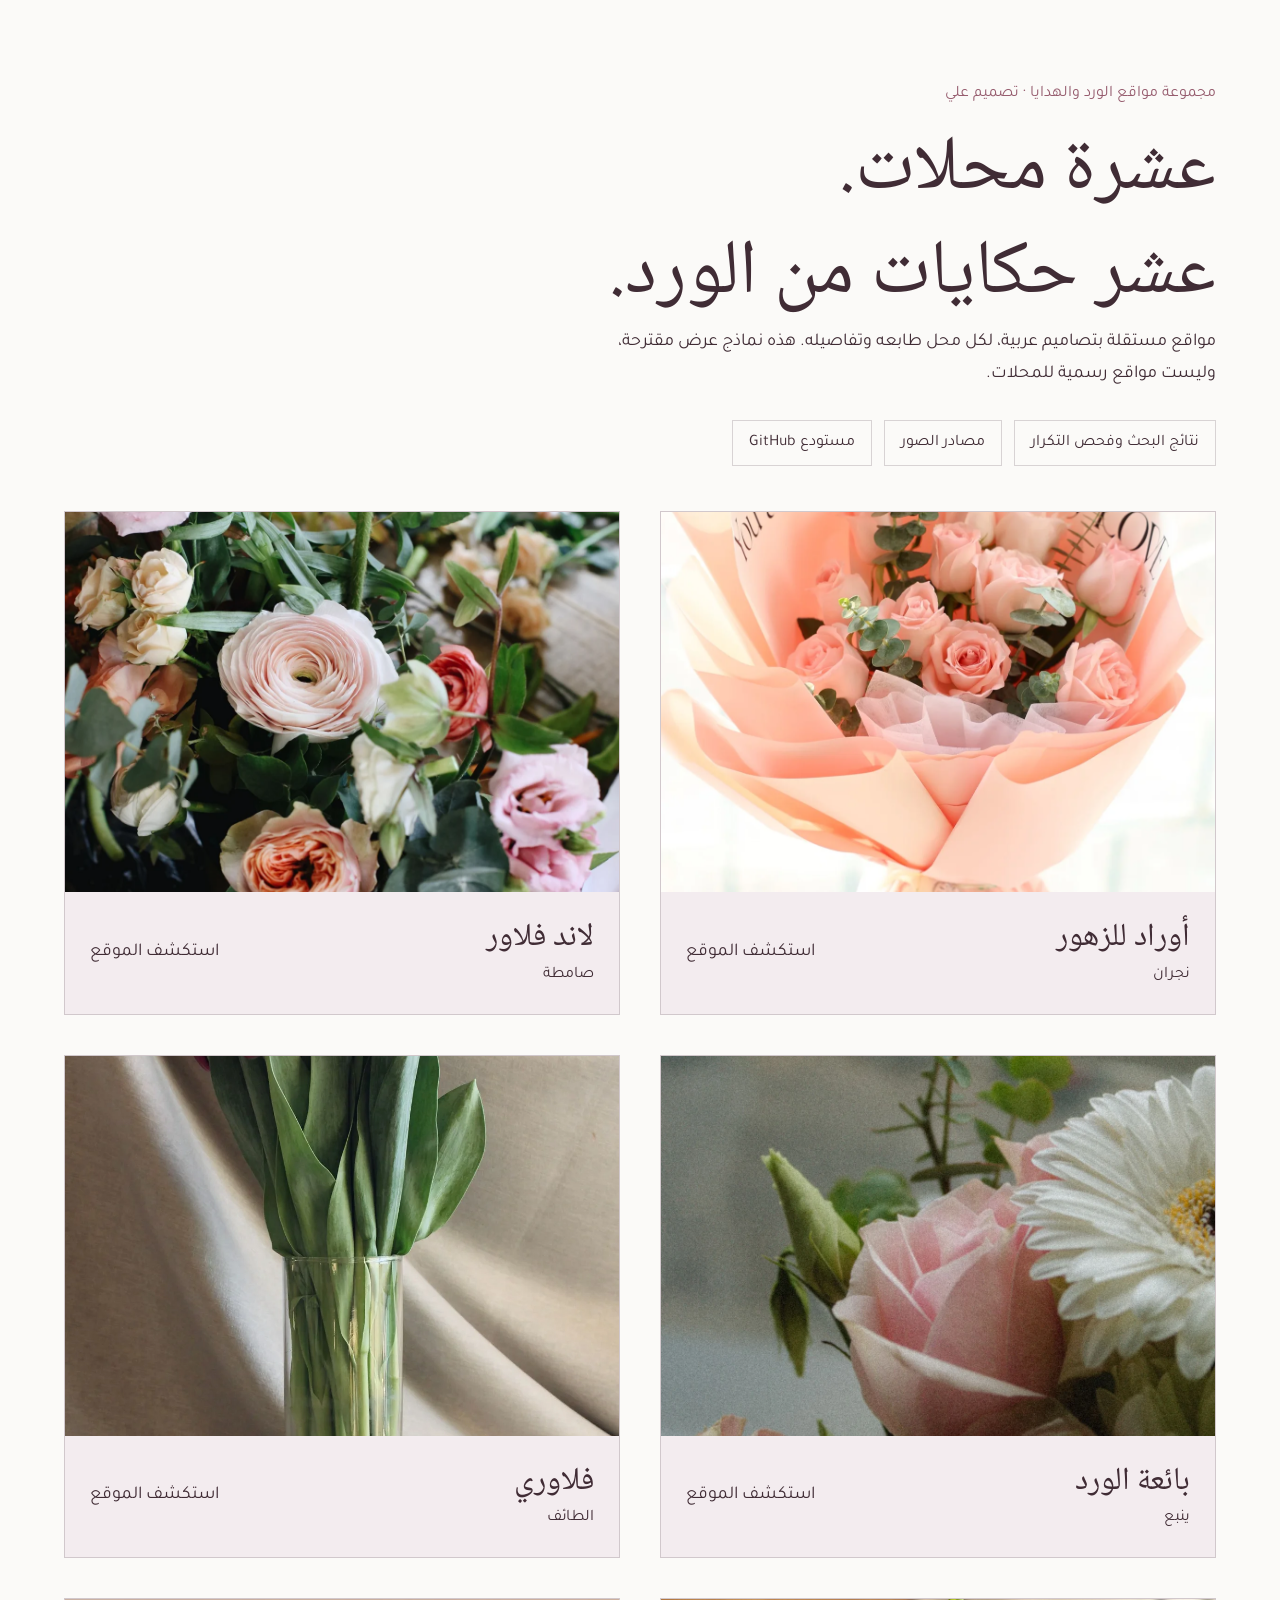
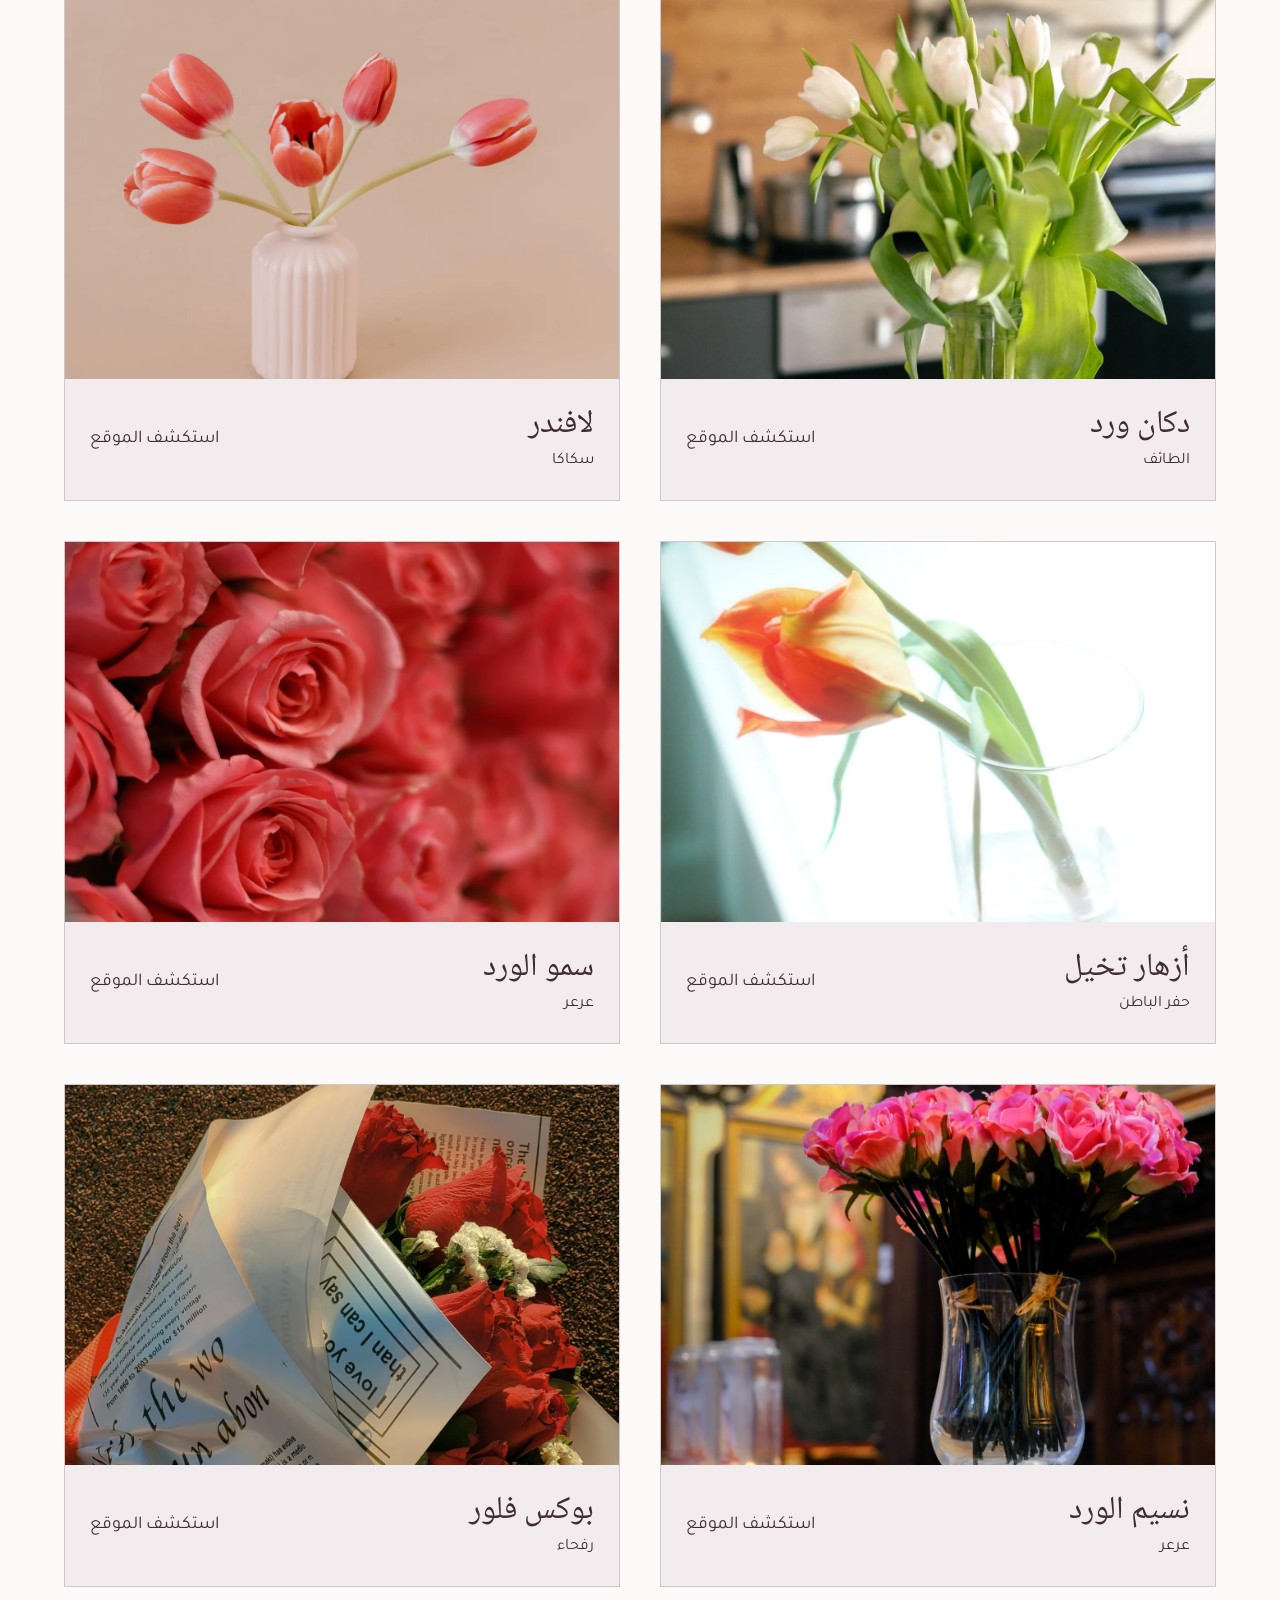
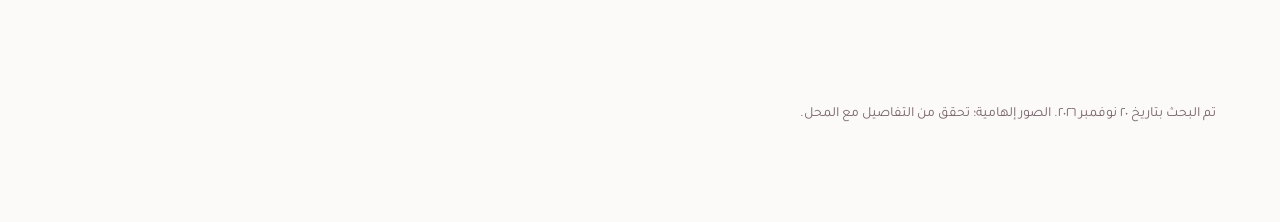
<file: index.html>
<!doctype html><html lang="ar" dir="rtl"><head><meta charset="utf-8"><meta name="viewport" content="width=device-width,initial-scale=1"><meta name="robots" content="noindex,nofollow"><title>عشرة محلات، عشر حكايات | مجموعة مواقع الورد</title><link rel="stylesheet" href="assets/fonts.css"><link rel="stylesheet" href="assets/site.css"><link rel="icon" href="assets/favicon.svg"></head><body style="--paper:#fbfaf8;--ink:#402c35;--accent:#965c6e;--wash:#f3ecef;--muted:#78646d;--line:#402c3530"><header class="wrap catalog-head"><p class="mini">مجموعة مواقع الورد والهدايا · تصميم علي</p><h1>عشرة محلات.<br>عشر حكايات من الورد.</h1><p>مواقع مستقلة بتصاميم عربية، لكل محل طابعه وتفاصيله. هذه نماذج عرض مقترحة، وليست مواقع رسمية للمحلات.</p><div class="index-toolbar"><a href="research.html">نتائج البحث وفحص التكرار</a><a href="credits.html">مصادر الصور</a><a href="https://github.com/az212z/saudi-floral-atelier-ten-20261120">مستودع GitHub</a></div></header><main class="wrap catalog-grid"><a class="catalog-card" href="awrad-najran/"><img src="assets/floral-0.webp" alt="معاينة إلهامية لموقع أوراد للزهور" width="1000" height="700" loading="lazy"><div class="info"><div><h2>أوراد للزهور</h2><p>نجران</p></div><span>استكشف الموقع</span></div></a><a class="catalog-card" href="land-flower-samitah/"><img src="assets/floral-7.webp" alt="معاينة إلهامية لموقع لاند فلاور" width="1000" height="700" loading="lazy"><div class="info"><div><h2>لاند فلاور</h2><p>صامطة</p></div><span>استكشف الموقع</span></div></a><a class="catalog-card" href="flower-seller-yanbu/"><img src="assets/floral-13.webp" alt="معاينة إلهامية لموقع بائعة الورد" width="1000" height="700" loading="lazy"><div class="info"><div><h2>بائعة الورد</h2><p>ينبع</p></div><span>استكشف الموقع</span></div></a><a class="catalog-card" href="flowery-taif/"><img src="assets/floral-4.webp" alt="معاينة إلهامية لموقع فلاوري" width="1000" height="700" loading="lazy"><div class="info"><div><h2>فلاوري</h2><p>الطائف</p></div><span>استكشف الموقع</span></div></a><a class="catalog-card" href="dokan-ward-taif/"><img src="assets/floral-5.webp" alt="معاينة إلهامية لموقع دكان ورد" width="1000" height="700" loading="lazy"><div class="info"><div><h2>دكان ورد</h2><p>الطائف</p></div><span>استكشف الموقع</span></div></a><a class="catalog-card" href="lavender-sakaka/"><img src="assets/floral-6.webp" alt="معاينة إلهامية لموقع لافندر" width="1000" height="700" loading="lazy"><div class="info"><div><h2>لافندر</h2><p>سكاكا</p></div><span>استكشف الموقع</span></div></a><a class="catalog-card" href="takhayal-flowers-hafr/"><img src="assets/floral-12.webp" alt="معاينة إلهامية لموقع أزهار تخيل" width="1000" height="700" loading="lazy"><div class="info"><div><h2>أزهار تخيل</h2><p>حفر الباطن</p></div><span>استكشف الموقع</span></div></a><a class="catalog-card" href="sumuw-flowers-arar/"><img src="assets/floral-2.webp" alt="معاينة إلهامية لموقع سمو الورد" width="1000" height="700" loading="lazy"><div class="info"><div><h2>سمو الورد</h2><p>عرعر</p></div><span>استكشف الموقع</span></div></a><a class="catalog-card" href="naseem-flowers-arar/"><img src="assets/floral-3.webp" alt="معاينة إلهامية لموقع نسيم الورد" width="1000" height="700" loading="lazy"><div class="info"><div><h2>نسيم الورد</h2><p>عرعر</p></div><span>استكشف الموقع</span></div></a><a class="catalog-card" href="box-flower-rafha/"><img src="assets/floral-8.webp" alt="معاينة إلهامية لموقع بوكس فلور" width="1000" height="700" loading="lazy"><div class="info"><div><h2>بوكس فلور</h2><p>رفحاء</p></div><span>استكشف الموقع</span></div></a></main><footer class="footer wrap">تم البحث بتاريخ ٢٠ نوفمبر ٢٠٢٦. الصور إلهامية؛ تحقق من التفاصيل مع المحل.</footer></body></html>
</file>
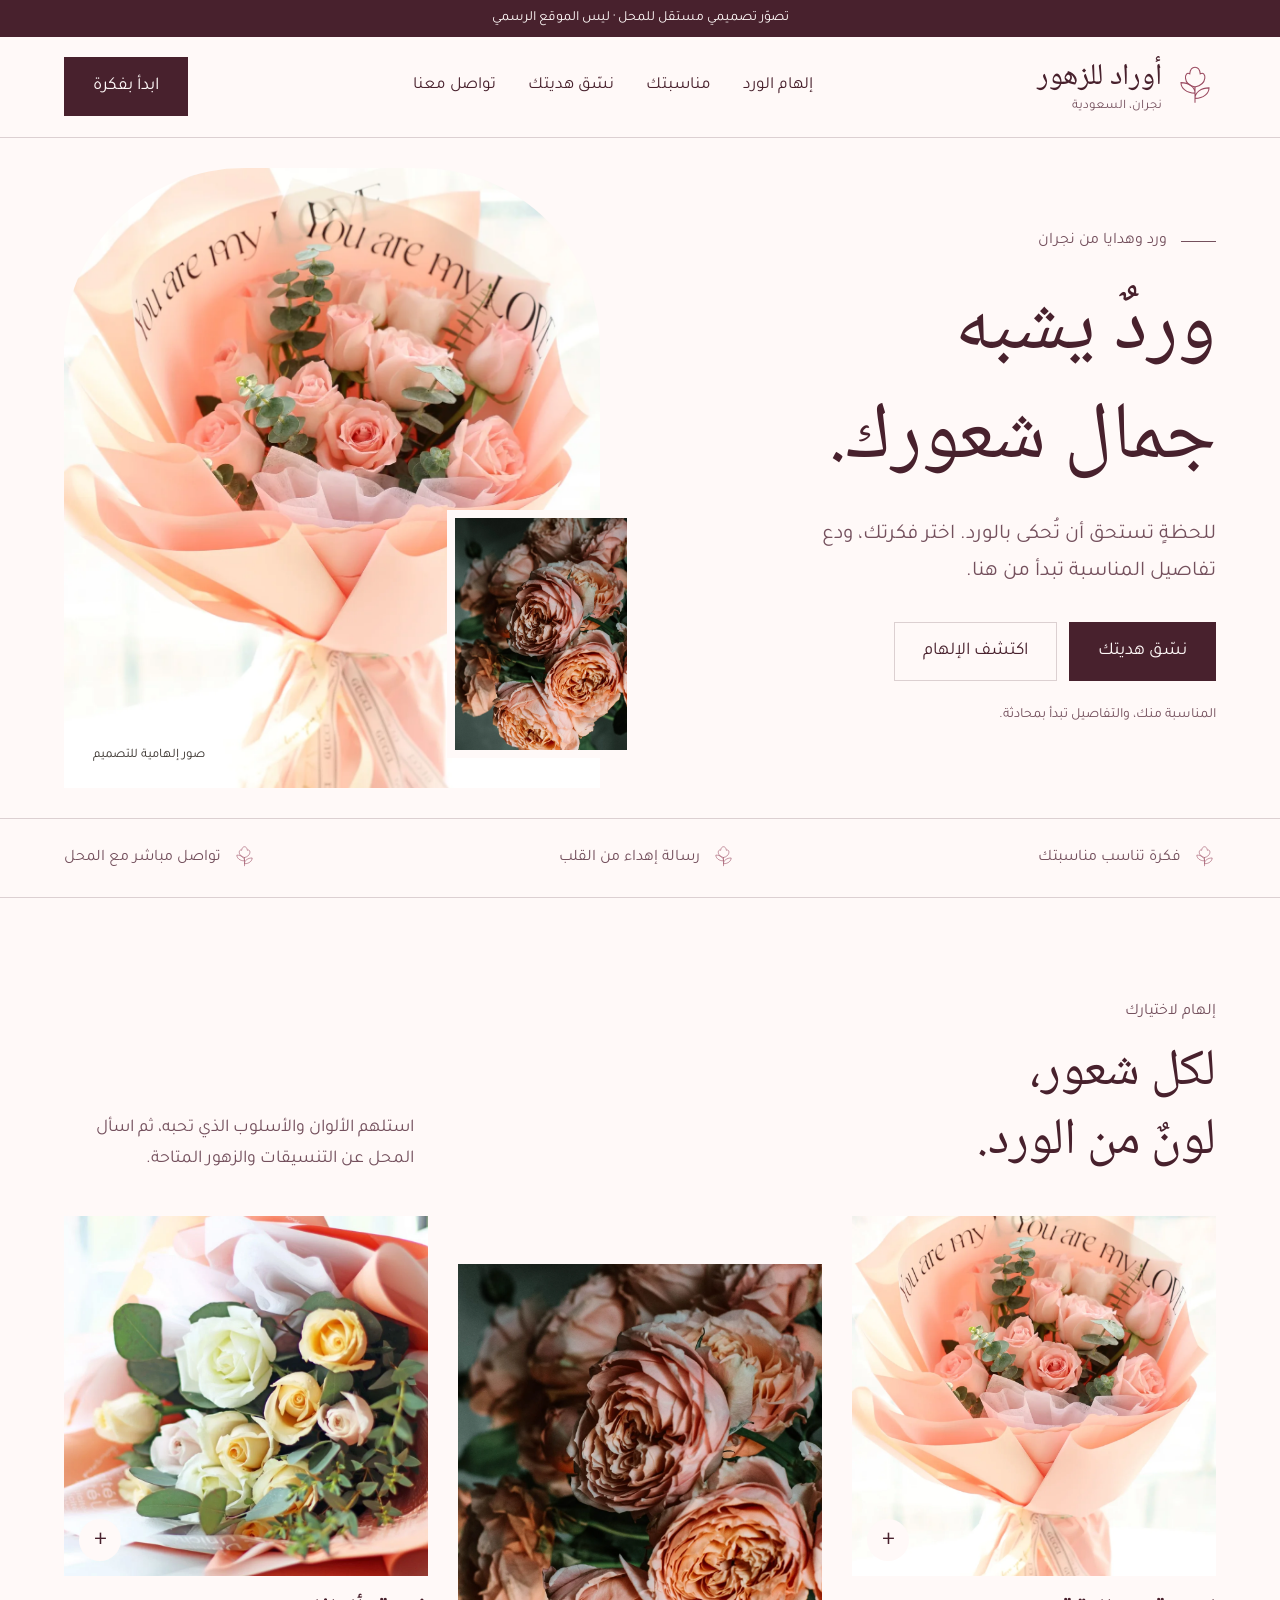
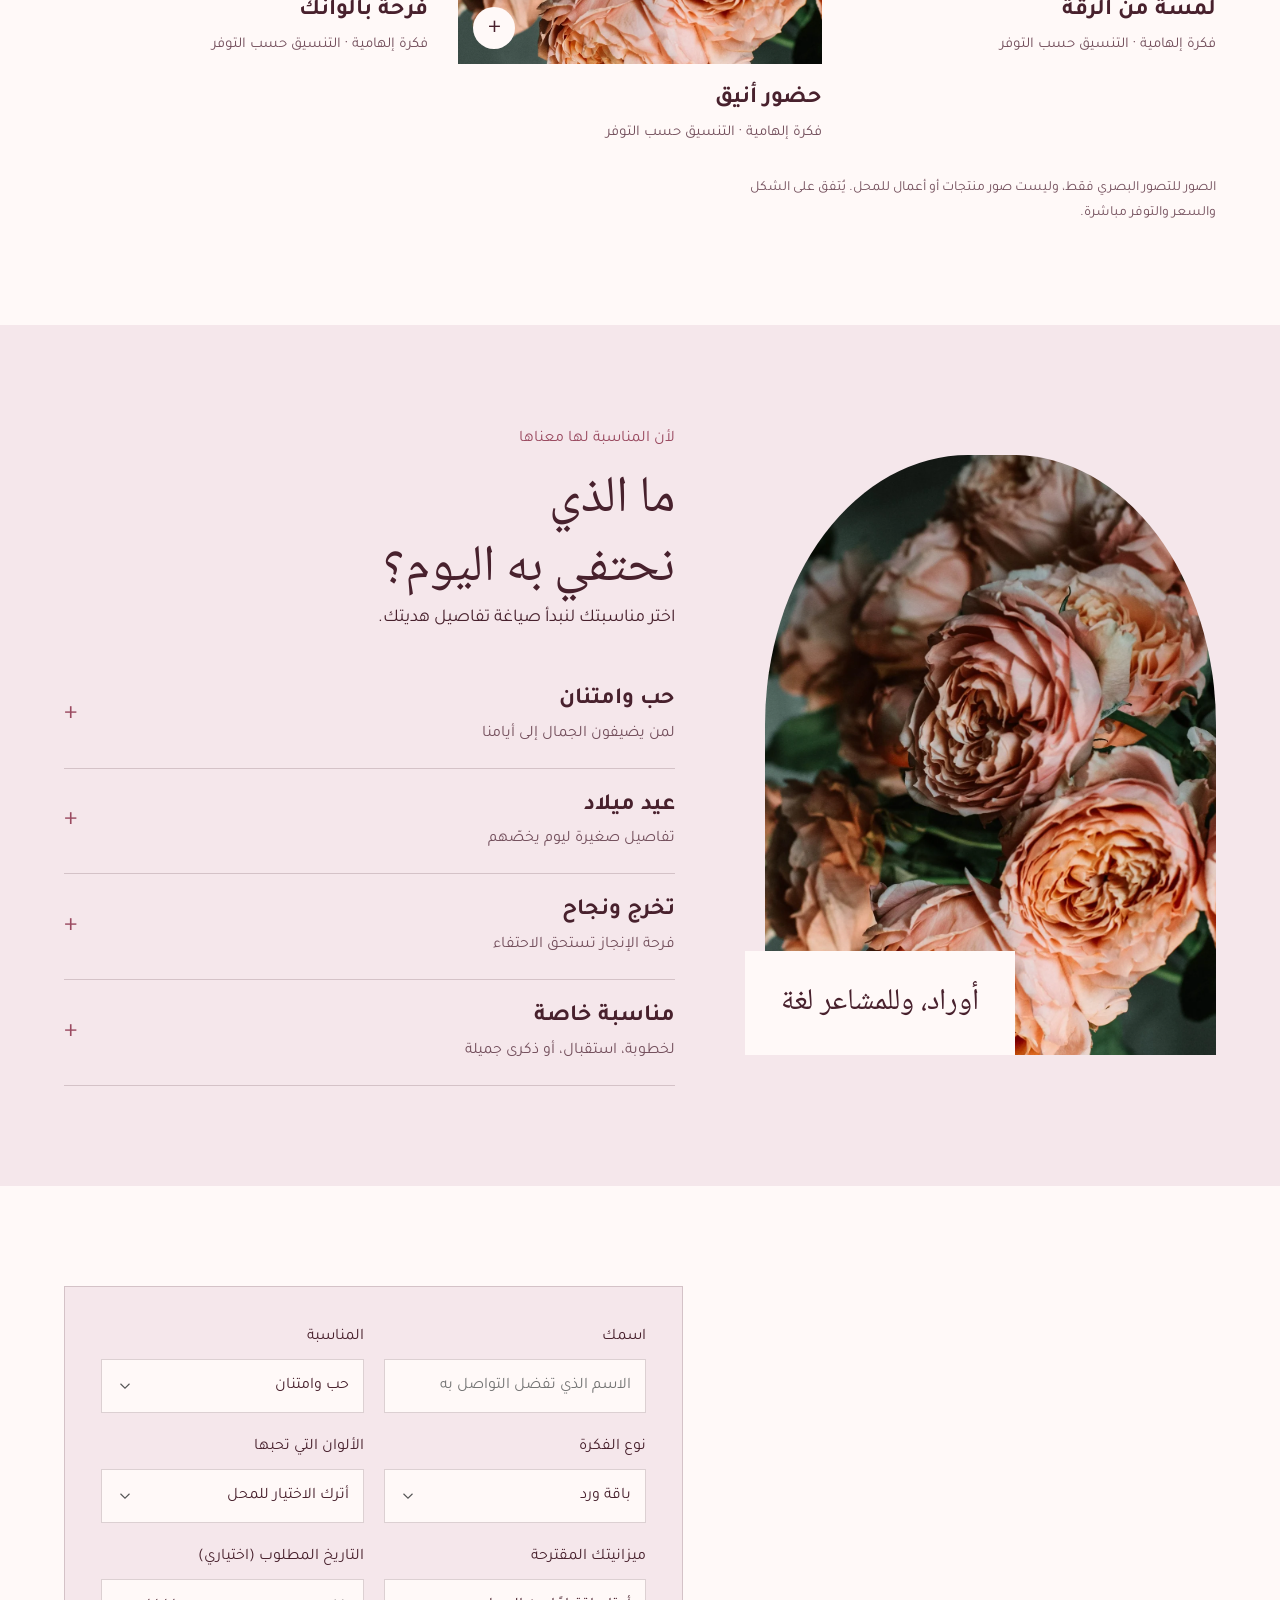
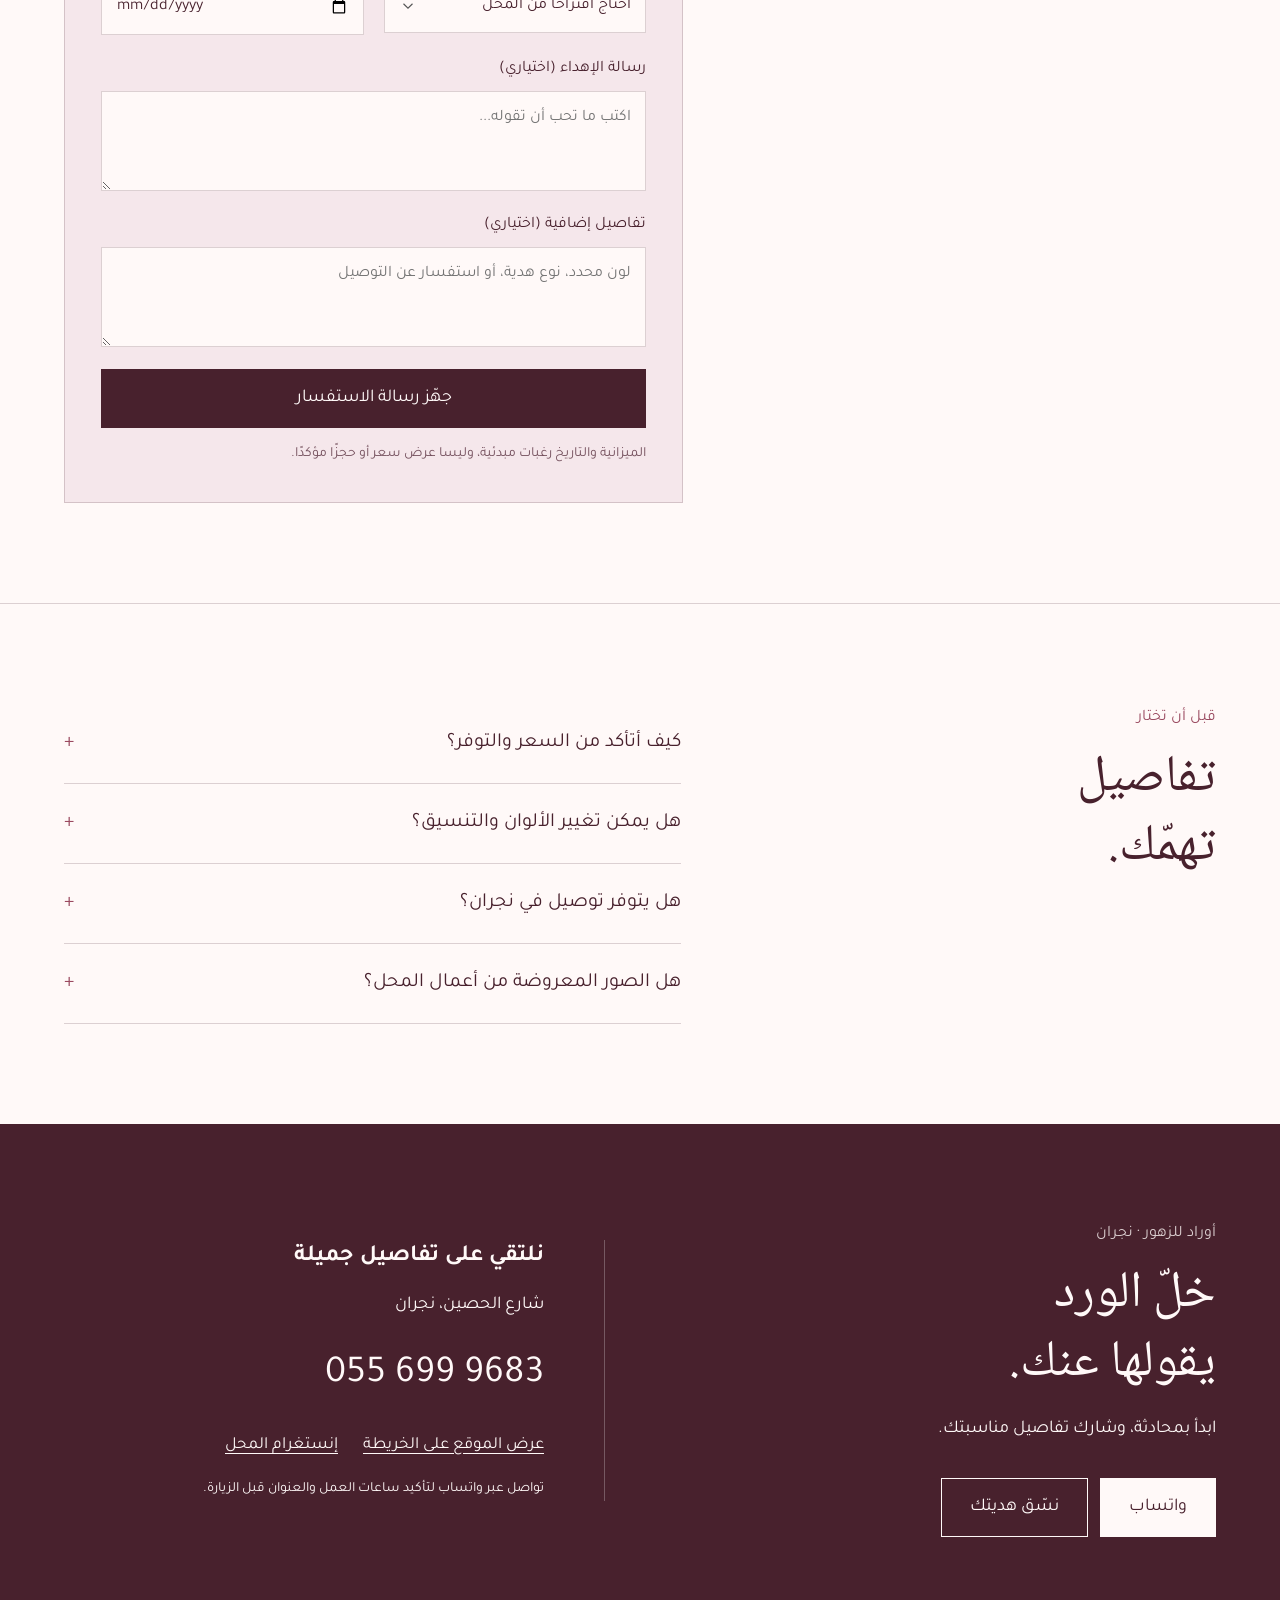
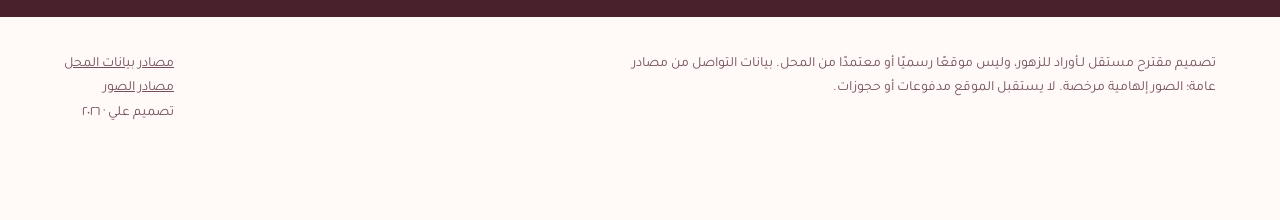
<file: awrad-najran/index.html>
<!doctype html><html lang="ar" dir="rtl"><head><meta charset="utf-8"><meta name="viewport" content="width=device-width,initial-scale=1"><meta name="theme-color" content="#fff9f8"><meta name="robots" content="noindex,nofollow"><title>أوراد للزهور | ورد وهدايا في نجران</title><meta name="description" content="تصور تصميمي مستقل لـأوراد للزهور في نجران. أفكار للورد والهدايا وتنسيق استفسارك عبر وسائل التواصل المنشورة."><meta property="og:title" content="أوراد للزهور | ورد وهدايا في نجران"><meta property="og:description" content="تصور تصميمي مستقل، ليس الموقع الرسمي للمحل."><meta property="og:type" content="website"><meta property="og:image" content="https://az212z.github.io/saudi-floral-atelier-ten-20261120/assets/floral-0.webp"><meta property="og:url" content="https://az212z.github.io/saudi-floral-atelier-ten-20261120/awrad-najran/"><link rel="icon" href="../assets/favicon.svg" type="image/svg+xml"><link rel="stylesheet" href="../assets/fonts.css"><link rel="stylesheet" href="../assets/site.css"><link rel="preload" as="image" href="../assets/floral-0.webp"><script defer src="../assets/site.js"></script></head><body style="--paper:#fff9f8;--ink:#48212d;--accent:#9a4a60;--wash:#f5e7eb;--muted:#74505d;--line:#48212d30"><a class="skip" href="#main">تجاوز إلى المحتوى</a><div class="notice">تصوّر تصميمي مستقل للمحل · ليس الموقع الرسمي</div><header class="header"><div class="wrap navrow"><a class="brand" href="./" aria-label="أوراد للزهور الرئيسية"><svg aria-hidden="true" viewBox="0 0 48 48" fill="none" stroke-width="1.2"><path d="M24 42V23M24 31c-10 0-16-6-16-12 9 0 16 5 16 12Zm0 6c10 0 16-6 16-12-9 0-16 5-16 12Z"/><path d="M24 24C9 21 12 5 18 9c1-10 11-10 12 0 7-4 9 12-6 15Z"/></svg><span><span class="wordmark">أوراد للزهور</span><span class="city">نجران، السعودية</span></span></a><button class="menu-toggle" aria-controls="navigation" aria-expanded="false">القائمة</button><nav id="navigation" aria-label="التنقل الرئيسي"><a href="#collection">إلهام الورد</a><a href="#occasions">مناسبتك</a><a href="#inquiry">نسّق هديتك</a><a href="#contact">تواصل معنا</a></nav><a class="navcta" href="#inquiry">ابدأ بفكرة</a></div></header><main id="main"><section class="hero hero-split" aria-labelledby="hero-title"><div class="wrap hero-inner"><div class="hero-copy"><div class="location">ورد وهدايا من نجران</div><h1 id="hero-title">وردٌ يشبه<br>جمال شعورك.</h1><p>للحظةٍ تستحق أن تُحكى بالورد. اختر فكرتك، ودع تفاصيل المناسبة تبدأ من هنا.</p><div class="actions"><a class="button" href="#inquiry">نسّق هديتك</a><a class="button secondary" href="#collection">اكتشف الإلهام</a></div><p class="hero-note">المناسبة منك، والتفاصيل تبدأ بمحادثة.</p></div><figure class="hero-image"><img src="../assets/floral-0.webp" alt="صورة إلهامية للورد والزهور" width="1200" height="1600" fetchpriority="high"><div class="hero-side"><img src="../assets/floral-9.webp" alt="تفاصيل زهرية إلهامية" width="500" height="600"></div><figcaption>صور إلهامية للتصميم</figcaption></figure></div></section><div class="signature"><div class="wrap"><span><svg aria-hidden="true" viewBox="0 0 48 48" fill="none" stroke-width="1.2"><path d="M24 42V23M24 31c-10 0-16-6-16-12 9 0 16 5 16 12Zm0 6c10 0 16-6 16-12-9 0-16 5-16 12Z"/><path d="M24 24C9 21 12 5 18 9c1-10 11-10 12 0 7-4 9 12-6 15Z"/></svg>فكرة تناسب مناسبتك</span><span><svg aria-hidden="true" viewBox="0 0 48 48" fill="none" stroke-width="1.2"><path d="M24 42V23M24 31c-10 0-16-6-16-12 9 0 16 5 16 12Zm0 6c10 0 16-6 16-12-9 0-16 5-16 12Z"/><path d="M24 24C9 21 12 5 18 9c1-10 11-10 12 0 7-4 9 12-6 15Z"/></svg>رسالة إهداء من القلب</span><span><svg aria-hidden="true" viewBox="0 0 48 48" fill="none" stroke-width="1.2"><path d="M24 42V23M24 31c-10 0-16-6-16-12 9 0 16 5 16 12Zm0 6c10 0 16-6 16-12-9 0-16 5-16 12Z"/><path d="M24 24C9 21 12 5 18 9c1-10 11-10 12 0 7-4 9 12-6 15Z"/></svg>تواصل مباشر مع المحل</span></div></div>
<section class="section wrap" id="collection"><div class="section-heading"><div><p class="mini">إلهام لاختيارك</p><h2>لكل شعور،<br>لونٌ من الورد.</h2></div><p>استلهم الألوان والأسلوب الذي تحبه، ثم اسأل المحل عن التنسيقات والزهور المتاحة.</p></div><div class="gallery"><figure><button type="button" data-gallery="لمسة من الرقة" aria-label="تكبير صورة لمسة من الرقة"><span class="picture"><img src="../assets/floral-0.webp" alt="تصور إلهامي لتنسيق زهور: لمسة من الرقة" width="800" height="1000" loading="lazy"><span class="zoom" aria-hidden="true">+</span></span></button><figcaption><h3>لمسة من الرقة</h3><small>فكرة إلهامية · التنسيق حسب التوفر</small></figcaption></figure><figure><button type="button" data-gallery="حضور أنيق" aria-label="تكبير صورة حضور أنيق"><span class="picture"><img src="../assets/floral-9.webp" alt="تصور إلهامي لتنسيق زهور: حضور أنيق" width="800" height="1000" loading="lazy"><span class="zoom" aria-hidden="true">+</span></span></button><figcaption><h3>حضور أنيق</h3><small>فكرة إلهامية · التنسيق حسب التوفر</small></figcaption></figure><figure><button type="button" data-gallery="فرحة بألوانك" aria-label="تكبير صورة فرحة بألوانك"><span class="picture"><img src="../assets/floral-1.webp" alt="تصور إلهامي لتنسيق زهور: فرحة بألوانك" width="800" height="1000" loading="lazy"><span class="zoom" aria-hidden="true">+</span></span></button><figcaption><h3>فرحة بألوانك</h3><small>فكرة إلهامية · التنسيق حسب التوفر</small></figcaption></figure></div><p class="small-note">الصور للتصور البصري فقط، وليست صور منتجات أو أعمال للمحل. يُتفق على الشكل والسعر والتوفر مباشرة.</p></section>
<section class="section occasion-section" id="occasions"><div class="wrap occasion-layout"><div class="occasion-photo"><img src="../assets/floral-9.webp" alt="ورد بألوان ملهمة للمناسبات" loading="lazy" width="850" height="1100"><div class="poem">أوراد، وللمشاعر لغة</div></div><div><p class="mini">لأن المناسبة لها معناها</p><h2>ما الذي<br>نحتفي به اليوم؟</h2><p>اختر مناسبتك لنبدأ صياغة تفاصيل هديتك.</p><div class="occasion-list"><button class="occasion" type="button" data-occasion="حب وامتنان"><div><h3>حب وامتنان</h3><span>لمن يضيفون الجمال إلى أيامنا</span></div><b class="plus" aria-hidden="true">+</b></button><button class="occasion" type="button" data-occasion="عيد ميلاد"><div><h3>عيد ميلاد</h3><span>تفاصيل صغيرة ليوم يخصّهم</span></div><b class="plus" aria-hidden="true">+</b></button><button class="occasion" type="button" data-occasion="تخرج ونجاح"><div><h3>تخرج ونجاح</h3><span>فرحة الإنجاز تستحق الاحتفاء</span></div><b class="plus" aria-hidden="true">+</b></button><button class="occasion" type="button" data-occasion="مناسبة خاصة"><div><h3>مناسبة خاصة</h3><span>لخطوبة، استقبال، أو ذكرى جميلة</span></div><b class="plus" aria-hidden="true">+</b></button></div></div></div></section>
<section class="section wrap" id="inquiry"><div class="inquiry-layout"><div class="inquiry-intro"><p class="mini">فكرة على ذوقك</p><h2>هديتك تبدأ<br>بتفاصيلك.</h2><p>اختر المناسبة والألوان والميزانية المقترحة. سنجهّز لك رسالة تراجعها، ثم تفتحها بنفسك في واتساب.</p><div class="card-preview"><svg aria-hidden="true" viewBox="0 0 48 48" fill="none" stroke-width="1.2"><path d="M24 42V23M24 31c-10 0-16-6-16-12 9 0 16 5 16 12Zm0 6c10 0 16-6 16-12-9 0-16 5-16 12Z"/><path d="M24 24C9 21 12 5 18 9c1-10 11-10 12 0 7-4 9 12-6 15Z"/></svg><p id="card-message">بعض المشاعر، يكفيها ورد.</p><small>معاينة رسالة بطاقة الإهداء</small></div><p class="small-note">لا تُحفظ بياناتك في الموقع. إرسال الرسالة والتأكيد يتمان مباشرة مع المحل.</p></div><div><form class="inquiry-form" data-shop="أوراد للزهور" data-phone="966556999683"><div class="form-grid"><label class="field">اسمك<input name="name" required maxlength="80" autocomplete="given-name" placeholder="الاسم الذي تفضّل التواصل به"></label><label class="field">المناسبة<select name="occasion"><option>حب وامتنان</option><option>عيد ميلاد</option><option>تخرج ونجاح</option><option>مناسبة خاصة</option></select></label><label class="field">نوع الفكرة<select name="type"><option>باقة ورد</option><option>ورد مع هدية</option><option>تنسيق في فازة</option><option>تغليف هدية</option><option>تنسيق مناسبة</option></select></label><label class="field">الألوان التي تحبها<select name="color"><option>أترك الاختيار للمحل</option><option>وردي وأبيض</option><option>أحمر كلاسيكي</option><option>ألوان هادئة</option><option>ألوان زاهية</option></select></label><label class="field">ميزانيتك المقترحة<select name="budget"><option>أحتاج اقتراحًا من المحل</option><option>أقل من 150 ريال</option><option>150 إلى 300 ريال</option><option>300 إلى 500 ريال</option><option>أكثر من 500 ريال</option></select></label><label class="field">التاريخ المطلوب (اختياري)<input type="date" name="date"></label><label class="field full">رسالة الإهداء (اختياري)<textarea name="message" maxlength="300" placeholder="اكتب ما تحب أن تقوله..."></textarea></label><label class="field full">تفاصيل إضافية (اختياري)<textarea name="notes" maxlength="700" placeholder="لون محدد، نوع هدية، أو استفسار عن التوصيل"></textarea></label></div><button class="button" type="submit">جهّز رسالة الاستفسار</button><p class="form-note">الميزانية والتاريخ رغبات مبدئية، وليسا عرض سعر أو حجزًا مؤكدًا.</p><noscript><p>لتنسيق الطلب، يرجى <a href="https://wa.me/966556999683?text=%D9%85%D8%B1%D8%AD%D8%A8%D9%8B%D8%A7%D8%8C%20%D8%A3%D8%B1%D8%BA%D8%A8%20%D8%A8%D8%A7%D9%84%D8%A7%D8%B3%D8%AA%D9%81%D8%B3%D8%A7%D8%B1%20%D8%B9%D9%86%20%D8%A7%D9%84%D9%88%D8%B1%D9%88%D8%AF%20%D9%88%D8%A7%D9%84%D9%87%D8%AF%D8%A7%D9%8A%D8%A7%20%D8%A7%D9%84%D9%85%D8%AA%D8%A7%D8%AD%D8%A9." target="_blank" rel="noopener noreferrer">التواصل عبر واتساب</a> أو تفعيل JavaScript لتجهيز الرسالة.</p></noscript></form><section class="draft-panel" hidden tabindex="-1" aria-label="مراجعة رسالة الاستفسار"><h3>راجع رسالتك</h3><p class="draft-text"></p><div class="actions"><a class="button whatsapp-draft" href="https://wa.me/966556999683?text=%D9%85%D8%B1%D8%AD%D8%A8%D9%8B%D8%A7%D8%8C%20%D8%A3%D8%B1%D8%BA%D8%A8%20%D8%A8%D8%A7%D9%84%D8%A7%D8%B3%D8%AA%D9%81%D8%B3%D8%A7%D8%B1%20%D8%B9%D9%86%20%D8%A7%D9%84%D9%88%D8%B1%D9%88%D8%AF%20%D9%88%D8%A7%D9%84%D9%87%D8%AF%D8%A7%D9%8A%D8%A7%20%D8%A7%D9%84%D9%85%D8%AA%D8%A7%D8%AD%D8%A9." target="_blank" rel="noopener noreferrer">افتح في واتساب</a><button type="button" class="button secondary copy-draft">نسخ الرسالة</button></div><p class="status" role="status"></p><p class="form-note">إذا لم يكن الرقم مفعّلًا على واتساب، يمكنك الاتصال بالمحل.</p></section></div></div></section>
<section class="section faq"><div class="wrap faq-layout"><div><p class="mini">قبل أن تختار</p><h2>تفاصيل<br>تهمّك.</h2></div><div><details><summary>كيف أتأكد من السعر والتوفر؟</summary><p>أرسل تفاصيل فكرتك للمحل عبر واتساب. يحدد المحل السعر النهائي والزهور المتاحة وموعد التجهيز قبل تأكيد الطلب.</p></details><details><summary>هل يمكن تغيير الألوان والتنسيق؟</summary><p>اكتب الألوان والأسلوب الذي تفضله في رسالة الاستفسار. إمكانية التنفيذ تعتمد على المواد المتاحة لدى المحل.</p></details><details><summary>هل يتوفر توصيل في نجران؟</summary><p>اسأل المحل عن إمكانية التوصيل لعنوانك، الموعد، والرسوم. لا يمثل اختيار التاريخ تأكيدًا لخدمة التوصيل.</p></details><details><summary>هل الصور المعروضة من أعمال المحل؟</summary><p>الصور إلهامية لعرض التصميم، وليست من أعمال المحل. اطلب صور التنسيقات المتاحة مباشرة قبل تأكيد طلبك.</p></details></div></div></section>
<section class="contact-section" id="contact"><div class="wrap contact-layout"><div><p class="mini">أوراد للزهور · نجران</p><h2>خلّ الورد<br>يقولها عنك.</h2><p>ابدأ بمحادثة، وشارك تفاصيل مناسبتك.</p><div class="actions"><a class="button" href="https://wa.me/966556999683?text=%D9%85%D8%B1%D8%AD%D8%A8%D9%8B%D8%A7%D8%8C%20%D8%A3%D8%B1%D8%BA%D8%A8%20%D8%A8%D8%A7%D9%84%D8%A7%D8%B3%D8%AA%D9%81%D8%B3%D8%A7%D8%B1%20%D8%B9%D9%86%20%D8%A7%D9%84%D9%88%D8%B1%D9%88%D8%AF%20%D9%88%D8%A7%D9%84%D9%87%D8%AF%D8%A7%D9%8A%D8%A7%20%D8%A7%D9%84%D9%85%D8%AA%D8%A7%D8%AD%D8%A9." target="_blank" rel="noopener noreferrer">واتساب</a><a class="button secondary" href="#inquiry">نسّق هديتك</a></div></div><div class="contact-info"><h3>نلتقي على تفاصيل جميلة</h3><p>شارع الحصين، نجران</p><a class="phone" href="https://wa.me/966556999683?text=%D9%85%D8%B1%D8%AD%D8%A8%D9%8B%D8%A7%D8%8C%20%D8%A3%D8%B1%D8%BA%D8%A8%20%D8%A8%D8%A7%D9%84%D8%A7%D8%B3%D8%AA%D9%81%D8%B3%D8%A7%D8%B1%20%D8%B9%D9%86%20%D8%A7%D9%84%D9%88%D8%B1%D9%88%D8%AF%20%D9%88%D8%A7%D9%84%D9%87%D8%AF%D8%A7%D9%8A%D8%A7%20%D8%A7%D9%84%D9%85%D8%AA%D8%A7%D8%AD%D8%A9." target="_blank" rel="noopener noreferrer">055 699 9683</a><div class="social-links"><a href="https://www.google.com/maps/search/?api=1&amp;query=%D8%A3%D9%88%D8%B1%D8%A7%D8%AF%20%D9%84%D9%84%D8%B2%D9%87%D9%88%D8%B1%20%D8%B4%D8%A7%D8%B1%D8%B9%20%D8%A7%D9%84%D8%AD%D8%B5%D9%8A%D9%86%D8%8C%20%D9%86%D8%AC%D8%B1%D8%A7%D9%86" target="_blank" rel="noopener noreferrer">عرض الموقع على الخريطة</a><a href="https://instagram.com/awradnajran" target="_blank" rel="noopener noreferrer">إنستغرام المحل</a></div><p class="small-note">تواصل عبر واتساب لتأكيد ساعات العمل والعنوان قبل الزيارة.</p></div></div></section></main><footer class="footer"><div class="wrap"><p>تصميم مقترح مستقل لـأوراد للزهور، وليس موقعًا رسميًا أو معتمدًا من المحل. بيانات التواصل من مصادر عامة؛ الصور إلهامية مرخصة. لا يستقبل الموقع مدفوعات أو حجوزات.</p><div><a href="../research.html#awrad-najran">مصادر بيانات المحل</a><br><a href="../credits.html">مصادر الصور</a><br><span>تصميم علي · ٢٠٢٦</span></div></div></footer><div class="mobile-cta"><a class="button" href="#inquiry">نسّق هديتك</a><a class="button secondary" href="https://wa.me/966556999683?text=%D9%85%D8%B1%D8%AD%D8%A8%D9%8B%D8%A7%D8%8C%20%D8%A3%D8%B1%D8%BA%D8%A8%20%D8%A8%D8%A7%D9%84%D8%A7%D8%B3%D8%AA%D9%81%D8%B3%D8%A7%D8%B1%20%D8%B9%D9%86%20%D8%A7%D9%84%D9%88%D8%B1%D9%88%D8%AF%20%D9%88%D8%A7%D9%84%D9%87%D8%AF%D8%A7%D9%8A%D8%A7%20%D8%A7%D9%84%D9%85%D8%AA%D8%A7%D8%AD%D8%A9." target="_blank" rel="noopener noreferrer">واتساب</a></div><dialog class="lightbox" aria-label="معرض الإلهام"><button class="close-dialog" type="button">إغلاق الصورة</button><img alt=""><p></p></dialog></body></html>
</file>
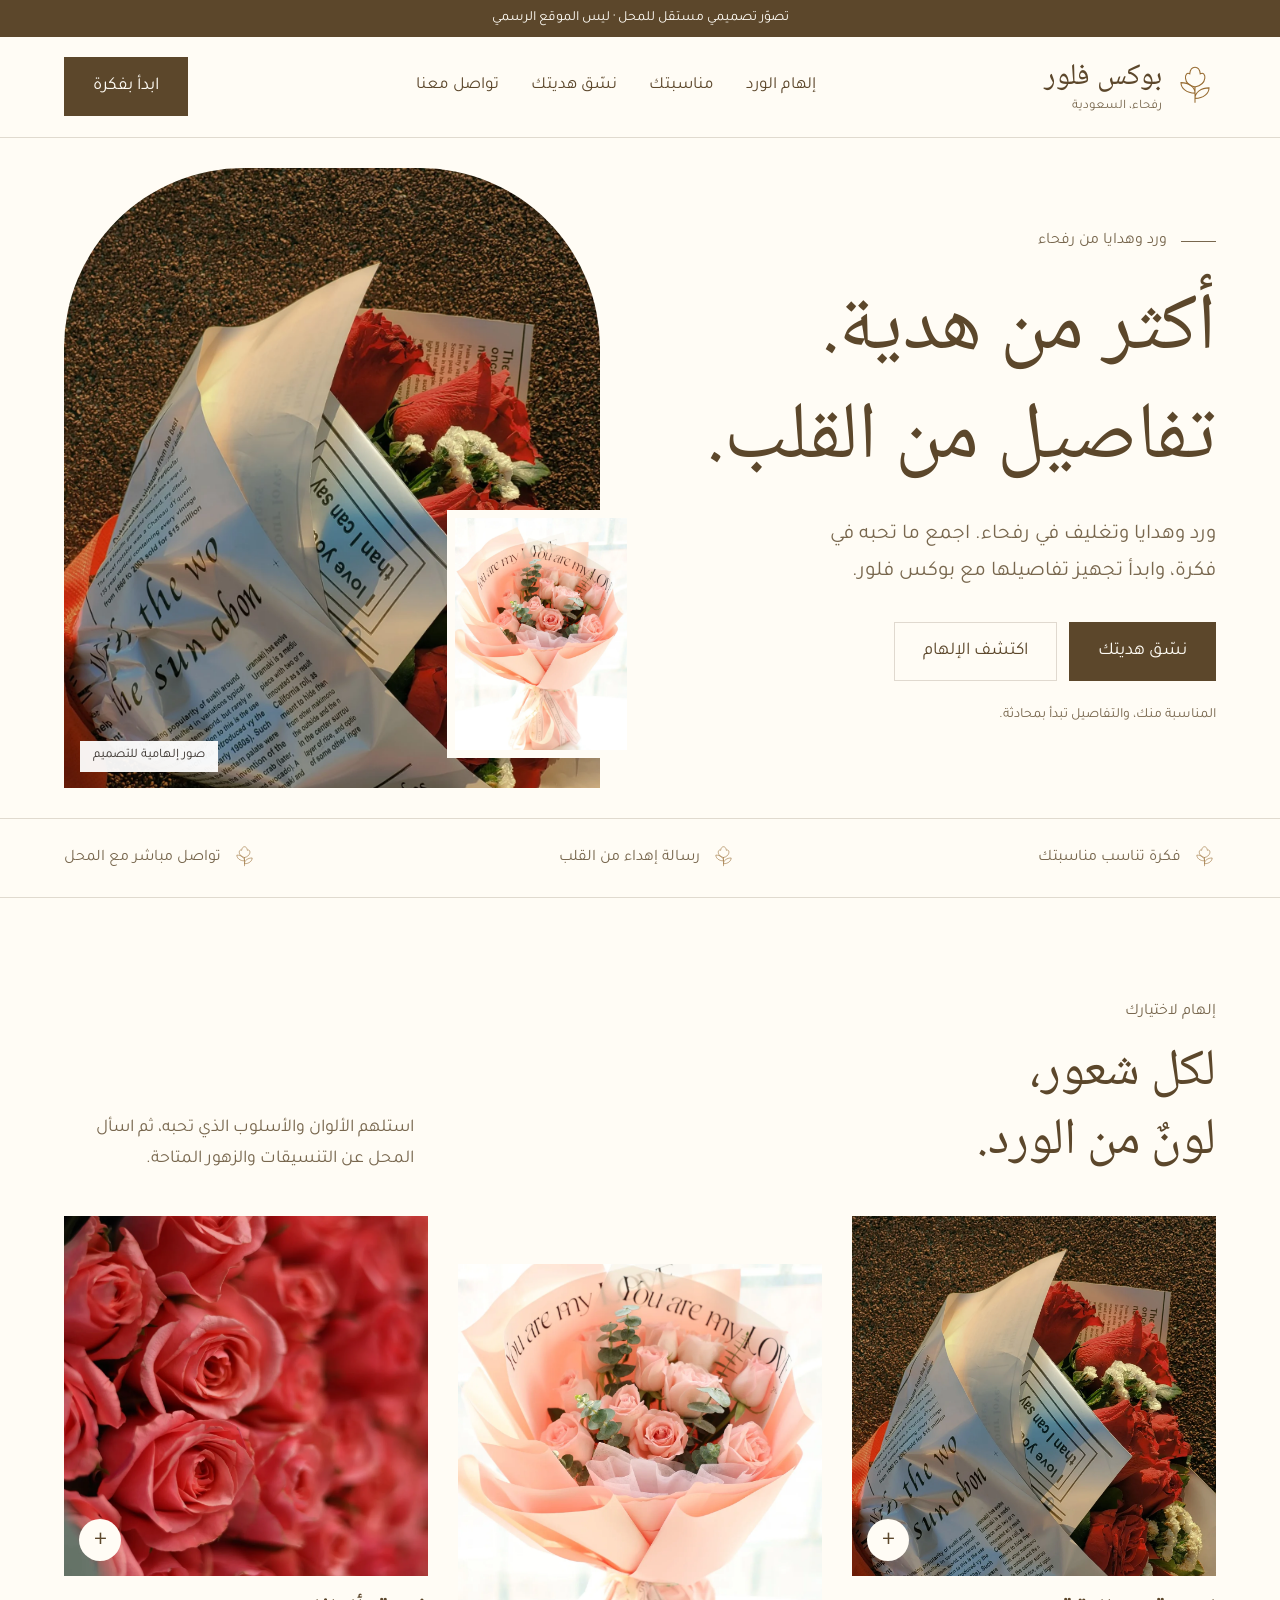
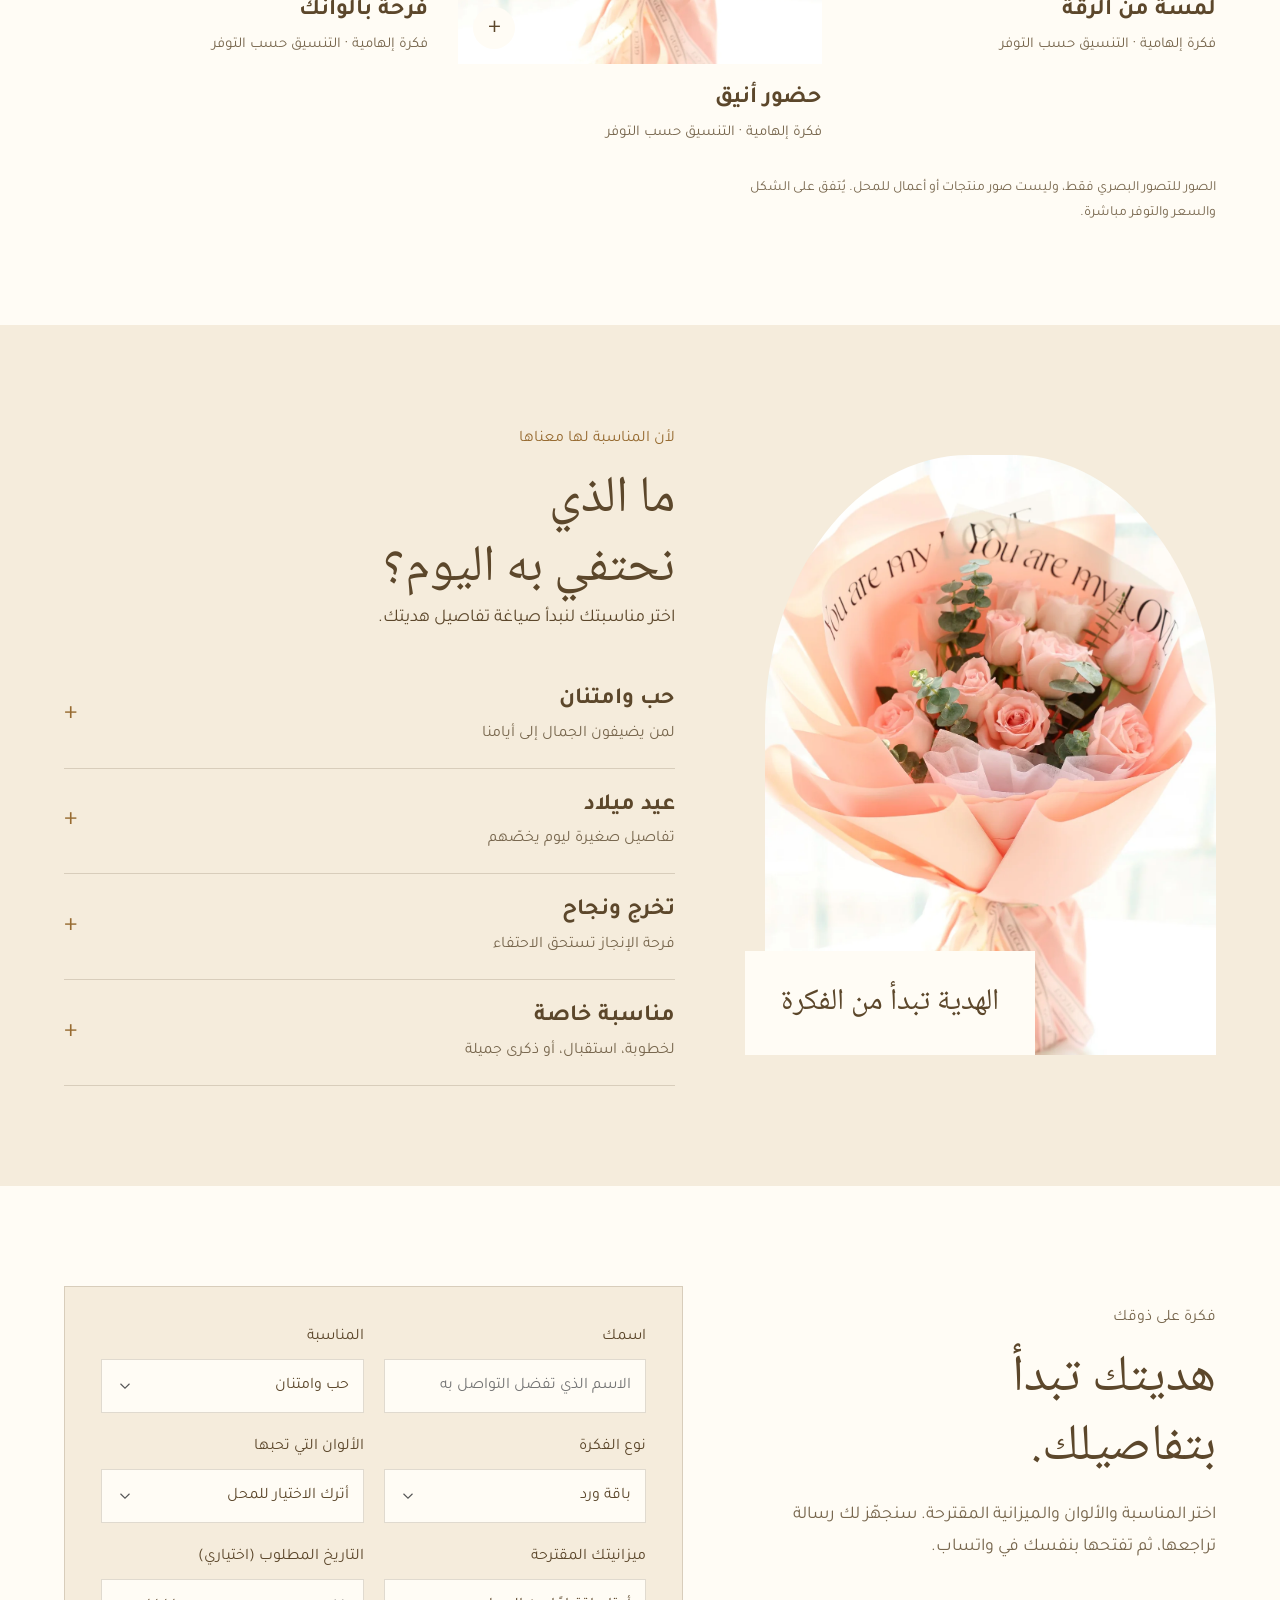
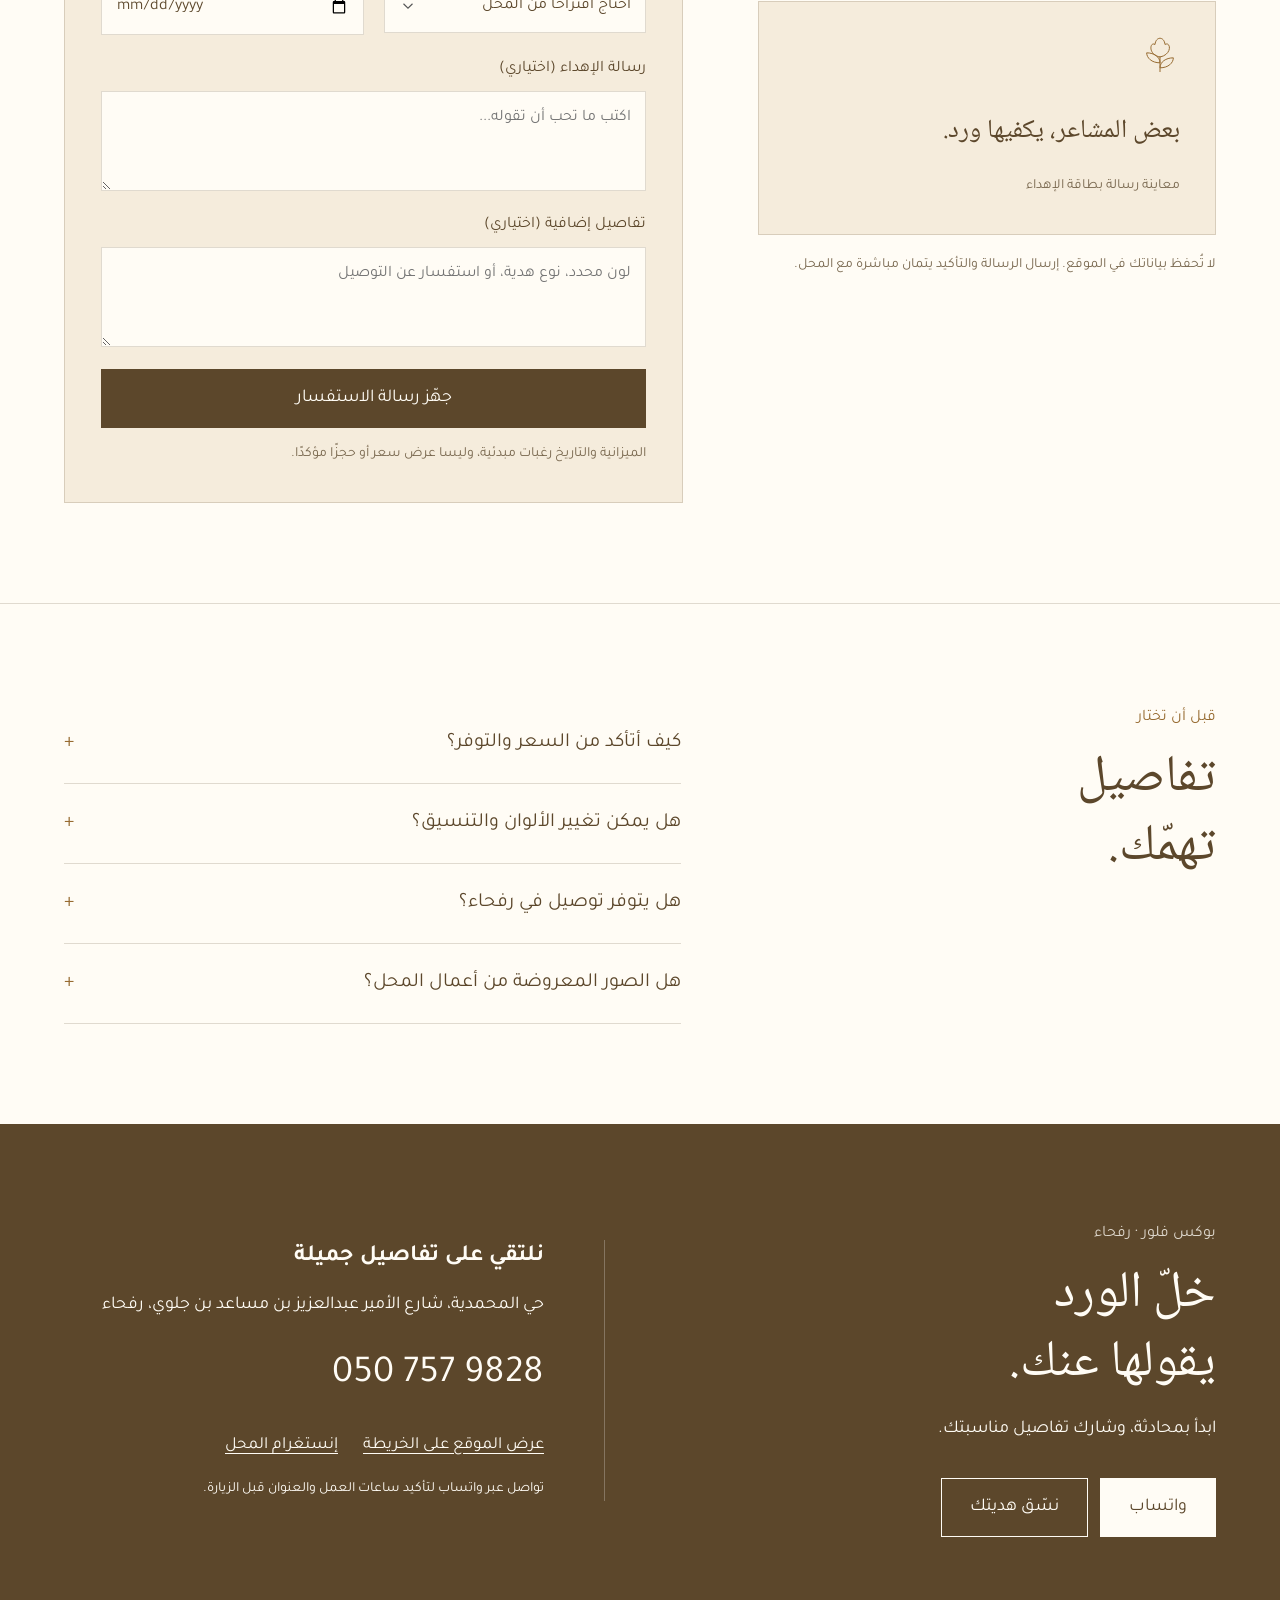
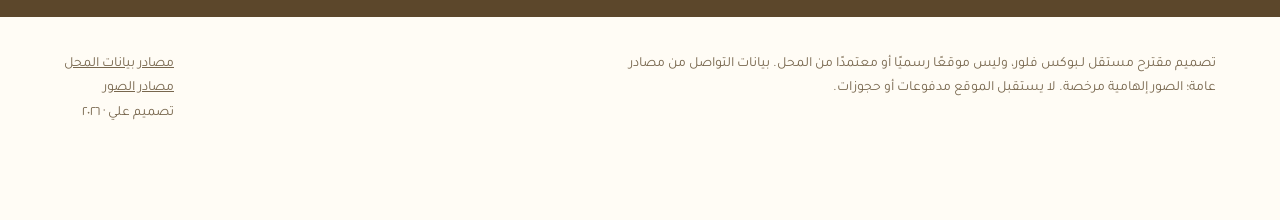
<file: box-flower-rafha/index.html>
<!doctype html><html lang="ar" dir="rtl"><head><meta charset="utf-8"><meta name="viewport" content="width=device-width,initial-scale=1"><meta name="theme-color" content="#fffcf5"><meta name="robots" content="noindex,nofollow"><title>بوكس فلور | ورد وهدايا في رفحاء</title><meta name="description" content="تصور تصميمي مستقل لـبوكس فلور في رفحاء. أفكار للورد والهدايا وتنسيق استفسارك عبر وسائل التواصل المنشورة."><meta property="og:title" content="بوكس فلور | ورد وهدايا في رفحاء"><meta property="og:description" content="تصور تصميمي مستقل، ليس الموقع الرسمي للمحل."><meta property="og:type" content="website"><meta property="og:image" content="https://az212z.github.io/saudi-floral-atelier-ten-20261120/assets/floral-8.webp"><meta property="og:url" content="https://az212z.github.io/saudi-floral-atelier-ten-20261120/box-flower-rafha/"><link rel="icon" href="../assets/favicon.svg" type="image/svg+xml"><link rel="stylesheet" href="../assets/fonts.css"><link rel="stylesheet" href="../assets/site.css"><link rel="preload" as="image" href="../assets/floral-8.webp"><script defer src="../assets/site.js"></script></head><body style="--paper:#fffcf5;--ink:#5c472b;--accent:#976b31;--wash:#f5ecdc;--muted:#78674e;--line:#5c472b30"><a class="skip" href="#main">تجاوز إلى المحتوى</a><div class="notice">تصوّر تصميمي مستقل للمحل · ليس الموقع الرسمي</div><header class="header"><div class="wrap navrow"><a class="brand" href="./" aria-label="بوكس فلور الرئيسية"><svg aria-hidden="true" viewBox="0 0 48 48" fill="none" stroke-width="1.2"><path d="M24 42V23M24 31c-10 0-16-6-16-12 9 0 16 5 16 12Zm0 6c10 0 16-6 16-12-9 0-16 5-16 12Z"/><path d="M24 24C9 21 12 5 18 9c1-10 11-10 12 0 7-4 9 12-6 15Z"/></svg><span><span class="wordmark">بوكس فلور</span><span class="city">رفحاء، السعودية</span></span></a><button class="menu-toggle" aria-controls="navigation" aria-expanded="false">القائمة</button><nav id="navigation" aria-label="التنقل الرئيسي"><a href="#collection">إلهام الورد</a><a href="#occasions">مناسبتك</a><a href="#inquiry">نسّق هديتك</a><a href="#contact">تواصل معنا</a></nav><a class="navcta" href="#inquiry">ابدأ بفكرة</a></div></header><main id="main"><section class="hero hero-split" aria-labelledby="hero-title"><div class="wrap hero-inner"><div class="hero-copy"><div class="location">ورد وهدايا من رفحاء</div><h1 id="hero-title">أكثر من هدية.<br>تفاصيل من القلب.</h1><p>ورد وهدايا وتغليف في رفحاء. اجمع ما تحبه في فكرة، وابدأ تجهيز تفاصيلها مع بوكس فلور.</p><div class="actions"><a class="button" href="#inquiry">نسّق هديتك</a><a class="button secondary" href="#collection">اكتشف الإلهام</a></div><p class="hero-note">المناسبة منك، والتفاصيل تبدأ بمحادثة.</p></div><figure class="hero-image"><img src="../assets/floral-8.webp" alt="صورة إلهامية للورد والزهور" width="1200" height="1600" fetchpriority="high"><div class="hero-side"><img src="../assets/floral-0.webp" alt="تفاصيل زهرية إلهامية" width="500" height="600"></div><figcaption>صور إلهامية للتصميم</figcaption></figure></div></section><div class="signature"><div class="wrap"><span><svg aria-hidden="true" viewBox="0 0 48 48" fill="none" stroke-width="1.2"><path d="M24 42V23M24 31c-10 0-16-6-16-12 9 0 16 5 16 12Zm0 6c10 0 16-6 16-12-9 0-16 5-16 12Z"/><path d="M24 24C9 21 12 5 18 9c1-10 11-10 12 0 7-4 9 12-6 15Z"/></svg>فكرة تناسب مناسبتك</span><span><svg aria-hidden="true" viewBox="0 0 48 48" fill="none" stroke-width="1.2"><path d="M24 42V23M24 31c-10 0-16-6-16-12 9 0 16 5 16 12Zm0 6c10 0 16-6 16-12-9 0-16 5-16 12Z"/><path d="M24 24C9 21 12 5 18 9c1-10 11-10 12 0 7-4 9 12-6 15Z"/></svg>رسالة إهداء من القلب</span><span><svg aria-hidden="true" viewBox="0 0 48 48" fill="none" stroke-width="1.2"><path d="M24 42V23M24 31c-10 0-16-6-16-12 9 0 16 5 16 12Zm0 6c10 0 16-6 16-12-9 0-16 5-16 12Z"/><path d="M24 24C9 21 12 5 18 9c1-10 11-10 12 0 7-4 9 12-6 15Z"/></svg>تواصل مباشر مع المحل</span></div></div>
<section class="section wrap" id="collection"><div class="section-heading"><div><p class="mini">إلهام لاختيارك</p><h2>لكل شعور،<br>لونٌ من الورد.</h2></div><p>استلهم الألوان والأسلوب الذي تحبه، ثم اسأل المحل عن التنسيقات والزهور المتاحة.</p></div><div class="gallery"><figure><button type="button" data-gallery="لمسة من الرقة" aria-label="تكبير صورة لمسة من الرقة"><span class="picture"><img src="../assets/floral-8.webp" alt="تصور إلهامي لتنسيق زهور: لمسة من الرقة" width="800" height="1000" loading="lazy"><span class="zoom" aria-hidden="true">+</span></span></button><figcaption><h3>لمسة من الرقة</h3><small>فكرة إلهامية · التنسيق حسب التوفر</small></figcaption></figure><figure><button type="button" data-gallery="حضور أنيق" aria-label="تكبير صورة حضور أنيق"><span class="picture"><img src="../assets/floral-0.webp" alt="تصور إلهامي لتنسيق زهور: حضور أنيق" width="800" height="1000" loading="lazy"><span class="zoom" aria-hidden="true">+</span></span></button><figcaption><h3>حضور أنيق</h3><small>فكرة إلهامية · التنسيق حسب التوفر</small></figcaption></figure><figure><button type="button" data-gallery="فرحة بألوانك" aria-label="تكبير صورة فرحة بألوانك"><span class="picture"><img src="../assets/floral-2.webp" alt="تصور إلهامي لتنسيق زهور: فرحة بألوانك" width="800" height="1000" loading="lazy"><span class="zoom" aria-hidden="true">+</span></span></button><figcaption><h3>فرحة بألوانك</h3><small>فكرة إلهامية · التنسيق حسب التوفر</small></figcaption></figure></div><p class="small-note">الصور للتصور البصري فقط، وليست صور منتجات أو أعمال للمحل. يُتفق على الشكل والسعر والتوفر مباشرة.</p></section>
<section class="section occasion-section" id="occasions"><div class="wrap occasion-layout"><div class="occasion-photo"><img src="../assets/floral-0.webp" alt="ورد بألوان ملهمة للمناسبات" loading="lazy" width="850" height="1100"><div class="poem">الهدية تبدأ من الفكرة</div></div><div><p class="mini">لأن المناسبة لها معناها</p><h2>ما الذي<br>نحتفي به اليوم؟</h2><p>اختر مناسبتك لنبدأ صياغة تفاصيل هديتك.</p><div class="occasion-list"><button class="occasion" type="button" data-occasion="حب وامتنان"><div><h3>حب وامتنان</h3><span>لمن يضيفون الجمال إلى أيامنا</span></div><b class="plus" aria-hidden="true">+</b></button><button class="occasion" type="button" data-occasion="عيد ميلاد"><div><h3>عيد ميلاد</h3><span>تفاصيل صغيرة ليوم يخصّهم</span></div><b class="plus" aria-hidden="true">+</b></button><button class="occasion" type="button" data-occasion="تخرج ونجاح"><div><h3>تخرج ونجاح</h3><span>فرحة الإنجاز تستحق الاحتفاء</span></div><b class="plus" aria-hidden="true">+</b></button><button class="occasion" type="button" data-occasion="مناسبة خاصة"><div><h3>مناسبة خاصة</h3><span>لخطوبة، استقبال، أو ذكرى جميلة</span></div><b class="plus" aria-hidden="true">+</b></button></div></div></div></section>
<section class="section wrap" id="inquiry"><div class="inquiry-layout"><div class="inquiry-intro"><p class="mini">فكرة على ذوقك</p><h2>هديتك تبدأ<br>بتفاصيلك.</h2><p>اختر المناسبة والألوان والميزانية المقترحة. سنجهّز لك رسالة تراجعها، ثم تفتحها بنفسك في واتساب.</p><div class="card-preview"><svg aria-hidden="true" viewBox="0 0 48 48" fill="none" stroke-width="1.2"><path d="M24 42V23M24 31c-10 0-16-6-16-12 9 0 16 5 16 12Zm0 6c10 0 16-6 16-12-9 0-16 5-16 12Z"/><path d="M24 24C9 21 12 5 18 9c1-10 11-10 12 0 7-4 9 12-6 15Z"/></svg><p id="card-message">بعض المشاعر، يكفيها ورد.</p><small>معاينة رسالة بطاقة الإهداء</small></div><p class="small-note">لا تُحفظ بياناتك في الموقع. إرسال الرسالة والتأكيد يتمان مباشرة مع المحل.</p></div><div><form class="inquiry-form" data-shop="بوكس فلور" data-phone="966507579828"><div class="form-grid"><label class="field">اسمك<input name="name" required maxlength="80" autocomplete="given-name" placeholder="الاسم الذي تفضّل التواصل به"></label><label class="field">المناسبة<select name="occasion"><option>حب وامتنان</option><option>عيد ميلاد</option><option>تخرج ونجاح</option><option>مناسبة خاصة</option></select></label><label class="field">نوع الفكرة<select name="type"><option>باقة ورد</option><option>ورد مع هدية</option><option>تنسيق في فازة</option><option>تغليف هدية</option><option>تنسيق مناسبة</option></select></label><label class="field">الألوان التي تحبها<select name="color"><option>أترك الاختيار للمحل</option><option>وردي وأبيض</option><option>أحمر كلاسيكي</option><option>ألوان هادئة</option><option>ألوان زاهية</option></select></label><label class="field">ميزانيتك المقترحة<select name="budget"><option>أحتاج اقتراحًا من المحل</option><option>أقل من 150 ريال</option><option>150 إلى 300 ريال</option><option>300 إلى 500 ريال</option><option>أكثر من 500 ريال</option></select></label><label class="field">التاريخ المطلوب (اختياري)<input type="date" name="date"></label><label class="field full">رسالة الإهداء (اختياري)<textarea name="message" maxlength="300" placeholder="اكتب ما تحب أن تقوله..."></textarea></label><label class="field full">تفاصيل إضافية (اختياري)<textarea name="notes" maxlength="700" placeholder="لون محدد، نوع هدية، أو استفسار عن التوصيل"></textarea></label></div><button class="button" type="submit">جهّز رسالة الاستفسار</button><p class="form-note">الميزانية والتاريخ رغبات مبدئية، وليسا عرض سعر أو حجزًا مؤكدًا.</p><noscript><p>لتنسيق الطلب، يرجى <a href="https://wa.me/966507579828?text=%D9%85%D8%B1%D8%AD%D8%A8%D9%8B%D8%A7%D8%8C%20%D8%A3%D8%B1%D8%BA%D8%A8%20%D8%A8%D8%A7%D9%84%D8%A7%D8%B3%D8%AA%D9%81%D8%B3%D8%A7%D8%B1%20%D8%B9%D9%86%20%D8%A7%D9%84%D9%88%D8%B1%D9%88%D8%AF%20%D9%88%D8%A7%D9%84%D9%87%D8%AF%D8%A7%D9%8A%D8%A7%20%D8%A7%D9%84%D9%85%D8%AA%D8%A7%D8%AD%D8%A9." target="_blank" rel="noopener noreferrer">التواصل عبر واتساب</a> أو تفعيل JavaScript لتجهيز الرسالة.</p></noscript></form><section class="draft-panel" hidden tabindex="-1" aria-label="مراجعة رسالة الاستفسار"><h3>راجع رسالتك</h3><p class="draft-text"></p><div class="actions"><a class="button whatsapp-draft" href="https://wa.me/966507579828?text=%D9%85%D8%B1%D8%AD%D8%A8%D9%8B%D8%A7%D8%8C%20%D8%A3%D8%B1%D8%BA%D8%A8%20%D8%A8%D8%A7%D9%84%D8%A7%D8%B3%D8%AA%D9%81%D8%B3%D8%A7%D8%B1%20%D8%B9%D9%86%20%D8%A7%D9%84%D9%88%D8%B1%D9%88%D8%AF%20%D9%88%D8%A7%D9%84%D9%87%D8%AF%D8%A7%D9%8A%D8%A7%20%D8%A7%D9%84%D9%85%D8%AA%D8%A7%D8%AD%D8%A9." target="_blank" rel="noopener noreferrer">افتح في واتساب</a><button type="button" class="button secondary copy-draft">نسخ الرسالة</button></div><p class="status" role="status"></p><p class="form-note">إذا لم يكن الرقم مفعّلًا على واتساب، يمكنك الاتصال بالمحل.</p></section></div></div></section>
<section class="section faq"><div class="wrap faq-layout"><div><p class="mini">قبل أن تختار</p><h2>تفاصيل<br>تهمّك.</h2></div><div><details><summary>كيف أتأكد من السعر والتوفر؟</summary><p>أرسل تفاصيل فكرتك للمحل عبر واتساب. يحدد المحل السعر النهائي والزهور المتاحة وموعد التجهيز قبل تأكيد الطلب.</p></details><details><summary>هل يمكن تغيير الألوان والتنسيق؟</summary><p>اكتب الألوان والأسلوب الذي تفضله في رسالة الاستفسار. إمكانية التنفيذ تعتمد على المواد المتاحة لدى المحل.</p></details><details><summary>هل يتوفر توصيل في رفحاء؟</summary><p>اسأل المحل عن إمكانية التوصيل لعنوانك، الموعد، والرسوم. لا يمثل اختيار التاريخ تأكيدًا لخدمة التوصيل.</p></details><details><summary>هل الصور المعروضة من أعمال المحل؟</summary><p>الصور إلهامية لعرض التصميم، وليست من أعمال المحل. اطلب صور التنسيقات المتاحة مباشرة قبل تأكيد طلبك.</p></details></div></div></section>
<section class="contact-section" id="contact"><div class="wrap contact-layout"><div><p class="mini">بوكس فلور · رفحاء</p><h2>خلّ الورد<br>يقولها عنك.</h2><p>ابدأ بمحادثة، وشارك تفاصيل مناسبتك.</p><div class="actions"><a class="button" href="https://wa.me/966507579828?text=%D9%85%D8%B1%D8%AD%D8%A8%D9%8B%D8%A7%D8%8C%20%D8%A3%D8%B1%D8%BA%D8%A8%20%D8%A8%D8%A7%D9%84%D8%A7%D8%B3%D8%AA%D9%81%D8%B3%D8%A7%D8%B1%20%D8%B9%D9%86%20%D8%A7%D9%84%D9%88%D8%B1%D9%88%D8%AF%20%D9%88%D8%A7%D9%84%D9%87%D8%AF%D8%A7%D9%8A%D8%A7%20%D8%A7%D9%84%D9%85%D8%AA%D8%A7%D8%AD%D8%A9." target="_blank" rel="noopener noreferrer">واتساب</a><a class="button secondary" href="#inquiry">نسّق هديتك</a></div></div><div class="contact-info"><h3>نلتقي على تفاصيل جميلة</h3><p>حي المحمدية، شارع الأمير عبدالعزيز بن مساعد بن جلوي، رفحاء</p><a class="phone" href="https://wa.me/966507579828?text=%D9%85%D8%B1%D8%AD%D8%A8%D9%8B%D8%A7%D8%8C%20%D8%A3%D8%B1%D8%BA%D8%A8%20%D8%A8%D8%A7%D9%84%D8%A7%D8%B3%D8%AA%D9%81%D8%B3%D8%A7%D8%B1%20%D8%B9%D9%86%20%D8%A7%D9%84%D9%88%D8%B1%D9%88%D8%AF%20%D9%88%D8%A7%D9%84%D9%87%D8%AF%D8%A7%D9%8A%D8%A7%20%D8%A7%D9%84%D9%85%D8%AA%D8%A7%D8%AD%D8%A9." target="_blank" rel="noopener noreferrer">050 757 9828</a><div class="social-links"><a href="https://maps.yango.com/ar-sa/org/201326028730/" target="_blank" rel="noopener noreferrer">عرض الموقع على الخريطة</a><a href="https://www.instagram.com/flowr_box/" target="_blank" rel="noopener noreferrer">إنستغرام المحل</a></div><p class="small-note">تواصل عبر واتساب لتأكيد ساعات العمل والعنوان قبل الزيارة.</p></div></div></section></main><footer class="footer"><div class="wrap"><p>تصميم مقترح مستقل لـبوكس فلور، وليس موقعًا رسميًا أو معتمدًا من المحل. بيانات التواصل من مصادر عامة؛ الصور إلهامية مرخصة. لا يستقبل الموقع مدفوعات أو حجوزات.</p><div><a href="../research.html#box-flower-rafha">مصادر بيانات المحل</a><br><a href="../credits.html">مصادر الصور</a><br><span>تصميم علي · ٢٠٢٦</span></div></div></footer><div class="mobile-cta"><a class="button" href="#inquiry">نسّق هديتك</a><a class="button secondary" href="https://wa.me/966507579828?text=%D9%85%D8%B1%D8%AD%D8%A8%D9%8B%D8%A7%D8%8C%20%D8%A3%D8%B1%D8%BA%D8%A8%20%D8%A8%D8%A7%D9%84%D8%A7%D8%B3%D8%AA%D9%81%D8%B3%D8%A7%D8%B1%20%D8%B9%D9%86%20%D8%A7%D9%84%D9%88%D8%B1%D9%88%D8%AF%20%D9%88%D8%A7%D9%84%D9%87%D8%AF%D8%A7%D9%8A%D8%A7%20%D8%A7%D9%84%D9%85%D8%AA%D8%A7%D8%AD%D8%A9." target="_blank" rel="noopener noreferrer">واتساب</a></div><dialog class="lightbox" aria-label="معرض الإلهام"><button class="close-dialog" type="button">إغلاق الصورة</button><img alt=""><p></p></dialog></body></html>
</file>
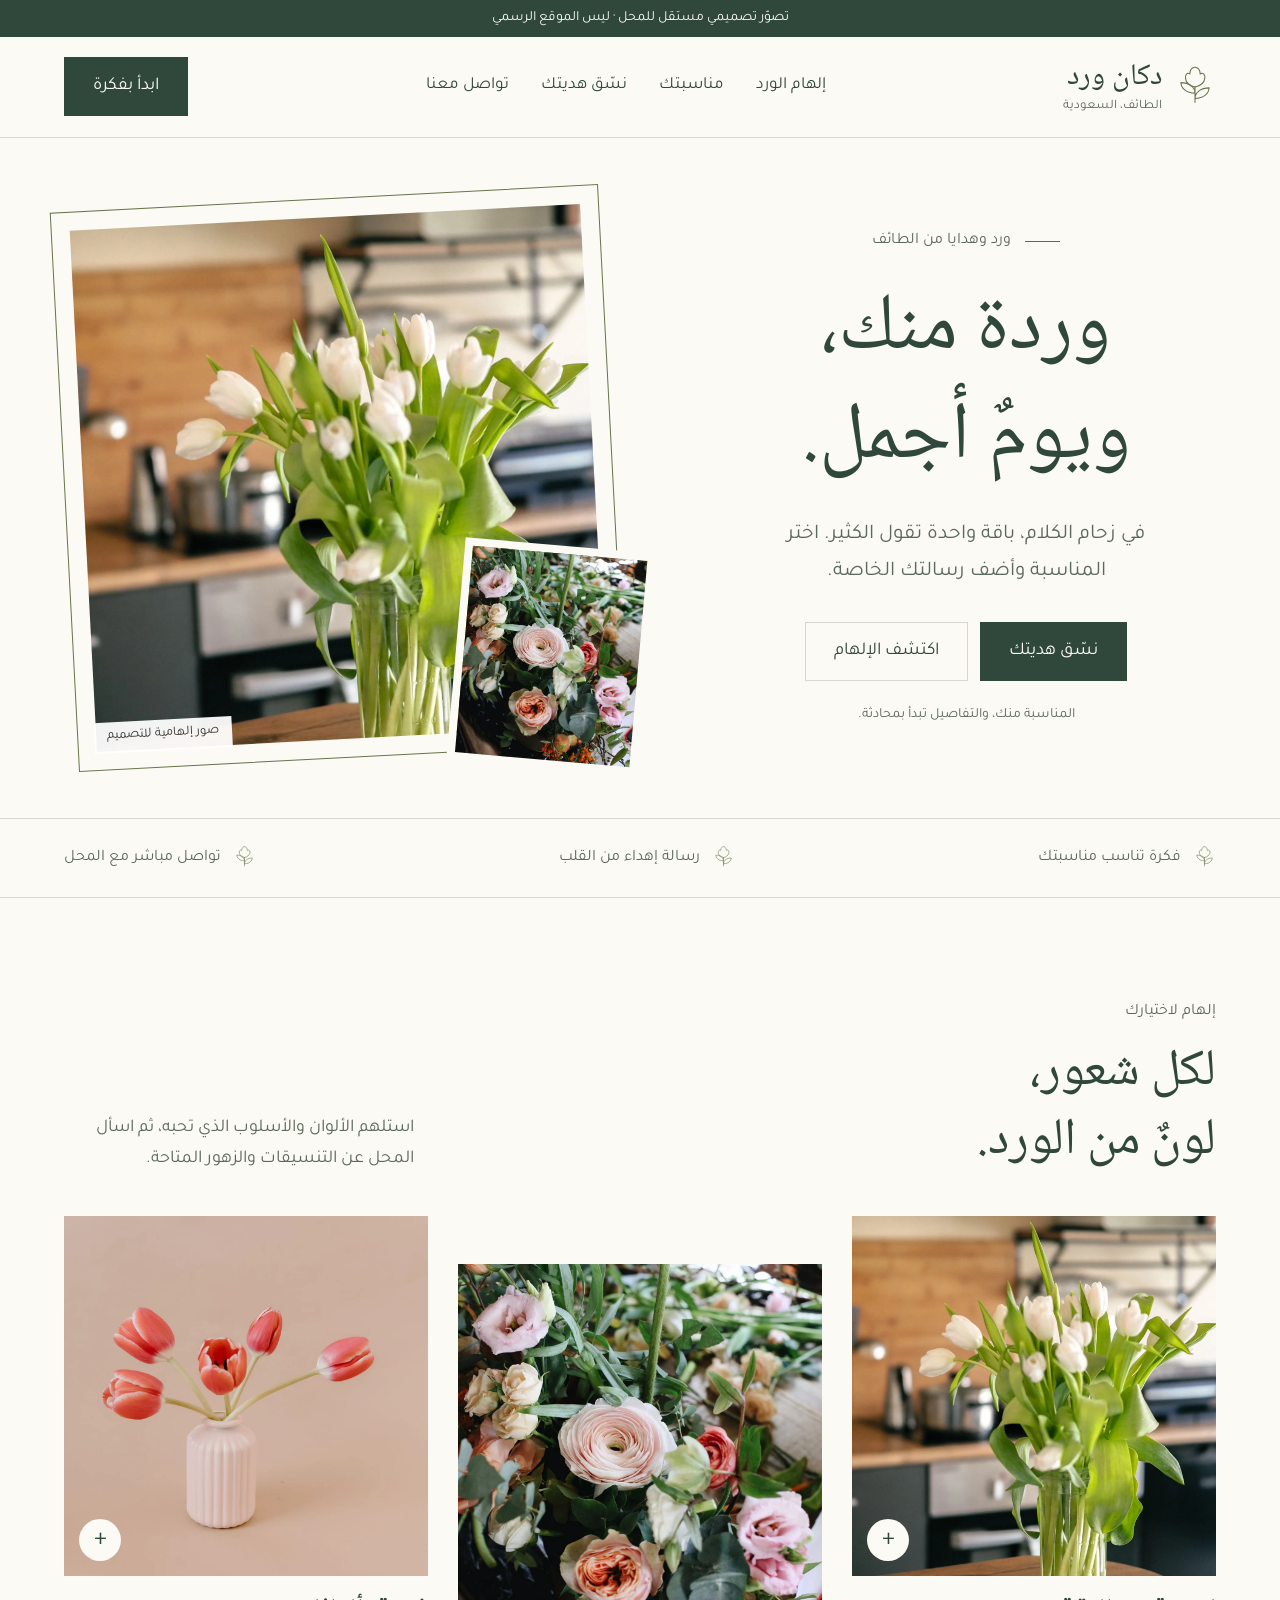
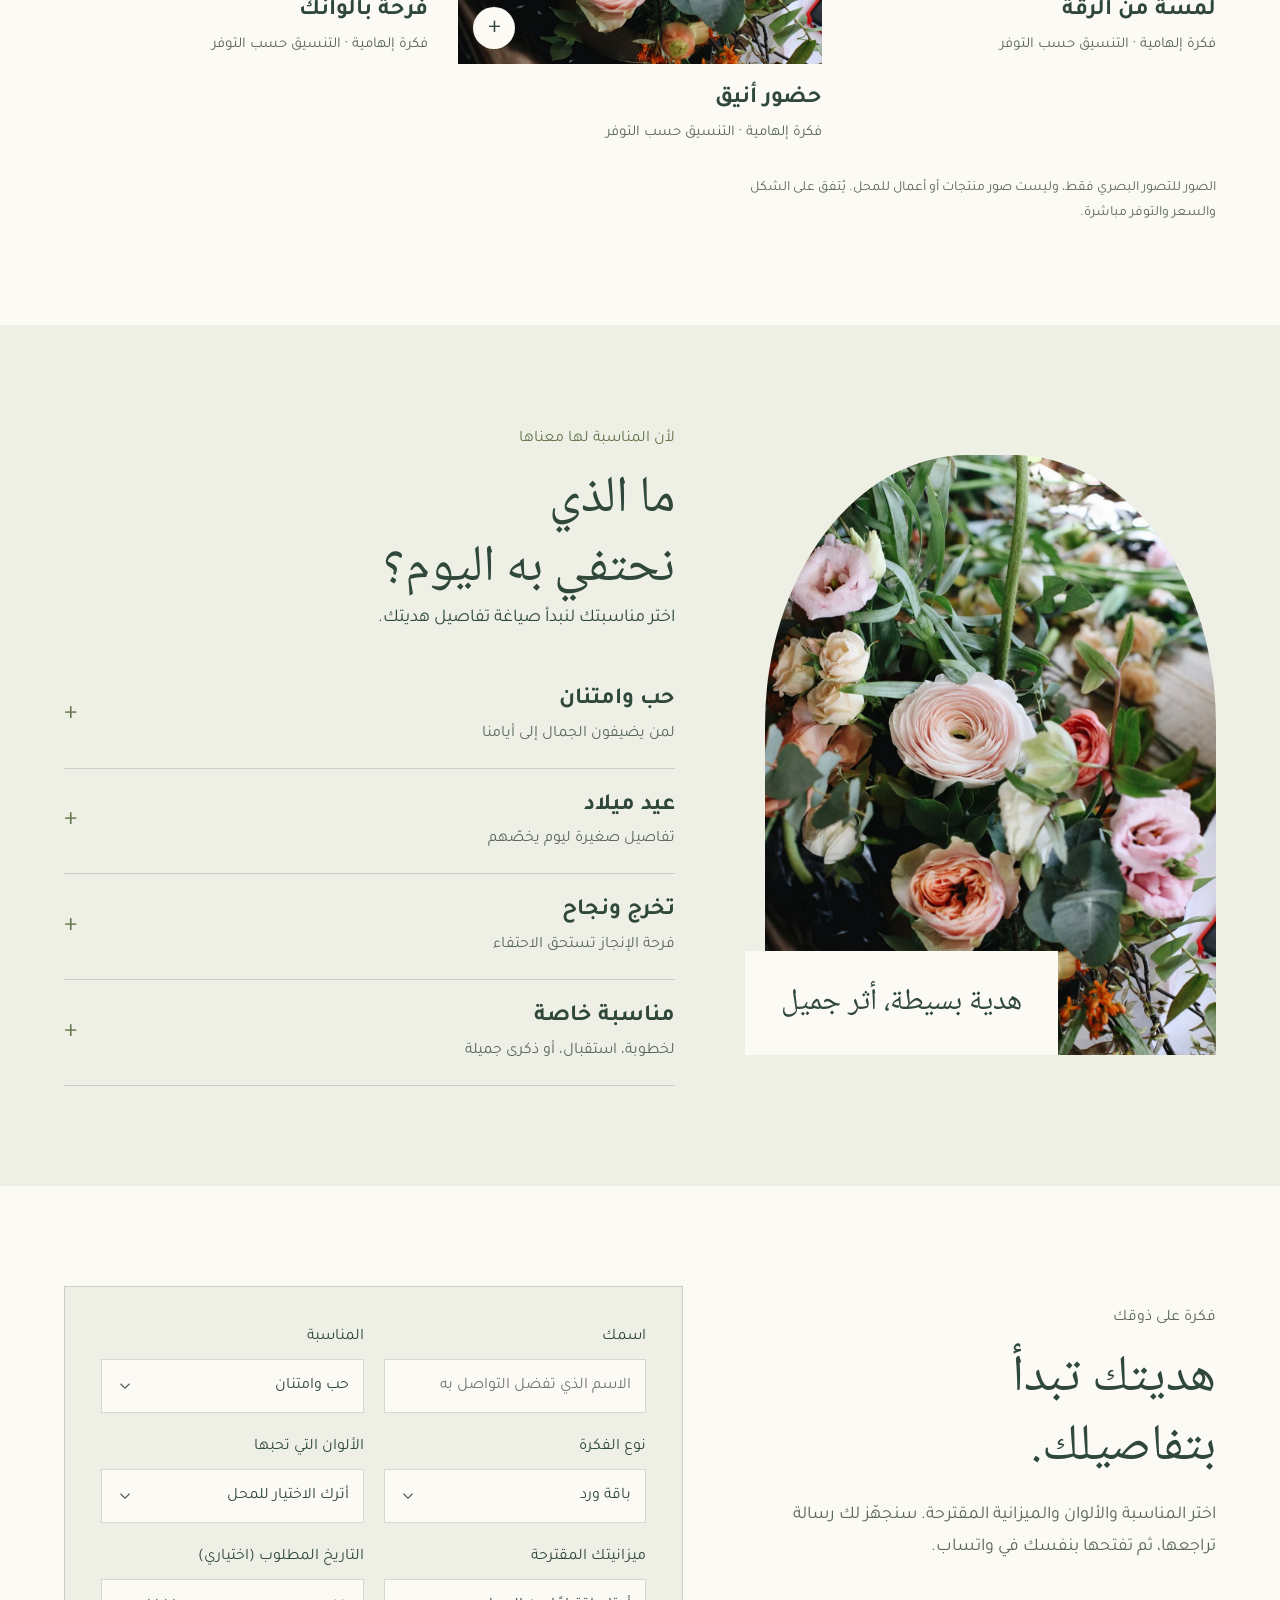
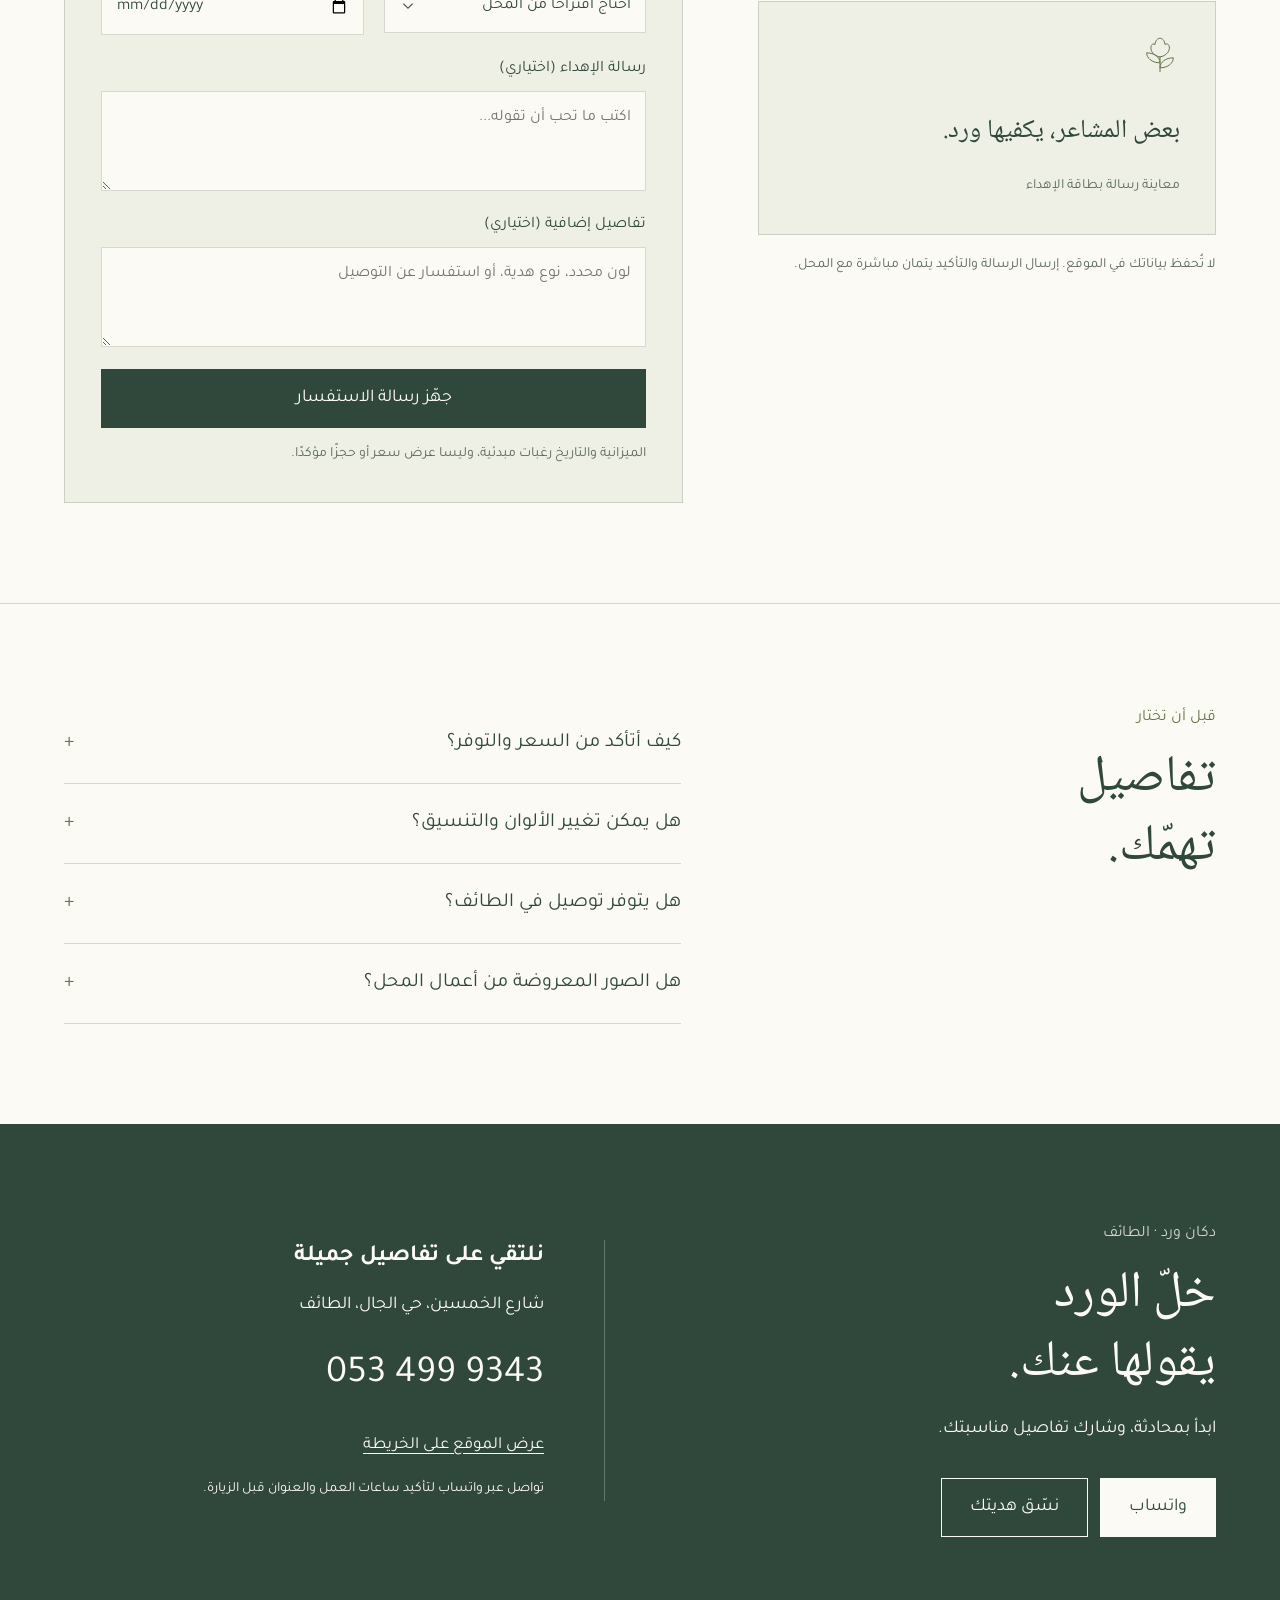
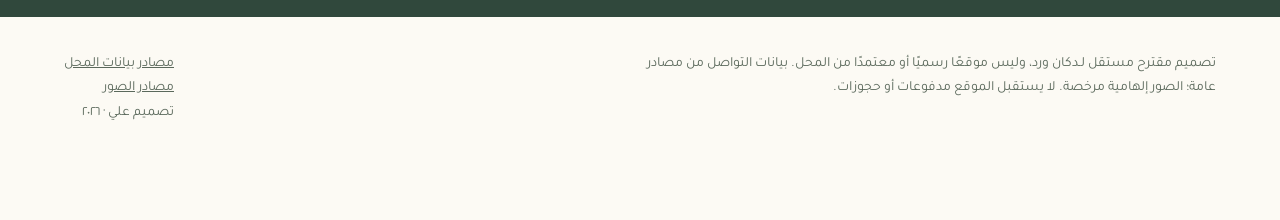
<file: dokan-ward-taif/index.html>
<!doctype html><html lang="ar" dir="rtl"><head><meta charset="utf-8"><meta name="viewport" content="width=device-width,initial-scale=1"><meta name="theme-color" content="#fcfaf4"><meta name="robots" content="noindex,nofollow"><title>دكان ورد | ورد وهدايا في الطائف</title><meta name="description" content="تصور تصميمي مستقل لـدكان ورد في الطائف. أفكار للورد والهدايا وتنسيق استفسارك عبر وسائل التواصل المنشورة."><meta property="og:title" content="دكان ورد | ورد وهدايا في الطائف"><meta property="og:description" content="تصور تصميمي مستقل، ليس الموقع الرسمي للمحل."><meta property="og:type" content="website"><meta property="og:image" content="https://az212z.github.io/saudi-floral-atelier-ten-20261120/assets/floral-5.webp"><meta property="og:url" content="https://az212z.github.io/saudi-floral-atelier-ten-20261120/dokan-ward-taif/"><link rel="icon" href="../assets/favicon.svg" type="image/svg+xml"><link rel="stylesheet" href="../assets/fonts.css"><link rel="stylesheet" href="../assets/site.css"><link rel="preload" as="image" href="../assets/floral-5.webp"><script defer src="../assets/site.js"></script></head><body style="--paper:#fcfaf4;--ink:#30483c;--accent:#65754c;--wash:#eef0e5;--muted:#5b695c;--line:#30483c30"><a class="skip" href="#main">تجاوز إلى المحتوى</a><div class="notice">تصوّر تصميمي مستقل للمحل · ليس الموقع الرسمي</div><header class="header"><div class="wrap navrow"><a class="brand" href="./" aria-label="دكان ورد الرئيسية"><svg aria-hidden="true" viewBox="0 0 48 48" fill="none" stroke-width="1.2"><path d="M24 42V23M24 31c-10 0-16-6-16-12 9 0 16 5 16 12Zm0 6c10 0 16-6 16-12-9 0-16 5-16 12Z"/><path d="M24 24C9 21 12 5 18 9c1-10 11-10 12 0 7-4 9 12-6 15Z"/></svg><span><span class="wordmark">دكان ورد</span><span class="city">الطائف، السعودية</span></span></a><button class="menu-toggle" aria-controls="navigation" aria-expanded="false">القائمة</button><nav id="navigation" aria-label="التنقل الرئيسي"><a href="#collection">إلهام الورد</a><a href="#occasions">مناسبتك</a><a href="#inquiry">نسّق هديتك</a><a href="#contact">تواصل معنا</a></nav><a class="navcta" href="#inquiry">ابدأ بفكرة</a></div></header><main id="main"><section class="hero hero-frame" aria-labelledby="hero-title"><div class="wrap hero-inner"><div class="hero-copy"><div class="location">ورد وهدايا من الطائف</div><h1 id="hero-title">وردة منك،<br>ويومٌ أجمل.</h1><p>في زحام الكلام، باقة واحدة تقول الكثير. اختر المناسبة وأضف رسالتك الخاصة.</p><div class="actions"><a class="button" href="#inquiry">نسّق هديتك</a><a class="button secondary" href="#collection">اكتشف الإلهام</a></div><p class="hero-note">المناسبة منك، والتفاصيل تبدأ بمحادثة.</p></div><figure class="hero-image"><img src="../assets/floral-5.webp" alt="صورة إلهامية للورد والزهور" width="1200" height="1600" fetchpriority="high"><div class="hero-side"><img src="../assets/floral-7.webp" alt="تفاصيل زهرية إلهامية" width="500" height="600"></div><figcaption>صور إلهامية للتصميم</figcaption></figure></div></section><div class="signature"><div class="wrap"><span><svg aria-hidden="true" viewBox="0 0 48 48" fill="none" stroke-width="1.2"><path d="M24 42V23M24 31c-10 0-16-6-16-12 9 0 16 5 16 12Zm0 6c10 0 16-6 16-12-9 0-16 5-16 12Z"/><path d="M24 24C9 21 12 5 18 9c1-10 11-10 12 0 7-4 9 12-6 15Z"/></svg>فكرة تناسب مناسبتك</span><span><svg aria-hidden="true" viewBox="0 0 48 48" fill="none" stroke-width="1.2"><path d="M24 42V23M24 31c-10 0-16-6-16-12 9 0 16 5 16 12Zm0 6c10 0 16-6 16-12-9 0-16 5-16 12Z"/><path d="M24 24C9 21 12 5 18 9c1-10 11-10 12 0 7-4 9 12-6 15Z"/></svg>رسالة إهداء من القلب</span><span><svg aria-hidden="true" viewBox="0 0 48 48" fill="none" stroke-width="1.2"><path d="M24 42V23M24 31c-10 0-16-6-16-12 9 0 16 5 16 12Zm0 6c10 0 16-6 16-12-9 0-16 5-16 12Z"/><path d="M24 24C9 21 12 5 18 9c1-10 11-10 12 0 7-4 9 12-6 15Z"/></svg>تواصل مباشر مع المحل</span></div></div>
<section class="section wrap" id="collection"><div class="section-heading"><div><p class="mini">إلهام لاختيارك</p><h2>لكل شعور،<br>لونٌ من الورد.</h2></div><p>استلهم الألوان والأسلوب الذي تحبه، ثم اسأل المحل عن التنسيقات والزهور المتاحة.</p></div><div class="gallery"><figure><button type="button" data-gallery="لمسة من الرقة" aria-label="تكبير صورة لمسة من الرقة"><span class="picture"><img src="../assets/floral-5.webp" alt="تصور إلهامي لتنسيق زهور: لمسة من الرقة" width="800" height="1000" loading="lazy"><span class="zoom" aria-hidden="true">+</span></span></button><figcaption><h3>لمسة من الرقة</h3><small>فكرة إلهامية · التنسيق حسب التوفر</small></figcaption></figure><figure><button type="button" data-gallery="حضور أنيق" aria-label="تكبير صورة حضور أنيق"><span class="picture"><img src="../assets/floral-7.webp" alt="تصور إلهامي لتنسيق زهور: حضور أنيق" width="800" height="1000" loading="lazy"><span class="zoom" aria-hidden="true">+</span></span></button><figcaption><h3>حضور أنيق</h3><small>فكرة إلهامية · التنسيق حسب التوفر</small></figcaption></figure><figure><button type="button" data-gallery="فرحة بألوانك" aria-label="تكبير صورة فرحة بألوانك"><span class="picture"><img src="../assets/floral-6.webp" alt="تصور إلهامي لتنسيق زهور: فرحة بألوانك" width="800" height="1000" loading="lazy"><span class="zoom" aria-hidden="true">+</span></span></button><figcaption><h3>فرحة بألوانك</h3><small>فكرة إلهامية · التنسيق حسب التوفر</small></figcaption></figure></div><p class="small-note">الصور للتصور البصري فقط، وليست صور منتجات أو أعمال للمحل. يُتفق على الشكل والسعر والتوفر مباشرة.</p></section>
<section class="section occasion-section" id="occasions"><div class="wrap occasion-layout"><div class="occasion-photo"><img src="../assets/floral-7.webp" alt="ورد بألوان ملهمة للمناسبات" loading="lazy" width="850" height="1100"><div class="poem">هدية بسيطة، أثر جميل</div></div><div><p class="mini">لأن المناسبة لها معناها</p><h2>ما الذي<br>نحتفي به اليوم؟</h2><p>اختر مناسبتك لنبدأ صياغة تفاصيل هديتك.</p><div class="occasion-list"><button class="occasion" type="button" data-occasion="حب وامتنان"><div><h3>حب وامتنان</h3><span>لمن يضيفون الجمال إلى أيامنا</span></div><b class="plus" aria-hidden="true">+</b></button><button class="occasion" type="button" data-occasion="عيد ميلاد"><div><h3>عيد ميلاد</h3><span>تفاصيل صغيرة ليوم يخصّهم</span></div><b class="plus" aria-hidden="true">+</b></button><button class="occasion" type="button" data-occasion="تخرج ونجاح"><div><h3>تخرج ونجاح</h3><span>فرحة الإنجاز تستحق الاحتفاء</span></div><b class="plus" aria-hidden="true">+</b></button><button class="occasion" type="button" data-occasion="مناسبة خاصة"><div><h3>مناسبة خاصة</h3><span>لخطوبة، استقبال، أو ذكرى جميلة</span></div><b class="plus" aria-hidden="true">+</b></button></div></div></div></section>
<section class="section wrap" id="inquiry"><div class="inquiry-layout"><div class="inquiry-intro"><p class="mini">فكرة على ذوقك</p><h2>هديتك تبدأ<br>بتفاصيلك.</h2><p>اختر المناسبة والألوان والميزانية المقترحة. سنجهّز لك رسالة تراجعها، ثم تفتحها بنفسك في واتساب.</p><div class="card-preview"><svg aria-hidden="true" viewBox="0 0 48 48" fill="none" stroke-width="1.2"><path d="M24 42V23M24 31c-10 0-16-6-16-12 9 0 16 5 16 12Zm0 6c10 0 16-6 16-12-9 0-16 5-16 12Z"/><path d="M24 24C9 21 12 5 18 9c1-10 11-10 12 0 7-4 9 12-6 15Z"/></svg><p id="card-message">بعض المشاعر، يكفيها ورد.</p><small>معاينة رسالة بطاقة الإهداء</small></div><p class="small-note">لا تُحفظ بياناتك في الموقع. إرسال الرسالة والتأكيد يتمان مباشرة مع المحل.</p></div><div><form class="inquiry-form" data-shop="دكان ورد" data-phone="966534999343"><div class="form-grid"><label class="field">اسمك<input name="name" required maxlength="80" autocomplete="given-name" placeholder="الاسم الذي تفضّل التواصل به"></label><label class="field">المناسبة<select name="occasion"><option>حب وامتنان</option><option>عيد ميلاد</option><option>تخرج ونجاح</option><option>مناسبة خاصة</option></select></label><label class="field">نوع الفكرة<select name="type"><option>باقة ورد</option><option>ورد مع هدية</option><option>تنسيق في فازة</option><option>تغليف هدية</option><option>تنسيق مناسبة</option></select></label><label class="field">الألوان التي تحبها<select name="color"><option>أترك الاختيار للمحل</option><option>وردي وأبيض</option><option>أحمر كلاسيكي</option><option>ألوان هادئة</option><option>ألوان زاهية</option></select></label><label class="field">ميزانيتك المقترحة<select name="budget"><option>أحتاج اقتراحًا من المحل</option><option>أقل من 150 ريال</option><option>150 إلى 300 ريال</option><option>300 إلى 500 ريال</option><option>أكثر من 500 ريال</option></select></label><label class="field">التاريخ المطلوب (اختياري)<input type="date" name="date"></label><label class="field full">رسالة الإهداء (اختياري)<textarea name="message" maxlength="300" placeholder="اكتب ما تحب أن تقوله..."></textarea></label><label class="field full">تفاصيل إضافية (اختياري)<textarea name="notes" maxlength="700" placeholder="لون محدد، نوع هدية، أو استفسار عن التوصيل"></textarea></label></div><button class="button" type="submit">جهّز رسالة الاستفسار</button><p class="form-note">الميزانية والتاريخ رغبات مبدئية، وليسا عرض سعر أو حجزًا مؤكدًا.</p><noscript><p>لتنسيق الطلب، يرجى <a href="https://wa.me/966534999343?text=%D9%85%D8%B1%D8%AD%D8%A8%D9%8B%D8%A7%D8%8C%20%D8%A3%D8%B1%D8%BA%D8%A8%20%D8%A8%D8%A7%D9%84%D8%A7%D8%B3%D8%AA%D9%81%D8%B3%D8%A7%D8%B1%20%D8%B9%D9%86%20%D8%A7%D9%84%D9%88%D8%B1%D9%88%D8%AF%20%D9%88%D8%A7%D9%84%D9%87%D8%AF%D8%A7%D9%8A%D8%A7%20%D8%A7%D9%84%D9%85%D8%AA%D8%A7%D8%AD%D8%A9." target="_blank" rel="noopener noreferrer">التواصل عبر واتساب</a> أو تفعيل JavaScript لتجهيز الرسالة.</p></noscript></form><section class="draft-panel" hidden tabindex="-1" aria-label="مراجعة رسالة الاستفسار"><h3>راجع رسالتك</h3><p class="draft-text"></p><div class="actions"><a class="button whatsapp-draft" href="https://wa.me/966534999343?text=%D9%85%D8%B1%D8%AD%D8%A8%D9%8B%D8%A7%D8%8C%20%D8%A3%D8%B1%D8%BA%D8%A8%20%D8%A8%D8%A7%D9%84%D8%A7%D8%B3%D8%AA%D9%81%D8%B3%D8%A7%D8%B1%20%D8%B9%D9%86%20%D8%A7%D9%84%D9%88%D8%B1%D9%88%D8%AF%20%D9%88%D8%A7%D9%84%D9%87%D8%AF%D8%A7%D9%8A%D8%A7%20%D8%A7%D9%84%D9%85%D8%AA%D8%A7%D8%AD%D8%A9." target="_blank" rel="noopener noreferrer">افتح في واتساب</a><button type="button" class="button secondary copy-draft">نسخ الرسالة</button></div><p class="status" role="status"></p><p class="form-note">إذا لم يكن الرقم مفعّلًا على واتساب، يمكنك الاتصال بالمحل.</p></section></div></div></section>
<section class="section faq"><div class="wrap faq-layout"><div><p class="mini">قبل أن تختار</p><h2>تفاصيل<br>تهمّك.</h2></div><div><details><summary>كيف أتأكد من السعر والتوفر؟</summary><p>أرسل تفاصيل فكرتك للمحل عبر واتساب. يحدد المحل السعر النهائي والزهور المتاحة وموعد التجهيز قبل تأكيد الطلب.</p></details><details><summary>هل يمكن تغيير الألوان والتنسيق؟</summary><p>اكتب الألوان والأسلوب الذي تفضله في رسالة الاستفسار. إمكانية التنفيذ تعتمد على المواد المتاحة لدى المحل.</p></details><details><summary>هل يتوفر توصيل في الطائف؟</summary><p>اسأل المحل عن إمكانية التوصيل لعنوانك، الموعد، والرسوم. لا يمثل اختيار التاريخ تأكيدًا لخدمة التوصيل.</p></details><details><summary>هل الصور المعروضة من أعمال المحل؟</summary><p>الصور إلهامية لعرض التصميم، وليست من أعمال المحل. اطلب صور التنسيقات المتاحة مباشرة قبل تأكيد طلبك.</p></details></div></div></section>
<section class="contact-section" id="contact"><div class="wrap contact-layout"><div><p class="mini">دكان ورد · الطائف</p><h2>خلّ الورد<br>يقولها عنك.</h2><p>ابدأ بمحادثة، وشارك تفاصيل مناسبتك.</p><div class="actions"><a class="button" href="https://wa.me/966534999343?text=%D9%85%D8%B1%D8%AD%D8%A8%D9%8B%D8%A7%D8%8C%20%D8%A3%D8%B1%D8%BA%D8%A8%20%D8%A8%D8%A7%D9%84%D8%A7%D8%B3%D8%AA%D9%81%D8%B3%D8%A7%D8%B1%20%D8%B9%D9%86%20%D8%A7%D9%84%D9%88%D8%B1%D9%88%D8%AF%20%D9%88%D8%A7%D9%84%D9%87%D8%AF%D8%A7%D9%8A%D8%A7%20%D8%A7%D9%84%D9%85%D8%AA%D8%A7%D8%AD%D8%A9." target="_blank" rel="noopener noreferrer">واتساب</a><a class="button secondary" href="#inquiry">نسّق هديتك</a></div></div><div class="contact-info"><h3>نلتقي على تفاصيل جميلة</h3><p>شارع الخمسين، حي الجال، الطائف</p><a class="phone" href="https://wa.me/966534999343?text=%D9%85%D8%B1%D8%AD%D8%A8%D9%8B%D8%A7%D8%8C%20%D8%A3%D8%B1%D8%BA%D8%A8%20%D8%A8%D8%A7%D9%84%D8%A7%D8%B3%D8%AA%D9%81%D8%B3%D8%A7%D8%B1%20%D8%B9%D9%86%20%D8%A7%D9%84%D9%88%D8%B1%D9%88%D8%AF%20%D9%88%D8%A7%D9%84%D9%87%D8%AF%D8%A7%D9%8A%D8%A7%20%D8%A7%D9%84%D9%85%D8%AA%D8%A7%D8%AD%D8%A9." target="_blank" rel="noopener noreferrer">053 499 9343</a><div class="social-links"><a href="https://www.google.com/maps/search/?api=1&amp;query=%D8%AF%D9%83%D8%A7%D9%86%20%D9%88%D8%B1%D8%AF%20%D8%B4%D8%A7%D8%B1%D8%B9%20%D8%A7%D9%84%D8%AE%D9%85%D8%B3%D9%8A%D9%86%D8%8C%20%D8%AD%D9%8A%20%D8%A7%D9%84%D8%AC%D8%A7%D9%84%D8%8C%20%D8%A7%D9%84%D8%B7%D8%A7%D8%A6%D9%81" target="_blank" rel="noopener noreferrer">عرض الموقع على الخريطة</a></div><p class="small-note">تواصل عبر واتساب لتأكيد ساعات العمل والعنوان قبل الزيارة.</p></div></div></section></main><footer class="footer"><div class="wrap"><p>تصميم مقترح مستقل لـدكان ورد، وليس موقعًا رسميًا أو معتمدًا من المحل. بيانات التواصل من مصادر عامة؛ الصور إلهامية مرخصة. لا يستقبل الموقع مدفوعات أو حجوزات.</p><div><a href="../research.html#dokan-ward-taif">مصادر بيانات المحل</a><br><a href="../credits.html">مصادر الصور</a><br><span>تصميم علي · ٢٠٢٦</span></div></div></footer><div class="mobile-cta"><a class="button" href="#inquiry">نسّق هديتك</a><a class="button secondary" href="https://wa.me/966534999343?text=%D9%85%D8%B1%D8%AD%D8%A8%D9%8B%D8%A7%D8%8C%20%D8%A3%D8%B1%D8%BA%D8%A8%20%D8%A8%D8%A7%D9%84%D8%A7%D8%B3%D8%AA%D9%81%D8%B3%D8%A7%D8%B1%20%D8%B9%D9%86%20%D8%A7%D9%84%D9%88%D8%B1%D9%88%D8%AF%20%D9%88%D8%A7%D9%84%D9%87%D8%AF%D8%A7%D9%8A%D8%A7%20%D8%A7%D9%84%D9%85%D8%AA%D8%A7%D8%AD%D8%A9." target="_blank" rel="noopener noreferrer">واتساب</a></div><dialog class="lightbox" aria-label="معرض الإلهام"><button class="close-dialog" type="button">إغلاق الصورة</button><img alt=""><p></p></dialog></body></html>
</file>
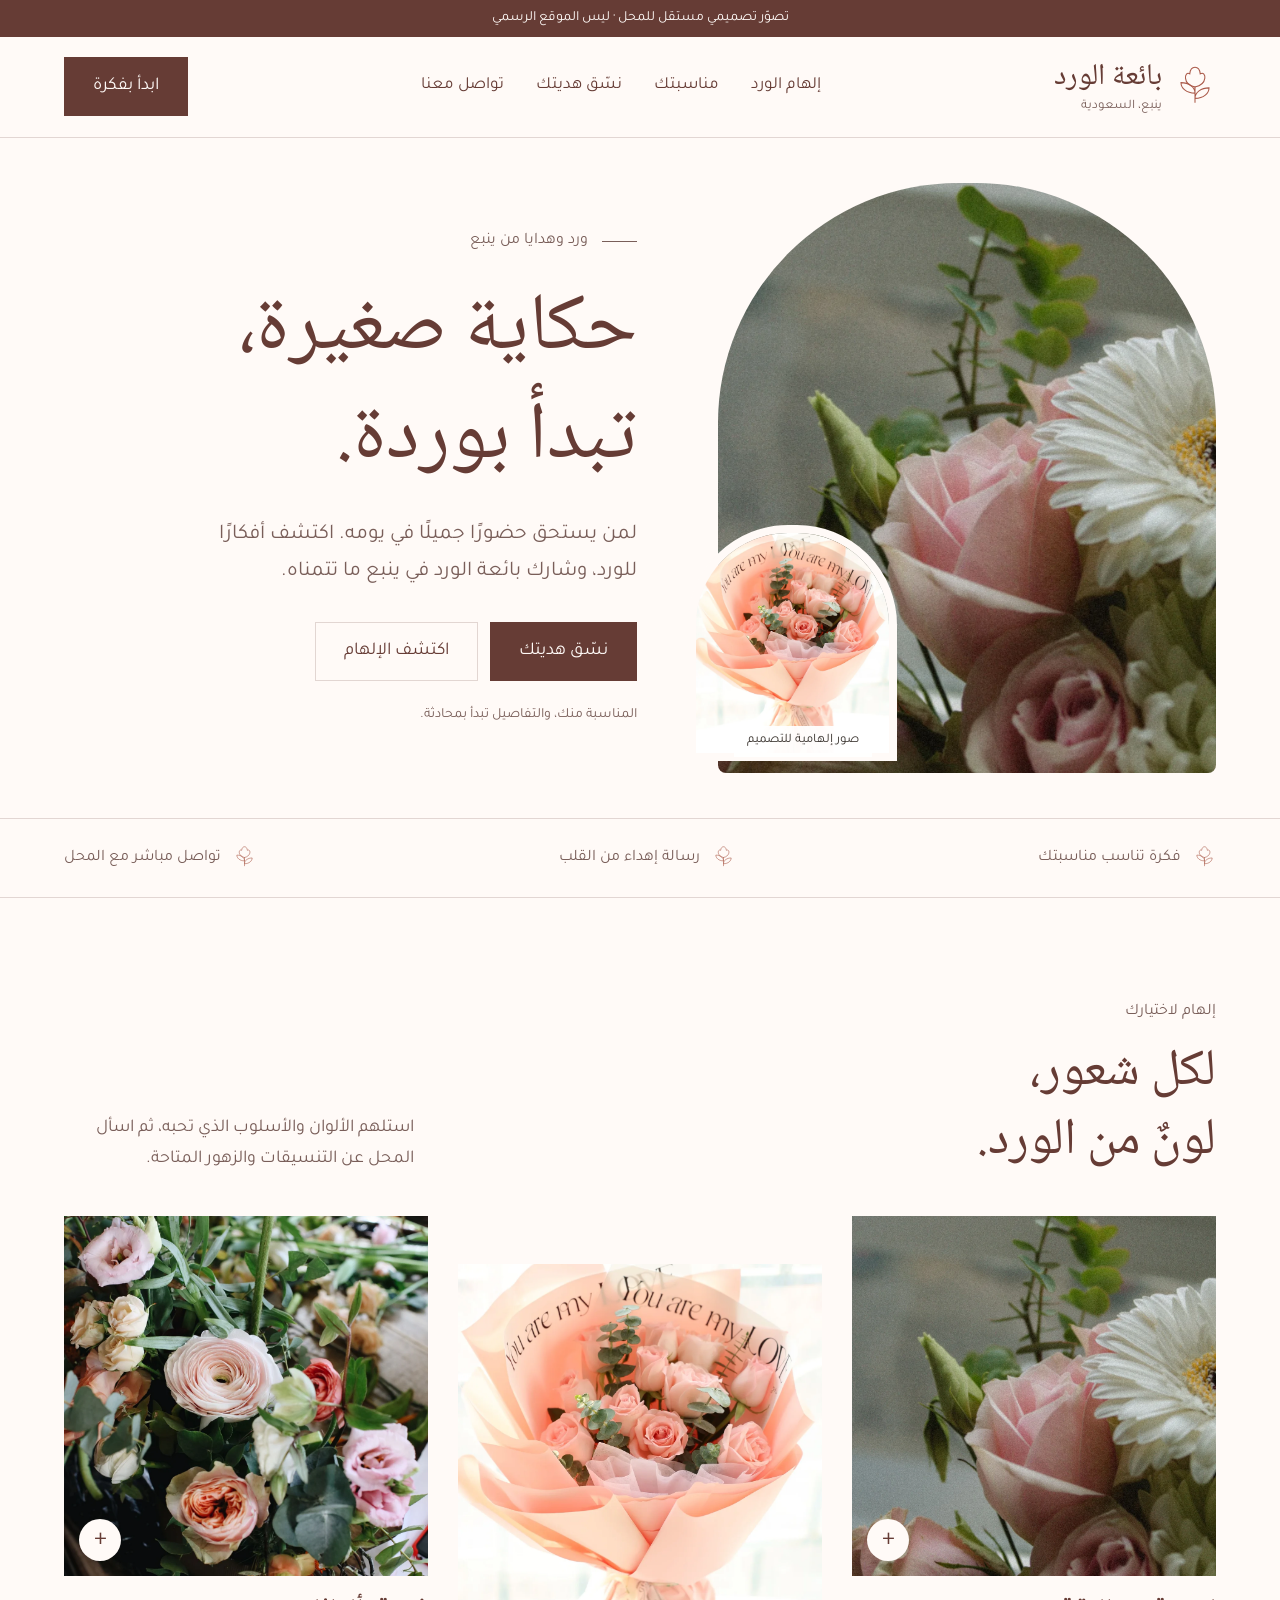
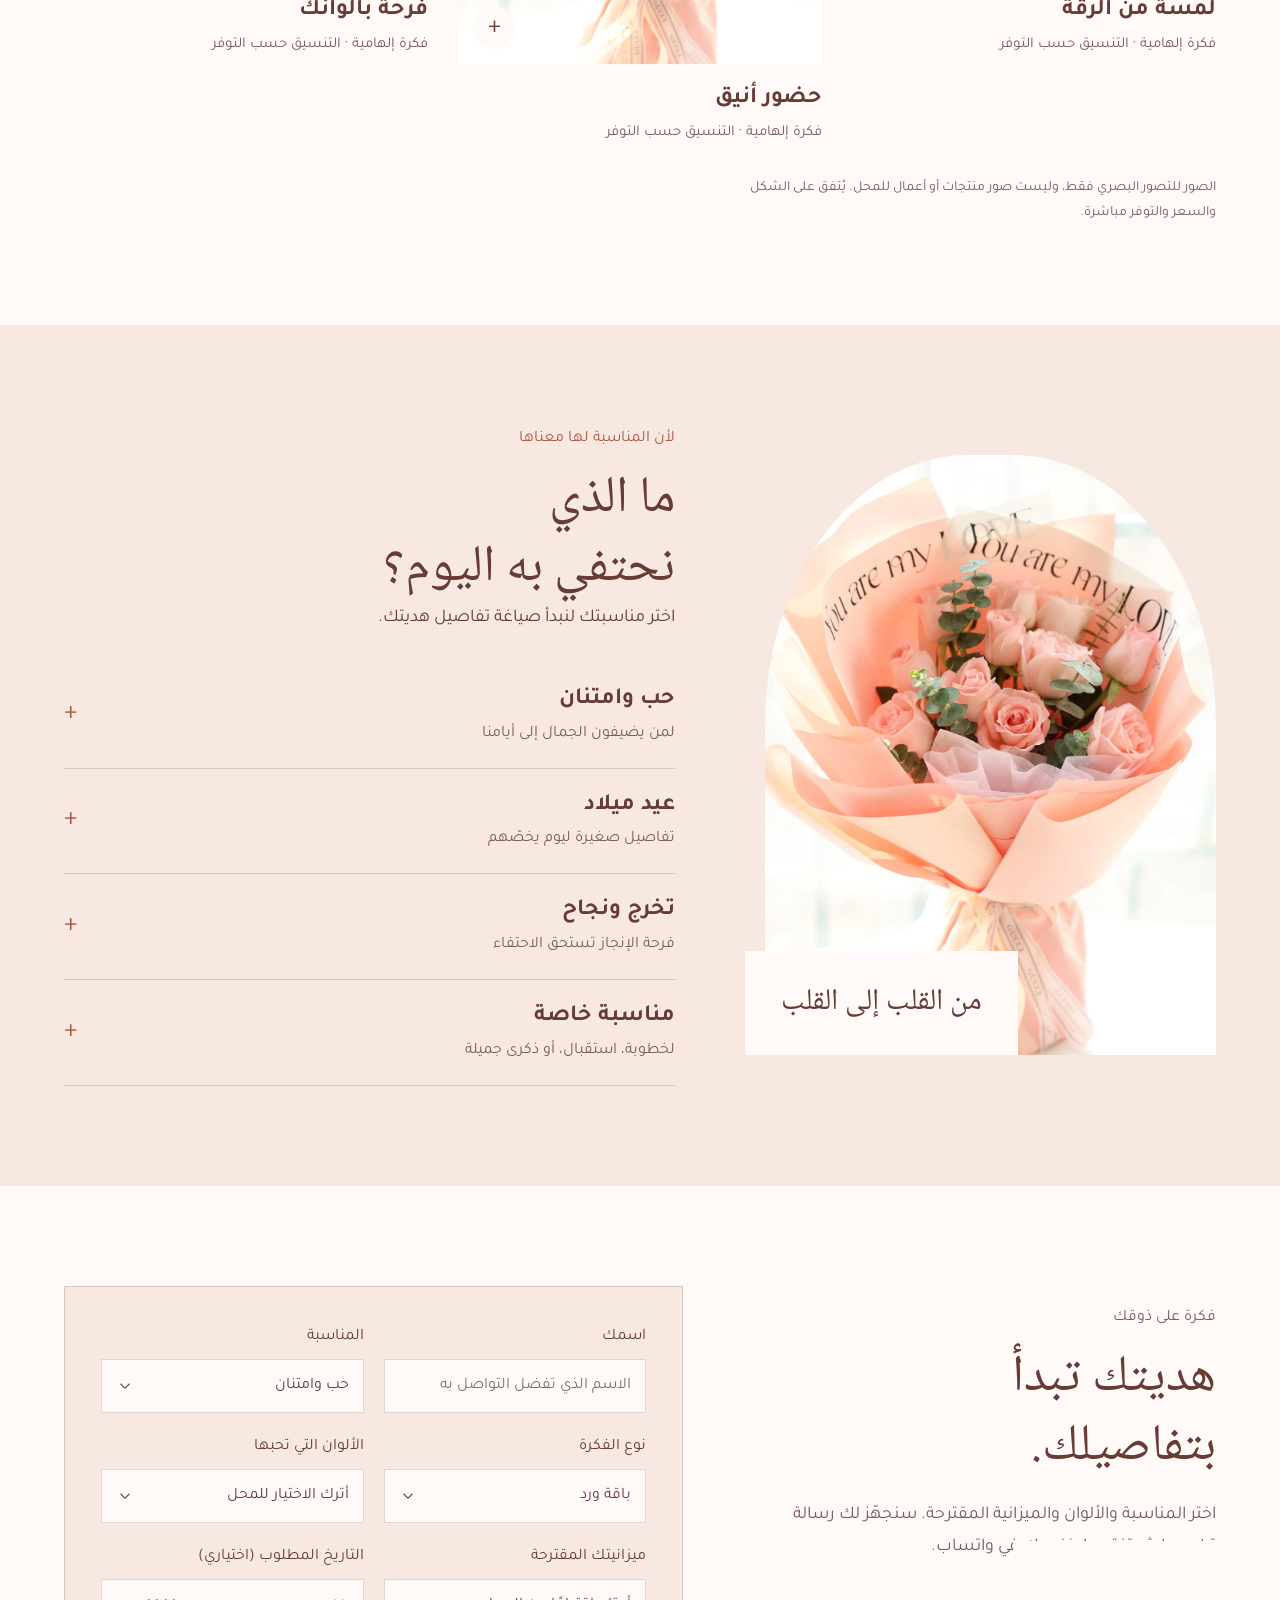
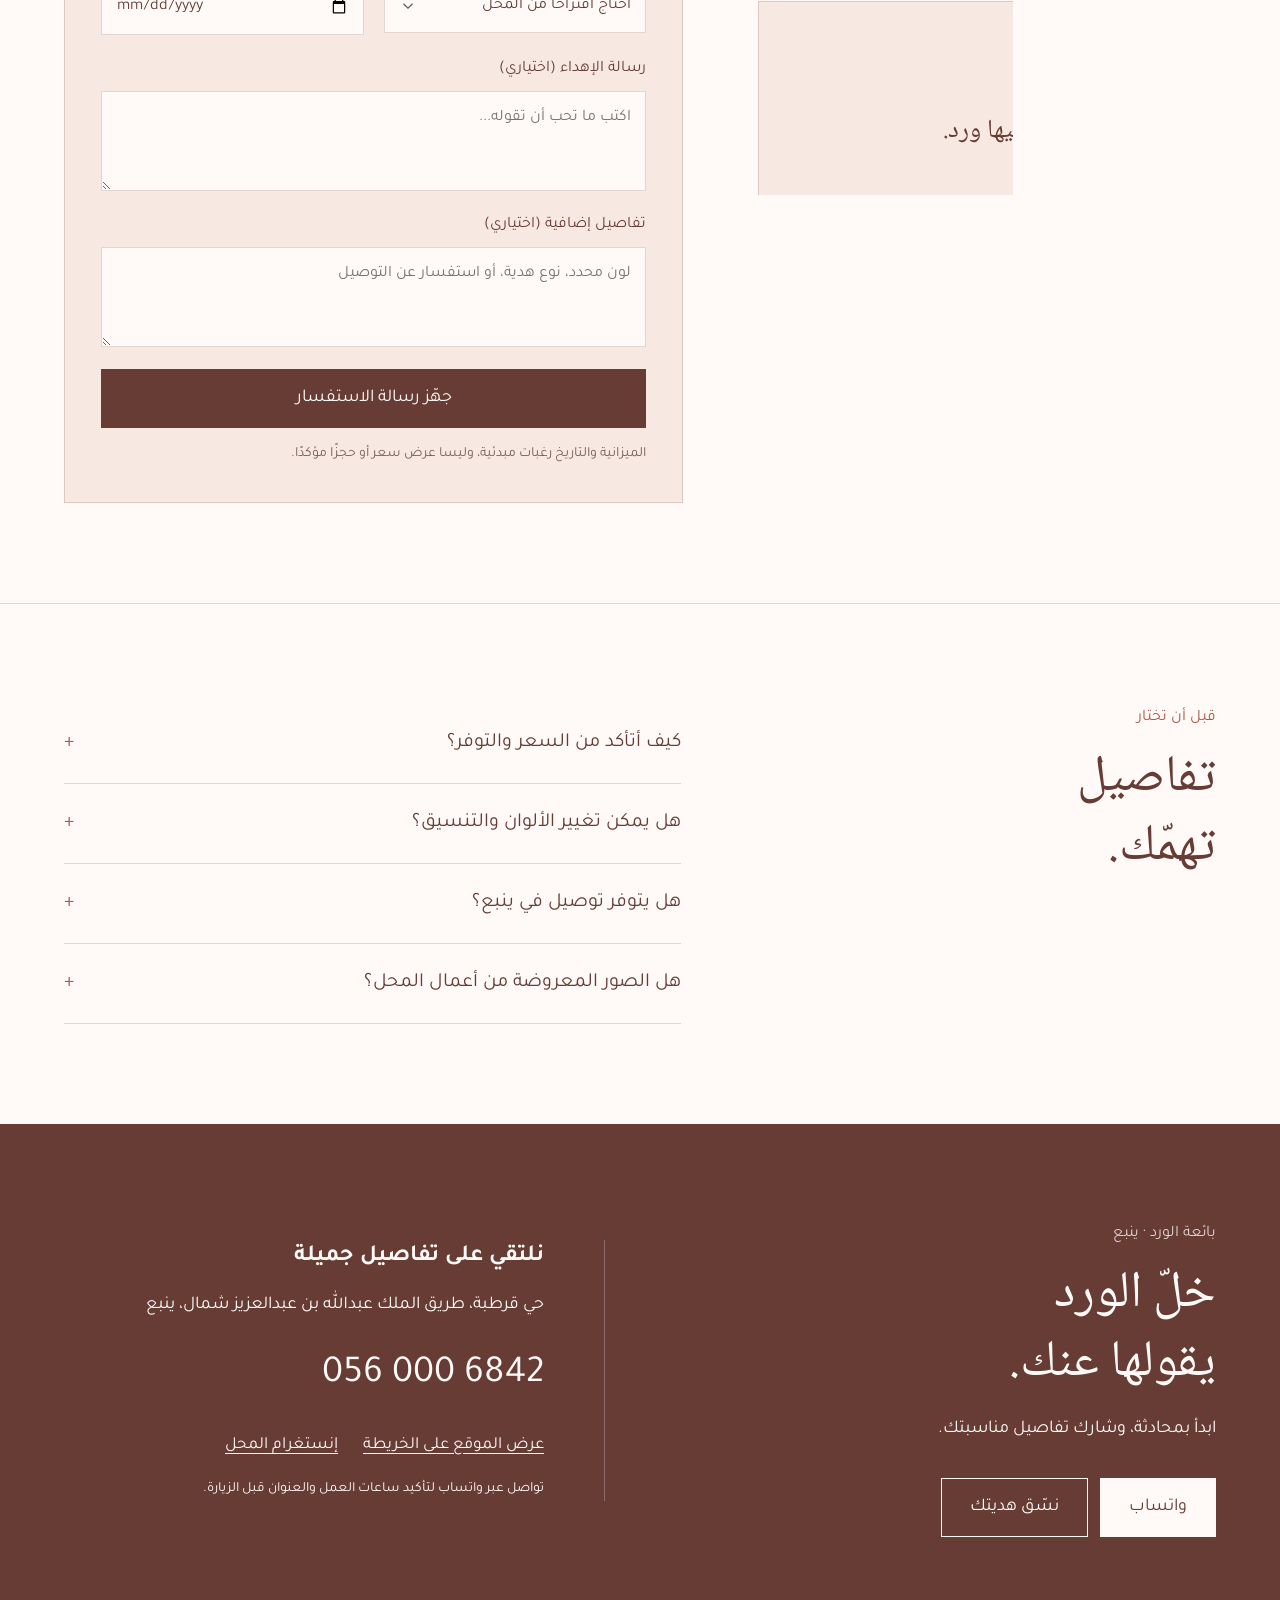
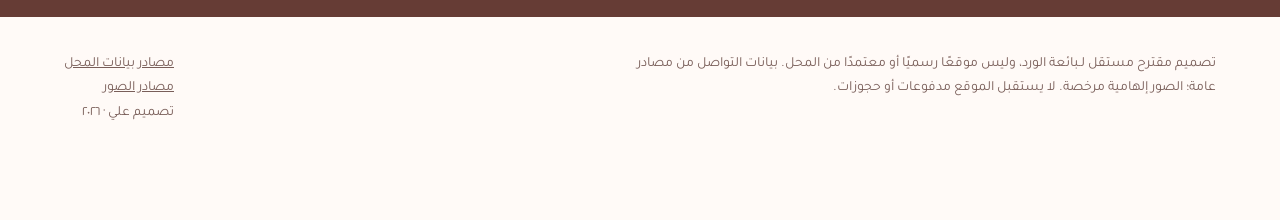
<file: flower-seller-yanbu/index.html>
<!doctype html><html lang="ar" dir="rtl"><head><meta charset="utf-8"><meta name="viewport" content="width=device-width,initial-scale=1"><meta name="theme-color" content="#fffaf7"><meta name="robots" content="noindex,nofollow"><title>بائعة الورد | ورد وهدايا في ينبع</title><meta name="description" content="تصور تصميمي مستقل لـبائعة الورد في ينبع. أفكار للورد والهدايا وتنسيق استفسارك عبر وسائل التواصل المنشورة."><meta property="og:title" content="بائعة الورد | ورد وهدايا في ينبع"><meta property="og:description" content="تصور تصميمي مستقل، ليس الموقع الرسمي للمحل."><meta property="og:type" content="website"><meta property="og:image" content="https://az212z.github.io/saudi-floral-atelier-ten-20261120/assets/floral-13.webp"><meta property="og:url" content="https://az212z.github.io/saudi-floral-atelier-ten-20261120/flower-seller-yanbu/"><link rel="icon" href="../assets/favicon.svg" type="image/svg+xml"><link rel="stylesheet" href="../assets/fonts.css"><link rel="stylesheet" href="../assets/site.css"><link rel="preload" as="image" href="../assets/floral-13.webp"><script defer src="../assets/site.js"></script></head><body style="--paper:#fffaf7;--ink:#663c35;--accent:#aa5949;--wash:#f7e9e2;--muted:#795e59;--line:#663c3530"><a class="skip" href="#main">تجاوز إلى المحتوى</a><div class="notice">تصوّر تصميمي مستقل للمحل · ليس الموقع الرسمي</div><header class="header"><div class="wrap navrow"><a class="brand" href="./" aria-label="بائعة الورد الرئيسية"><svg aria-hidden="true" viewBox="0 0 48 48" fill="none" stroke-width="1.2"><path d="M24 42V23M24 31c-10 0-16-6-16-12 9 0 16 5 16 12Zm0 6c10 0 16-6 16-12-9 0-16 5-16 12Z"/><path d="M24 24C9 21 12 5 18 9c1-10 11-10 12 0 7-4 9 12-6 15Z"/></svg><span><span class="wordmark">بائعة الورد</span><span class="city">ينبع، السعودية</span></span></a><button class="menu-toggle" aria-controls="navigation" aria-expanded="false">القائمة</button><nav id="navigation" aria-label="التنقل الرئيسي"><a href="#collection">إلهام الورد</a><a href="#occasions">مناسبتك</a><a href="#inquiry">نسّق هديتك</a><a href="#contact">تواصل معنا</a></nav><a class="navcta" href="#inquiry">ابدأ بفكرة</a></div></header><main id="main"><section class="hero hero-arch" aria-labelledby="hero-title"><div class="wrap hero-inner"><div class="hero-copy"><div class="location">ورد وهدايا من ينبع</div><h1 id="hero-title">حكاية صغيرة،<br>تبدأ بوردة.</h1><p>لمن يستحق حضورًا جميلًا في يومه. اكتشف أفكارًا للورد، وشارك بائعة الورد في ينبع ما تتمناه.</p><div class="actions"><a class="button" href="#inquiry">نسّق هديتك</a><a class="button secondary" href="#collection">اكتشف الإلهام</a></div><p class="hero-note">المناسبة منك، والتفاصيل تبدأ بمحادثة.</p></div><figure class="hero-image"><img src="../assets/floral-13.webp" alt="صورة إلهامية للورد والزهور" width="1200" height="1600" fetchpriority="high"><div class="hero-side"><img src="../assets/floral-0.webp" alt="تفاصيل زهرية إلهامية" width="500" height="600"></div><figcaption>صور إلهامية للتصميم</figcaption></figure></div></section><div class="signature"><div class="wrap"><span><svg aria-hidden="true" viewBox="0 0 48 48" fill="none" stroke-width="1.2"><path d="M24 42V23M24 31c-10 0-16-6-16-12 9 0 16 5 16 12Zm0 6c10 0 16-6 16-12-9 0-16 5-16 12Z"/><path d="M24 24C9 21 12 5 18 9c1-10 11-10 12 0 7-4 9 12-6 15Z"/></svg>فكرة تناسب مناسبتك</span><span><svg aria-hidden="true" viewBox="0 0 48 48" fill="none" stroke-width="1.2"><path d="M24 42V23M24 31c-10 0-16-6-16-12 9 0 16 5 16 12Zm0 6c10 0 16-6 16-12-9 0-16 5-16 12Z"/><path d="M24 24C9 21 12 5 18 9c1-10 11-10 12 0 7-4 9 12-6 15Z"/></svg>رسالة إهداء من القلب</span><span><svg aria-hidden="true" viewBox="0 0 48 48" fill="none" stroke-width="1.2"><path d="M24 42V23M24 31c-10 0-16-6-16-12 9 0 16 5 16 12Zm0 6c10 0 16-6 16-12-9 0-16 5-16 12Z"/><path d="M24 24C9 21 12 5 18 9c1-10 11-10 12 0 7-4 9 12-6 15Z"/></svg>تواصل مباشر مع المحل</span></div></div>
<section class="section wrap" id="collection"><div class="section-heading"><div><p class="mini">إلهام لاختيارك</p><h2>لكل شعور،<br>لونٌ من الورد.</h2></div><p>استلهم الألوان والأسلوب الذي تحبه، ثم اسأل المحل عن التنسيقات والزهور المتاحة.</p></div><div class="gallery"><figure><button type="button" data-gallery="لمسة من الرقة" aria-label="تكبير صورة لمسة من الرقة"><span class="picture"><img src="../assets/floral-13.webp" alt="تصور إلهامي لتنسيق زهور: لمسة من الرقة" width="800" height="1000" loading="lazy"><span class="zoom" aria-hidden="true">+</span></span></button><figcaption><h3>لمسة من الرقة</h3><small>فكرة إلهامية · التنسيق حسب التوفر</small></figcaption></figure><figure><button type="button" data-gallery="حضور أنيق" aria-label="تكبير صورة حضور أنيق"><span class="picture"><img src="../assets/floral-0.webp" alt="تصور إلهامي لتنسيق زهور: حضور أنيق" width="800" height="1000" loading="lazy"><span class="zoom" aria-hidden="true">+</span></span></button><figcaption><h3>حضور أنيق</h3><small>فكرة إلهامية · التنسيق حسب التوفر</small></figcaption></figure><figure><button type="button" data-gallery="فرحة بألوانك" aria-label="تكبير صورة فرحة بألوانك"><span class="picture"><img src="../assets/floral-7.webp" alt="تصور إلهامي لتنسيق زهور: فرحة بألوانك" width="800" height="1000" loading="lazy"><span class="zoom" aria-hidden="true">+</span></span></button><figcaption><h3>فرحة بألوانك</h3><small>فكرة إلهامية · التنسيق حسب التوفر</small></figcaption></figure></div><p class="small-note">الصور للتصور البصري فقط، وليست صور منتجات أو أعمال للمحل. يُتفق على الشكل والسعر والتوفر مباشرة.</p></section>
<section class="section occasion-section" id="occasions"><div class="wrap occasion-layout"><div class="occasion-photo"><img src="../assets/floral-0.webp" alt="ورد بألوان ملهمة للمناسبات" loading="lazy" width="850" height="1100"><div class="poem">من القلب إلى القلب</div></div><div><p class="mini">لأن المناسبة لها معناها</p><h2>ما الذي<br>نحتفي به اليوم؟</h2><p>اختر مناسبتك لنبدأ صياغة تفاصيل هديتك.</p><div class="occasion-list"><button class="occasion" type="button" data-occasion="حب وامتنان"><div><h3>حب وامتنان</h3><span>لمن يضيفون الجمال إلى أيامنا</span></div><b class="plus" aria-hidden="true">+</b></button><button class="occasion" type="button" data-occasion="عيد ميلاد"><div><h3>عيد ميلاد</h3><span>تفاصيل صغيرة ليوم يخصّهم</span></div><b class="plus" aria-hidden="true">+</b></button><button class="occasion" type="button" data-occasion="تخرج ونجاح"><div><h3>تخرج ونجاح</h3><span>فرحة الإنجاز تستحق الاحتفاء</span></div><b class="plus" aria-hidden="true">+</b></button><button class="occasion" type="button" data-occasion="مناسبة خاصة"><div><h3>مناسبة خاصة</h3><span>لخطوبة، استقبال، أو ذكرى جميلة</span></div><b class="plus" aria-hidden="true">+</b></button></div></div></div></section>
<section class="section wrap" id="inquiry"><div class="inquiry-layout"><div class="inquiry-intro"><p class="mini">فكرة على ذوقك</p><h2>هديتك تبدأ<br>بتفاصيلك.</h2><p>اختر المناسبة والألوان والميزانية المقترحة. سنجهّز لك رسالة تراجعها، ثم تفتحها بنفسك في واتساب.</p><div class="card-preview"><svg aria-hidden="true" viewBox="0 0 48 48" fill="none" stroke-width="1.2"><path d="M24 42V23M24 31c-10 0-16-6-16-12 9 0 16 5 16 12Zm0 6c10 0 16-6 16-12-9 0-16 5-16 12Z"/><path d="M24 24C9 21 12 5 18 9c1-10 11-10 12 0 7-4 9 12-6 15Z"/></svg><p id="card-message">بعض المشاعر، يكفيها ورد.</p><small>معاينة رسالة بطاقة الإهداء</small></div><p class="small-note">لا تُحفظ بياناتك في الموقع. إرسال الرسالة والتأكيد يتمان مباشرة مع المحل.</p></div><div><form class="inquiry-form" data-shop="بائعة الورد" data-phone="966560006842"><div class="form-grid"><label class="field">اسمك<input name="name" required maxlength="80" autocomplete="given-name" placeholder="الاسم الذي تفضّل التواصل به"></label><label class="field">المناسبة<select name="occasion"><option>حب وامتنان</option><option>عيد ميلاد</option><option>تخرج ونجاح</option><option>مناسبة خاصة</option></select></label><label class="field">نوع الفكرة<select name="type"><option>باقة ورد</option><option>ورد مع هدية</option><option>تنسيق في فازة</option><option>تغليف هدية</option><option>تنسيق مناسبة</option></select></label><label class="field">الألوان التي تحبها<select name="color"><option>أترك الاختيار للمحل</option><option>وردي وأبيض</option><option>أحمر كلاسيكي</option><option>ألوان هادئة</option><option>ألوان زاهية</option></select></label><label class="field">ميزانيتك المقترحة<select name="budget"><option>أحتاج اقتراحًا من المحل</option><option>أقل من 150 ريال</option><option>150 إلى 300 ريال</option><option>300 إلى 500 ريال</option><option>أكثر من 500 ريال</option></select></label><label class="field">التاريخ المطلوب (اختياري)<input type="date" name="date"></label><label class="field full">رسالة الإهداء (اختياري)<textarea name="message" maxlength="300" placeholder="اكتب ما تحب أن تقوله..."></textarea></label><label class="field full">تفاصيل إضافية (اختياري)<textarea name="notes" maxlength="700" placeholder="لون محدد، نوع هدية، أو استفسار عن التوصيل"></textarea></label></div><button class="button" type="submit">جهّز رسالة الاستفسار</button><p class="form-note">الميزانية والتاريخ رغبات مبدئية، وليسا عرض سعر أو حجزًا مؤكدًا.</p><noscript><p>لتنسيق الطلب، يرجى <a href="https://wa.me/966560006842?text=%D9%85%D8%B1%D8%AD%D8%A8%D9%8B%D8%A7%D8%8C%20%D8%A3%D8%B1%D8%BA%D8%A8%20%D8%A8%D8%A7%D9%84%D8%A7%D8%B3%D8%AA%D9%81%D8%B3%D8%A7%D8%B1%20%D8%B9%D9%86%20%D8%A7%D9%84%D9%88%D8%B1%D9%88%D8%AF%20%D9%88%D8%A7%D9%84%D9%87%D8%AF%D8%A7%D9%8A%D8%A7%20%D8%A7%D9%84%D9%85%D8%AA%D8%A7%D8%AD%D8%A9." target="_blank" rel="noopener noreferrer">التواصل عبر واتساب</a> أو تفعيل JavaScript لتجهيز الرسالة.</p></noscript></form><section class="draft-panel" hidden tabindex="-1" aria-label="مراجعة رسالة الاستفسار"><h3>راجع رسالتك</h3><p class="draft-text"></p><div class="actions"><a class="button whatsapp-draft" href="https://wa.me/966560006842?text=%D9%85%D8%B1%D8%AD%D8%A8%D9%8B%D8%A7%D8%8C%20%D8%A3%D8%B1%D8%BA%D8%A8%20%D8%A8%D8%A7%D9%84%D8%A7%D8%B3%D8%AA%D9%81%D8%B3%D8%A7%D8%B1%20%D8%B9%D9%86%20%D8%A7%D9%84%D9%88%D8%B1%D9%88%D8%AF%20%D9%88%D8%A7%D9%84%D9%87%D8%AF%D8%A7%D9%8A%D8%A7%20%D8%A7%D9%84%D9%85%D8%AA%D8%A7%D8%AD%D8%A9." target="_blank" rel="noopener noreferrer">افتح في واتساب</a><button type="button" class="button secondary copy-draft">نسخ الرسالة</button></div><p class="status" role="status"></p><p class="form-note">إذا لم يكن الرقم مفعّلًا على واتساب، يمكنك الاتصال بالمحل.</p></section></div></div></section>
<section class="section faq"><div class="wrap faq-layout"><div><p class="mini">قبل أن تختار</p><h2>تفاصيل<br>تهمّك.</h2></div><div><details><summary>كيف أتأكد من السعر والتوفر؟</summary><p>أرسل تفاصيل فكرتك للمحل عبر واتساب. يحدد المحل السعر النهائي والزهور المتاحة وموعد التجهيز قبل تأكيد الطلب.</p></details><details><summary>هل يمكن تغيير الألوان والتنسيق؟</summary><p>اكتب الألوان والأسلوب الذي تفضله في رسالة الاستفسار. إمكانية التنفيذ تعتمد على المواد المتاحة لدى المحل.</p></details><details><summary>هل يتوفر توصيل في ينبع؟</summary><p>اسأل المحل عن إمكانية التوصيل لعنوانك، الموعد، والرسوم. لا يمثل اختيار التاريخ تأكيدًا لخدمة التوصيل.</p></details><details><summary>هل الصور المعروضة من أعمال المحل؟</summary><p>الصور إلهامية لعرض التصميم، وليست من أعمال المحل. اطلب صور التنسيقات المتاحة مباشرة قبل تأكيد طلبك.</p></details></div></div></section>
<section class="contact-section" id="contact"><div class="wrap contact-layout"><div><p class="mini">بائعة الورد · ينبع</p><h2>خلّ الورد<br>يقولها عنك.</h2><p>ابدأ بمحادثة، وشارك تفاصيل مناسبتك.</p><div class="actions"><a class="button" href="https://wa.me/966560006842?text=%D9%85%D8%B1%D8%AD%D8%A8%D9%8B%D8%A7%D8%8C%20%D8%A3%D8%B1%D8%BA%D8%A8%20%D8%A8%D8%A7%D9%84%D8%A7%D8%B3%D8%AA%D9%81%D8%B3%D8%A7%D8%B1%20%D8%B9%D9%86%20%D8%A7%D9%84%D9%88%D8%B1%D9%88%D8%AF%20%D9%88%D8%A7%D9%84%D9%87%D8%AF%D8%A7%D9%8A%D8%A7%20%D8%A7%D9%84%D9%85%D8%AA%D8%A7%D8%AD%D8%A9." target="_blank" rel="noopener noreferrer">واتساب</a><a class="button secondary" href="#inquiry">نسّق هديتك</a></div></div><div class="contact-info"><h3>نلتقي على تفاصيل جميلة</h3><p>حي قرطبة، طريق الملك عبدالله بن عبدالعزيز شمال، ينبع</p><a class="phone" href="https://wa.me/966560006842?text=%D9%85%D8%B1%D8%AD%D8%A8%D9%8B%D8%A7%D8%8C%20%D8%A3%D8%B1%D8%BA%D8%A8%20%D8%A8%D8%A7%D9%84%D8%A7%D8%B3%D8%AA%D9%81%D8%B3%D8%A7%D8%B1%20%D8%B9%D9%86%20%D8%A7%D9%84%D9%88%D8%B1%D9%88%D8%AF%20%D9%88%D8%A7%D9%84%D9%87%D8%AF%D8%A7%D9%8A%D8%A7%20%D8%A7%D9%84%D9%85%D8%AA%D8%A7%D8%AD%D8%A9." target="_blank" rel="noopener noreferrer">056 000 6842</a><div class="social-links"><a href="https://www.google.com/maps/search/?api=1&amp;query=%D8%A8%D8%A7%D8%A6%D8%B9%D8%A9%20%D8%A7%D9%84%D9%88%D8%B1%D8%AF%20%D8%AD%D9%8A%20%D9%82%D8%B1%D8%B7%D8%A8%D8%A9%D8%8C%20%D8%B7%D8%B1%D9%8A%D9%82%20%D8%A7%D9%84%D9%85%D9%84%D9%83%20%D8%B9%D8%A8%D8%AF%D8%A7%D9%84%D9%84%D9%87%20%D8%A8%D9%86%20%D8%B9%D8%A8%D8%AF%D8%A7%D9%84%D8%B9%D8%B2%D9%8A%D8%B2%20%D8%B4%D9%85%D8%A7%D9%84%D8%8C%20%D9%8A%D9%86%D8%A8%D8%B9" target="_blank" rel="noopener noreferrer">عرض الموقع على الخريطة</a><a href="https://www.instagram.com/flowerseller_y/" target="_blank" rel="noopener noreferrer">إنستغرام المحل</a></div><p class="small-note">تواصل عبر واتساب لتأكيد ساعات العمل والعنوان قبل الزيارة.</p></div></div></section></main><footer class="footer"><div class="wrap"><p>تصميم مقترح مستقل لـبائعة الورد، وليس موقعًا رسميًا أو معتمدًا من المحل. بيانات التواصل من مصادر عامة؛ الصور إلهامية مرخصة. لا يستقبل الموقع مدفوعات أو حجوزات.</p><div><a href="../research.html#flower-seller-yanbu">مصادر بيانات المحل</a><br><a href="../credits.html">مصادر الصور</a><br><span>تصميم علي · ٢٠٢٦</span></div></div></footer><div class="mobile-cta"><a class="button" href="#inquiry">نسّق هديتك</a><a class="button secondary" href="https://wa.me/966560006842?text=%D9%85%D8%B1%D8%AD%D8%A8%D9%8B%D8%A7%D8%8C%20%D8%A3%D8%B1%D8%BA%D8%A8%20%D8%A8%D8%A7%D9%84%D8%A7%D8%B3%D8%AA%D9%81%D8%B3%D8%A7%D8%B1%20%D8%B9%D9%86%20%D8%A7%D9%84%D9%88%D8%B1%D9%88%D8%AF%20%D9%88%D8%A7%D9%84%D9%87%D8%AF%D8%A7%D9%8A%D8%A7%20%D8%A7%D9%84%D9%85%D8%AA%D8%A7%D8%AD%D8%A9." target="_blank" rel="noopener noreferrer">واتساب</a></div><dialog class="lightbox" aria-label="معرض الإلهام"><button class="close-dialog" type="button">إغلاق الصورة</button><img alt=""><p></p></dialog></body></html>
</file>
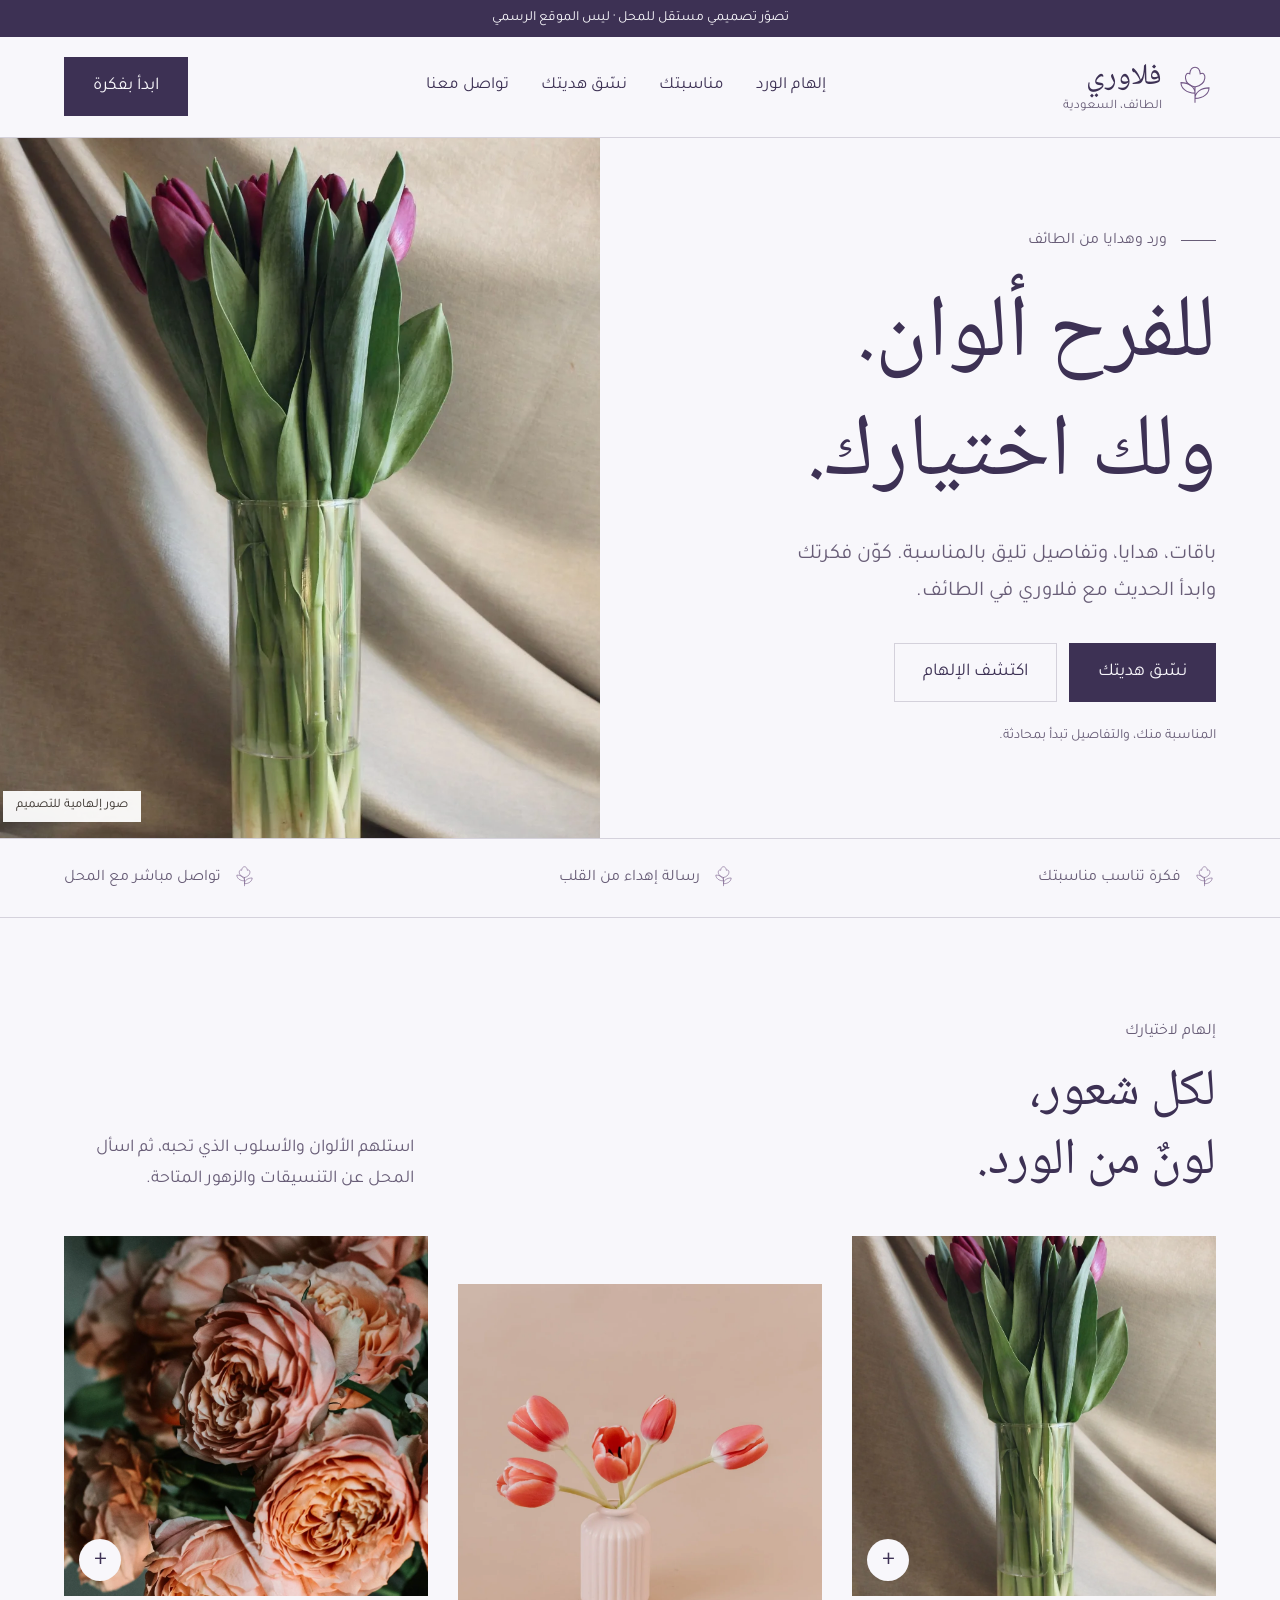
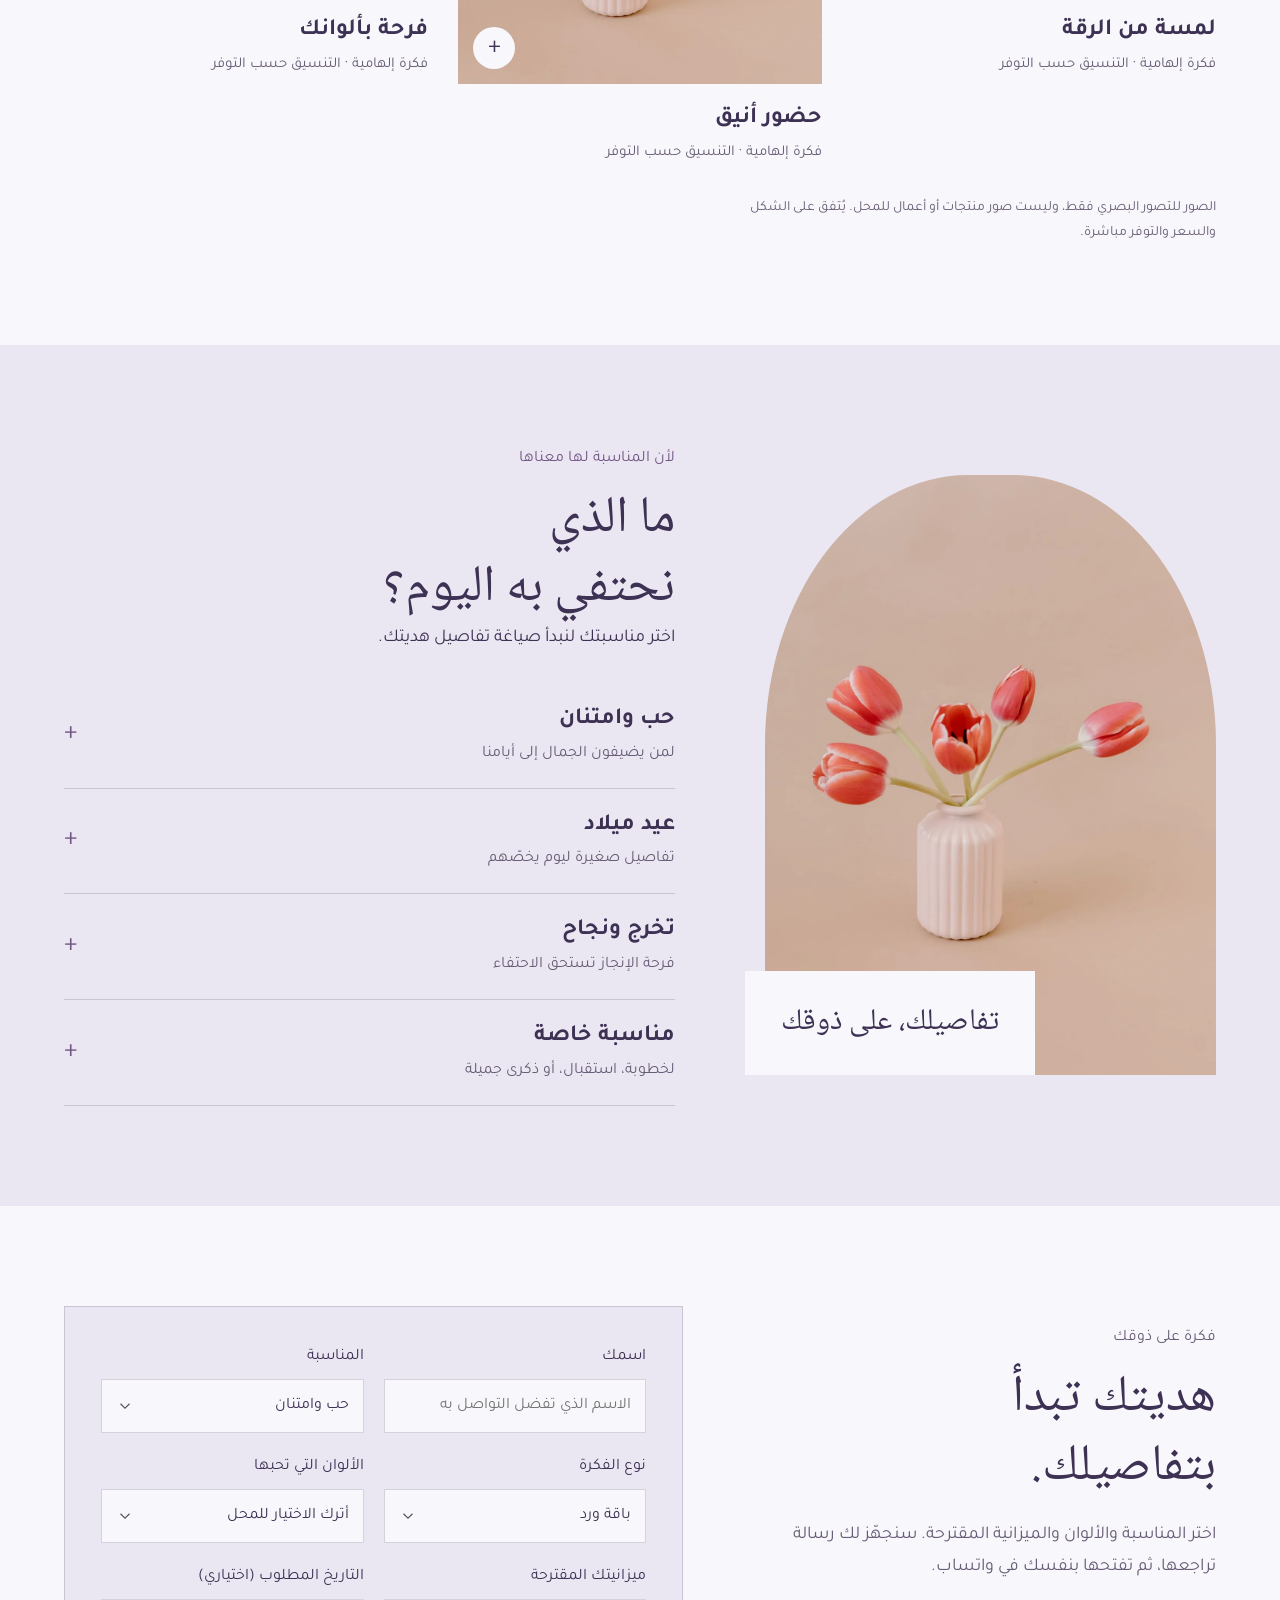
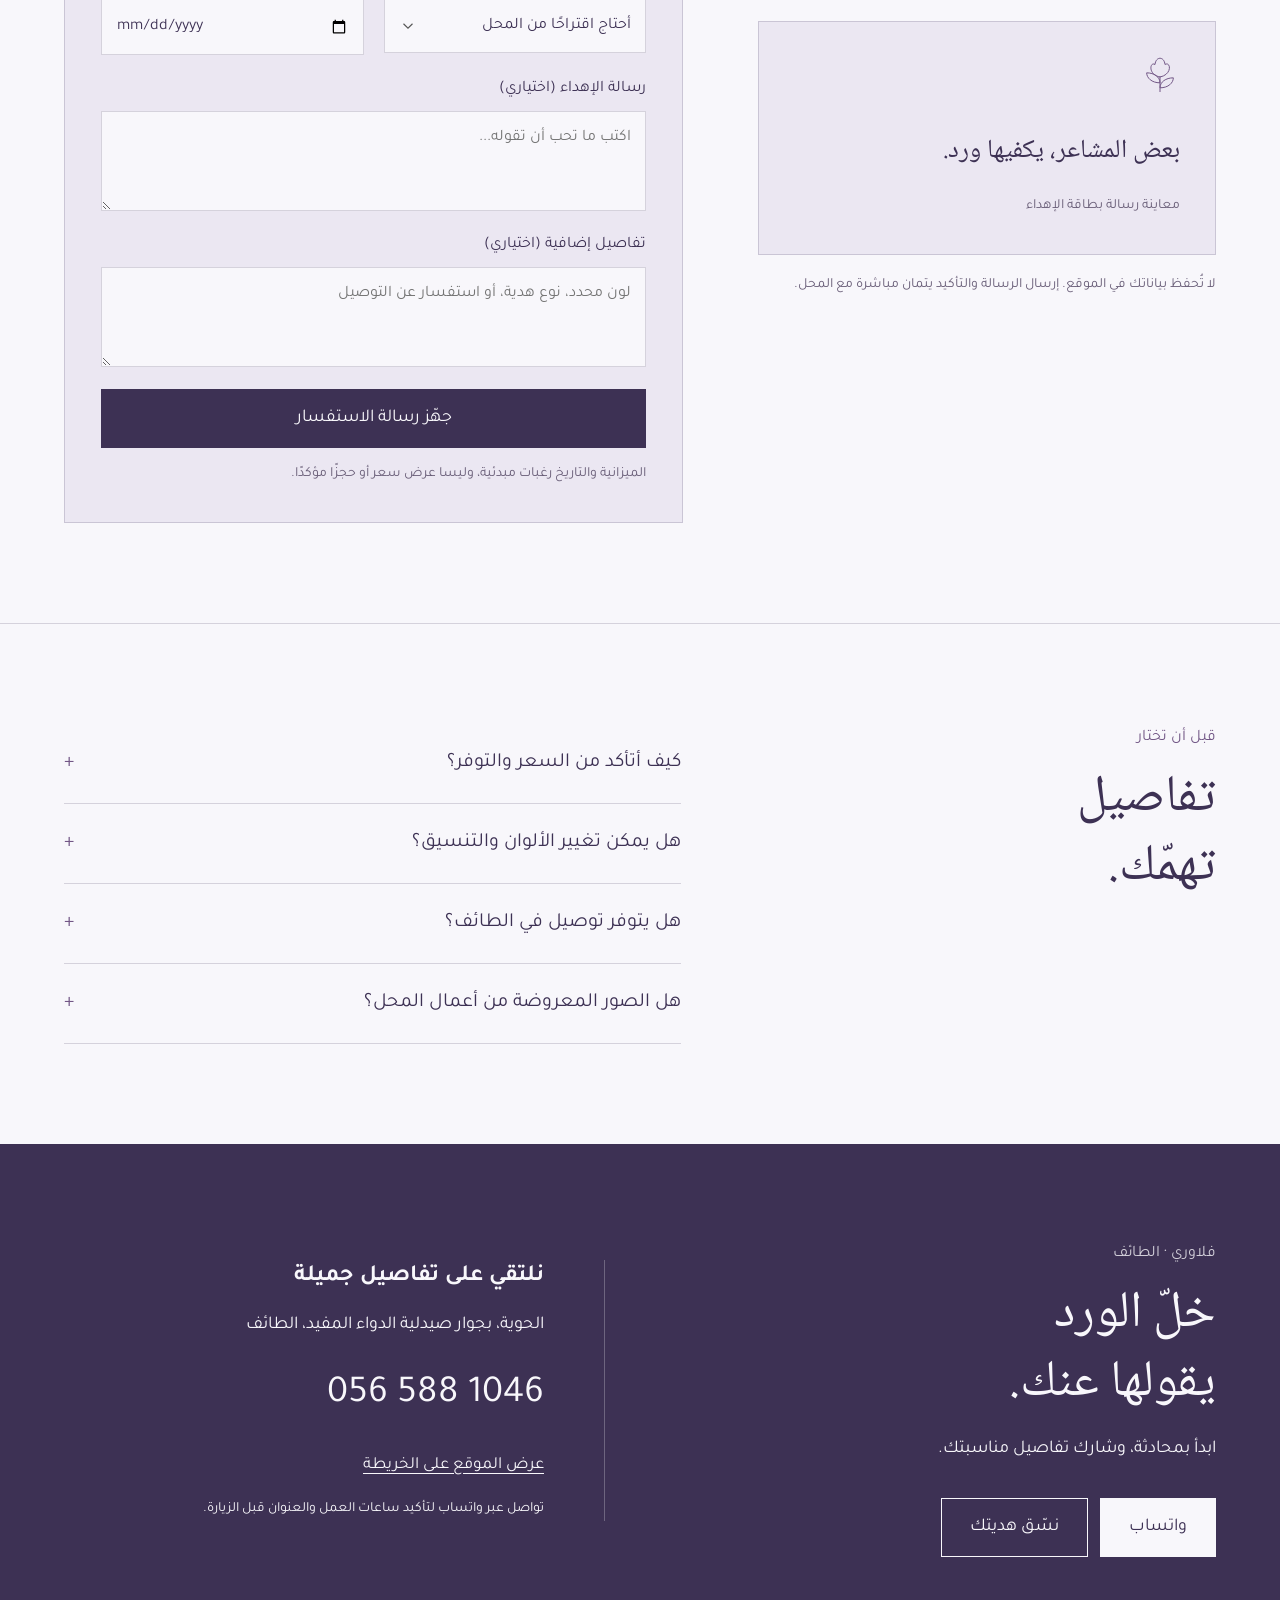
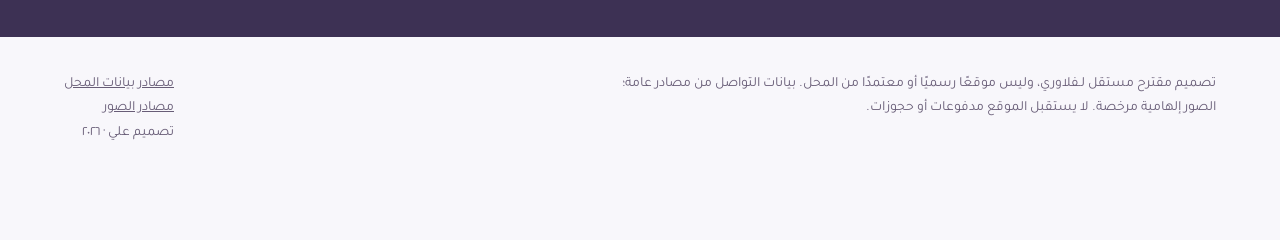
<file: flowery-taif/index.html>
<!doctype html><html lang="ar" dir="rtl"><head><meta charset="utf-8"><meta name="viewport" content="width=device-width,initial-scale=1"><meta name="theme-color" content="#f8f7fb"><meta name="robots" content="noindex,nofollow"><title>فلاوري | ورد وهدايا في الطائف</title><meta name="description" content="تصور تصميمي مستقل لـفلاوري في الطائف. أفكار للورد والهدايا وتنسيق استفسارك عبر وسائل التواصل المنشورة."><meta property="og:title" content="فلاوري | ورد وهدايا في الطائف"><meta property="og:description" content="تصور تصميمي مستقل، ليس الموقع الرسمي للمحل."><meta property="og:type" content="website"><meta property="og:image" content="https://az212z.github.io/saudi-floral-atelier-ten-20261120/assets/floral-4.webp"><meta property="og:url" content="https://az212z.github.io/saudi-floral-atelier-ten-20261120/flowery-taif/"><link rel="icon" href="../assets/favicon.svg" type="image/svg+xml"><link rel="stylesheet" href="../assets/fonts.css"><link rel="stylesheet" href="../assets/site.css"><link rel="preload" as="image" href="../assets/floral-4.webp"><script defer src="../assets/site.js"></script></head><body style="--paper:#f8f7fb;--ink:#3d3154;--accent:#725786;--wash:#ebe7f2;--muted:#685d77;--line:#3d315430"><a class="skip" href="#main">تجاوز إلى المحتوى</a><div class="notice">تصوّر تصميمي مستقل للمحل · ليس الموقع الرسمي</div><header class="header"><div class="wrap navrow"><a class="brand" href="./" aria-label="فلاوري الرئيسية"><svg aria-hidden="true" viewBox="0 0 48 48" fill="none" stroke-width="1.2"><path d="M24 42V23M24 31c-10 0-16-6-16-12 9 0 16 5 16 12Zm0 6c10 0 16-6 16-12-9 0-16 5-16 12Z"/><path d="M24 24C9 21 12 5 18 9c1-10 11-10 12 0 7-4 9 12-6 15Z"/></svg><span><span class="wordmark">فلاوري</span><span class="city">الطائف، السعودية</span></span></a><button class="menu-toggle" aria-controls="navigation" aria-expanded="false">القائمة</button><nav id="navigation" aria-label="التنقل الرئيسي"><a href="#collection">إلهام الورد</a><a href="#occasions">مناسبتك</a><a href="#inquiry">نسّق هديتك</a><a href="#contact">تواصل معنا</a></nav><a class="navcta" href="#inquiry">ابدأ بفكرة</a></div></header><main id="main"><section class="hero hero-editorial" aria-labelledby="hero-title"><div class="wrap hero-inner"><div class="hero-copy"><div class="location">ورد وهدايا من الطائف</div><h1 id="hero-title">للفرح ألوان.<br>ولك اختيارك.</h1><p>باقات، هدايا، وتفاصيل تليق بالمناسبة. كوّن فكرتك وابدأ الحديث مع فلاوري في الطائف.</p><div class="actions"><a class="button" href="#inquiry">نسّق هديتك</a><a class="button secondary" href="#collection">اكتشف الإلهام</a></div><p class="hero-note">المناسبة منك، والتفاصيل تبدأ بمحادثة.</p></div><figure class="hero-image"><img src="../assets/floral-4.webp" alt="صورة إلهامية للورد والزهور" width="1200" height="1600" fetchpriority="high"><div class="hero-side"><img src="../assets/floral-6.webp" alt="تفاصيل زهرية إلهامية" width="500" height="600"></div><figcaption>صور إلهامية للتصميم</figcaption></figure></div></section><div class="signature"><div class="wrap"><span><svg aria-hidden="true" viewBox="0 0 48 48" fill="none" stroke-width="1.2"><path d="M24 42V23M24 31c-10 0-16-6-16-12 9 0 16 5 16 12Zm0 6c10 0 16-6 16-12-9 0-16 5-16 12Z"/><path d="M24 24C9 21 12 5 18 9c1-10 11-10 12 0 7-4 9 12-6 15Z"/></svg>فكرة تناسب مناسبتك</span><span><svg aria-hidden="true" viewBox="0 0 48 48" fill="none" stroke-width="1.2"><path d="M24 42V23M24 31c-10 0-16-6-16-12 9 0 16 5 16 12Zm0 6c10 0 16-6 16-12-9 0-16 5-16 12Z"/><path d="M24 24C9 21 12 5 18 9c1-10 11-10 12 0 7-4 9 12-6 15Z"/></svg>رسالة إهداء من القلب</span><span><svg aria-hidden="true" viewBox="0 0 48 48" fill="none" stroke-width="1.2"><path d="M24 42V23M24 31c-10 0-16-6-16-12 9 0 16 5 16 12Zm0 6c10 0 16-6 16-12-9 0-16 5-16 12Z"/><path d="M24 24C9 21 12 5 18 9c1-10 11-10 12 0 7-4 9 12-6 15Z"/></svg>تواصل مباشر مع المحل</span></div></div>
<section class="section wrap" id="collection"><div class="section-heading"><div><p class="mini">إلهام لاختيارك</p><h2>لكل شعور،<br>لونٌ من الورد.</h2></div><p>استلهم الألوان والأسلوب الذي تحبه، ثم اسأل المحل عن التنسيقات والزهور المتاحة.</p></div><div class="gallery"><figure><button type="button" data-gallery="لمسة من الرقة" aria-label="تكبير صورة لمسة من الرقة"><span class="picture"><img src="../assets/floral-4.webp" alt="تصور إلهامي لتنسيق زهور: لمسة من الرقة" width="800" height="1000" loading="lazy"><span class="zoom" aria-hidden="true">+</span></span></button><figcaption><h3>لمسة من الرقة</h3><small>فكرة إلهامية · التنسيق حسب التوفر</small></figcaption></figure><figure><button type="button" data-gallery="حضور أنيق" aria-label="تكبير صورة حضور أنيق"><span class="picture"><img src="../assets/floral-6.webp" alt="تصور إلهامي لتنسيق زهور: حضور أنيق" width="800" height="1000" loading="lazy"><span class="zoom" aria-hidden="true">+</span></span></button><figcaption><h3>حضور أنيق</h3><small>فكرة إلهامية · التنسيق حسب التوفر</small></figcaption></figure><figure><button type="button" data-gallery="فرحة بألوانك" aria-label="تكبير صورة فرحة بألوانك"><span class="picture"><img src="../assets/floral-9.webp" alt="تصور إلهامي لتنسيق زهور: فرحة بألوانك" width="800" height="1000" loading="lazy"><span class="zoom" aria-hidden="true">+</span></span></button><figcaption><h3>فرحة بألوانك</h3><small>فكرة إلهامية · التنسيق حسب التوفر</small></figcaption></figure></div><p class="small-note">الصور للتصور البصري فقط، وليست صور منتجات أو أعمال للمحل. يُتفق على الشكل والسعر والتوفر مباشرة.</p></section>
<section class="section occasion-section" id="occasions"><div class="wrap occasion-layout"><div class="occasion-photo"><img src="../assets/floral-6.webp" alt="ورد بألوان ملهمة للمناسبات" loading="lazy" width="850" height="1100"><div class="poem">تفاصيلك، على ذوقك</div></div><div><p class="mini">لأن المناسبة لها معناها</p><h2>ما الذي<br>نحتفي به اليوم؟</h2><p>اختر مناسبتك لنبدأ صياغة تفاصيل هديتك.</p><div class="occasion-list"><button class="occasion" type="button" data-occasion="حب وامتنان"><div><h3>حب وامتنان</h3><span>لمن يضيفون الجمال إلى أيامنا</span></div><b class="plus" aria-hidden="true">+</b></button><button class="occasion" type="button" data-occasion="عيد ميلاد"><div><h3>عيد ميلاد</h3><span>تفاصيل صغيرة ليوم يخصّهم</span></div><b class="plus" aria-hidden="true">+</b></button><button class="occasion" type="button" data-occasion="تخرج ونجاح"><div><h3>تخرج ونجاح</h3><span>فرحة الإنجاز تستحق الاحتفاء</span></div><b class="plus" aria-hidden="true">+</b></button><button class="occasion" type="button" data-occasion="مناسبة خاصة"><div><h3>مناسبة خاصة</h3><span>لخطوبة، استقبال، أو ذكرى جميلة</span></div><b class="plus" aria-hidden="true">+</b></button></div></div></div></section>
<section class="section wrap" id="inquiry"><div class="inquiry-layout"><div class="inquiry-intro"><p class="mini">فكرة على ذوقك</p><h2>هديتك تبدأ<br>بتفاصيلك.</h2><p>اختر المناسبة والألوان والميزانية المقترحة. سنجهّز لك رسالة تراجعها، ثم تفتحها بنفسك في واتساب.</p><div class="card-preview"><svg aria-hidden="true" viewBox="0 0 48 48" fill="none" stroke-width="1.2"><path d="M24 42V23M24 31c-10 0-16-6-16-12 9 0 16 5 16 12Zm0 6c10 0 16-6 16-12-9 0-16 5-16 12Z"/><path d="M24 24C9 21 12 5 18 9c1-10 11-10 12 0 7-4 9 12-6 15Z"/></svg><p id="card-message">بعض المشاعر، يكفيها ورد.</p><small>معاينة رسالة بطاقة الإهداء</small></div><p class="small-note">لا تُحفظ بياناتك في الموقع. إرسال الرسالة والتأكيد يتمان مباشرة مع المحل.</p></div><div><form class="inquiry-form" data-shop="فلاوري" data-phone="966565881046"><div class="form-grid"><label class="field">اسمك<input name="name" required maxlength="80" autocomplete="given-name" placeholder="الاسم الذي تفضّل التواصل به"></label><label class="field">المناسبة<select name="occasion"><option>حب وامتنان</option><option>عيد ميلاد</option><option>تخرج ونجاح</option><option>مناسبة خاصة</option></select></label><label class="field">نوع الفكرة<select name="type"><option>باقة ورد</option><option>ورد مع هدية</option><option>تنسيق في فازة</option><option>تغليف هدية</option><option>تنسيق مناسبة</option></select></label><label class="field">الألوان التي تحبها<select name="color"><option>أترك الاختيار للمحل</option><option>وردي وأبيض</option><option>أحمر كلاسيكي</option><option>ألوان هادئة</option><option>ألوان زاهية</option></select></label><label class="field">ميزانيتك المقترحة<select name="budget"><option>أحتاج اقتراحًا من المحل</option><option>أقل من 150 ريال</option><option>150 إلى 300 ريال</option><option>300 إلى 500 ريال</option><option>أكثر من 500 ريال</option></select></label><label class="field">التاريخ المطلوب (اختياري)<input type="date" name="date"></label><label class="field full">رسالة الإهداء (اختياري)<textarea name="message" maxlength="300" placeholder="اكتب ما تحب أن تقوله..."></textarea></label><label class="field full">تفاصيل إضافية (اختياري)<textarea name="notes" maxlength="700" placeholder="لون محدد، نوع هدية، أو استفسار عن التوصيل"></textarea></label></div><button class="button" type="submit">جهّز رسالة الاستفسار</button><p class="form-note">الميزانية والتاريخ رغبات مبدئية، وليسا عرض سعر أو حجزًا مؤكدًا.</p><noscript><p>لتنسيق الطلب، يرجى <a href="https://wa.me/966565881046?text=%D9%85%D8%B1%D8%AD%D8%A8%D9%8B%D8%A7%D8%8C%20%D8%A3%D8%B1%D8%BA%D8%A8%20%D8%A8%D8%A7%D9%84%D8%A7%D8%B3%D8%AA%D9%81%D8%B3%D8%A7%D8%B1%20%D8%B9%D9%86%20%D8%A7%D9%84%D9%88%D8%B1%D9%88%D8%AF%20%D9%88%D8%A7%D9%84%D9%87%D8%AF%D8%A7%D9%8A%D8%A7%20%D8%A7%D9%84%D9%85%D8%AA%D8%A7%D8%AD%D8%A9." target="_blank" rel="noopener noreferrer">التواصل عبر واتساب</a> أو تفعيل JavaScript لتجهيز الرسالة.</p></noscript></form><section class="draft-panel" hidden tabindex="-1" aria-label="مراجعة رسالة الاستفسار"><h3>راجع رسالتك</h3><p class="draft-text"></p><div class="actions"><a class="button whatsapp-draft" href="https://wa.me/966565881046?text=%D9%85%D8%B1%D8%AD%D8%A8%D9%8B%D8%A7%D8%8C%20%D8%A3%D8%B1%D8%BA%D8%A8%20%D8%A8%D8%A7%D9%84%D8%A7%D8%B3%D8%AA%D9%81%D8%B3%D8%A7%D8%B1%20%D8%B9%D9%86%20%D8%A7%D9%84%D9%88%D8%B1%D9%88%D8%AF%20%D9%88%D8%A7%D9%84%D9%87%D8%AF%D8%A7%D9%8A%D8%A7%20%D8%A7%D9%84%D9%85%D8%AA%D8%A7%D8%AD%D8%A9." target="_blank" rel="noopener noreferrer">افتح في واتساب</a><button type="button" class="button secondary copy-draft">نسخ الرسالة</button></div><p class="status" role="status"></p><p class="form-note">إذا لم يكن الرقم مفعّلًا على واتساب، يمكنك الاتصال بالمحل.</p></section></div></div></section>
<section class="section faq"><div class="wrap faq-layout"><div><p class="mini">قبل أن تختار</p><h2>تفاصيل<br>تهمّك.</h2></div><div><details><summary>كيف أتأكد من السعر والتوفر؟</summary><p>أرسل تفاصيل فكرتك للمحل عبر واتساب. يحدد المحل السعر النهائي والزهور المتاحة وموعد التجهيز قبل تأكيد الطلب.</p></details><details><summary>هل يمكن تغيير الألوان والتنسيق؟</summary><p>اكتب الألوان والأسلوب الذي تفضله في رسالة الاستفسار. إمكانية التنفيذ تعتمد على المواد المتاحة لدى المحل.</p></details><details><summary>هل يتوفر توصيل في الطائف؟</summary><p>اسأل المحل عن إمكانية التوصيل لعنوانك، الموعد، والرسوم. لا يمثل اختيار التاريخ تأكيدًا لخدمة التوصيل.</p></details><details><summary>هل الصور المعروضة من أعمال المحل؟</summary><p>الصور إلهامية لعرض التصميم، وليست من أعمال المحل. اطلب صور التنسيقات المتاحة مباشرة قبل تأكيد طلبك.</p></details></div></div></section>
<section class="contact-section" id="contact"><div class="wrap contact-layout"><div><p class="mini">فلاوري · الطائف</p><h2>خلّ الورد<br>يقولها عنك.</h2><p>ابدأ بمحادثة، وشارك تفاصيل مناسبتك.</p><div class="actions"><a class="button" href="https://wa.me/966565881046?text=%D9%85%D8%B1%D8%AD%D8%A8%D9%8B%D8%A7%D8%8C%20%D8%A3%D8%B1%D8%BA%D8%A8%20%D8%A8%D8%A7%D9%84%D8%A7%D8%B3%D8%AA%D9%81%D8%B3%D8%A7%D8%B1%20%D8%B9%D9%86%20%D8%A7%D9%84%D9%88%D8%B1%D9%88%D8%AF%20%D9%88%D8%A7%D9%84%D9%87%D8%AF%D8%A7%D9%8A%D8%A7%20%D8%A7%D9%84%D9%85%D8%AA%D8%A7%D8%AD%D8%A9." target="_blank" rel="noopener noreferrer">واتساب</a><a class="button secondary" href="#inquiry">نسّق هديتك</a></div></div><div class="contact-info"><h3>نلتقي على تفاصيل جميلة</h3><p>الحوية، بجوار صيدلية الدواء المفيد، الطائف</p><a class="phone" href="https://wa.me/966565881046?text=%D9%85%D8%B1%D8%AD%D8%A8%D9%8B%D8%A7%D8%8C%20%D8%A3%D8%B1%D8%BA%D8%A8%20%D8%A8%D8%A7%D9%84%D8%A7%D8%B3%D8%AA%D9%81%D8%B3%D8%A7%D8%B1%20%D8%B9%D9%86%20%D8%A7%D9%84%D9%88%D8%B1%D9%88%D8%AF%20%D9%88%D8%A7%D9%84%D9%87%D8%AF%D8%A7%D9%8A%D8%A7%20%D8%A7%D9%84%D9%85%D8%AA%D8%A7%D8%AD%D8%A9." target="_blank" rel="noopener noreferrer">056 588 1046</a><div class="social-links"><a href="https://www.google.com/maps/search/?api=1&amp;query=%D9%81%D9%84%D8%A7%D9%88%D8%B1%D9%8A%20%D8%A7%D9%84%D8%AD%D9%88%D9%8A%D8%A9%D8%8C%20%D8%A8%D8%AC%D9%88%D8%A7%D8%B1%20%D8%B5%D9%8A%D8%AF%D9%84%D9%8A%D8%A9%20%D8%A7%D9%84%D8%AF%D9%88%D8%A7%D8%A1%20%D8%A7%D9%84%D9%85%D9%81%D9%8A%D8%AF%D8%8C%20%D8%A7%D9%84%D8%B7%D8%A7%D8%A6%D9%81" target="_blank" rel="noopener noreferrer">عرض الموقع على الخريطة</a></div><p class="small-note">تواصل عبر واتساب لتأكيد ساعات العمل والعنوان قبل الزيارة.</p></div></div></section></main><footer class="footer"><div class="wrap"><p>تصميم مقترح مستقل لـفلاوري، وليس موقعًا رسميًا أو معتمدًا من المحل. بيانات التواصل من مصادر عامة؛ الصور إلهامية مرخصة. لا يستقبل الموقع مدفوعات أو حجوزات.</p><div><a href="../research.html#flowery-taif">مصادر بيانات المحل</a><br><a href="../credits.html">مصادر الصور</a><br><span>تصميم علي · ٢٠٢٦</span></div></div></footer><div class="mobile-cta"><a class="button" href="#inquiry">نسّق هديتك</a><a class="button secondary" href="https://wa.me/966565881046?text=%D9%85%D8%B1%D8%AD%D8%A8%D9%8B%D8%A7%D8%8C%20%D8%A3%D8%B1%D8%BA%D8%A8%20%D8%A8%D8%A7%D9%84%D8%A7%D8%B3%D8%AA%D9%81%D8%B3%D8%A7%D8%B1%20%D8%B9%D9%86%20%D8%A7%D9%84%D9%88%D8%B1%D9%88%D8%AF%20%D9%88%D8%A7%D9%84%D9%87%D8%AF%D8%A7%D9%8A%D8%A7%20%D8%A7%D9%84%D9%85%D8%AA%D8%A7%D8%AD%D8%A9." target="_blank" rel="noopener noreferrer">واتساب</a></div><dialog class="lightbox" aria-label="معرض الإلهام"><button class="close-dialog" type="button">إغلاق الصورة</button><img alt=""><p></p></dialog></body></html>
</file>
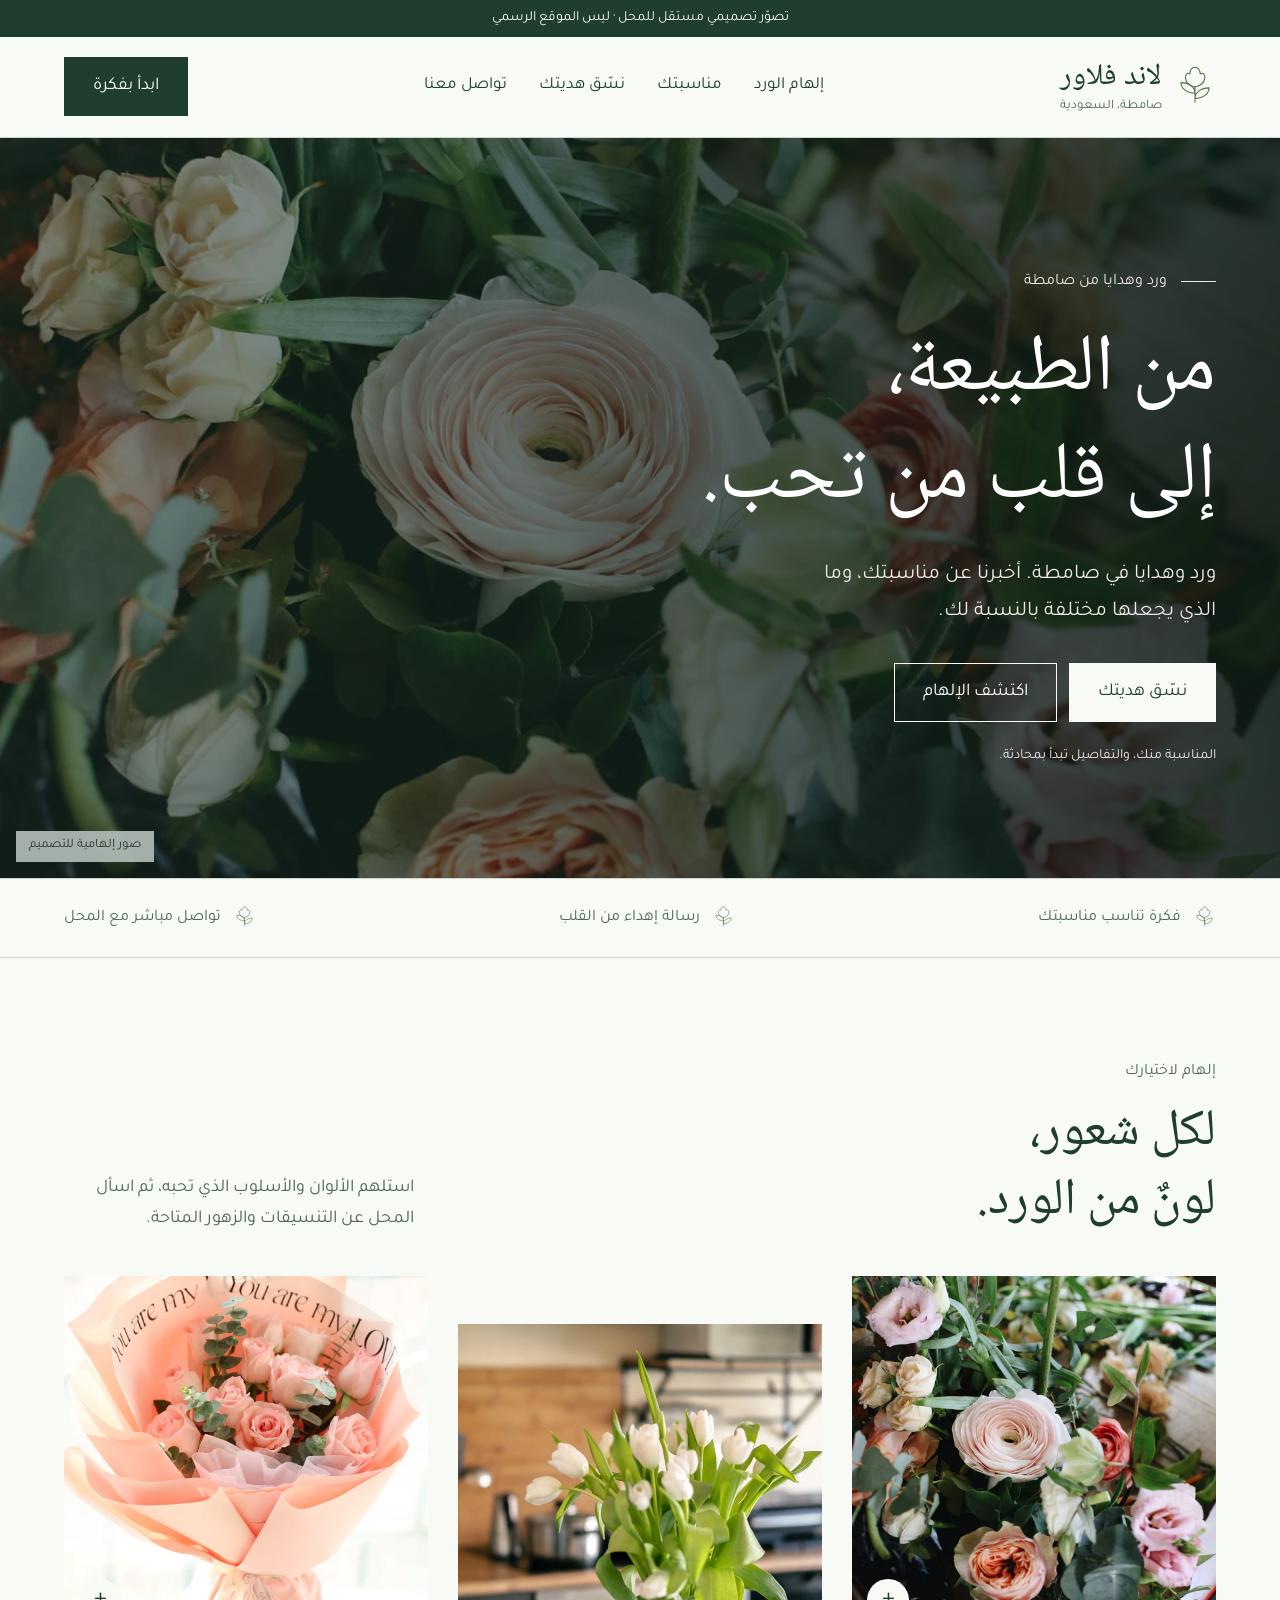
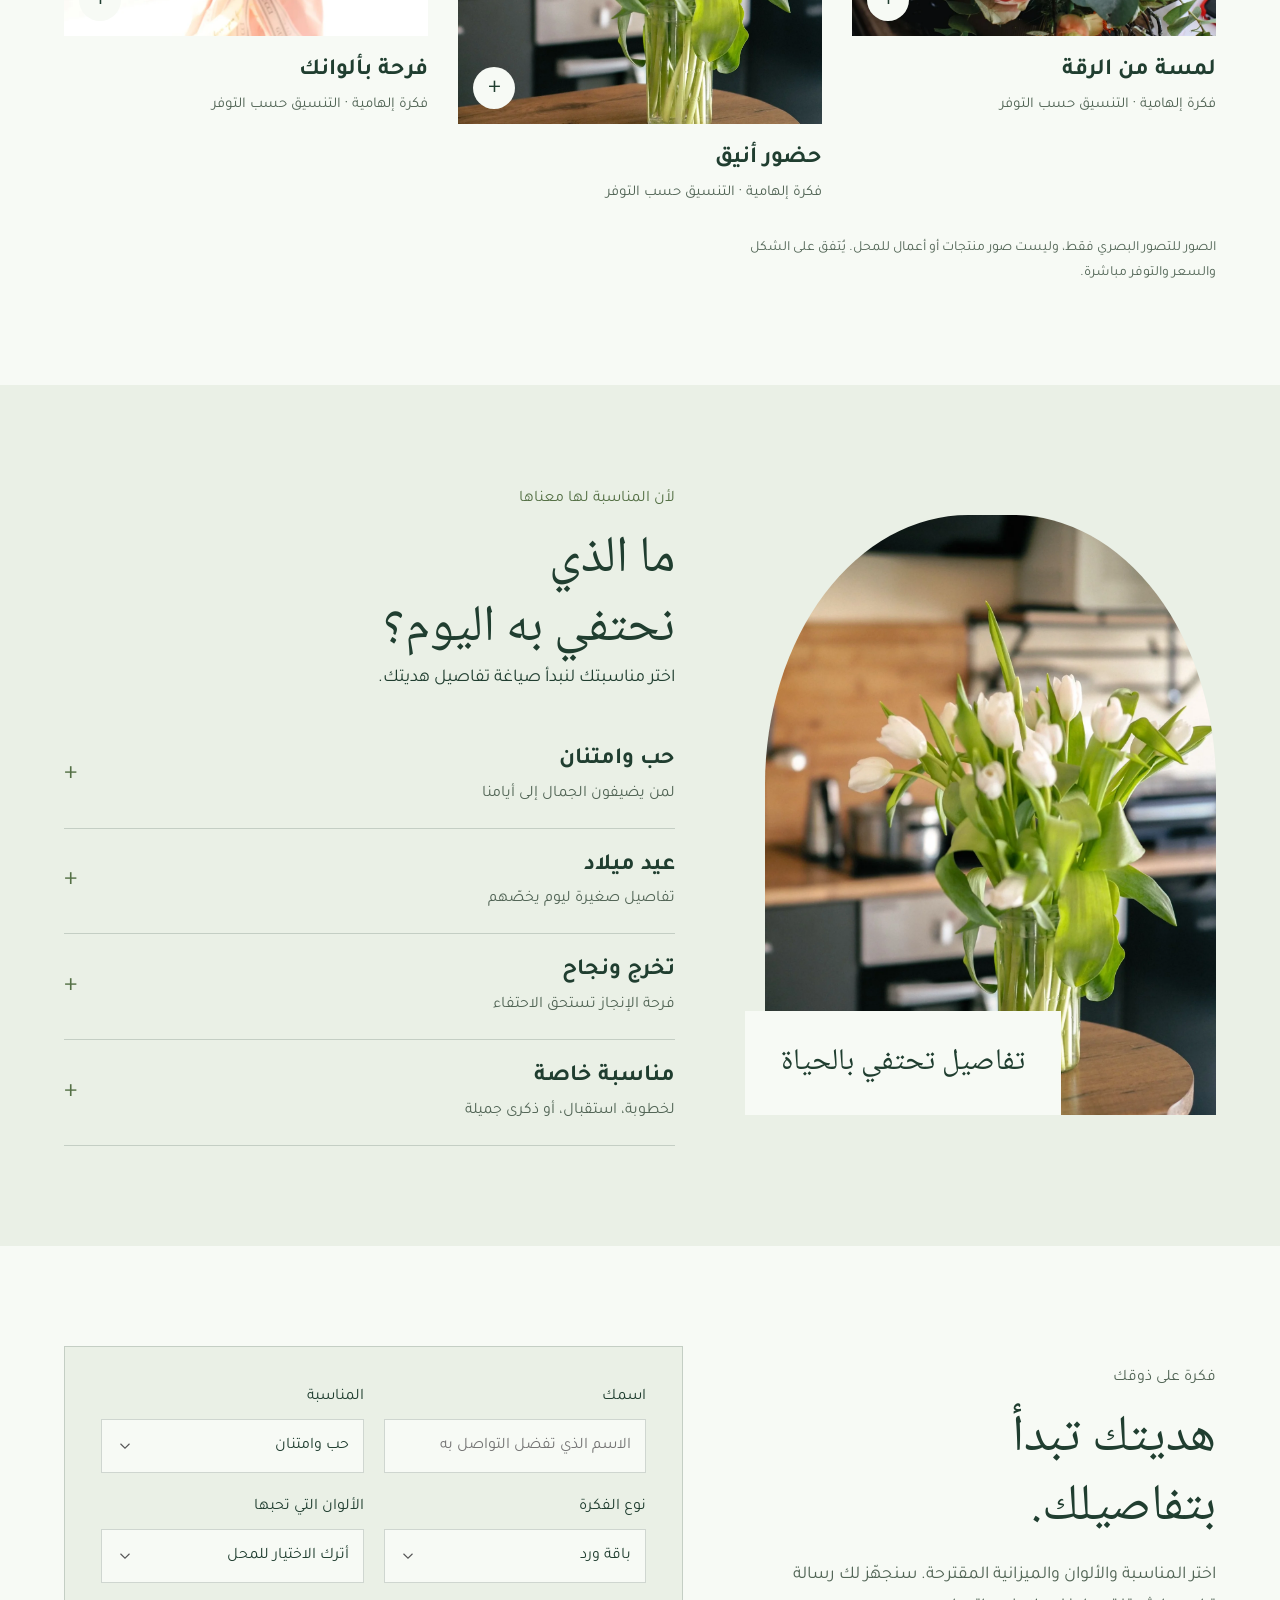
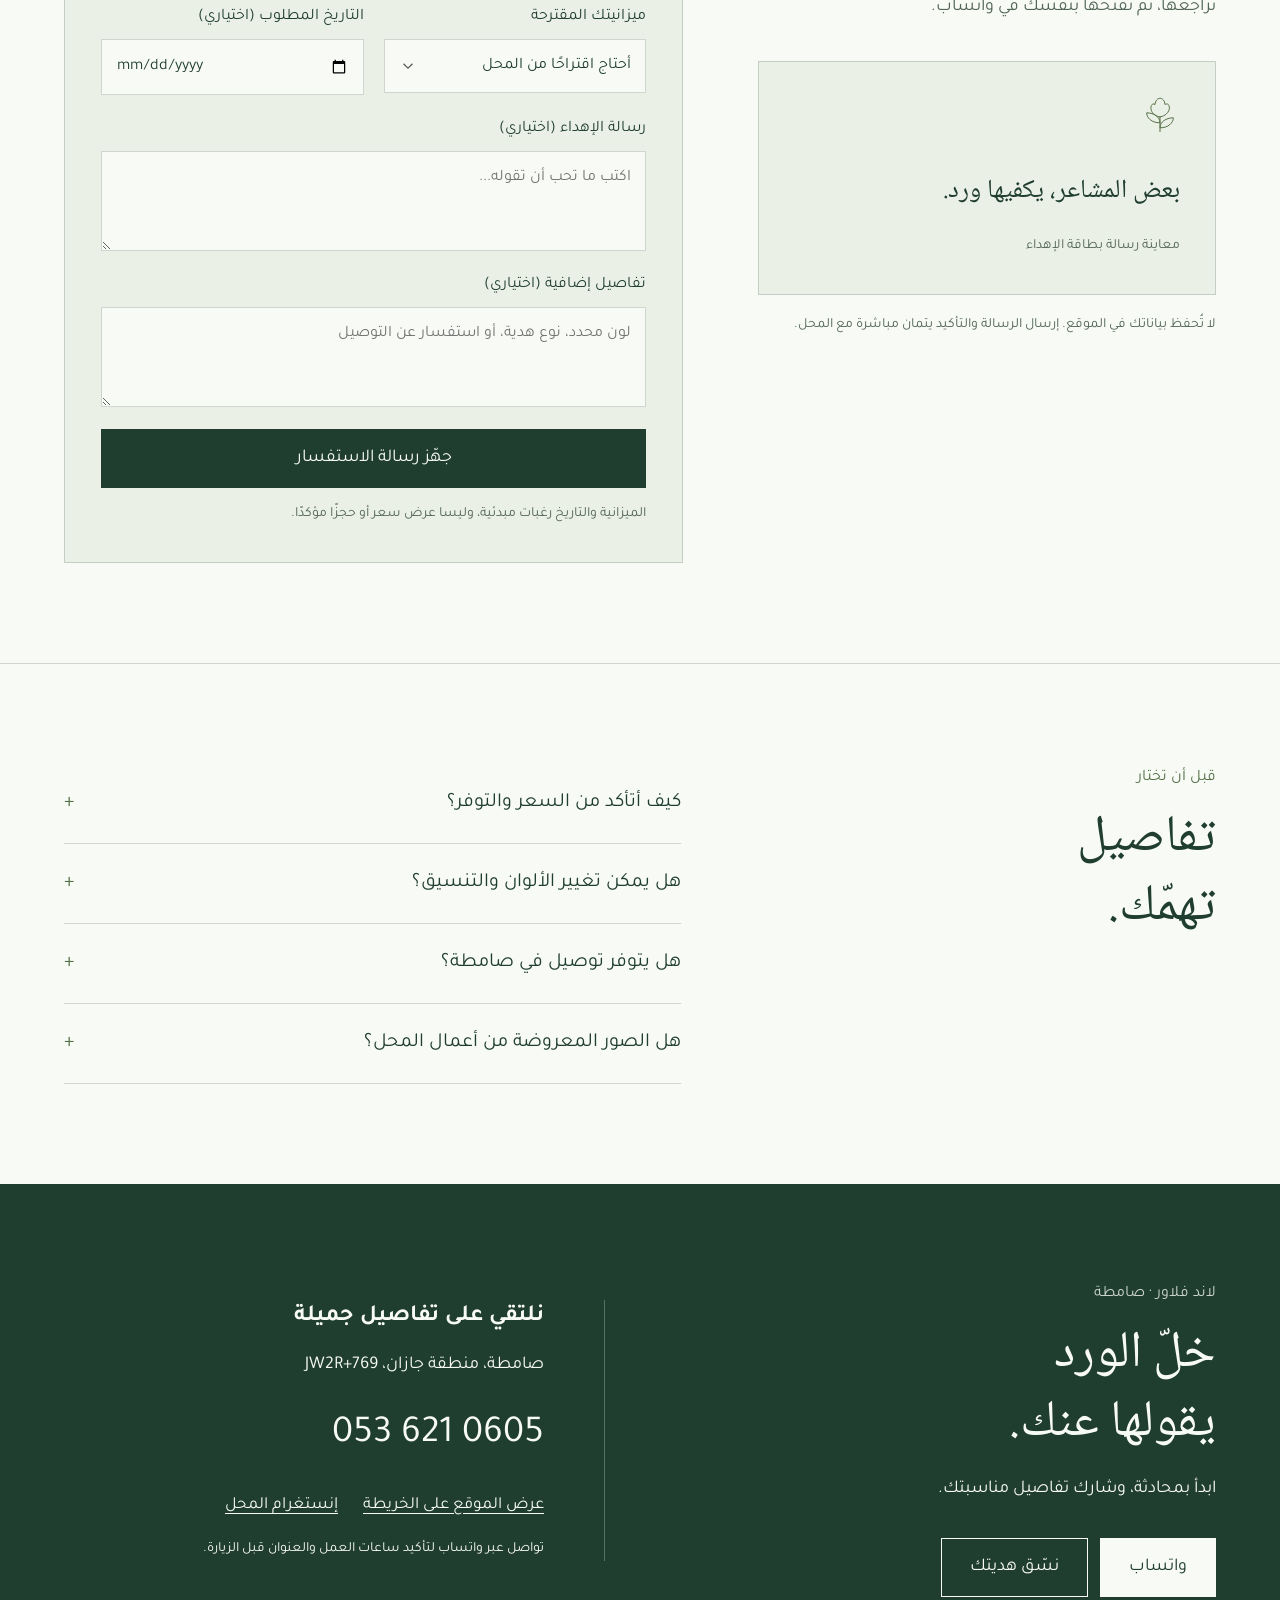
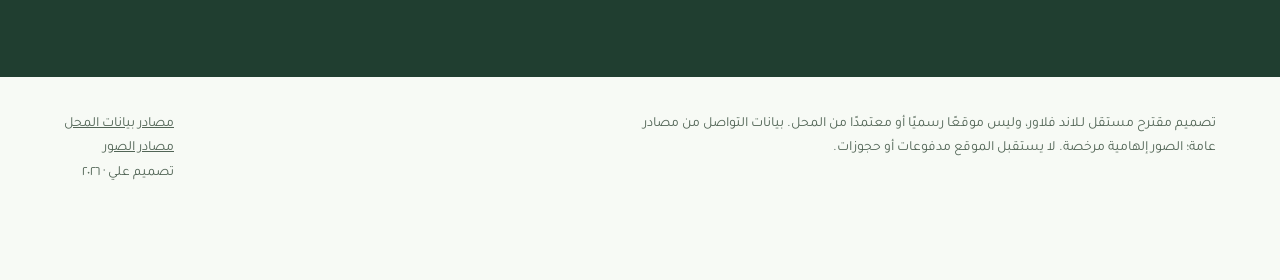
<file: land-flower-samitah/index.html>
<!doctype html><html lang="ar" dir="rtl"><head><meta charset="utf-8"><meta name="viewport" content="width=device-width,initial-scale=1"><meta name="theme-color" content="#f7faf5"><meta name="robots" content="noindex,nofollow"><title>لاند فلاور | ورد وهدايا في صامطة</title><meta name="description" content="تصور تصميمي مستقل لـلاند فلاور في صامطة. أفكار للورد والهدايا وتنسيق استفسارك عبر وسائل التواصل المنشورة."><meta property="og:title" content="لاند فلاور | ورد وهدايا في صامطة"><meta property="og:description" content="تصور تصميمي مستقل، ليس الموقع الرسمي للمحل."><meta property="og:type" content="website"><meta property="og:image" content="https://az212z.github.io/saudi-floral-atelier-ten-20261120/assets/floral-7.webp"><meta property="og:url" content="https://az212z.github.io/saudi-floral-atelier-ten-20261120/land-flower-samitah/"><link rel="icon" href="../assets/favicon.svg" type="image/svg+xml"><link rel="stylesheet" href="../assets/fonts.css"><link rel="stylesheet" href="../assets/site.css"><link rel="preload" as="image" href="../assets/floral-7.webp"><script defer src="../assets/site.js"></script></head><body style="--paper:#f7faf5;--ink:#203e30;--accent:#547045;--wash:#eaf0e6;--muted:#526556;--line:#203e3030"><a class="skip" href="#main">تجاوز إلى المحتوى</a><div class="notice">تصوّر تصميمي مستقل للمحل · ليس الموقع الرسمي</div><header class="header"><div class="wrap navrow"><a class="brand" href="./" aria-label="لاند فلاور الرئيسية"><svg aria-hidden="true" viewBox="0 0 48 48" fill="none" stroke-width="1.2"><path d="M24 42V23M24 31c-10 0-16-6-16-12 9 0 16 5 16 12Zm0 6c10 0 16-6 16-12-9 0-16 5-16 12Z"/><path d="M24 24C9 21 12 5 18 9c1-10 11-10 12 0 7-4 9 12-6 15Z"/></svg><span><span class="wordmark">لاند فلاور</span><span class="city">صامطة، السعودية</span></span></a><button class="menu-toggle" aria-controls="navigation" aria-expanded="false">القائمة</button><nav id="navigation" aria-label="التنقل الرئيسي"><a href="#collection">إلهام الورد</a><a href="#occasions">مناسبتك</a><a href="#inquiry">نسّق هديتك</a><a href="#contact">تواصل معنا</a></nav><a class="navcta" href="#inquiry">ابدأ بفكرة</a></div></header><main id="main"><section class="hero hero-immersive" aria-labelledby="hero-title"><div class="wrap hero-inner"><div class="hero-copy"><div class="location">ورد وهدايا من صامطة</div><h1 id="hero-title">من الطبيعة،<br>إلى قلب من تحب.</h1><p>ورد وهدايا في صامطة. أخبرنا عن مناسبتك، وما الذي يجعلها مختلفة بالنسبة لك.</p><div class="actions"><a class="button" href="#inquiry">نسّق هديتك</a><a class="button secondary" href="#collection">اكتشف الإلهام</a></div><p class="hero-note">المناسبة منك، والتفاصيل تبدأ بمحادثة.</p></div><figure class="hero-image"><img src="../assets/floral-7.webp" alt="صورة إلهامية للورد والزهور" width="1200" height="1600" fetchpriority="high"><div class="hero-side"><img src="../assets/floral-5.webp" alt="تفاصيل زهرية إلهامية" width="500" height="600"></div><figcaption>صور إلهامية للتصميم</figcaption></figure></div></section><div class="signature"><div class="wrap"><span><svg aria-hidden="true" viewBox="0 0 48 48" fill="none" stroke-width="1.2"><path d="M24 42V23M24 31c-10 0-16-6-16-12 9 0 16 5 16 12Zm0 6c10 0 16-6 16-12-9 0-16 5-16 12Z"/><path d="M24 24C9 21 12 5 18 9c1-10 11-10 12 0 7-4 9 12-6 15Z"/></svg>فكرة تناسب مناسبتك</span><span><svg aria-hidden="true" viewBox="0 0 48 48" fill="none" stroke-width="1.2"><path d="M24 42V23M24 31c-10 0-16-6-16-12 9 0 16 5 16 12Zm0 6c10 0 16-6 16-12-9 0-16 5-16 12Z"/><path d="M24 24C9 21 12 5 18 9c1-10 11-10 12 0 7-4 9 12-6 15Z"/></svg>رسالة إهداء من القلب</span><span><svg aria-hidden="true" viewBox="0 0 48 48" fill="none" stroke-width="1.2"><path d="M24 42V23M24 31c-10 0-16-6-16-12 9 0 16 5 16 12Zm0 6c10 0 16-6 16-12-9 0-16 5-16 12Z"/><path d="M24 24C9 21 12 5 18 9c1-10 11-10 12 0 7-4 9 12-6 15Z"/></svg>تواصل مباشر مع المحل</span></div></div>
<section class="section wrap" id="collection"><div class="section-heading"><div><p class="mini">إلهام لاختيارك</p><h2>لكل شعور،<br>لونٌ من الورد.</h2></div><p>استلهم الألوان والأسلوب الذي تحبه، ثم اسأل المحل عن التنسيقات والزهور المتاحة.</p></div><div class="gallery"><figure><button type="button" data-gallery="لمسة من الرقة" aria-label="تكبير صورة لمسة من الرقة"><span class="picture"><img src="../assets/floral-7.webp" alt="تصور إلهامي لتنسيق زهور: لمسة من الرقة" width="800" height="1000" loading="lazy"><span class="zoom" aria-hidden="true">+</span></span></button><figcaption><h3>لمسة من الرقة</h3><small>فكرة إلهامية · التنسيق حسب التوفر</small></figcaption></figure><figure><button type="button" data-gallery="حضور أنيق" aria-label="تكبير صورة حضور أنيق"><span class="picture"><img src="../assets/floral-5.webp" alt="تصور إلهامي لتنسيق زهور: حضور أنيق" width="800" height="1000" loading="lazy"><span class="zoom" aria-hidden="true">+</span></span></button><figcaption><h3>حضور أنيق</h3><small>فكرة إلهامية · التنسيق حسب التوفر</small></figcaption></figure><figure><button type="button" data-gallery="فرحة بألوانك" aria-label="تكبير صورة فرحة بألوانك"><span class="picture"><img src="../assets/floral-0.webp" alt="تصور إلهامي لتنسيق زهور: فرحة بألوانك" width="800" height="1000" loading="lazy"><span class="zoom" aria-hidden="true">+</span></span></button><figcaption><h3>فرحة بألوانك</h3><small>فكرة إلهامية · التنسيق حسب التوفر</small></figcaption></figure></div><p class="small-note">الصور للتصور البصري فقط، وليست صور منتجات أو أعمال للمحل. يُتفق على الشكل والسعر والتوفر مباشرة.</p></section>
<section class="section occasion-section" id="occasions"><div class="wrap occasion-layout"><div class="occasion-photo"><img src="../assets/floral-5.webp" alt="ورد بألوان ملهمة للمناسبات" loading="lazy" width="850" height="1100"><div class="poem">تفاصيل تحتفي بالحياة</div></div><div><p class="mini">لأن المناسبة لها معناها</p><h2>ما الذي<br>نحتفي به اليوم؟</h2><p>اختر مناسبتك لنبدأ صياغة تفاصيل هديتك.</p><div class="occasion-list"><button class="occasion" type="button" data-occasion="حب وامتنان"><div><h3>حب وامتنان</h3><span>لمن يضيفون الجمال إلى أيامنا</span></div><b class="plus" aria-hidden="true">+</b></button><button class="occasion" type="button" data-occasion="عيد ميلاد"><div><h3>عيد ميلاد</h3><span>تفاصيل صغيرة ليوم يخصّهم</span></div><b class="plus" aria-hidden="true">+</b></button><button class="occasion" type="button" data-occasion="تخرج ونجاح"><div><h3>تخرج ونجاح</h3><span>فرحة الإنجاز تستحق الاحتفاء</span></div><b class="plus" aria-hidden="true">+</b></button><button class="occasion" type="button" data-occasion="مناسبة خاصة"><div><h3>مناسبة خاصة</h3><span>لخطوبة، استقبال، أو ذكرى جميلة</span></div><b class="plus" aria-hidden="true">+</b></button></div></div></div></section>
<section class="section wrap" id="inquiry"><div class="inquiry-layout"><div class="inquiry-intro"><p class="mini">فكرة على ذوقك</p><h2>هديتك تبدأ<br>بتفاصيلك.</h2><p>اختر المناسبة والألوان والميزانية المقترحة. سنجهّز لك رسالة تراجعها، ثم تفتحها بنفسك في واتساب.</p><div class="card-preview"><svg aria-hidden="true" viewBox="0 0 48 48" fill="none" stroke-width="1.2"><path d="M24 42V23M24 31c-10 0-16-6-16-12 9 0 16 5 16 12Zm0 6c10 0 16-6 16-12-9 0-16 5-16 12Z"/><path d="M24 24C9 21 12 5 18 9c1-10 11-10 12 0 7-4 9 12-6 15Z"/></svg><p id="card-message">بعض المشاعر، يكفيها ورد.</p><small>معاينة رسالة بطاقة الإهداء</small></div><p class="small-note">لا تُحفظ بياناتك في الموقع. إرسال الرسالة والتأكيد يتمان مباشرة مع المحل.</p></div><div><form class="inquiry-form" data-shop="لاند فلاور" data-phone="966536210605"><div class="form-grid"><label class="field">اسمك<input name="name" required maxlength="80" autocomplete="given-name" placeholder="الاسم الذي تفضّل التواصل به"></label><label class="field">المناسبة<select name="occasion"><option>حب وامتنان</option><option>عيد ميلاد</option><option>تخرج ونجاح</option><option>مناسبة خاصة</option></select></label><label class="field">نوع الفكرة<select name="type"><option>باقة ورد</option><option>ورد مع هدية</option><option>تنسيق في فازة</option><option>تغليف هدية</option><option>تنسيق مناسبة</option></select></label><label class="field">الألوان التي تحبها<select name="color"><option>أترك الاختيار للمحل</option><option>وردي وأبيض</option><option>أحمر كلاسيكي</option><option>ألوان هادئة</option><option>ألوان زاهية</option></select></label><label class="field">ميزانيتك المقترحة<select name="budget"><option>أحتاج اقتراحًا من المحل</option><option>أقل من 150 ريال</option><option>150 إلى 300 ريال</option><option>300 إلى 500 ريال</option><option>أكثر من 500 ريال</option></select></label><label class="field">التاريخ المطلوب (اختياري)<input type="date" name="date"></label><label class="field full">رسالة الإهداء (اختياري)<textarea name="message" maxlength="300" placeholder="اكتب ما تحب أن تقوله..."></textarea></label><label class="field full">تفاصيل إضافية (اختياري)<textarea name="notes" maxlength="700" placeholder="لون محدد، نوع هدية، أو استفسار عن التوصيل"></textarea></label></div><button class="button" type="submit">جهّز رسالة الاستفسار</button><p class="form-note">الميزانية والتاريخ رغبات مبدئية، وليسا عرض سعر أو حجزًا مؤكدًا.</p><noscript><p>لتنسيق الطلب، يرجى <a href="https://wa.me/966536210605?text=%D9%85%D8%B1%D8%AD%D8%A8%D9%8B%D8%A7%D8%8C%20%D8%A3%D8%B1%D8%BA%D8%A8%20%D8%A8%D8%A7%D9%84%D8%A7%D8%B3%D8%AA%D9%81%D8%B3%D8%A7%D8%B1%20%D8%B9%D9%86%20%D8%A7%D9%84%D9%88%D8%B1%D9%88%D8%AF%20%D9%88%D8%A7%D9%84%D9%87%D8%AF%D8%A7%D9%8A%D8%A7%20%D8%A7%D9%84%D9%85%D8%AA%D8%A7%D8%AD%D8%A9." target="_blank" rel="noopener noreferrer">التواصل عبر واتساب</a> أو تفعيل JavaScript لتجهيز الرسالة.</p></noscript></form><section class="draft-panel" hidden tabindex="-1" aria-label="مراجعة رسالة الاستفسار"><h3>راجع رسالتك</h3><p class="draft-text"></p><div class="actions"><a class="button whatsapp-draft" href="https://wa.me/966536210605?text=%D9%85%D8%B1%D8%AD%D8%A8%D9%8B%D8%A7%D8%8C%20%D8%A3%D8%B1%D8%BA%D8%A8%20%D8%A8%D8%A7%D9%84%D8%A7%D8%B3%D8%AA%D9%81%D8%B3%D8%A7%D8%B1%20%D8%B9%D9%86%20%D8%A7%D9%84%D9%88%D8%B1%D9%88%D8%AF%20%D9%88%D8%A7%D9%84%D9%87%D8%AF%D8%A7%D9%8A%D8%A7%20%D8%A7%D9%84%D9%85%D8%AA%D8%A7%D8%AD%D8%A9." target="_blank" rel="noopener noreferrer">افتح في واتساب</a><button type="button" class="button secondary copy-draft">نسخ الرسالة</button></div><p class="status" role="status"></p><p class="form-note">إذا لم يكن الرقم مفعّلًا على واتساب، يمكنك الاتصال بالمحل.</p></section></div></div></section>
<section class="section faq"><div class="wrap faq-layout"><div><p class="mini">قبل أن تختار</p><h2>تفاصيل<br>تهمّك.</h2></div><div><details><summary>كيف أتأكد من السعر والتوفر؟</summary><p>أرسل تفاصيل فكرتك للمحل عبر واتساب. يحدد المحل السعر النهائي والزهور المتاحة وموعد التجهيز قبل تأكيد الطلب.</p></details><details><summary>هل يمكن تغيير الألوان والتنسيق؟</summary><p>اكتب الألوان والأسلوب الذي تفضله في رسالة الاستفسار. إمكانية التنفيذ تعتمد على المواد المتاحة لدى المحل.</p></details><details><summary>هل يتوفر توصيل في صامطة؟</summary><p>اسأل المحل عن إمكانية التوصيل لعنوانك، الموعد، والرسوم. لا يمثل اختيار التاريخ تأكيدًا لخدمة التوصيل.</p></details><details><summary>هل الصور المعروضة من أعمال المحل؟</summary><p>الصور إلهامية لعرض التصميم، وليست من أعمال المحل. اطلب صور التنسيقات المتاحة مباشرة قبل تأكيد طلبك.</p></details></div></div></section>
<section class="contact-section" id="contact"><div class="wrap contact-layout"><div><p class="mini">لاند فلاور · صامطة</p><h2>خلّ الورد<br>يقولها عنك.</h2><p>ابدأ بمحادثة، وشارك تفاصيل مناسبتك.</p><div class="actions"><a class="button" href="https://wa.me/966536210605?text=%D9%85%D8%B1%D8%AD%D8%A8%D9%8B%D8%A7%D8%8C%20%D8%A3%D8%B1%D8%BA%D8%A8%20%D8%A8%D8%A7%D9%84%D8%A7%D8%B3%D8%AA%D9%81%D8%B3%D8%A7%D8%B1%20%D8%B9%D9%86%20%D8%A7%D9%84%D9%88%D8%B1%D9%88%D8%AF%20%D9%88%D8%A7%D9%84%D9%87%D8%AF%D8%A7%D9%8A%D8%A7%20%D8%A7%D9%84%D9%85%D8%AA%D8%A7%D8%AD%D8%A9." target="_blank" rel="noopener noreferrer">واتساب</a><a class="button secondary" href="#inquiry">نسّق هديتك</a></div></div><div class="contact-info"><h3>نلتقي على تفاصيل جميلة</h3><p>صامطة، منطقة جازان، JW2R+769</p><a class="phone" href="https://wa.me/966536210605?text=%D9%85%D8%B1%D8%AD%D8%A8%D9%8B%D8%A7%D8%8C%20%D8%A3%D8%B1%D8%BA%D8%A8%20%D8%A8%D8%A7%D9%84%D8%A7%D8%B3%D8%AA%D9%81%D8%B3%D8%A7%D8%B1%20%D8%B9%D9%86%20%D8%A7%D9%84%D9%88%D8%B1%D9%88%D8%AF%20%D9%88%D8%A7%D9%84%D9%87%D8%AF%D8%A7%D9%8A%D8%A7%20%D8%A7%D9%84%D9%85%D8%AA%D8%A7%D8%AD%D8%A9." target="_blank" rel="noopener noreferrer">053 621 0605</a><div class="social-links"><a href="https://www.google.com/maps/search/?api=1&amp;query=%D9%84%D8%A7%D9%86%D8%AF%20%D9%81%D9%84%D8%A7%D9%88%D8%B1%20%D8%B5%D8%A7%D9%85%D8%B7%D8%A9%D8%8C%20%D9%85%D9%86%D8%B7%D9%82%D8%A9%20%D8%AC%D8%A7%D8%B2%D8%A7%D9%86%D8%8C%20JW2R%2B769" target="_blank" rel="noopener noreferrer">عرض الموقع على الخريطة</a><a href="https://www.instagram.com/land_flowers/" target="_blank" rel="noopener noreferrer">إنستغرام المحل</a></div><p class="small-note">تواصل عبر واتساب لتأكيد ساعات العمل والعنوان قبل الزيارة.</p></div></div></section></main><footer class="footer"><div class="wrap"><p>تصميم مقترح مستقل لـلاند فلاور، وليس موقعًا رسميًا أو معتمدًا من المحل. بيانات التواصل من مصادر عامة؛ الصور إلهامية مرخصة. لا يستقبل الموقع مدفوعات أو حجوزات.</p><div><a href="../research.html#land-flower-samitah">مصادر بيانات المحل</a><br><a href="../credits.html">مصادر الصور</a><br><span>تصميم علي · ٢٠٢٦</span></div></div></footer><div class="mobile-cta"><a class="button" href="#inquiry">نسّق هديتك</a><a class="button secondary" href="https://wa.me/966536210605?text=%D9%85%D8%B1%D8%AD%D8%A8%D9%8B%D8%A7%D8%8C%20%D8%A3%D8%B1%D8%BA%D8%A8%20%D8%A8%D8%A7%D9%84%D8%A7%D8%B3%D8%AA%D9%81%D8%B3%D8%A7%D8%B1%20%D8%B9%D9%86%20%D8%A7%D9%84%D9%88%D8%B1%D9%88%D8%AF%20%D9%88%D8%A7%D9%84%D9%87%D8%AF%D8%A7%D9%8A%D8%A7%20%D8%A7%D9%84%D9%85%D8%AA%D8%A7%D8%AD%D8%A9." target="_blank" rel="noopener noreferrer">واتساب</a></div><dialog class="lightbox" aria-label="معرض الإلهام"><button class="close-dialog" type="button">إغلاق الصورة</button><img alt=""><p></p></dialog></body></html>
</file>
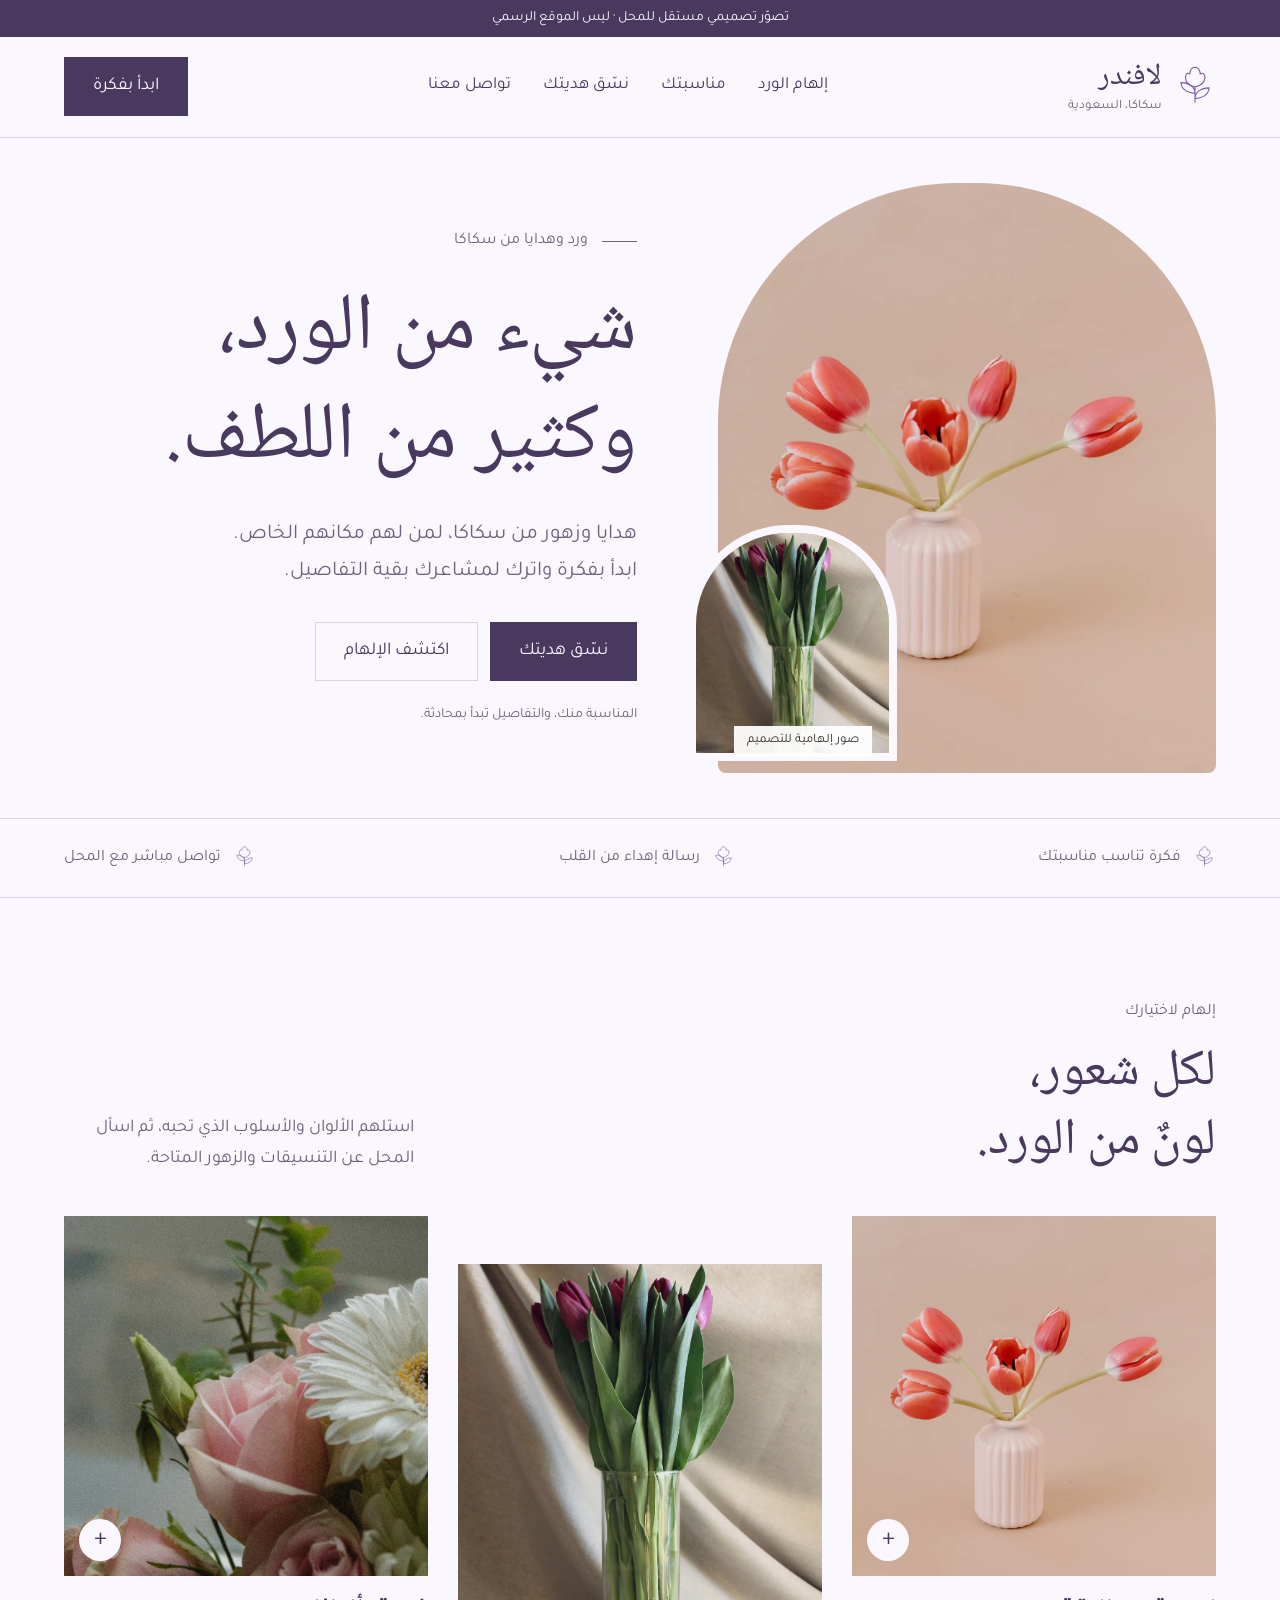
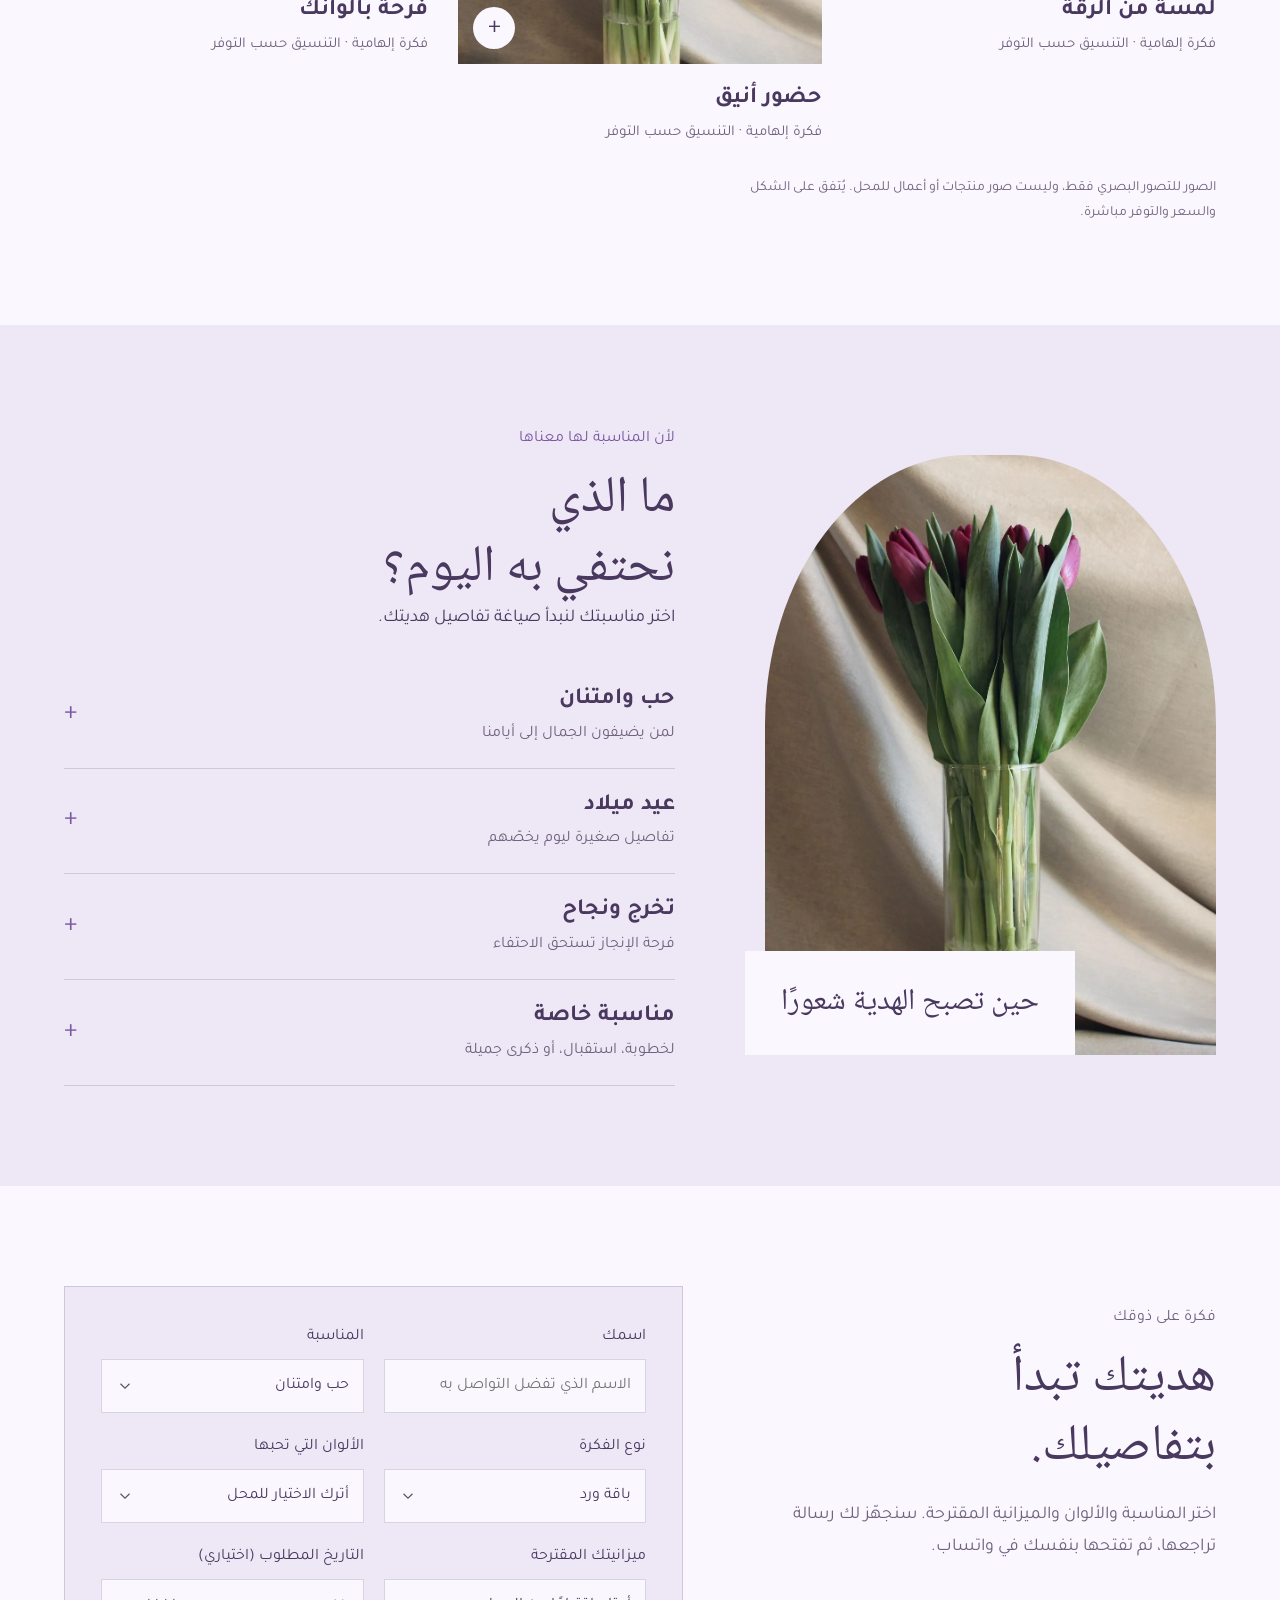
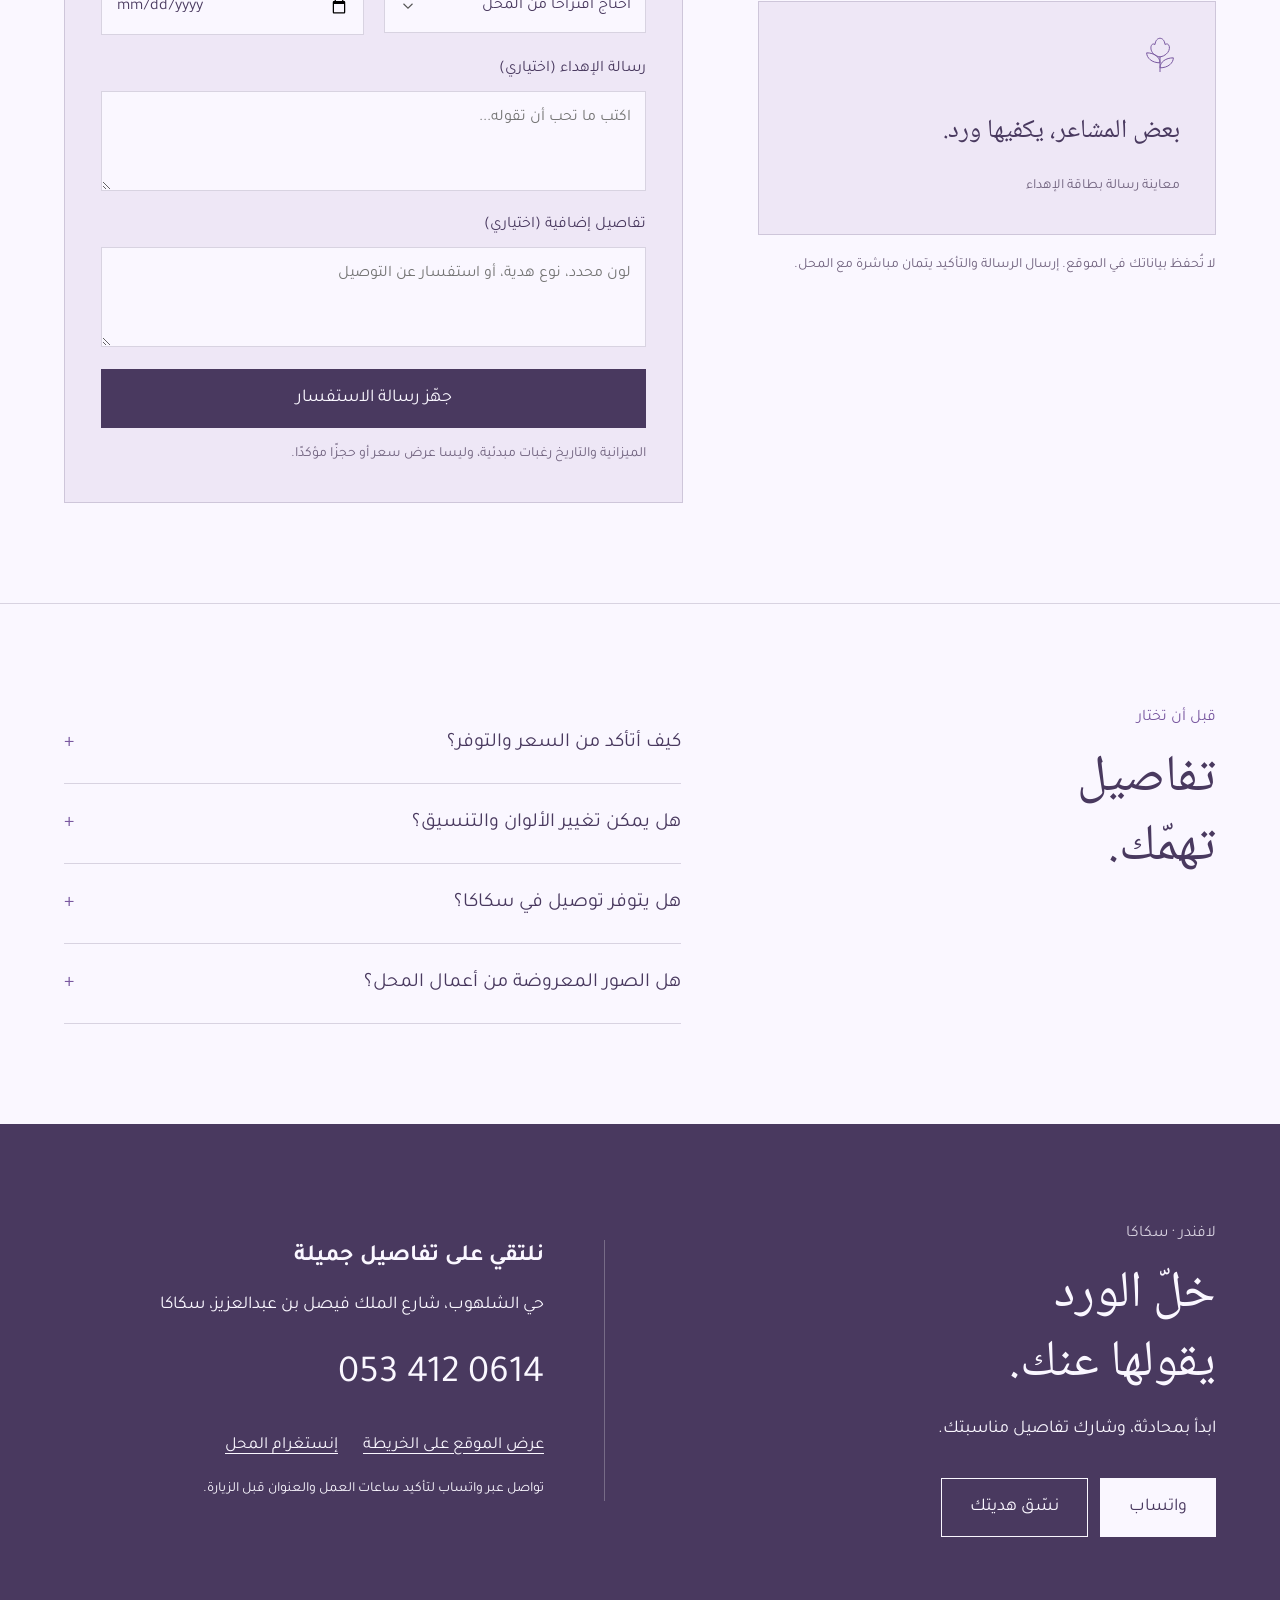
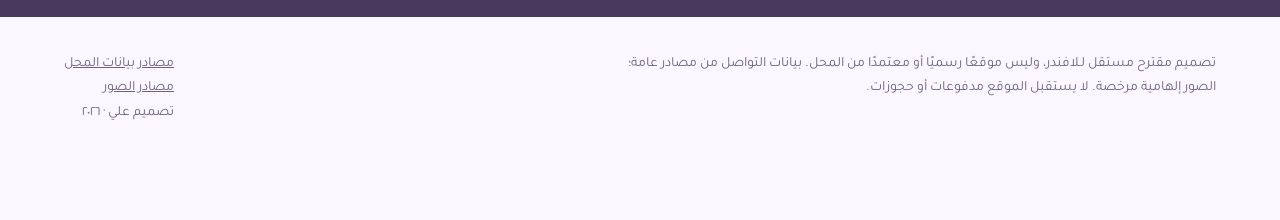
<file: lavender-sakaka/index.html>
<!doctype html><html lang="ar" dir="rtl"><head><meta charset="utf-8"><meta name="viewport" content="width=device-width,initial-scale=1"><meta name="theme-color" content="#faf7ff"><meta name="robots" content="noindex,nofollow"><title>لافندر | ورد وهدايا في سكاكا</title><meta name="description" content="تصور تصميمي مستقل لـلافندر في سكاكا. أفكار للورد والهدايا وتنسيق استفسارك عبر وسائل التواصل المنشورة."><meta property="og:title" content="لافندر | ورد وهدايا في سكاكا"><meta property="og:description" content="تصور تصميمي مستقل، ليس الموقع الرسمي للمحل."><meta property="og:type" content="website"><meta property="og:image" content="https://az212z.github.io/saudi-floral-atelier-ten-20261120/assets/floral-6.webp"><meta property="og:url" content="https://az212z.github.io/saudi-floral-atelier-ten-20261120/lavender-sakaka/"><link rel="icon" href="../assets/favicon.svg" type="image/svg+xml"><link rel="stylesheet" href="../assets/fonts.css"><link rel="stylesheet" href="../assets/site.css"><link rel="preload" as="image" href="../assets/floral-6.webp"><script defer src="../assets/site.js"></script></head><body style="--paper:#faf7ff;--ink:#49395f;--accent:#7958a0;--wash:#eee7f6;--muted:#70627e;--line:#49395f30"><a class="skip" href="#main">تجاوز إلى المحتوى</a><div class="notice">تصوّر تصميمي مستقل للمحل · ليس الموقع الرسمي</div><header class="header"><div class="wrap navrow"><a class="brand" href="./" aria-label="لافندر الرئيسية"><svg aria-hidden="true" viewBox="0 0 48 48" fill="none" stroke-width="1.2"><path d="M24 42V23M24 31c-10 0-16-6-16-12 9 0 16 5 16 12Zm0 6c10 0 16-6 16-12-9 0-16 5-16 12Z"/><path d="M24 24C9 21 12 5 18 9c1-10 11-10 12 0 7-4 9 12-6 15Z"/></svg><span><span class="wordmark">لافندر</span><span class="city">سكاكا، السعودية</span></span></a><button class="menu-toggle" aria-controls="navigation" aria-expanded="false">القائمة</button><nav id="navigation" aria-label="التنقل الرئيسي"><a href="#collection">إلهام الورد</a><a href="#occasions">مناسبتك</a><a href="#inquiry">نسّق هديتك</a><a href="#contact">تواصل معنا</a></nav><a class="navcta" href="#inquiry">ابدأ بفكرة</a></div></header><main id="main"><section class="hero hero-arch" aria-labelledby="hero-title"><div class="wrap hero-inner"><div class="hero-copy"><div class="location">ورد وهدايا من سكاكا</div><h1 id="hero-title">شيء من الورد،<br>وكثير من اللطف.</h1><p>هدايا وزهور من سكاكا، لمن لهم مكانهم الخاص. ابدأ بفكرة واترك لمشاعرك بقية التفاصيل.</p><div class="actions"><a class="button" href="#inquiry">نسّق هديتك</a><a class="button secondary" href="#collection">اكتشف الإلهام</a></div><p class="hero-note">المناسبة منك، والتفاصيل تبدأ بمحادثة.</p></div><figure class="hero-image"><img src="../assets/floral-6.webp" alt="صورة إلهامية للورد والزهور" width="1200" height="1600" fetchpriority="high"><div class="hero-side"><img src="../assets/floral-4.webp" alt="تفاصيل زهرية إلهامية" width="500" height="600"></div><figcaption>صور إلهامية للتصميم</figcaption></figure></div></section><div class="signature"><div class="wrap"><span><svg aria-hidden="true" viewBox="0 0 48 48" fill="none" stroke-width="1.2"><path d="M24 42V23M24 31c-10 0-16-6-16-12 9 0 16 5 16 12Zm0 6c10 0 16-6 16-12-9 0-16 5-16 12Z"/><path d="M24 24C9 21 12 5 18 9c1-10 11-10 12 0 7-4 9 12-6 15Z"/></svg>فكرة تناسب مناسبتك</span><span><svg aria-hidden="true" viewBox="0 0 48 48" fill="none" stroke-width="1.2"><path d="M24 42V23M24 31c-10 0-16-6-16-12 9 0 16 5 16 12Zm0 6c10 0 16-6 16-12-9 0-16 5-16 12Z"/><path d="M24 24C9 21 12 5 18 9c1-10 11-10 12 0 7-4 9 12-6 15Z"/></svg>رسالة إهداء من القلب</span><span><svg aria-hidden="true" viewBox="0 0 48 48" fill="none" stroke-width="1.2"><path d="M24 42V23M24 31c-10 0-16-6-16-12 9 0 16 5 16 12Zm0 6c10 0 16-6 16-12-9 0-16 5-16 12Z"/><path d="M24 24C9 21 12 5 18 9c1-10 11-10 12 0 7-4 9 12-6 15Z"/></svg>تواصل مباشر مع المحل</span></div></div>
<section class="section wrap" id="collection"><div class="section-heading"><div><p class="mini">إلهام لاختيارك</p><h2>لكل شعور،<br>لونٌ من الورد.</h2></div><p>استلهم الألوان والأسلوب الذي تحبه، ثم اسأل المحل عن التنسيقات والزهور المتاحة.</p></div><div class="gallery"><figure><button type="button" data-gallery="لمسة من الرقة" aria-label="تكبير صورة لمسة من الرقة"><span class="picture"><img src="../assets/floral-6.webp" alt="تصور إلهامي لتنسيق زهور: لمسة من الرقة" width="800" height="1000" loading="lazy"><span class="zoom" aria-hidden="true">+</span></span></button><figcaption><h3>لمسة من الرقة</h3><small>فكرة إلهامية · التنسيق حسب التوفر</small></figcaption></figure><figure><button type="button" data-gallery="حضور أنيق" aria-label="تكبير صورة حضور أنيق"><span class="picture"><img src="../assets/floral-4.webp" alt="تصور إلهامي لتنسيق زهور: حضور أنيق" width="800" height="1000" loading="lazy"><span class="zoom" aria-hidden="true">+</span></span></button><figcaption><h3>حضور أنيق</h3><small>فكرة إلهامية · التنسيق حسب التوفر</small></figcaption></figure><figure><button type="button" data-gallery="فرحة بألوانك" aria-label="تكبير صورة فرحة بألوانك"><span class="picture"><img src="../assets/floral-13.webp" alt="تصور إلهامي لتنسيق زهور: فرحة بألوانك" width="800" height="1000" loading="lazy"><span class="zoom" aria-hidden="true">+</span></span></button><figcaption><h3>فرحة بألوانك</h3><small>فكرة إلهامية · التنسيق حسب التوفر</small></figcaption></figure></div><p class="small-note">الصور للتصور البصري فقط، وليست صور منتجات أو أعمال للمحل. يُتفق على الشكل والسعر والتوفر مباشرة.</p></section>
<section class="section occasion-section" id="occasions"><div class="wrap occasion-layout"><div class="occasion-photo"><img src="../assets/floral-4.webp" alt="ورد بألوان ملهمة للمناسبات" loading="lazy" width="850" height="1100"><div class="poem">حين تصبح الهدية شعورًا</div></div><div><p class="mini">لأن المناسبة لها معناها</p><h2>ما الذي<br>نحتفي به اليوم؟</h2><p>اختر مناسبتك لنبدأ صياغة تفاصيل هديتك.</p><div class="occasion-list"><button class="occasion" type="button" data-occasion="حب وامتنان"><div><h3>حب وامتنان</h3><span>لمن يضيفون الجمال إلى أيامنا</span></div><b class="plus" aria-hidden="true">+</b></button><button class="occasion" type="button" data-occasion="عيد ميلاد"><div><h3>عيد ميلاد</h3><span>تفاصيل صغيرة ليوم يخصّهم</span></div><b class="plus" aria-hidden="true">+</b></button><button class="occasion" type="button" data-occasion="تخرج ونجاح"><div><h3>تخرج ونجاح</h3><span>فرحة الإنجاز تستحق الاحتفاء</span></div><b class="plus" aria-hidden="true">+</b></button><button class="occasion" type="button" data-occasion="مناسبة خاصة"><div><h3>مناسبة خاصة</h3><span>لخطوبة، استقبال، أو ذكرى جميلة</span></div><b class="plus" aria-hidden="true">+</b></button></div></div></div></section>
<section class="section wrap" id="inquiry"><div class="inquiry-layout"><div class="inquiry-intro"><p class="mini">فكرة على ذوقك</p><h2>هديتك تبدأ<br>بتفاصيلك.</h2><p>اختر المناسبة والألوان والميزانية المقترحة. سنجهّز لك رسالة تراجعها، ثم تفتحها بنفسك في واتساب.</p><div class="card-preview"><svg aria-hidden="true" viewBox="0 0 48 48" fill="none" stroke-width="1.2"><path d="M24 42V23M24 31c-10 0-16-6-16-12 9 0 16 5 16 12Zm0 6c10 0 16-6 16-12-9 0-16 5-16 12Z"/><path d="M24 24C9 21 12 5 18 9c1-10 11-10 12 0 7-4 9 12-6 15Z"/></svg><p id="card-message">بعض المشاعر، يكفيها ورد.</p><small>معاينة رسالة بطاقة الإهداء</small></div><p class="small-note">لا تُحفظ بياناتك في الموقع. إرسال الرسالة والتأكيد يتمان مباشرة مع المحل.</p></div><div><form class="inquiry-form" data-shop="لافندر" data-phone="966534120614"><div class="form-grid"><label class="field">اسمك<input name="name" required maxlength="80" autocomplete="given-name" placeholder="الاسم الذي تفضّل التواصل به"></label><label class="field">المناسبة<select name="occasion"><option>حب وامتنان</option><option>عيد ميلاد</option><option>تخرج ونجاح</option><option>مناسبة خاصة</option></select></label><label class="field">نوع الفكرة<select name="type"><option>باقة ورد</option><option>ورد مع هدية</option><option>تنسيق في فازة</option><option>تغليف هدية</option><option>تنسيق مناسبة</option></select></label><label class="field">الألوان التي تحبها<select name="color"><option>أترك الاختيار للمحل</option><option>وردي وأبيض</option><option>أحمر كلاسيكي</option><option>ألوان هادئة</option><option>ألوان زاهية</option></select></label><label class="field">ميزانيتك المقترحة<select name="budget"><option>أحتاج اقتراحًا من المحل</option><option>أقل من 150 ريال</option><option>150 إلى 300 ريال</option><option>300 إلى 500 ريال</option><option>أكثر من 500 ريال</option></select></label><label class="field">التاريخ المطلوب (اختياري)<input type="date" name="date"></label><label class="field full">رسالة الإهداء (اختياري)<textarea name="message" maxlength="300" placeholder="اكتب ما تحب أن تقوله..."></textarea></label><label class="field full">تفاصيل إضافية (اختياري)<textarea name="notes" maxlength="700" placeholder="لون محدد، نوع هدية، أو استفسار عن التوصيل"></textarea></label></div><button class="button" type="submit">جهّز رسالة الاستفسار</button><p class="form-note">الميزانية والتاريخ رغبات مبدئية، وليسا عرض سعر أو حجزًا مؤكدًا.</p><noscript><p>لتنسيق الطلب، يرجى <a href="https://wa.me/966534120614?text=%D9%85%D8%B1%D8%AD%D8%A8%D9%8B%D8%A7%D8%8C%20%D8%A3%D8%B1%D8%BA%D8%A8%20%D8%A8%D8%A7%D9%84%D8%A7%D8%B3%D8%AA%D9%81%D8%B3%D8%A7%D8%B1%20%D8%B9%D9%86%20%D8%A7%D9%84%D9%88%D8%B1%D9%88%D8%AF%20%D9%88%D8%A7%D9%84%D9%87%D8%AF%D8%A7%D9%8A%D8%A7%20%D8%A7%D9%84%D9%85%D8%AA%D8%A7%D8%AD%D8%A9." target="_blank" rel="noopener noreferrer">التواصل عبر واتساب</a> أو تفعيل JavaScript لتجهيز الرسالة.</p></noscript></form><section class="draft-panel" hidden tabindex="-1" aria-label="مراجعة رسالة الاستفسار"><h3>راجع رسالتك</h3><p class="draft-text"></p><div class="actions"><a class="button whatsapp-draft" href="https://wa.me/966534120614?text=%D9%85%D8%B1%D8%AD%D8%A8%D9%8B%D8%A7%D8%8C%20%D8%A3%D8%B1%D8%BA%D8%A8%20%D8%A8%D8%A7%D9%84%D8%A7%D8%B3%D8%AA%D9%81%D8%B3%D8%A7%D8%B1%20%D8%B9%D9%86%20%D8%A7%D9%84%D9%88%D8%B1%D9%88%D8%AF%20%D9%88%D8%A7%D9%84%D9%87%D8%AF%D8%A7%D9%8A%D8%A7%20%D8%A7%D9%84%D9%85%D8%AA%D8%A7%D8%AD%D8%A9." target="_blank" rel="noopener noreferrer">افتح في واتساب</a><button type="button" class="button secondary copy-draft">نسخ الرسالة</button></div><p class="status" role="status"></p><p class="form-note">إذا لم يكن الرقم مفعّلًا على واتساب، يمكنك الاتصال بالمحل.</p></section></div></div></section>
<section class="section faq"><div class="wrap faq-layout"><div><p class="mini">قبل أن تختار</p><h2>تفاصيل<br>تهمّك.</h2></div><div><details><summary>كيف أتأكد من السعر والتوفر؟</summary><p>أرسل تفاصيل فكرتك للمحل عبر واتساب. يحدد المحل السعر النهائي والزهور المتاحة وموعد التجهيز قبل تأكيد الطلب.</p></details><details><summary>هل يمكن تغيير الألوان والتنسيق؟</summary><p>اكتب الألوان والأسلوب الذي تفضله في رسالة الاستفسار. إمكانية التنفيذ تعتمد على المواد المتاحة لدى المحل.</p></details><details><summary>هل يتوفر توصيل في سكاكا؟</summary><p>اسأل المحل عن إمكانية التوصيل لعنوانك، الموعد، والرسوم. لا يمثل اختيار التاريخ تأكيدًا لخدمة التوصيل.</p></details><details><summary>هل الصور المعروضة من أعمال المحل؟</summary><p>الصور إلهامية لعرض التصميم، وليست من أعمال المحل. اطلب صور التنسيقات المتاحة مباشرة قبل تأكيد طلبك.</p></details></div></div></section>
<section class="contact-section" id="contact"><div class="wrap contact-layout"><div><p class="mini">لافندر · سكاكا</p><h2>خلّ الورد<br>يقولها عنك.</h2><p>ابدأ بمحادثة، وشارك تفاصيل مناسبتك.</p><div class="actions"><a class="button" href="https://wa.me/966534120614?text=%D9%85%D8%B1%D8%AD%D8%A8%D9%8B%D8%A7%D8%8C%20%D8%A3%D8%B1%D8%BA%D8%A8%20%D8%A8%D8%A7%D9%84%D8%A7%D8%B3%D8%AA%D9%81%D8%B3%D8%A7%D8%B1%20%D8%B9%D9%86%20%D8%A7%D9%84%D9%88%D8%B1%D9%88%D8%AF%20%D9%88%D8%A7%D9%84%D9%87%D8%AF%D8%A7%D9%8A%D8%A7%20%D8%A7%D9%84%D9%85%D8%AA%D8%A7%D8%AD%D8%A9." target="_blank" rel="noopener noreferrer">واتساب</a><a class="button secondary" href="#inquiry">نسّق هديتك</a></div></div><div class="contact-info"><h3>نلتقي على تفاصيل جميلة</h3><p>حي الشلهوب، شارع الملك فيصل بن عبدالعزيز، سكاكا</p><a class="phone" href="https://wa.me/966534120614?text=%D9%85%D8%B1%D8%AD%D8%A8%D9%8B%D8%A7%D8%8C%20%D8%A3%D8%B1%D8%BA%D8%A8%20%D8%A8%D8%A7%D9%84%D8%A7%D8%B3%D8%AA%D9%81%D8%B3%D8%A7%D8%B1%20%D8%B9%D9%86%20%D8%A7%D9%84%D9%88%D8%B1%D9%88%D8%AF%20%D9%88%D8%A7%D9%84%D9%87%D8%AF%D8%A7%D9%8A%D8%A7%20%D8%A7%D9%84%D9%85%D8%AA%D8%A7%D8%AD%D8%A9." target="_blank" rel="noopener noreferrer">053 412 0614</a><div class="social-links"><a href="https://maps.app.goo.gl/8M13PU3djXPTCXAx5" target="_blank" rel="noopener noreferrer">عرض الموقع على الخريطة</a><a href="https://www.instagram.com/lavender.skaka" target="_blank" rel="noopener noreferrer">إنستغرام المحل</a></div><p class="small-note">تواصل عبر واتساب لتأكيد ساعات العمل والعنوان قبل الزيارة.</p></div></div></section></main><footer class="footer"><div class="wrap"><p>تصميم مقترح مستقل لـلافندر، وليس موقعًا رسميًا أو معتمدًا من المحل. بيانات التواصل من مصادر عامة؛ الصور إلهامية مرخصة. لا يستقبل الموقع مدفوعات أو حجوزات.</p><div><a href="../research.html#lavender-sakaka">مصادر بيانات المحل</a><br><a href="../credits.html">مصادر الصور</a><br><span>تصميم علي · ٢٠٢٦</span></div></div></footer><div class="mobile-cta"><a class="button" href="#inquiry">نسّق هديتك</a><a class="button secondary" href="https://wa.me/966534120614?text=%D9%85%D8%B1%D8%AD%D8%A8%D9%8B%D8%A7%D8%8C%20%D8%A3%D8%B1%D8%BA%D8%A8%20%D8%A8%D8%A7%D9%84%D8%A7%D8%B3%D8%AA%D9%81%D8%B3%D8%A7%D8%B1%20%D8%B9%D9%86%20%D8%A7%D9%84%D9%88%D8%B1%D9%88%D8%AF%20%D9%88%D8%A7%D9%84%D9%87%D8%AF%D8%A7%D9%8A%D8%A7%20%D8%A7%D9%84%D9%85%D8%AA%D8%A7%D8%AD%D8%A9." target="_blank" rel="noopener noreferrer">واتساب</a></div><dialog class="lightbox" aria-label="معرض الإلهام"><button class="close-dialog" type="button">إغلاق الصورة</button><img alt=""><p></p></dialog></body></html>
</file>
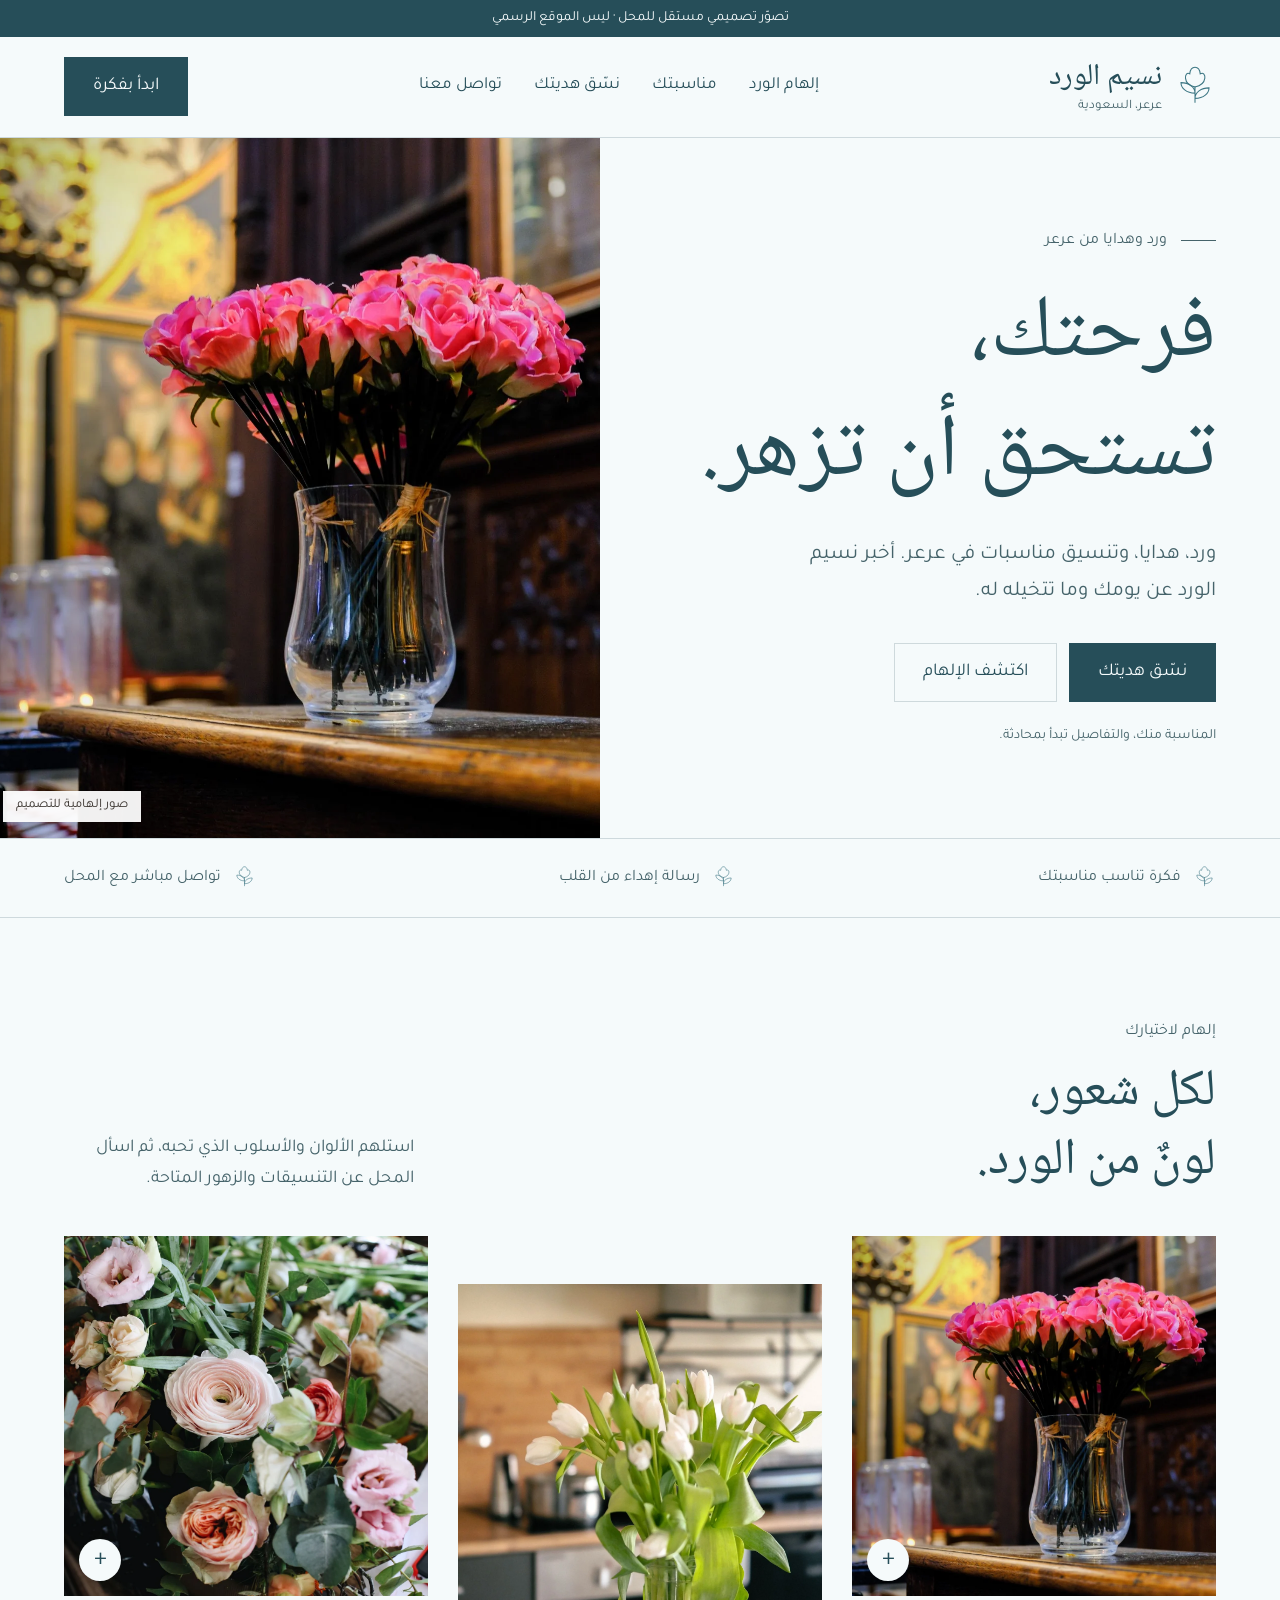
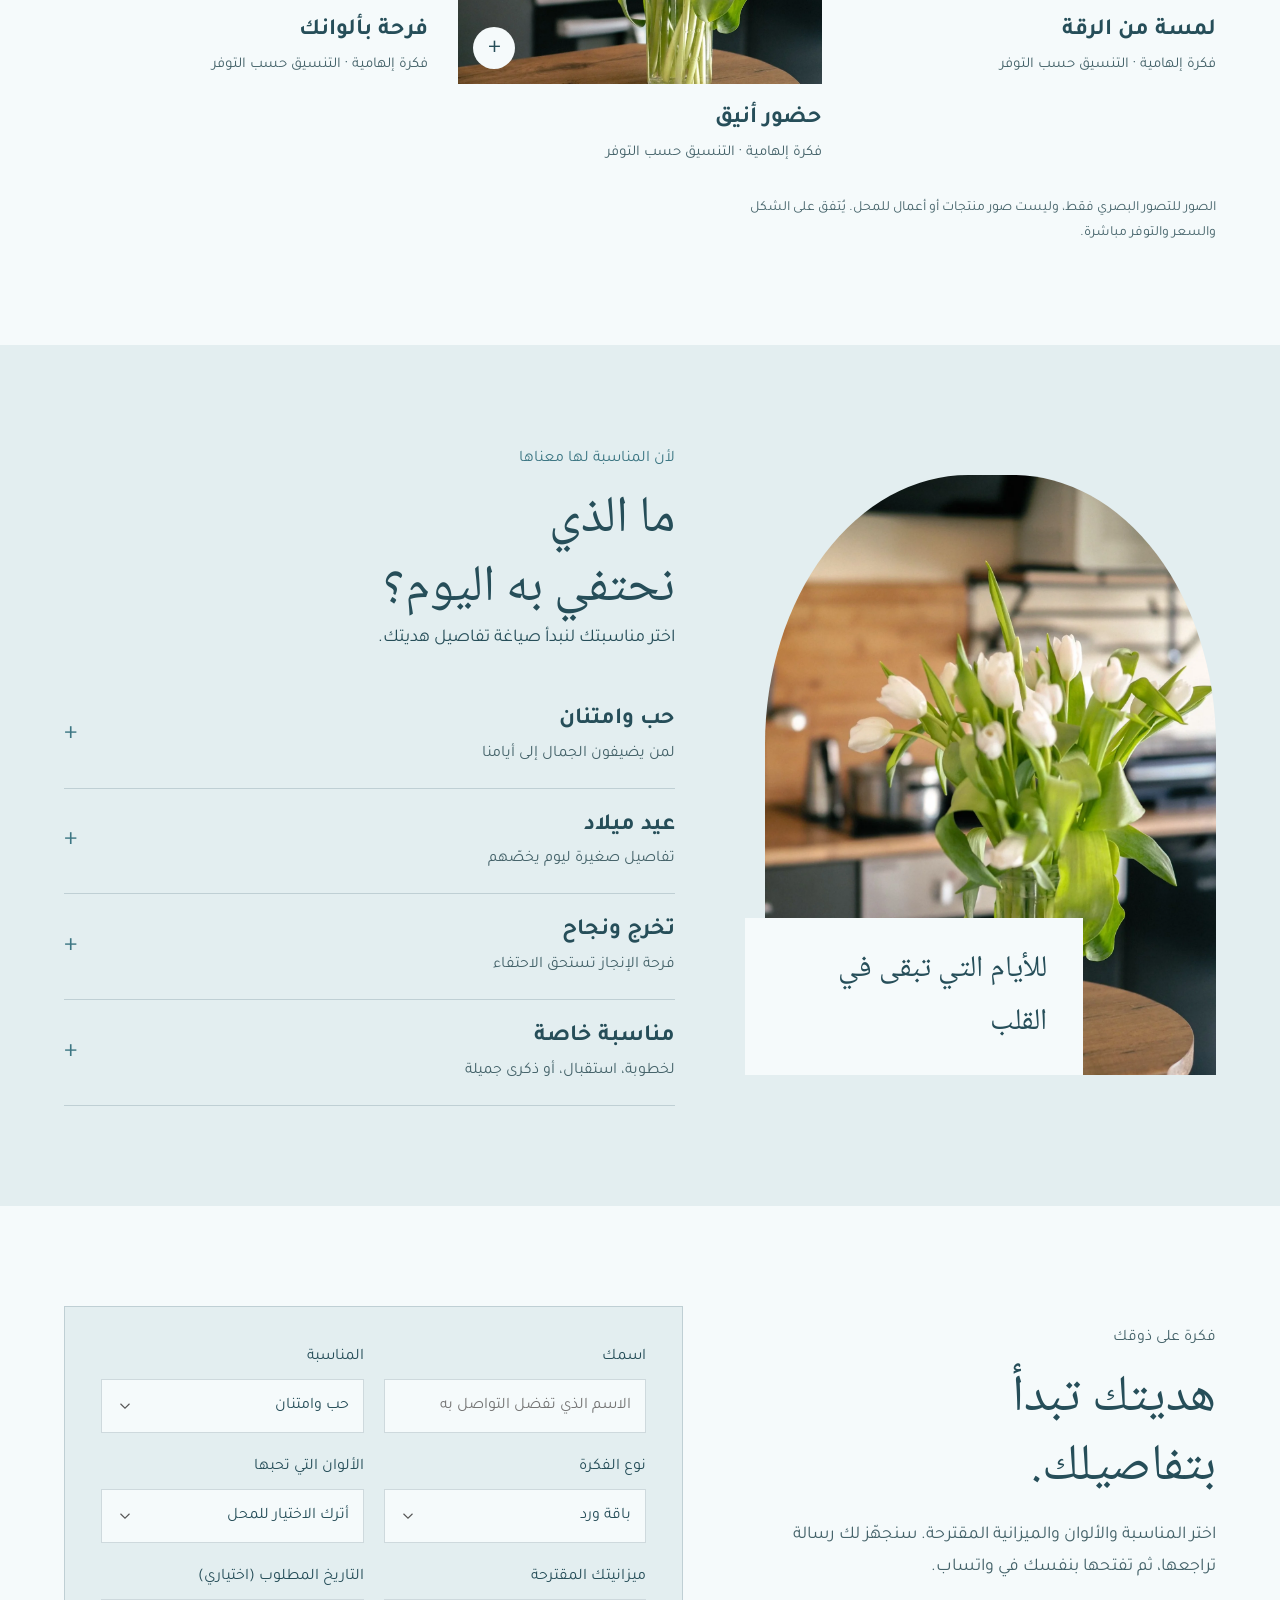
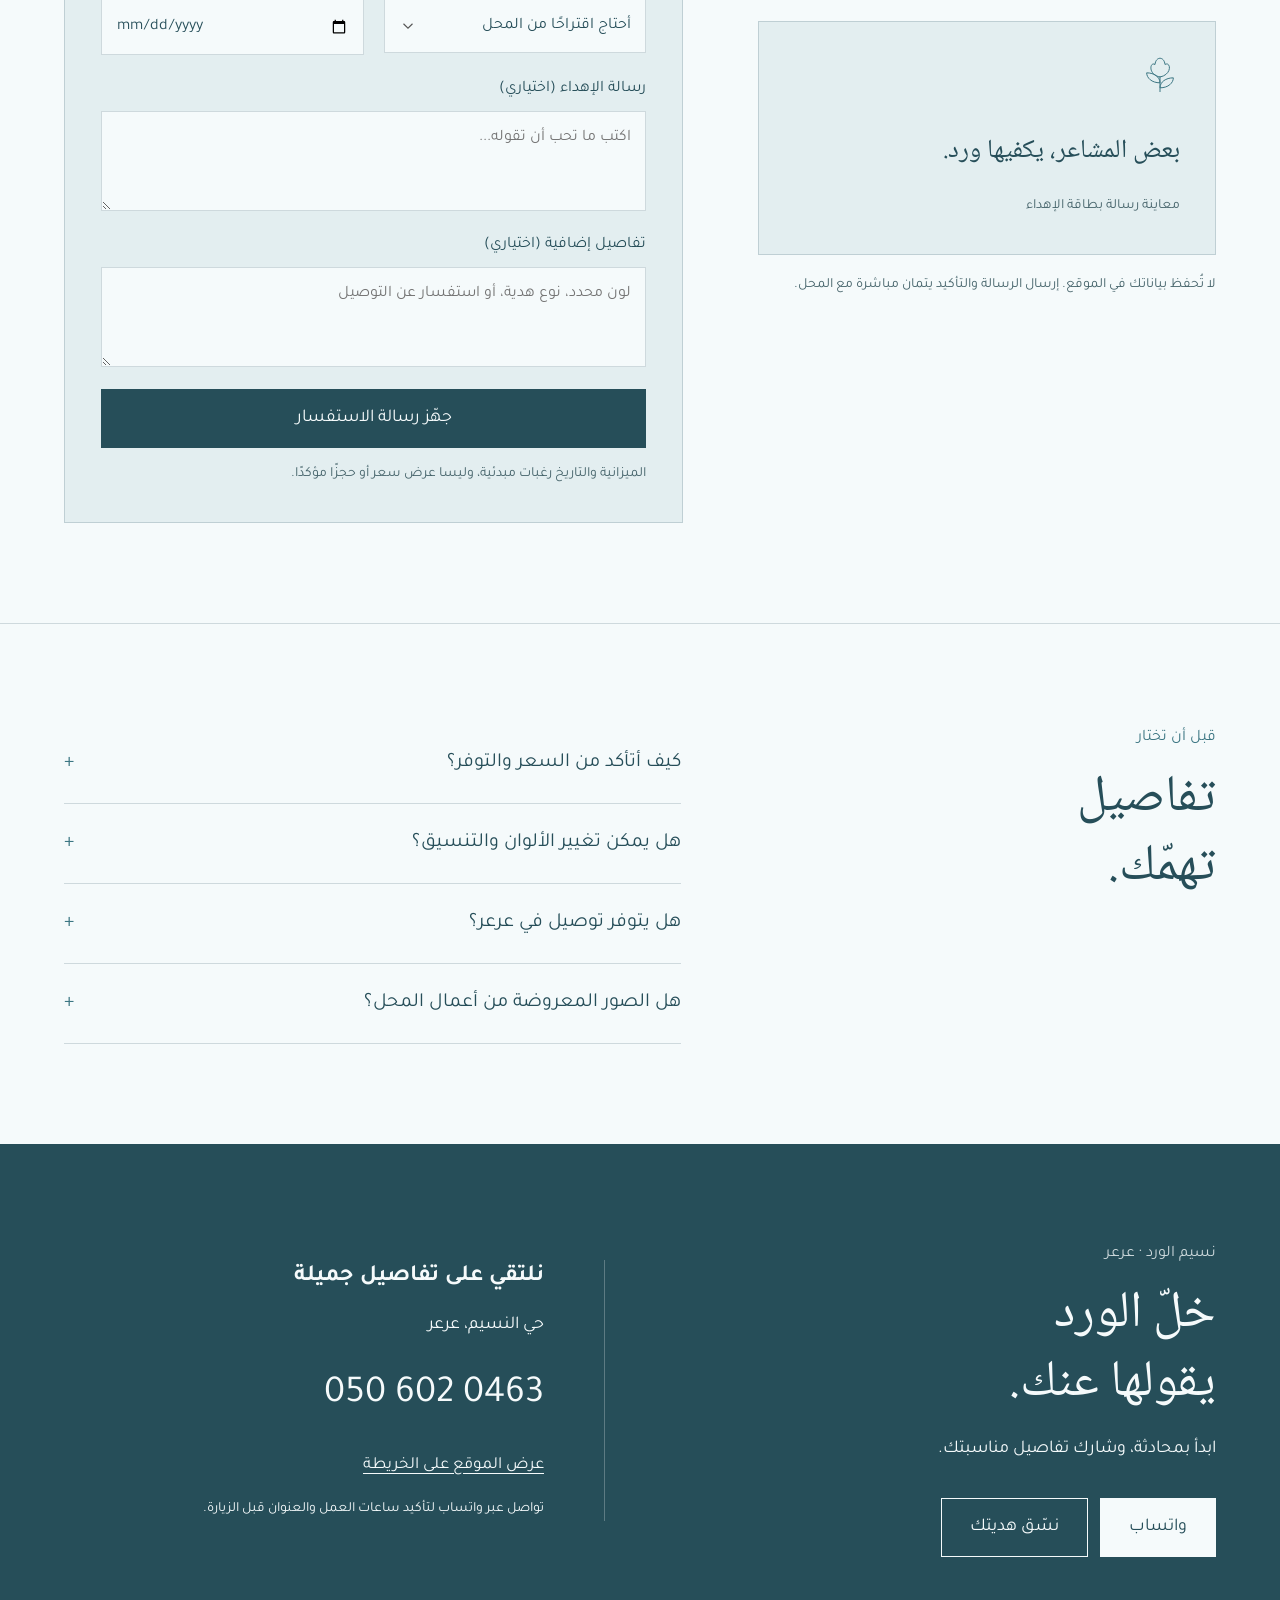
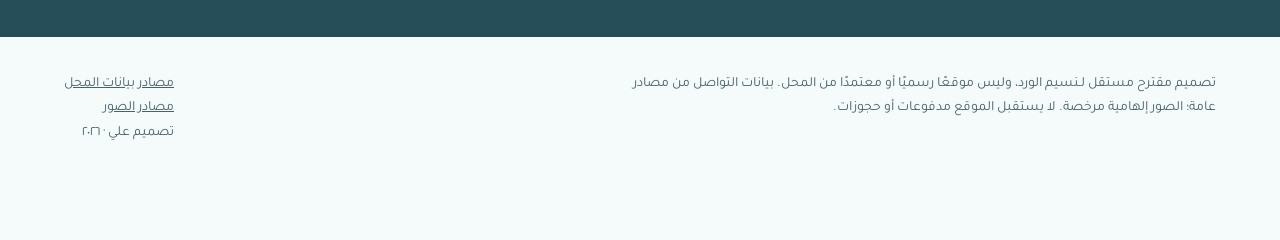
<file: naseem-flowers-arar/index.html>
<!doctype html><html lang="ar" dir="rtl"><head><meta charset="utf-8"><meta name="viewport" content="width=device-width,initial-scale=1"><meta name="theme-color" content="#f5fafb"><meta name="robots" content="noindex,nofollow"><title>نسيم الورد | ورد وهدايا في عرعر</title><meta name="description" content="تصور تصميمي مستقل لـنسيم الورد في عرعر. أفكار للورد والهدايا وتنسيق استفسارك عبر وسائل التواصل المنشورة."><meta property="og:title" content="نسيم الورد | ورد وهدايا في عرعر"><meta property="og:description" content="تصور تصميمي مستقل، ليس الموقع الرسمي للمحل."><meta property="og:type" content="website"><meta property="og:image" content="https://az212z.github.io/saudi-floral-atelier-ten-20261120/assets/floral-3.webp"><meta property="og:url" content="https://az212z.github.io/saudi-floral-atelier-ten-20261120/naseem-flowers-arar/"><link rel="icon" href="../assets/favicon.svg" type="image/svg+xml"><link rel="stylesheet" href="../assets/fonts.css"><link rel="stylesheet" href="../assets/site.css"><link rel="preload" as="image" href="../assets/floral-3.webp"><script defer src="../assets/site.js"></script></head><body style="--paper:#f5fafb;--ink:#264e59;--accent:#3c7683;--wash:#e3eef0;--muted:#45636a;--line:#264e5930"><a class="skip" href="#main">تجاوز إلى المحتوى</a><div class="notice">تصوّر تصميمي مستقل للمحل · ليس الموقع الرسمي</div><header class="header"><div class="wrap navrow"><a class="brand" href="./" aria-label="نسيم الورد الرئيسية"><svg aria-hidden="true" viewBox="0 0 48 48" fill="none" stroke-width="1.2"><path d="M24 42V23M24 31c-10 0-16-6-16-12 9 0 16 5 16 12Zm0 6c10 0 16-6 16-12-9 0-16 5-16 12Z"/><path d="M24 24C9 21 12 5 18 9c1-10 11-10 12 0 7-4 9 12-6 15Z"/></svg><span><span class="wordmark">نسيم الورد</span><span class="city">عرعر، السعودية</span></span></a><button class="menu-toggle" aria-controls="navigation" aria-expanded="false">القائمة</button><nav id="navigation" aria-label="التنقل الرئيسي"><a href="#collection">إلهام الورد</a><a href="#occasions">مناسبتك</a><a href="#inquiry">نسّق هديتك</a><a href="#contact">تواصل معنا</a></nav><a class="navcta" href="#inquiry">ابدأ بفكرة</a></div></header><main id="main"><section class="hero hero-editorial" aria-labelledby="hero-title"><div class="wrap hero-inner"><div class="hero-copy"><div class="location">ورد وهدايا من عرعر</div><h1 id="hero-title">فرحتك،<br>تستحق أن تزهر.</h1><p>ورد، هدايا، وتنسيق مناسبات في عرعر. أخبر نسيم الورد عن يومك وما تتخيله له.</p><div class="actions"><a class="button" href="#inquiry">نسّق هديتك</a><a class="button secondary" href="#collection">اكتشف الإلهام</a></div><p class="hero-note">المناسبة منك، والتفاصيل تبدأ بمحادثة.</p></div><figure class="hero-image"><img src="../assets/floral-3.webp" alt="صورة إلهامية للورد والزهور" width="1200" height="1600" fetchpriority="high"><div class="hero-side"><img src="../assets/floral-5.webp" alt="تفاصيل زهرية إلهامية" width="500" height="600"></div><figcaption>صور إلهامية للتصميم</figcaption></figure></div></section><div class="signature"><div class="wrap"><span><svg aria-hidden="true" viewBox="0 0 48 48" fill="none" stroke-width="1.2"><path d="M24 42V23M24 31c-10 0-16-6-16-12 9 0 16 5 16 12Zm0 6c10 0 16-6 16-12-9 0-16 5-16 12Z"/><path d="M24 24C9 21 12 5 18 9c1-10 11-10 12 0 7-4 9 12-6 15Z"/></svg>فكرة تناسب مناسبتك</span><span><svg aria-hidden="true" viewBox="0 0 48 48" fill="none" stroke-width="1.2"><path d="M24 42V23M24 31c-10 0-16-6-16-12 9 0 16 5 16 12Zm0 6c10 0 16-6 16-12-9 0-16 5-16 12Z"/><path d="M24 24C9 21 12 5 18 9c1-10 11-10 12 0 7-4 9 12-6 15Z"/></svg>رسالة إهداء من القلب</span><span><svg aria-hidden="true" viewBox="0 0 48 48" fill="none" stroke-width="1.2"><path d="M24 42V23M24 31c-10 0-16-6-16-12 9 0 16 5 16 12Zm0 6c10 0 16-6 16-12-9 0-16 5-16 12Z"/><path d="M24 24C9 21 12 5 18 9c1-10 11-10 12 0 7-4 9 12-6 15Z"/></svg>تواصل مباشر مع المحل</span></div></div>
<section class="section wrap" id="collection"><div class="section-heading"><div><p class="mini">إلهام لاختيارك</p><h2>لكل شعور،<br>لونٌ من الورد.</h2></div><p>استلهم الألوان والأسلوب الذي تحبه، ثم اسأل المحل عن التنسيقات والزهور المتاحة.</p></div><div class="gallery"><figure><button type="button" data-gallery="لمسة من الرقة" aria-label="تكبير صورة لمسة من الرقة"><span class="picture"><img src="../assets/floral-3.webp" alt="تصور إلهامي لتنسيق زهور: لمسة من الرقة" width="800" height="1000" loading="lazy"><span class="zoom" aria-hidden="true">+</span></span></button><figcaption><h3>لمسة من الرقة</h3><small>فكرة إلهامية · التنسيق حسب التوفر</small></figcaption></figure><figure><button type="button" data-gallery="حضور أنيق" aria-label="تكبير صورة حضور أنيق"><span class="picture"><img src="../assets/floral-5.webp" alt="تصور إلهامي لتنسيق زهور: حضور أنيق" width="800" height="1000" loading="lazy"><span class="zoom" aria-hidden="true">+</span></span></button><figcaption><h3>حضور أنيق</h3><small>فكرة إلهامية · التنسيق حسب التوفر</small></figcaption></figure><figure><button type="button" data-gallery="فرحة بألوانك" aria-label="تكبير صورة فرحة بألوانك"><span class="picture"><img src="../assets/floral-7.webp" alt="تصور إلهامي لتنسيق زهور: فرحة بألوانك" width="800" height="1000" loading="lazy"><span class="zoom" aria-hidden="true">+</span></span></button><figcaption><h3>فرحة بألوانك</h3><small>فكرة إلهامية · التنسيق حسب التوفر</small></figcaption></figure></div><p class="small-note">الصور للتصور البصري فقط، وليست صور منتجات أو أعمال للمحل. يُتفق على الشكل والسعر والتوفر مباشرة.</p></section>
<section class="section occasion-section" id="occasions"><div class="wrap occasion-layout"><div class="occasion-photo"><img src="../assets/floral-5.webp" alt="ورد بألوان ملهمة للمناسبات" loading="lazy" width="850" height="1100"><div class="poem">للأيام التي تبقى في القلب</div></div><div><p class="mini">لأن المناسبة لها معناها</p><h2>ما الذي<br>نحتفي به اليوم؟</h2><p>اختر مناسبتك لنبدأ صياغة تفاصيل هديتك.</p><div class="occasion-list"><button class="occasion" type="button" data-occasion="حب وامتنان"><div><h3>حب وامتنان</h3><span>لمن يضيفون الجمال إلى أيامنا</span></div><b class="plus" aria-hidden="true">+</b></button><button class="occasion" type="button" data-occasion="عيد ميلاد"><div><h3>عيد ميلاد</h3><span>تفاصيل صغيرة ليوم يخصّهم</span></div><b class="plus" aria-hidden="true">+</b></button><button class="occasion" type="button" data-occasion="تخرج ونجاح"><div><h3>تخرج ونجاح</h3><span>فرحة الإنجاز تستحق الاحتفاء</span></div><b class="plus" aria-hidden="true">+</b></button><button class="occasion" type="button" data-occasion="مناسبة خاصة"><div><h3>مناسبة خاصة</h3><span>لخطوبة، استقبال، أو ذكرى جميلة</span></div><b class="plus" aria-hidden="true">+</b></button></div></div></div></section>
<section class="section wrap" id="inquiry"><div class="inquiry-layout"><div class="inquiry-intro"><p class="mini">فكرة على ذوقك</p><h2>هديتك تبدأ<br>بتفاصيلك.</h2><p>اختر المناسبة والألوان والميزانية المقترحة. سنجهّز لك رسالة تراجعها، ثم تفتحها بنفسك في واتساب.</p><div class="card-preview"><svg aria-hidden="true" viewBox="0 0 48 48" fill="none" stroke-width="1.2"><path d="M24 42V23M24 31c-10 0-16-6-16-12 9 0 16 5 16 12Zm0 6c10 0 16-6 16-12-9 0-16 5-16 12Z"/><path d="M24 24C9 21 12 5 18 9c1-10 11-10 12 0 7-4 9 12-6 15Z"/></svg><p id="card-message">بعض المشاعر، يكفيها ورد.</p><small>معاينة رسالة بطاقة الإهداء</small></div><p class="small-note">لا تُحفظ بياناتك في الموقع. إرسال الرسالة والتأكيد يتمان مباشرة مع المحل.</p></div><div><form class="inquiry-form" data-shop="نسيم الورد" data-phone="966506020463"><div class="form-grid"><label class="field">اسمك<input name="name" required maxlength="80" autocomplete="given-name" placeholder="الاسم الذي تفضّل التواصل به"></label><label class="field">المناسبة<select name="occasion"><option>حب وامتنان</option><option>عيد ميلاد</option><option>تخرج ونجاح</option><option>مناسبة خاصة</option></select></label><label class="field">نوع الفكرة<select name="type"><option>باقة ورد</option><option>ورد مع هدية</option><option>تنسيق في فازة</option><option>تغليف هدية</option><option>تنسيق مناسبة</option></select></label><label class="field">الألوان التي تحبها<select name="color"><option>أترك الاختيار للمحل</option><option>وردي وأبيض</option><option>أحمر كلاسيكي</option><option>ألوان هادئة</option><option>ألوان زاهية</option></select></label><label class="field">ميزانيتك المقترحة<select name="budget"><option>أحتاج اقتراحًا من المحل</option><option>أقل من 150 ريال</option><option>150 إلى 300 ريال</option><option>300 إلى 500 ريال</option><option>أكثر من 500 ريال</option></select></label><label class="field">التاريخ المطلوب (اختياري)<input type="date" name="date"></label><label class="field full">رسالة الإهداء (اختياري)<textarea name="message" maxlength="300" placeholder="اكتب ما تحب أن تقوله..."></textarea></label><label class="field full">تفاصيل إضافية (اختياري)<textarea name="notes" maxlength="700" placeholder="لون محدد، نوع هدية، أو استفسار عن التوصيل"></textarea></label></div><button class="button" type="submit">جهّز رسالة الاستفسار</button><p class="form-note">الميزانية والتاريخ رغبات مبدئية، وليسا عرض سعر أو حجزًا مؤكدًا.</p><noscript><p>لتنسيق الطلب، يرجى <a href="https://wa.me/966506020463?text=%D9%85%D8%B1%D8%AD%D8%A8%D9%8B%D8%A7%D8%8C%20%D8%A3%D8%B1%D8%BA%D8%A8%20%D8%A8%D8%A7%D9%84%D8%A7%D8%B3%D8%AA%D9%81%D8%B3%D8%A7%D8%B1%20%D8%B9%D9%86%20%D8%A7%D9%84%D9%88%D8%B1%D9%88%D8%AF%20%D9%88%D8%A7%D9%84%D9%87%D8%AF%D8%A7%D9%8A%D8%A7%20%D8%A7%D9%84%D9%85%D8%AA%D8%A7%D8%AD%D8%A9." target="_blank" rel="noopener noreferrer">التواصل عبر واتساب</a> أو تفعيل JavaScript لتجهيز الرسالة.</p></noscript></form><section class="draft-panel" hidden tabindex="-1" aria-label="مراجعة رسالة الاستفسار"><h3>راجع رسالتك</h3><p class="draft-text"></p><div class="actions"><a class="button whatsapp-draft" href="https://wa.me/966506020463?text=%D9%85%D8%B1%D8%AD%D8%A8%D9%8B%D8%A7%D8%8C%20%D8%A3%D8%B1%D8%BA%D8%A8%20%D8%A8%D8%A7%D9%84%D8%A7%D8%B3%D8%AA%D9%81%D8%B3%D8%A7%D8%B1%20%D8%B9%D9%86%20%D8%A7%D9%84%D9%88%D8%B1%D9%88%D8%AF%20%D9%88%D8%A7%D9%84%D9%87%D8%AF%D8%A7%D9%8A%D8%A7%20%D8%A7%D9%84%D9%85%D8%AA%D8%A7%D8%AD%D8%A9." target="_blank" rel="noopener noreferrer">افتح في واتساب</a><button type="button" class="button secondary copy-draft">نسخ الرسالة</button></div><p class="status" role="status"></p><p class="form-note">إذا لم يكن الرقم مفعّلًا على واتساب، يمكنك الاتصال بالمحل.</p></section></div></div></section>
<section class="section faq"><div class="wrap faq-layout"><div><p class="mini">قبل أن تختار</p><h2>تفاصيل<br>تهمّك.</h2></div><div><details><summary>كيف أتأكد من السعر والتوفر؟</summary><p>أرسل تفاصيل فكرتك للمحل عبر واتساب. يحدد المحل السعر النهائي والزهور المتاحة وموعد التجهيز قبل تأكيد الطلب.</p></details><details><summary>هل يمكن تغيير الألوان والتنسيق؟</summary><p>اكتب الألوان والأسلوب الذي تفضله في رسالة الاستفسار. إمكانية التنفيذ تعتمد على المواد المتاحة لدى المحل.</p></details><details><summary>هل يتوفر توصيل في عرعر؟</summary><p>اسأل المحل عن إمكانية التوصيل لعنوانك، الموعد، والرسوم. لا يمثل اختيار التاريخ تأكيدًا لخدمة التوصيل.</p></details><details><summary>هل الصور المعروضة من أعمال المحل؟</summary><p>الصور إلهامية لعرض التصميم، وليست من أعمال المحل. اطلب صور التنسيقات المتاحة مباشرة قبل تأكيد طلبك.</p></details></div></div></section>
<section class="contact-section" id="contact"><div class="wrap contact-layout"><div><p class="mini">نسيم الورد · عرعر</p><h2>خلّ الورد<br>يقولها عنك.</h2><p>ابدأ بمحادثة، وشارك تفاصيل مناسبتك.</p><div class="actions"><a class="button" href="https://wa.me/966506020463?text=%D9%85%D8%B1%D8%AD%D8%A8%D9%8B%D8%A7%D8%8C%20%D8%A3%D8%B1%D8%BA%D8%A8%20%D8%A8%D8%A7%D9%84%D8%A7%D8%B3%D8%AA%D9%81%D8%B3%D8%A7%D8%B1%20%D8%B9%D9%86%20%D8%A7%D9%84%D9%88%D8%B1%D9%88%D8%AF%20%D9%88%D8%A7%D9%84%D9%87%D8%AF%D8%A7%D9%8A%D8%A7%20%D8%A7%D9%84%D9%85%D8%AA%D8%A7%D8%AD%D8%A9." target="_blank" rel="noopener noreferrer">واتساب</a><a class="button secondary" href="#inquiry">نسّق هديتك</a></div></div><div class="contact-info"><h3>نلتقي على تفاصيل جميلة</h3><p>حي النسيم، عرعر</p><a class="phone" href="https://wa.me/966506020463?text=%D9%85%D8%B1%D8%AD%D8%A8%D9%8B%D8%A7%D8%8C%20%D8%A3%D8%B1%D8%BA%D8%A8%20%D8%A8%D8%A7%D9%84%D8%A7%D8%B3%D8%AA%D9%81%D8%B3%D8%A7%D8%B1%20%D8%B9%D9%86%20%D8%A7%D9%84%D9%88%D8%B1%D9%88%D8%AF%20%D9%88%D8%A7%D9%84%D9%87%D8%AF%D8%A7%D9%8A%D8%A7%20%D8%A7%D9%84%D9%85%D8%AA%D8%A7%D8%AD%D8%A9." target="_blank" rel="noopener noreferrer">050 602 0463</a><div class="social-links"><a href="https://www.google.com/maps/search/?api=1&amp;query=%D9%86%D8%B3%D9%8A%D9%85%20%D8%A7%D9%84%D9%88%D8%B1%D8%AF%20%D8%AD%D9%8A%20%D8%A7%D9%84%D9%86%D8%B3%D9%8A%D9%85%D8%8C%20%D8%B9%D8%B1%D8%B9%D8%B1" target="_blank" rel="noopener noreferrer">عرض الموقع على الخريطة</a></div><p class="small-note">تواصل عبر واتساب لتأكيد ساعات العمل والعنوان قبل الزيارة.</p></div></div></section></main><footer class="footer"><div class="wrap"><p>تصميم مقترح مستقل لـنسيم الورد، وليس موقعًا رسميًا أو معتمدًا من المحل. بيانات التواصل من مصادر عامة؛ الصور إلهامية مرخصة. لا يستقبل الموقع مدفوعات أو حجوزات.</p><div><a href="../research.html#naseem-flowers-arar">مصادر بيانات المحل</a><br><a href="../credits.html">مصادر الصور</a><br><span>تصميم علي · ٢٠٢٦</span></div></div></footer><div class="mobile-cta"><a class="button" href="#inquiry">نسّق هديتك</a><a class="button secondary" href="https://wa.me/966506020463?text=%D9%85%D8%B1%D8%AD%D8%A8%D9%8B%D8%A7%D8%8C%20%D8%A3%D8%B1%D8%BA%D8%A8%20%D8%A8%D8%A7%D9%84%D8%A7%D8%B3%D8%AA%D9%81%D8%B3%D8%A7%D8%B1%20%D8%B9%D9%86%20%D8%A7%D9%84%D9%88%D8%B1%D9%88%D8%AF%20%D9%88%D8%A7%D9%84%D9%87%D8%AF%D8%A7%D9%8A%D8%A7%20%D8%A7%D9%84%D9%85%D8%AA%D8%A7%D8%AD%D8%A9." target="_blank" rel="noopener noreferrer">واتساب</a></div><dialog class="lightbox" aria-label="معرض الإلهام"><button class="close-dialog" type="button">إغلاق الصورة</button><img alt=""><p></p></dialog></body></html>
</file>
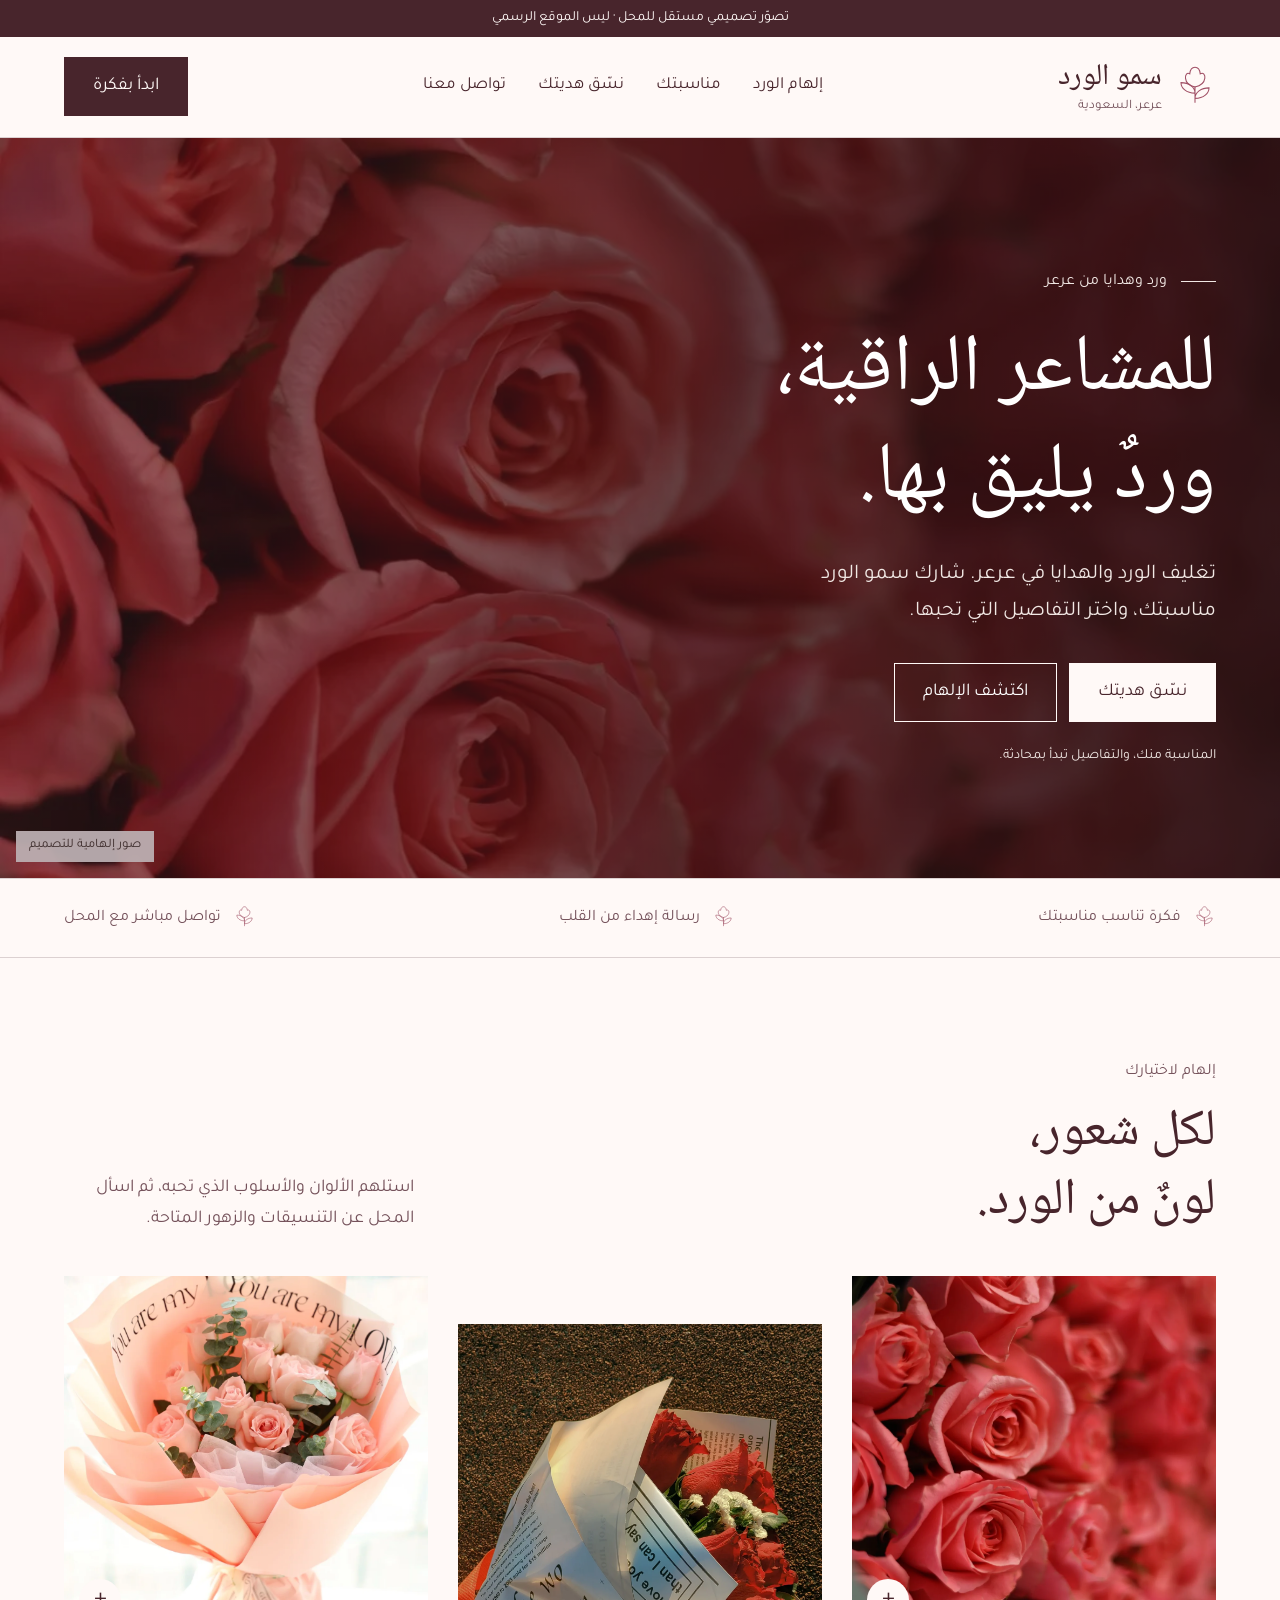
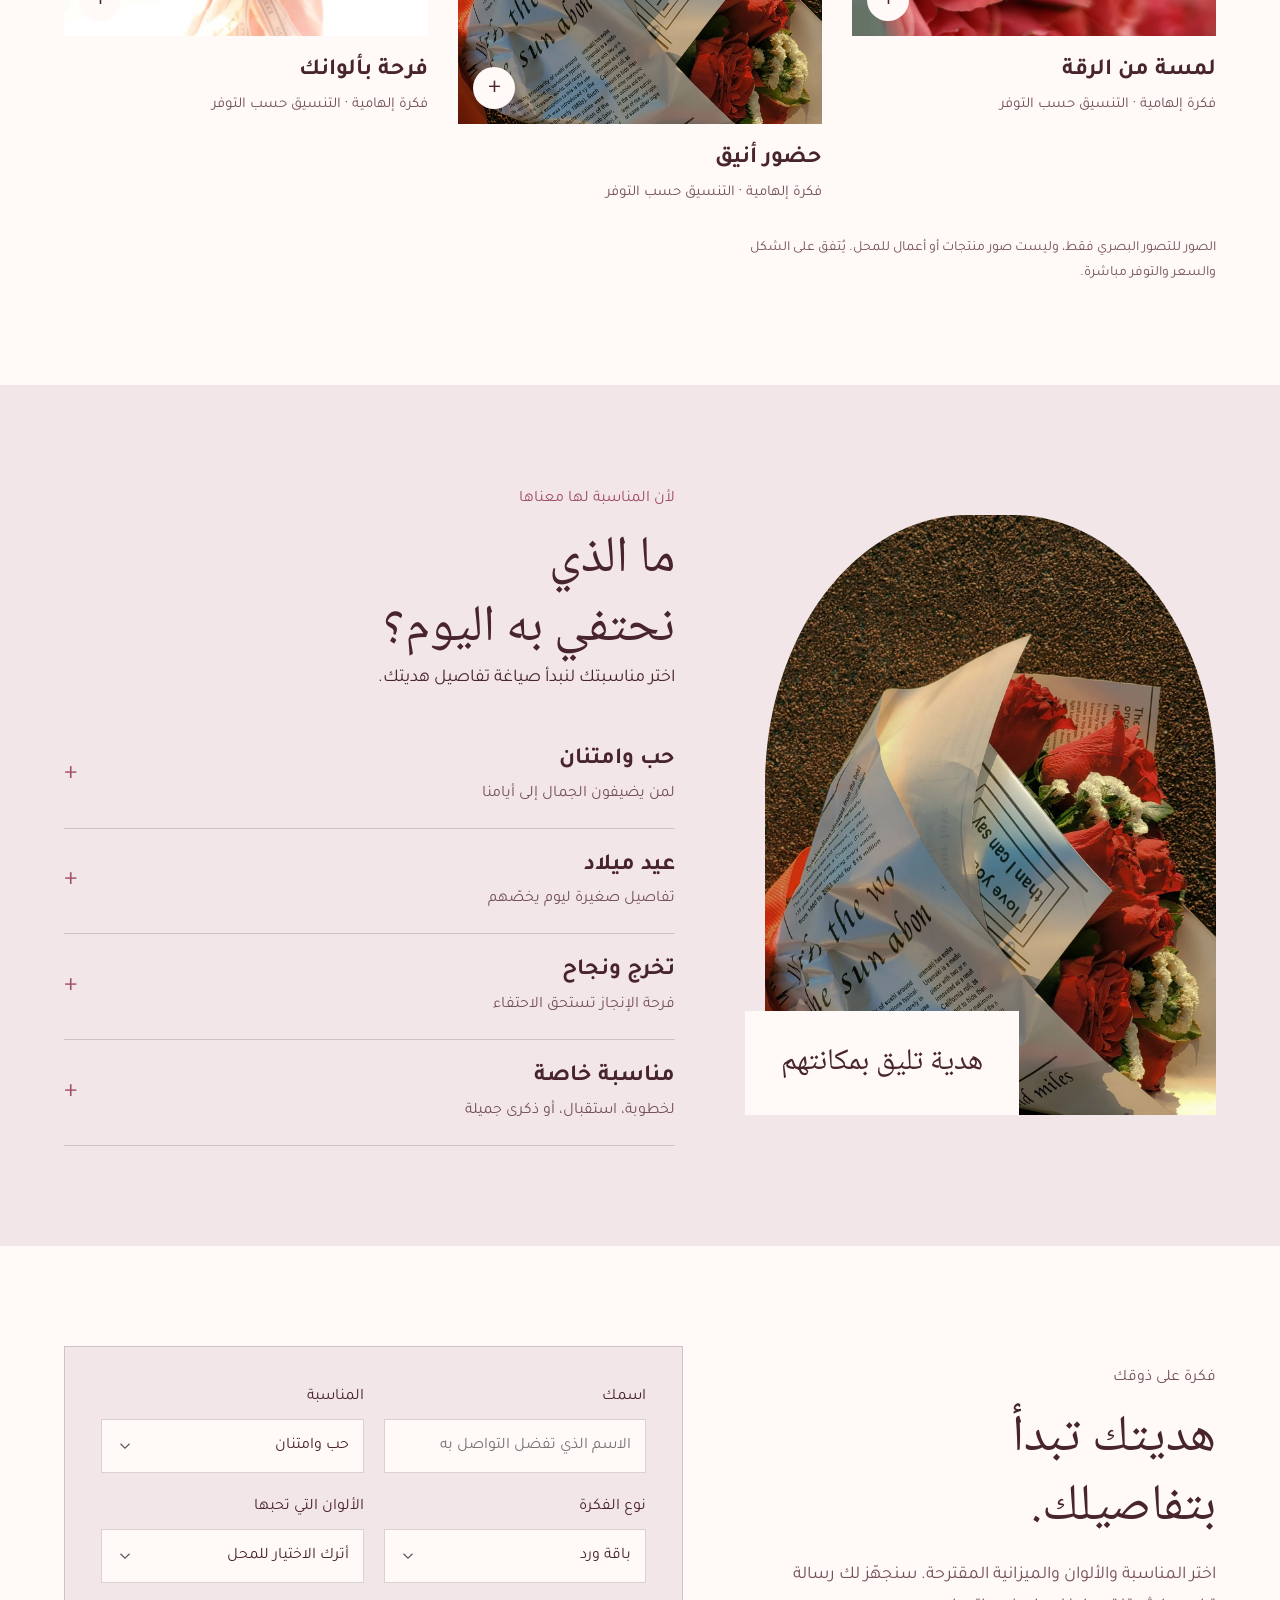
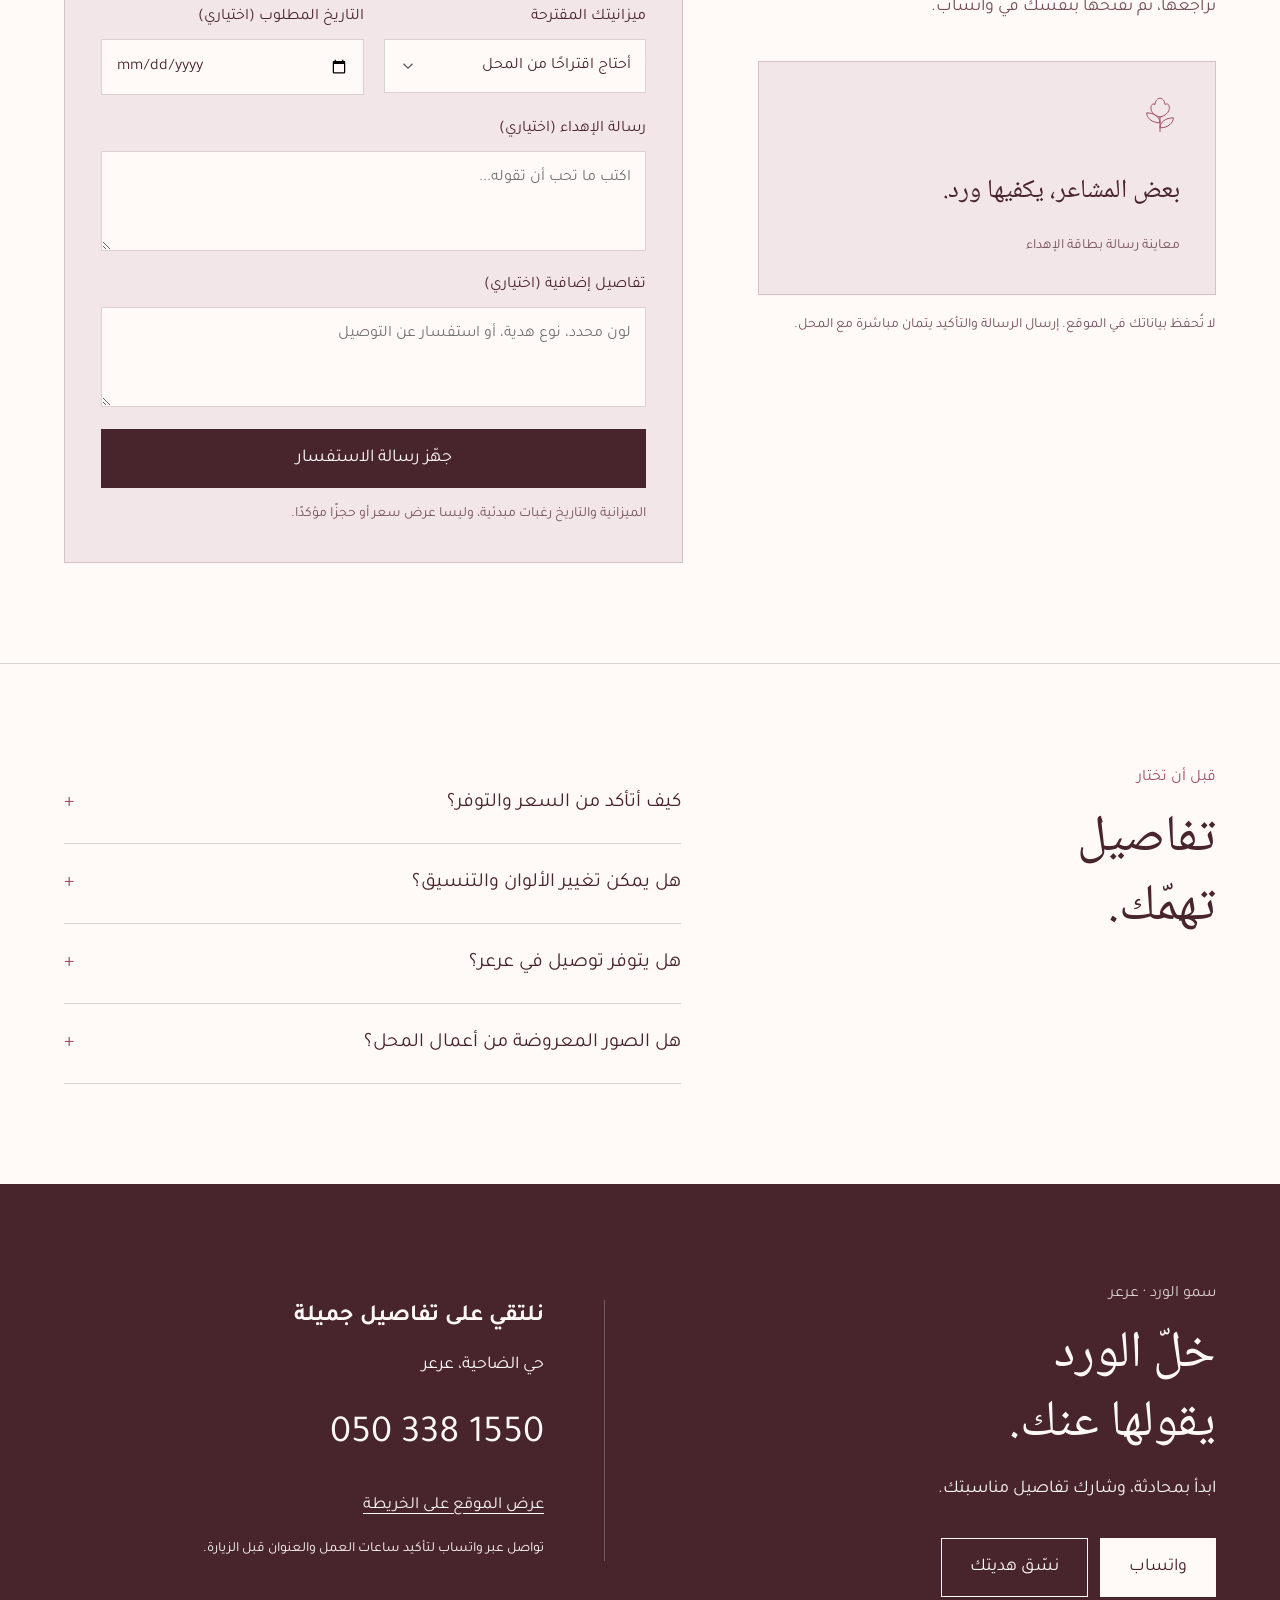
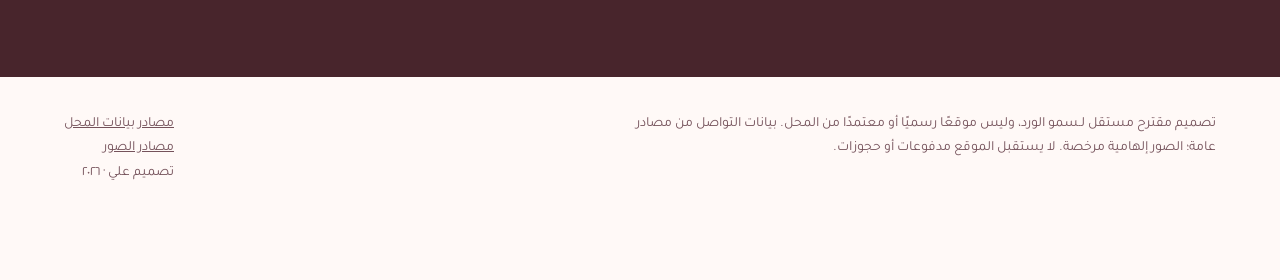
<file: sumuw-flowers-arar/index.html>
<!doctype html><html lang="ar" dir="rtl"><head><meta charset="utf-8"><meta name="viewport" content="width=device-width,initial-scale=1"><meta name="theme-color" content="#fff9f7"><meta name="robots" content="noindex,nofollow"><title>سمو الورد | ورد وهدايا في عرعر</title><meta name="description" content="تصور تصميمي مستقل لـسمو الورد في عرعر. أفكار للورد والهدايا وتنسيق استفسارك عبر وسائل التواصل المنشورة."><meta property="og:title" content="سمو الورد | ورد وهدايا في عرعر"><meta property="og:description" content="تصور تصميمي مستقل، ليس الموقع الرسمي للمحل."><meta property="og:type" content="website"><meta property="og:image" content="https://az212z.github.io/saudi-floral-atelier-ten-20261120/assets/floral-2.webp"><meta property="og:url" content="https://az212z.github.io/saudi-floral-atelier-ten-20261120/sumuw-flowers-arar/"><link rel="icon" href="../assets/favicon.svg" type="image/svg+xml"><link rel="stylesheet" href="../assets/fonts.css"><link rel="stylesheet" href="../assets/site.css"><link rel="preload" as="image" href="../assets/floral-2.webp"><script defer src="../assets/site.js"></script></head><body style="--paper:#fff9f7;--ink:#48252c;--accent:#a04f65;--wash:#f3e6e8;--muted:#75525b;--line:#48252c30"><a class="skip" href="#main">تجاوز إلى المحتوى</a><div class="notice">تصوّر تصميمي مستقل للمحل · ليس الموقع الرسمي</div><header class="header"><div class="wrap navrow"><a class="brand" href="./" aria-label="سمو الورد الرئيسية"><svg aria-hidden="true" viewBox="0 0 48 48" fill="none" stroke-width="1.2"><path d="M24 42V23M24 31c-10 0-16-6-16-12 9 0 16 5 16 12Zm0 6c10 0 16-6 16-12-9 0-16 5-16 12Z"/><path d="M24 24C9 21 12 5 18 9c1-10 11-10 12 0 7-4 9 12-6 15Z"/></svg><span><span class="wordmark">سمو الورد</span><span class="city">عرعر، السعودية</span></span></a><button class="menu-toggle" aria-controls="navigation" aria-expanded="false">القائمة</button><nav id="navigation" aria-label="التنقل الرئيسي"><a href="#collection">إلهام الورد</a><a href="#occasions">مناسبتك</a><a href="#inquiry">نسّق هديتك</a><a href="#contact">تواصل معنا</a></nav><a class="navcta" href="#inquiry">ابدأ بفكرة</a></div></header><main id="main"><section class="hero hero-immersive" aria-labelledby="hero-title"><div class="wrap hero-inner"><div class="hero-copy"><div class="location">ورد وهدايا من عرعر</div><h1 id="hero-title">للمشاعر الراقية،<br>وردٌ يليق بها.</h1><p>تغليف الورد والهدايا في عرعر. شارك سمو الورد مناسبتك، واختر التفاصيل التي تحبها.</p><div class="actions"><a class="button" href="#inquiry">نسّق هديتك</a><a class="button secondary" href="#collection">اكتشف الإلهام</a></div><p class="hero-note">المناسبة منك، والتفاصيل تبدأ بمحادثة.</p></div><figure class="hero-image"><img src="../assets/floral-2.webp" alt="صورة إلهامية للورد والزهور" width="1200" height="1600" fetchpriority="high"><div class="hero-side"><img src="../assets/floral-8.webp" alt="تفاصيل زهرية إلهامية" width="500" height="600"></div><figcaption>صور إلهامية للتصميم</figcaption></figure></div></section><div class="signature"><div class="wrap"><span><svg aria-hidden="true" viewBox="0 0 48 48" fill="none" stroke-width="1.2"><path d="M24 42V23M24 31c-10 0-16-6-16-12 9 0 16 5 16 12Zm0 6c10 0 16-6 16-12-9 0-16 5-16 12Z"/><path d="M24 24C9 21 12 5 18 9c1-10 11-10 12 0 7-4 9 12-6 15Z"/></svg>فكرة تناسب مناسبتك</span><span><svg aria-hidden="true" viewBox="0 0 48 48" fill="none" stroke-width="1.2"><path d="M24 42V23M24 31c-10 0-16-6-16-12 9 0 16 5 16 12Zm0 6c10 0 16-6 16-12-9 0-16 5-16 12Z"/><path d="M24 24C9 21 12 5 18 9c1-10 11-10 12 0 7-4 9 12-6 15Z"/></svg>رسالة إهداء من القلب</span><span><svg aria-hidden="true" viewBox="0 0 48 48" fill="none" stroke-width="1.2"><path d="M24 42V23M24 31c-10 0-16-6-16-12 9 0 16 5 16 12Zm0 6c10 0 16-6 16-12-9 0-16 5-16 12Z"/><path d="M24 24C9 21 12 5 18 9c1-10 11-10 12 0 7-4 9 12-6 15Z"/></svg>تواصل مباشر مع المحل</span></div></div>
<section class="section wrap" id="collection"><div class="section-heading"><div><p class="mini">إلهام لاختيارك</p><h2>لكل شعور،<br>لونٌ من الورد.</h2></div><p>استلهم الألوان والأسلوب الذي تحبه، ثم اسأل المحل عن التنسيقات والزهور المتاحة.</p></div><div class="gallery"><figure><button type="button" data-gallery="لمسة من الرقة" aria-label="تكبير صورة لمسة من الرقة"><span class="picture"><img src="../assets/floral-2.webp" alt="تصور إلهامي لتنسيق زهور: لمسة من الرقة" width="800" height="1000" loading="lazy"><span class="zoom" aria-hidden="true">+</span></span></button><figcaption><h3>لمسة من الرقة</h3><small>فكرة إلهامية · التنسيق حسب التوفر</small></figcaption></figure><figure><button type="button" data-gallery="حضور أنيق" aria-label="تكبير صورة حضور أنيق"><span class="picture"><img src="../assets/floral-8.webp" alt="تصور إلهامي لتنسيق زهور: حضور أنيق" width="800" height="1000" loading="lazy"><span class="zoom" aria-hidden="true">+</span></span></button><figcaption><h3>حضور أنيق</h3><small>فكرة إلهامية · التنسيق حسب التوفر</small></figcaption></figure><figure><button type="button" data-gallery="فرحة بألوانك" aria-label="تكبير صورة فرحة بألوانك"><span class="picture"><img src="../assets/floral-0.webp" alt="تصور إلهامي لتنسيق زهور: فرحة بألوانك" width="800" height="1000" loading="lazy"><span class="zoom" aria-hidden="true">+</span></span></button><figcaption><h3>فرحة بألوانك</h3><small>فكرة إلهامية · التنسيق حسب التوفر</small></figcaption></figure></div><p class="small-note">الصور للتصور البصري فقط، وليست صور منتجات أو أعمال للمحل. يُتفق على الشكل والسعر والتوفر مباشرة.</p></section>
<section class="section occasion-section" id="occasions"><div class="wrap occasion-layout"><div class="occasion-photo"><img src="../assets/floral-8.webp" alt="ورد بألوان ملهمة للمناسبات" loading="lazy" width="850" height="1100"><div class="poem">هدية تليق بمكانتهم</div></div><div><p class="mini">لأن المناسبة لها معناها</p><h2>ما الذي<br>نحتفي به اليوم؟</h2><p>اختر مناسبتك لنبدأ صياغة تفاصيل هديتك.</p><div class="occasion-list"><button class="occasion" type="button" data-occasion="حب وامتنان"><div><h3>حب وامتنان</h3><span>لمن يضيفون الجمال إلى أيامنا</span></div><b class="plus" aria-hidden="true">+</b></button><button class="occasion" type="button" data-occasion="عيد ميلاد"><div><h3>عيد ميلاد</h3><span>تفاصيل صغيرة ليوم يخصّهم</span></div><b class="plus" aria-hidden="true">+</b></button><button class="occasion" type="button" data-occasion="تخرج ونجاح"><div><h3>تخرج ونجاح</h3><span>فرحة الإنجاز تستحق الاحتفاء</span></div><b class="plus" aria-hidden="true">+</b></button><button class="occasion" type="button" data-occasion="مناسبة خاصة"><div><h3>مناسبة خاصة</h3><span>لخطوبة، استقبال، أو ذكرى جميلة</span></div><b class="plus" aria-hidden="true">+</b></button></div></div></div></section>
<section class="section wrap" id="inquiry"><div class="inquiry-layout"><div class="inquiry-intro"><p class="mini">فكرة على ذوقك</p><h2>هديتك تبدأ<br>بتفاصيلك.</h2><p>اختر المناسبة والألوان والميزانية المقترحة. سنجهّز لك رسالة تراجعها، ثم تفتحها بنفسك في واتساب.</p><div class="card-preview"><svg aria-hidden="true" viewBox="0 0 48 48" fill="none" stroke-width="1.2"><path d="M24 42V23M24 31c-10 0-16-6-16-12 9 0 16 5 16 12Zm0 6c10 0 16-6 16-12-9 0-16 5-16 12Z"/><path d="M24 24C9 21 12 5 18 9c1-10 11-10 12 0 7-4 9 12-6 15Z"/></svg><p id="card-message">بعض المشاعر، يكفيها ورد.</p><small>معاينة رسالة بطاقة الإهداء</small></div><p class="small-note">لا تُحفظ بياناتك في الموقع. إرسال الرسالة والتأكيد يتمان مباشرة مع المحل.</p></div><div><form class="inquiry-form" data-shop="سمو الورد" data-phone="966503381550"><div class="form-grid"><label class="field">اسمك<input name="name" required maxlength="80" autocomplete="given-name" placeholder="الاسم الذي تفضّل التواصل به"></label><label class="field">المناسبة<select name="occasion"><option>حب وامتنان</option><option>عيد ميلاد</option><option>تخرج ونجاح</option><option>مناسبة خاصة</option></select></label><label class="field">نوع الفكرة<select name="type"><option>باقة ورد</option><option>ورد مع هدية</option><option>تنسيق في فازة</option><option>تغليف هدية</option><option>تنسيق مناسبة</option></select></label><label class="field">الألوان التي تحبها<select name="color"><option>أترك الاختيار للمحل</option><option>وردي وأبيض</option><option>أحمر كلاسيكي</option><option>ألوان هادئة</option><option>ألوان زاهية</option></select></label><label class="field">ميزانيتك المقترحة<select name="budget"><option>أحتاج اقتراحًا من المحل</option><option>أقل من 150 ريال</option><option>150 إلى 300 ريال</option><option>300 إلى 500 ريال</option><option>أكثر من 500 ريال</option></select></label><label class="field">التاريخ المطلوب (اختياري)<input type="date" name="date"></label><label class="field full">رسالة الإهداء (اختياري)<textarea name="message" maxlength="300" placeholder="اكتب ما تحب أن تقوله..."></textarea></label><label class="field full">تفاصيل إضافية (اختياري)<textarea name="notes" maxlength="700" placeholder="لون محدد، نوع هدية، أو استفسار عن التوصيل"></textarea></label></div><button class="button" type="submit">جهّز رسالة الاستفسار</button><p class="form-note">الميزانية والتاريخ رغبات مبدئية، وليسا عرض سعر أو حجزًا مؤكدًا.</p><noscript><p>لتنسيق الطلب، يرجى <a href="https://wa.me/966503381550?text=%D9%85%D8%B1%D8%AD%D8%A8%D9%8B%D8%A7%D8%8C%20%D8%A3%D8%B1%D8%BA%D8%A8%20%D8%A8%D8%A7%D9%84%D8%A7%D8%B3%D8%AA%D9%81%D8%B3%D8%A7%D8%B1%20%D8%B9%D9%86%20%D8%A7%D9%84%D9%88%D8%B1%D9%88%D8%AF%20%D9%88%D8%A7%D9%84%D9%87%D8%AF%D8%A7%D9%8A%D8%A7%20%D8%A7%D9%84%D9%85%D8%AA%D8%A7%D8%AD%D8%A9." target="_blank" rel="noopener noreferrer">التواصل عبر واتساب</a> أو تفعيل JavaScript لتجهيز الرسالة.</p></noscript></form><section class="draft-panel" hidden tabindex="-1" aria-label="مراجعة رسالة الاستفسار"><h3>راجع رسالتك</h3><p class="draft-text"></p><div class="actions"><a class="button whatsapp-draft" href="https://wa.me/966503381550?text=%D9%85%D8%B1%D8%AD%D8%A8%D9%8B%D8%A7%D8%8C%20%D8%A3%D8%B1%D8%BA%D8%A8%20%D8%A8%D8%A7%D9%84%D8%A7%D8%B3%D8%AA%D9%81%D8%B3%D8%A7%D8%B1%20%D8%B9%D9%86%20%D8%A7%D9%84%D9%88%D8%B1%D9%88%D8%AF%20%D9%88%D8%A7%D9%84%D9%87%D8%AF%D8%A7%D9%8A%D8%A7%20%D8%A7%D9%84%D9%85%D8%AA%D8%A7%D8%AD%D8%A9." target="_blank" rel="noopener noreferrer">افتح في واتساب</a><button type="button" class="button secondary copy-draft">نسخ الرسالة</button></div><p class="status" role="status"></p><p class="form-note">إذا لم يكن الرقم مفعّلًا على واتساب، يمكنك الاتصال بالمحل.</p></section></div></div></section>
<section class="section faq"><div class="wrap faq-layout"><div><p class="mini">قبل أن تختار</p><h2>تفاصيل<br>تهمّك.</h2></div><div><details><summary>كيف أتأكد من السعر والتوفر؟</summary><p>أرسل تفاصيل فكرتك للمحل عبر واتساب. يحدد المحل السعر النهائي والزهور المتاحة وموعد التجهيز قبل تأكيد الطلب.</p></details><details><summary>هل يمكن تغيير الألوان والتنسيق؟</summary><p>اكتب الألوان والأسلوب الذي تفضله في رسالة الاستفسار. إمكانية التنفيذ تعتمد على المواد المتاحة لدى المحل.</p></details><details><summary>هل يتوفر توصيل في عرعر؟</summary><p>اسأل المحل عن إمكانية التوصيل لعنوانك، الموعد، والرسوم. لا يمثل اختيار التاريخ تأكيدًا لخدمة التوصيل.</p></details><details><summary>هل الصور المعروضة من أعمال المحل؟</summary><p>الصور إلهامية لعرض التصميم، وليست من أعمال المحل. اطلب صور التنسيقات المتاحة مباشرة قبل تأكيد طلبك.</p></details></div></div></section>
<section class="contact-section" id="contact"><div class="wrap contact-layout"><div><p class="mini">سمو الورد · عرعر</p><h2>خلّ الورد<br>يقولها عنك.</h2><p>ابدأ بمحادثة، وشارك تفاصيل مناسبتك.</p><div class="actions"><a class="button" href="https://wa.me/966503381550?text=%D9%85%D8%B1%D8%AD%D8%A8%D9%8B%D8%A7%D8%8C%20%D8%A3%D8%B1%D8%BA%D8%A8%20%D8%A8%D8%A7%D9%84%D8%A7%D8%B3%D8%AA%D9%81%D8%B3%D8%A7%D8%B1%20%D8%B9%D9%86%20%D8%A7%D9%84%D9%88%D8%B1%D9%88%D8%AF%20%D9%88%D8%A7%D9%84%D9%87%D8%AF%D8%A7%D9%8A%D8%A7%20%D8%A7%D9%84%D9%85%D8%AA%D8%A7%D8%AD%D8%A9." target="_blank" rel="noopener noreferrer">واتساب</a><a class="button secondary" href="#inquiry">نسّق هديتك</a></div></div><div class="contact-info"><h3>نلتقي على تفاصيل جميلة</h3><p>حي الضاحية، عرعر</p><a class="phone" href="https://wa.me/966503381550?text=%D9%85%D8%B1%D8%AD%D8%A8%D9%8B%D8%A7%D8%8C%20%D8%A3%D8%B1%D8%BA%D8%A8%20%D8%A8%D8%A7%D9%84%D8%A7%D8%B3%D8%AA%D9%81%D8%B3%D8%A7%D8%B1%20%D8%B9%D9%86%20%D8%A7%D9%84%D9%88%D8%B1%D9%88%D8%AF%20%D9%88%D8%A7%D9%84%D9%87%D8%AF%D8%A7%D9%8A%D8%A7%20%D8%A7%D9%84%D9%85%D8%AA%D8%A7%D8%AD%D8%A9." target="_blank" rel="noopener noreferrer">050 338 1550</a><div class="social-links"><a href="https://www.google.com/maps/search/?api=1&amp;query=%D8%B3%D9%85%D9%88%20%D8%A7%D9%84%D9%88%D8%B1%D8%AF%20%D8%AD%D9%8A%20%D8%A7%D9%84%D8%B6%D8%A7%D8%AD%D9%8A%D8%A9%D8%8C%20%D8%B9%D8%B1%D8%B9%D8%B1" target="_blank" rel="noopener noreferrer">عرض الموقع على الخريطة</a></div><p class="small-note">تواصل عبر واتساب لتأكيد ساعات العمل والعنوان قبل الزيارة.</p></div></div></section></main><footer class="footer"><div class="wrap"><p>تصميم مقترح مستقل لـسمو الورد، وليس موقعًا رسميًا أو معتمدًا من المحل. بيانات التواصل من مصادر عامة؛ الصور إلهامية مرخصة. لا يستقبل الموقع مدفوعات أو حجوزات.</p><div><a href="../research.html#sumuw-flowers-arar">مصادر بيانات المحل</a><br><a href="../credits.html">مصادر الصور</a><br><span>تصميم علي · ٢٠٢٦</span></div></div></footer><div class="mobile-cta"><a class="button" href="#inquiry">نسّق هديتك</a><a class="button secondary" href="https://wa.me/966503381550?text=%D9%85%D8%B1%D8%AD%D8%A8%D9%8B%D8%A7%D8%8C%20%D8%A3%D8%B1%D8%BA%D8%A8%20%D8%A8%D8%A7%D9%84%D8%A7%D8%B3%D8%AA%D9%81%D8%B3%D8%A7%D8%B1%20%D8%B9%D9%86%20%D8%A7%D9%84%D9%88%D8%B1%D9%88%D8%AF%20%D9%88%D8%A7%D9%84%D9%87%D8%AF%D8%A7%D9%8A%D8%A7%20%D8%A7%D9%84%D9%85%D8%AA%D8%A7%D8%AD%D8%A9." target="_blank" rel="noopener noreferrer">واتساب</a></div><dialog class="lightbox" aria-label="معرض الإلهام"><button class="close-dialog" type="button">إغلاق الصورة</button><img alt=""><p></p></dialog></body></html>
</file>
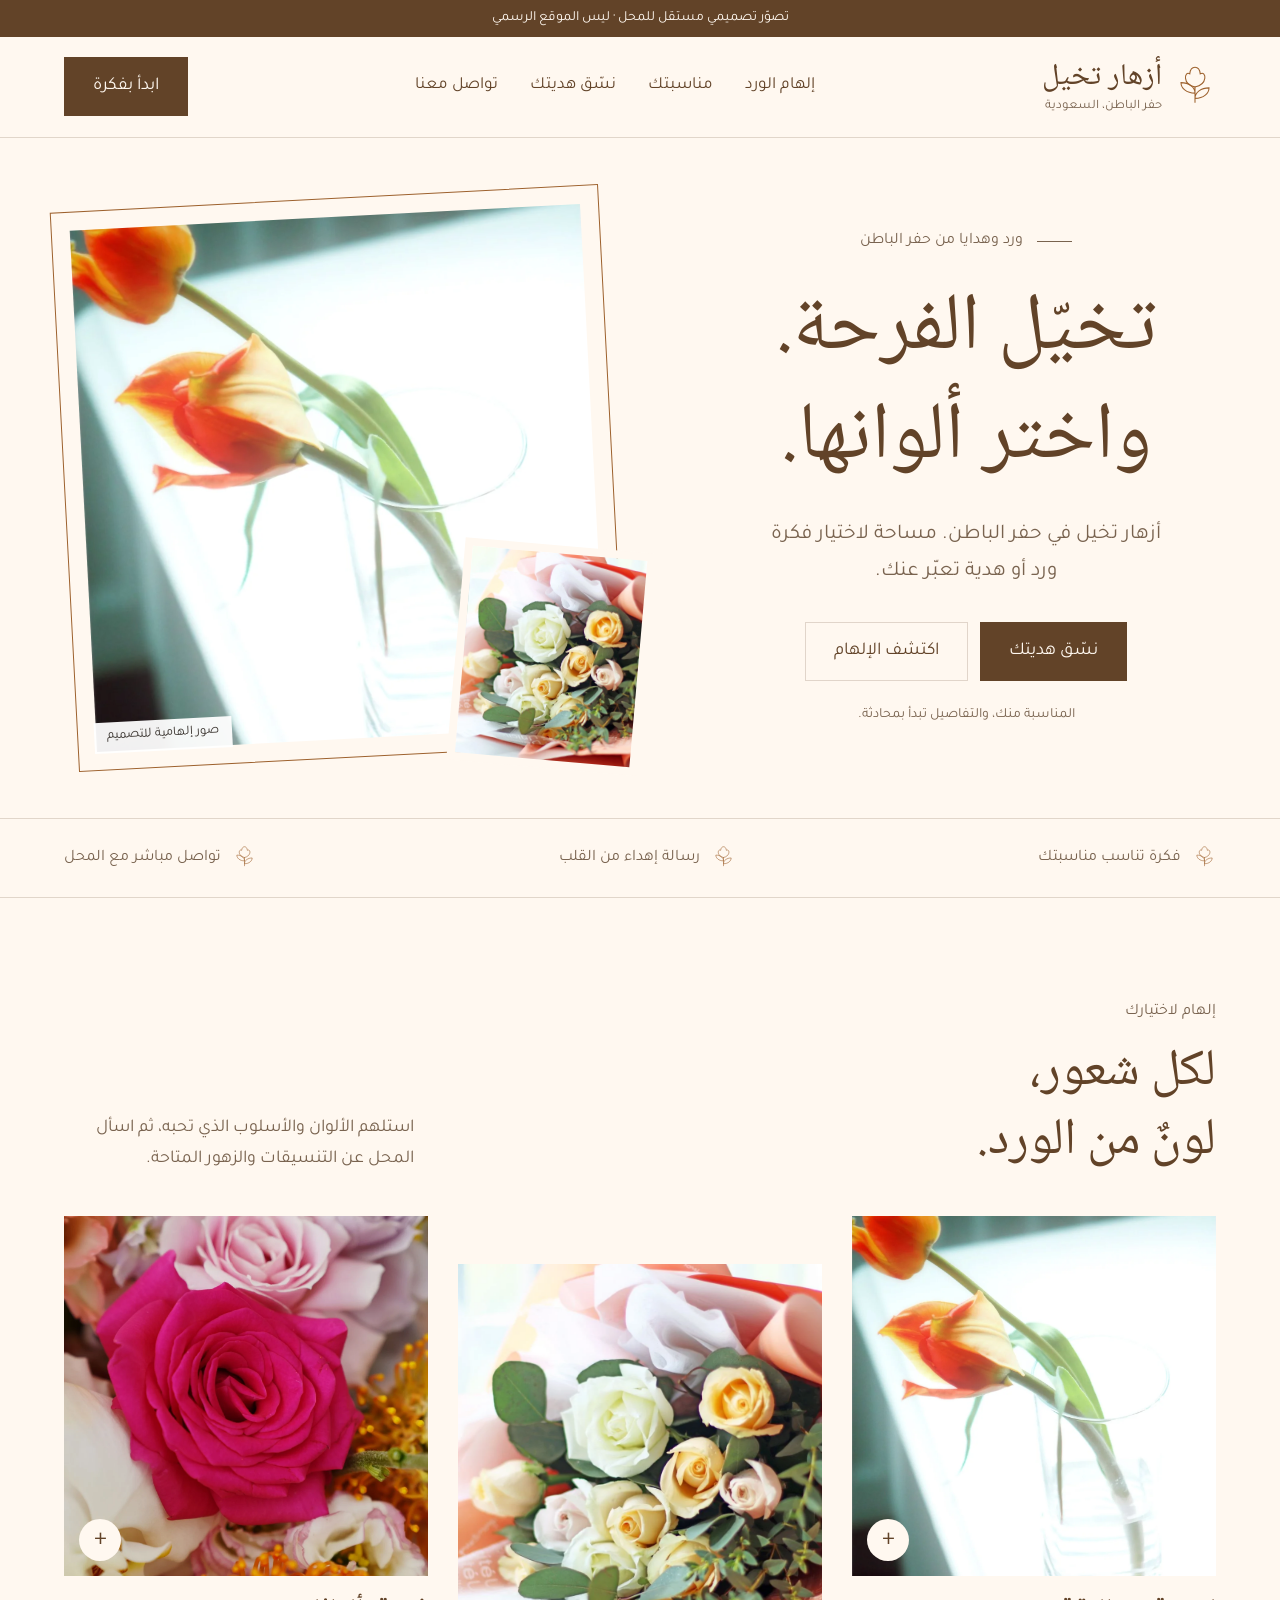
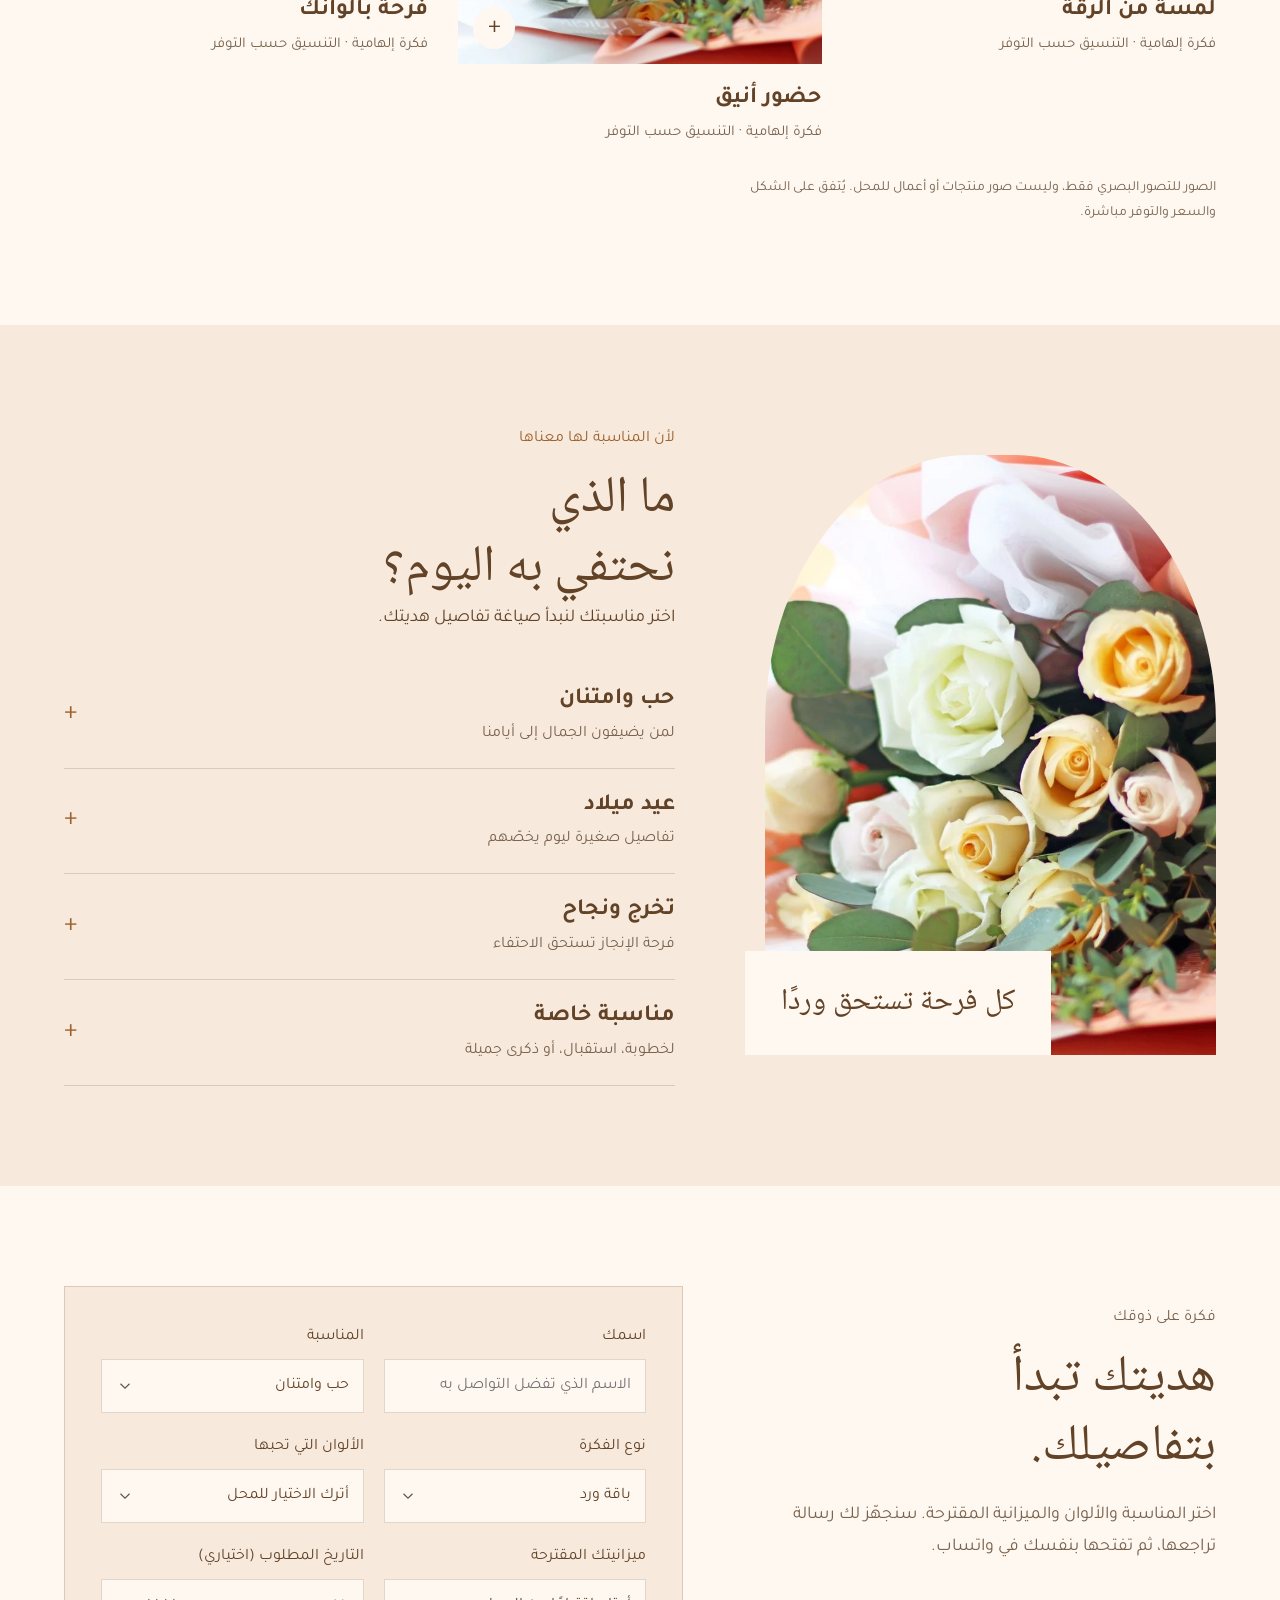
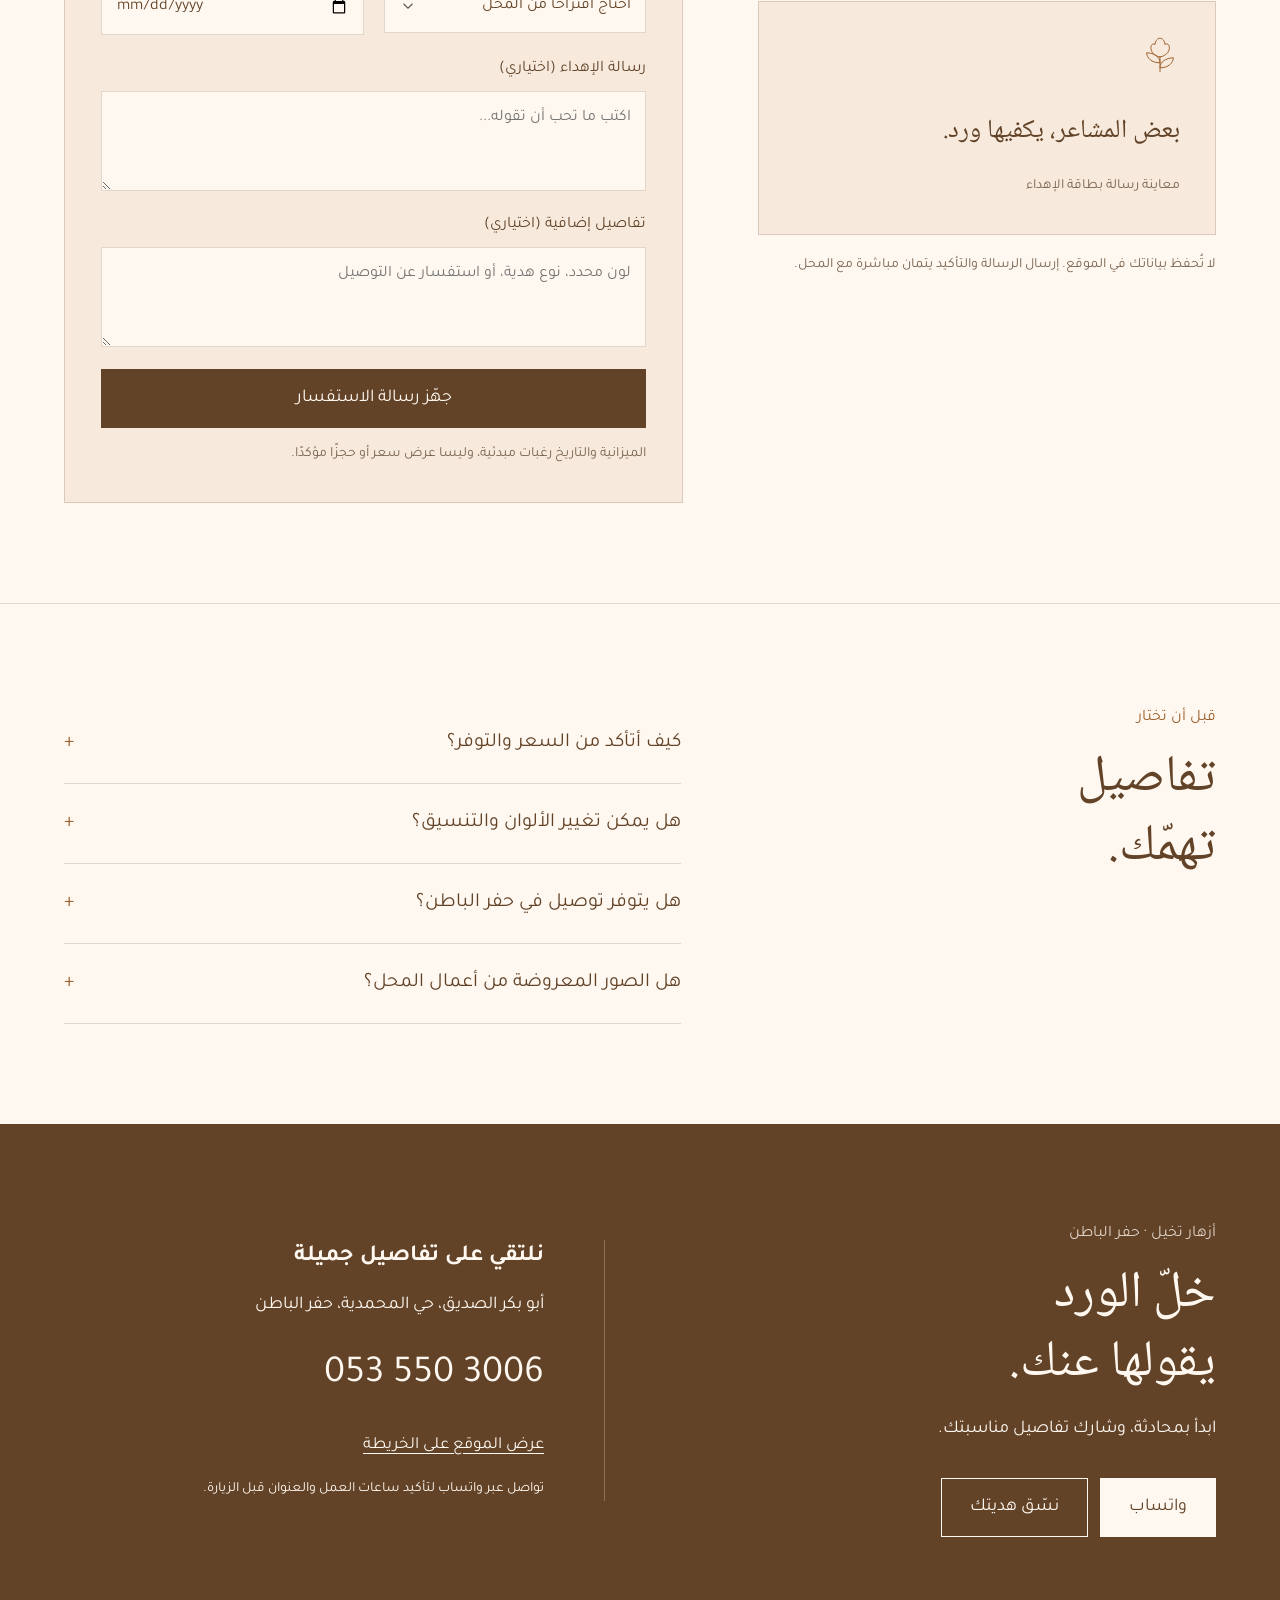
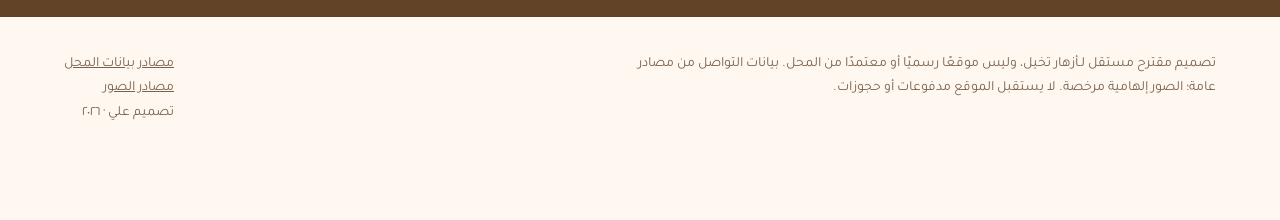
<file: takhayal-flowers-hafr/index.html>
<!doctype html><html lang="ar" dir="rtl"><head><meta charset="utf-8"><meta name="viewport" content="width=device-width,initial-scale=1"><meta name="theme-color" content="#fff8f0"><meta name="robots" content="noindex,nofollow"><title>أزهار تخيل | ورد وهدايا في حفر الباطن</title><meta name="description" content="تصور تصميمي مستقل لـأزهار تخيل في حفر الباطن. أفكار للورد والهدايا وتنسيق استفسارك عبر وسائل التواصل المنشورة."><meta property="og:title" content="أزهار تخيل | ورد وهدايا في حفر الباطن"><meta property="og:description" content="تصور تصميمي مستقل، ليس الموقع الرسمي للمحل."><meta property="og:type" content="website"><meta property="og:image" content="https://az212z.github.io/saudi-floral-atelier-ten-20261120/assets/floral-12.webp"><meta property="og:url" content="https://az212z.github.io/saudi-floral-atelier-ten-20261120/takhayal-flowers-hafr/"><link rel="icon" href="../assets/favicon.svg" type="image/svg+xml"><link rel="stylesheet" href="../assets/fonts.css"><link rel="stylesheet" href="../assets/site.css"><link rel="preload" as="image" href="../assets/floral-12.webp"><script defer src="../assets/site.js"></script></head><body style="--paper:#fff8f0;--ink:#624328;--accent:#9d612d;--wash:#f7eadd;--muted:#79634f;--line:#62432830"><a class="skip" href="#main">تجاوز إلى المحتوى</a><div class="notice">تصوّر تصميمي مستقل للمحل · ليس الموقع الرسمي</div><header class="header"><div class="wrap navrow"><a class="brand" href="./" aria-label="أزهار تخيل الرئيسية"><svg aria-hidden="true" viewBox="0 0 48 48" fill="none" stroke-width="1.2"><path d="M24 42V23M24 31c-10 0-16-6-16-12 9 0 16 5 16 12Zm0 6c10 0 16-6 16-12-9 0-16 5-16 12Z"/><path d="M24 24C9 21 12 5 18 9c1-10 11-10 12 0 7-4 9 12-6 15Z"/></svg><span><span class="wordmark">أزهار تخيل</span><span class="city">حفر الباطن، السعودية</span></span></a><button class="menu-toggle" aria-controls="navigation" aria-expanded="false">القائمة</button><nav id="navigation" aria-label="التنقل الرئيسي"><a href="#collection">إلهام الورد</a><a href="#occasions">مناسبتك</a><a href="#inquiry">نسّق هديتك</a><a href="#contact">تواصل معنا</a></nav><a class="navcta" href="#inquiry">ابدأ بفكرة</a></div></header><main id="main"><section class="hero hero-frame" aria-labelledby="hero-title"><div class="wrap hero-inner"><div class="hero-copy"><div class="location">ورد وهدايا من حفر الباطن</div><h1 id="hero-title">تخيّل الفرحة.<br>واختر ألوانها.</h1><p>أزهار تخيل في حفر الباطن. مساحة لاختيار فكرة ورد أو هدية تعبّر عنك.</p><div class="actions"><a class="button" href="#inquiry">نسّق هديتك</a><a class="button secondary" href="#collection">اكتشف الإلهام</a></div><p class="hero-note">المناسبة منك، والتفاصيل تبدأ بمحادثة.</p></div><figure class="hero-image"><img src="../assets/floral-12.webp" alt="صورة إلهامية للورد والزهور" width="1200" height="1600" fetchpriority="high"><div class="hero-side"><img src="../assets/floral-1.webp" alt="تفاصيل زهرية إلهامية" width="500" height="600"></div><figcaption>صور إلهامية للتصميم</figcaption></figure></div></section><div class="signature"><div class="wrap"><span><svg aria-hidden="true" viewBox="0 0 48 48" fill="none" stroke-width="1.2"><path d="M24 42V23M24 31c-10 0-16-6-16-12 9 0 16 5 16 12Zm0 6c10 0 16-6 16-12-9 0-16 5-16 12Z"/><path d="M24 24C9 21 12 5 18 9c1-10 11-10 12 0 7-4 9 12-6 15Z"/></svg>فكرة تناسب مناسبتك</span><span><svg aria-hidden="true" viewBox="0 0 48 48" fill="none" stroke-width="1.2"><path d="M24 42V23M24 31c-10 0-16-6-16-12 9 0 16 5 16 12Zm0 6c10 0 16-6 16-12-9 0-16 5-16 12Z"/><path d="M24 24C9 21 12 5 18 9c1-10 11-10 12 0 7-4 9 12-6 15Z"/></svg>رسالة إهداء من القلب</span><span><svg aria-hidden="true" viewBox="0 0 48 48" fill="none" stroke-width="1.2"><path d="M24 42V23M24 31c-10 0-16-6-16-12 9 0 16 5 16 12Zm0 6c10 0 16-6 16-12-9 0-16 5-16 12Z"/><path d="M24 24C9 21 12 5 18 9c1-10 11-10 12 0 7-4 9 12-6 15Z"/></svg>تواصل مباشر مع المحل</span></div></div>
<section class="section wrap" id="collection"><div class="section-heading"><div><p class="mini">إلهام لاختيارك</p><h2>لكل شعور،<br>لونٌ من الورد.</h2></div><p>استلهم الألوان والأسلوب الذي تحبه، ثم اسأل المحل عن التنسيقات والزهور المتاحة.</p></div><div class="gallery"><figure><button type="button" data-gallery="لمسة من الرقة" aria-label="تكبير صورة لمسة من الرقة"><span class="picture"><img src="../assets/floral-12.webp" alt="تصور إلهامي لتنسيق زهور: لمسة من الرقة" width="800" height="1000" loading="lazy"><span class="zoom" aria-hidden="true">+</span></span></button><figcaption><h3>لمسة من الرقة</h3><small>فكرة إلهامية · التنسيق حسب التوفر</small></figcaption></figure><figure><button type="button" data-gallery="حضور أنيق" aria-label="تكبير صورة حضور أنيق"><span class="picture"><img src="../assets/floral-1.webp" alt="تصور إلهامي لتنسيق زهور: حضور أنيق" width="800" height="1000" loading="lazy"><span class="zoom" aria-hidden="true">+</span></span></button><figcaption><h3>حضور أنيق</h3><small>فكرة إلهامية · التنسيق حسب التوفر</small></figcaption></figure><figure><button type="button" data-gallery="فرحة بألوانك" aria-label="تكبير صورة فرحة بألوانك"><span class="picture"><img src="../assets/floral-10.webp" alt="تصور إلهامي لتنسيق زهور: فرحة بألوانك" width="800" height="1000" loading="lazy"><span class="zoom" aria-hidden="true">+</span></span></button><figcaption><h3>فرحة بألوانك</h3><small>فكرة إلهامية · التنسيق حسب التوفر</small></figcaption></figure></div><p class="small-note">الصور للتصور البصري فقط، وليست صور منتجات أو أعمال للمحل. يُتفق على الشكل والسعر والتوفر مباشرة.</p></section>
<section class="section occasion-section" id="occasions"><div class="wrap occasion-layout"><div class="occasion-photo"><img src="../assets/floral-1.webp" alt="ورد بألوان ملهمة للمناسبات" loading="lazy" width="850" height="1100"><div class="poem">كل فرحة تستحق وردًا</div></div><div><p class="mini">لأن المناسبة لها معناها</p><h2>ما الذي<br>نحتفي به اليوم؟</h2><p>اختر مناسبتك لنبدأ صياغة تفاصيل هديتك.</p><div class="occasion-list"><button class="occasion" type="button" data-occasion="حب وامتنان"><div><h3>حب وامتنان</h3><span>لمن يضيفون الجمال إلى أيامنا</span></div><b class="plus" aria-hidden="true">+</b></button><button class="occasion" type="button" data-occasion="عيد ميلاد"><div><h3>عيد ميلاد</h3><span>تفاصيل صغيرة ليوم يخصّهم</span></div><b class="plus" aria-hidden="true">+</b></button><button class="occasion" type="button" data-occasion="تخرج ونجاح"><div><h3>تخرج ونجاح</h3><span>فرحة الإنجاز تستحق الاحتفاء</span></div><b class="plus" aria-hidden="true">+</b></button><button class="occasion" type="button" data-occasion="مناسبة خاصة"><div><h3>مناسبة خاصة</h3><span>لخطوبة، استقبال، أو ذكرى جميلة</span></div><b class="plus" aria-hidden="true">+</b></button></div></div></div></section>
<section class="section wrap" id="inquiry"><div class="inquiry-layout"><div class="inquiry-intro"><p class="mini">فكرة على ذوقك</p><h2>هديتك تبدأ<br>بتفاصيلك.</h2><p>اختر المناسبة والألوان والميزانية المقترحة. سنجهّز لك رسالة تراجعها، ثم تفتحها بنفسك في واتساب.</p><div class="card-preview"><svg aria-hidden="true" viewBox="0 0 48 48" fill="none" stroke-width="1.2"><path d="M24 42V23M24 31c-10 0-16-6-16-12 9 0 16 5 16 12Zm0 6c10 0 16-6 16-12-9 0-16 5-16 12Z"/><path d="M24 24C9 21 12 5 18 9c1-10 11-10 12 0 7-4 9 12-6 15Z"/></svg><p id="card-message">بعض المشاعر، يكفيها ورد.</p><small>معاينة رسالة بطاقة الإهداء</small></div><p class="small-note">لا تُحفظ بياناتك في الموقع. إرسال الرسالة والتأكيد يتمان مباشرة مع المحل.</p></div><div><form class="inquiry-form" data-shop="أزهار تخيل" data-phone="966535503006"><div class="form-grid"><label class="field">اسمك<input name="name" required maxlength="80" autocomplete="given-name" placeholder="الاسم الذي تفضّل التواصل به"></label><label class="field">المناسبة<select name="occasion"><option>حب وامتنان</option><option>عيد ميلاد</option><option>تخرج ونجاح</option><option>مناسبة خاصة</option></select></label><label class="field">نوع الفكرة<select name="type"><option>باقة ورد</option><option>ورد مع هدية</option><option>تنسيق في فازة</option><option>تغليف هدية</option><option>تنسيق مناسبة</option></select></label><label class="field">الألوان التي تحبها<select name="color"><option>أترك الاختيار للمحل</option><option>وردي وأبيض</option><option>أحمر كلاسيكي</option><option>ألوان هادئة</option><option>ألوان زاهية</option></select></label><label class="field">ميزانيتك المقترحة<select name="budget"><option>أحتاج اقتراحًا من المحل</option><option>أقل من 150 ريال</option><option>150 إلى 300 ريال</option><option>300 إلى 500 ريال</option><option>أكثر من 500 ريال</option></select></label><label class="field">التاريخ المطلوب (اختياري)<input type="date" name="date"></label><label class="field full">رسالة الإهداء (اختياري)<textarea name="message" maxlength="300" placeholder="اكتب ما تحب أن تقوله..."></textarea></label><label class="field full">تفاصيل إضافية (اختياري)<textarea name="notes" maxlength="700" placeholder="لون محدد، نوع هدية، أو استفسار عن التوصيل"></textarea></label></div><button class="button" type="submit">جهّز رسالة الاستفسار</button><p class="form-note">الميزانية والتاريخ رغبات مبدئية، وليسا عرض سعر أو حجزًا مؤكدًا.</p><noscript><p>لتنسيق الطلب، يرجى <a href="https://wa.me/966535503006?text=%D9%85%D8%B1%D8%AD%D8%A8%D9%8B%D8%A7%D8%8C%20%D8%A3%D8%B1%D8%BA%D8%A8%20%D8%A8%D8%A7%D9%84%D8%A7%D8%B3%D8%AA%D9%81%D8%B3%D8%A7%D8%B1%20%D8%B9%D9%86%20%D8%A7%D9%84%D9%88%D8%B1%D9%88%D8%AF%20%D9%88%D8%A7%D9%84%D9%87%D8%AF%D8%A7%D9%8A%D8%A7%20%D8%A7%D9%84%D9%85%D8%AA%D8%A7%D8%AD%D8%A9." target="_blank" rel="noopener noreferrer">التواصل عبر واتساب</a> أو تفعيل JavaScript لتجهيز الرسالة.</p></noscript></form><section class="draft-panel" hidden tabindex="-1" aria-label="مراجعة رسالة الاستفسار"><h3>راجع رسالتك</h3><p class="draft-text"></p><div class="actions"><a class="button whatsapp-draft" href="https://wa.me/966535503006?text=%D9%85%D8%B1%D8%AD%D8%A8%D9%8B%D8%A7%D8%8C%20%D8%A3%D8%B1%D8%BA%D8%A8%20%D8%A8%D8%A7%D9%84%D8%A7%D8%B3%D8%AA%D9%81%D8%B3%D8%A7%D8%B1%20%D8%B9%D9%86%20%D8%A7%D9%84%D9%88%D8%B1%D9%88%D8%AF%20%D9%88%D8%A7%D9%84%D9%87%D8%AF%D8%A7%D9%8A%D8%A7%20%D8%A7%D9%84%D9%85%D8%AA%D8%A7%D8%AD%D8%A9." target="_blank" rel="noopener noreferrer">افتح في واتساب</a><button type="button" class="button secondary copy-draft">نسخ الرسالة</button></div><p class="status" role="status"></p><p class="form-note">إذا لم يكن الرقم مفعّلًا على واتساب، يمكنك الاتصال بالمحل.</p></section></div></div></section>
<section class="section faq"><div class="wrap faq-layout"><div><p class="mini">قبل أن تختار</p><h2>تفاصيل<br>تهمّك.</h2></div><div><details><summary>كيف أتأكد من السعر والتوفر؟</summary><p>أرسل تفاصيل فكرتك للمحل عبر واتساب. يحدد المحل السعر النهائي والزهور المتاحة وموعد التجهيز قبل تأكيد الطلب.</p></details><details><summary>هل يمكن تغيير الألوان والتنسيق؟</summary><p>اكتب الألوان والأسلوب الذي تفضله في رسالة الاستفسار. إمكانية التنفيذ تعتمد على المواد المتاحة لدى المحل.</p></details><details><summary>هل يتوفر توصيل في حفر الباطن؟</summary><p>اسأل المحل عن إمكانية التوصيل لعنوانك، الموعد، والرسوم. لا يمثل اختيار التاريخ تأكيدًا لخدمة التوصيل.</p></details><details><summary>هل الصور المعروضة من أعمال المحل؟</summary><p>الصور إلهامية لعرض التصميم، وليست من أعمال المحل. اطلب صور التنسيقات المتاحة مباشرة قبل تأكيد طلبك.</p></details></div></div></section>
<section class="contact-section" id="contact"><div class="wrap contact-layout"><div><p class="mini">أزهار تخيل · حفر الباطن</p><h2>خلّ الورد<br>يقولها عنك.</h2><p>ابدأ بمحادثة، وشارك تفاصيل مناسبتك.</p><div class="actions"><a class="button" href="https://wa.me/966535503006?text=%D9%85%D8%B1%D8%AD%D8%A8%D9%8B%D8%A7%D8%8C%20%D8%A3%D8%B1%D8%BA%D8%A8%20%D8%A8%D8%A7%D9%84%D8%A7%D8%B3%D8%AA%D9%81%D8%B3%D8%A7%D8%B1%20%D8%B9%D9%86%20%D8%A7%D9%84%D9%88%D8%B1%D9%88%D8%AF%20%D9%88%D8%A7%D9%84%D9%87%D8%AF%D8%A7%D9%8A%D8%A7%20%D8%A7%D9%84%D9%85%D8%AA%D8%A7%D8%AD%D8%A9." target="_blank" rel="noopener noreferrer">واتساب</a><a class="button secondary" href="#inquiry">نسّق هديتك</a></div></div><div class="contact-info"><h3>نلتقي على تفاصيل جميلة</h3><p>أبو بكر الصديق، حي المحمدية، حفر الباطن</p><a class="phone" href="https://wa.me/966535503006?text=%D9%85%D8%B1%D8%AD%D8%A8%D9%8B%D8%A7%D8%8C%20%D8%A3%D8%B1%D8%BA%D8%A8%20%D8%A8%D8%A7%D9%84%D8%A7%D8%B3%D8%AA%D9%81%D8%B3%D8%A7%D8%B1%20%D8%B9%D9%86%20%D8%A7%D9%84%D9%88%D8%B1%D9%88%D8%AF%20%D9%88%D8%A7%D9%84%D9%87%D8%AF%D8%A7%D9%8A%D8%A7%20%D8%A7%D9%84%D9%85%D8%AA%D8%A7%D8%AD%D8%A9." target="_blank" rel="noopener noreferrer">053 550 3006</a><div class="social-links"><a href="https://maps.yango.com/ar-sa/org/167488805965/" target="_blank" rel="noopener noreferrer">عرض الموقع على الخريطة</a></div><p class="small-note">تواصل عبر واتساب لتأكيد ساعات العمل والعنوان قبل الزيارة.</p></div></div></section></main><footer class="footer"><div class="wrap"><p>تصميم مقترح مستقل لـأزهار تخيل، وليس موقعًا رسميًا أو معتمدًا من المحل. بيانات التواصل من مصادر عامة؛ الصور إلهامية مرخصة. لا يستقبل الموقع مدفوعات أو حجوزات.</p><div><a href="../research.html#takhayal-flowers-hafr">مصادر بيانات المحل</a><br><a href="../credits.html">مصادر الصور</a><br><span>تصميم علي · ٢٠٢٦</span></div></div></footer><div class="mobile-cta"><a class="button" href="#inquiry">نسّق هديتك</a><a class="button secondary" href="https://wa.me/966535503006?text=%D9%85%D8%B1%D8%AD%D8%A8%D9%8B%D8%A7%D8%8C%20%D8%A3%D8%B1%D8%BA%D8%A8%20%D8%A8%D8%A7%D9%84%D8%A7%D8%B3%D8%AA%D9%81%D8%B3%D8%A7%D8%B1%20%D8%B9%D9%86%20%D8%A7%D9%84%D9%88%D8%B1%D9%88%D8%AF%20%D9%88%D8%A7%D9%84%D9%87%D8%AF%D8%A7%D9%8A%D8%A7%20%D8%A7%D9%84%D9%85%D8%AA%D8%A7%D8%AD%D8%A9." target="_blank" rel="noopener noreferrer">واتساب</a></div><dialog class="lightbox" aria-label="معرض الإلهام"><button class="close-dialog" type="button">إغلاق الصورة</button><img alt=""><p></p></dialog></body></html>
</file>
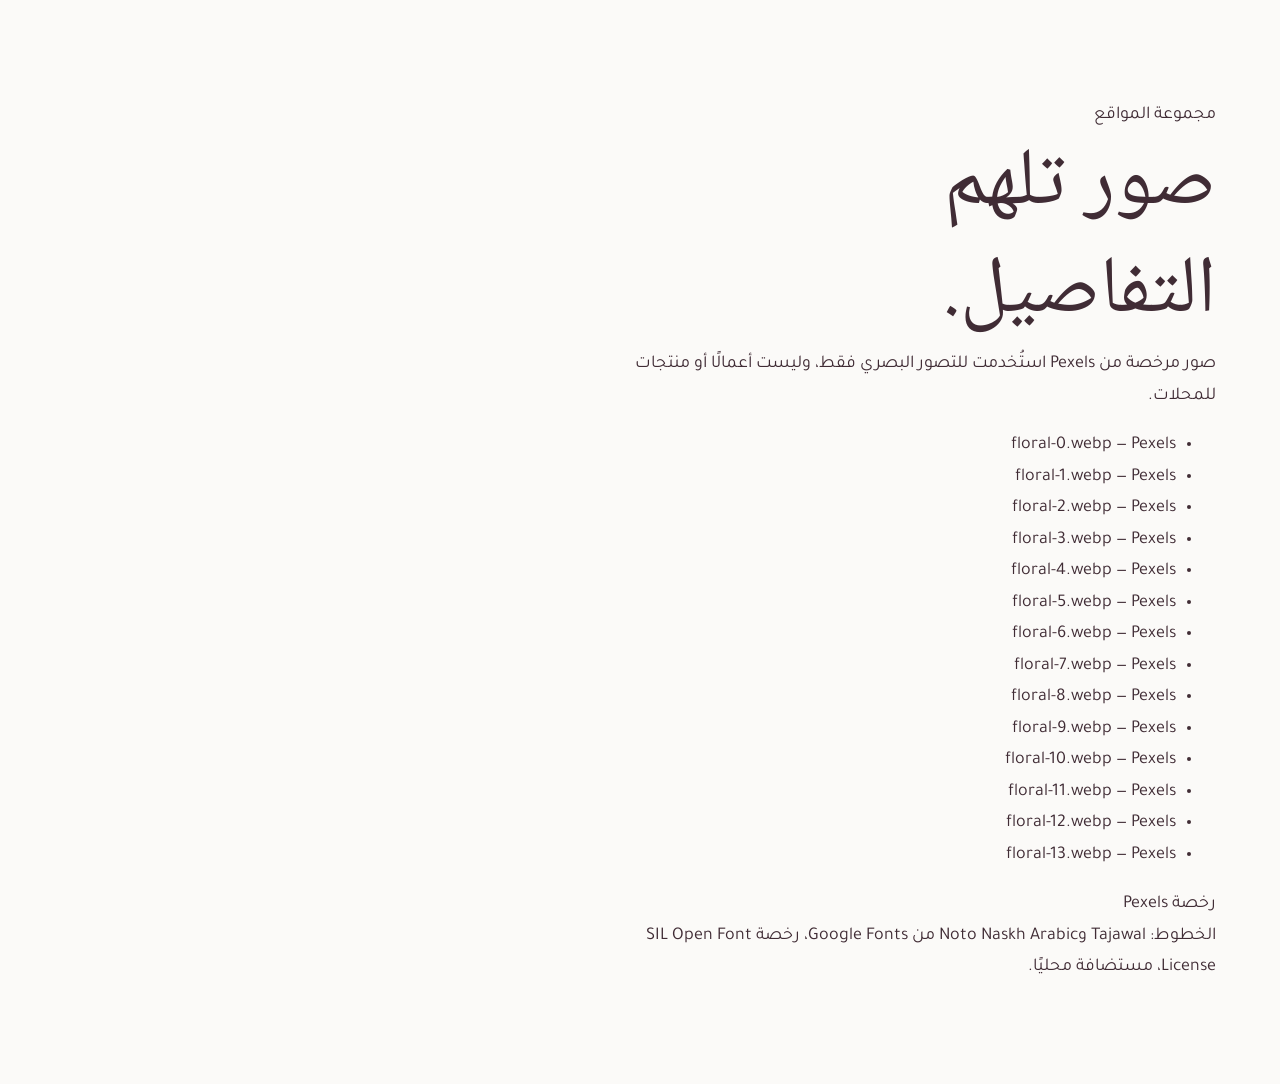
<file: credits.html>
<!doctype html><html lang="ar" dir="rtl"><head><meta charset="utf-8"><meta name="viewport" content="width=device-width,initial-scale=1"><meta name="robots" content="noindex,nofollow"><title>مصادر الصور والخطوط</title><link rel="stylesheet" href="assets/fonts.css"><link rel="stylesheet" href="assets/site.css"><link rel="icon" href="assets/favicon.svg"></head><body style="--paper:#fbfaf8;--ink:#402c35;--accent:#965c6e;--wash:#f3ecef;--muted:#78646d;--line:#402c3530"><main class="wrap section"><a href="./">مجموعة المواقع</a><h1>صور تلهم<br>التفاصيل.</h1><p>صور مرخصة من Pexels استُخدمت للتصور البصري فقط، وليست أعمالًا أو منتجات للمحلات.</p><ul><li><a href="https://www.pexels.com/photo/20416142/">floral-0.webp — Pexels</a></li><li><a href="https://www.pexels.com/photo/8305332/">floral-1.webp — Pexels</a></li><li><a href="https://www.pexels.com/photo/18920422/">floral-2.webp — Pexels</a></li><li><a href="https://www.pexels.com/photo/27163261/">floral-3.webp — Pexels</a></li><li><a href="https://www.pexels.com/photo/36494172/">floral-4.webp — Pexels</a></li><li><a href="https://www.pexels.com/photo/20155264/">floral-5.webp — Pexels</a></li><li><a href="https://www.pexels.com/photo/7663219/">floral-6.webp — Pexels</a></li><li><a href="https://www.pexels.com/photo/4238357/">floral-7.webp — Pexels</a></li><li><a href="https://www.pexels.com/photo/17352951/">floral-8.webp — Pexels</a></li><li><a href="https://www.pexels.com/photo/2377469/">floral-9.webp — Pexels</a></li><li><a href="https://www.pexels.com/photo/18088268/">floral-10.webp — Pexels</a></li><li><a href="https://www.pexels.com/photo/4935877/">floral-11.webp — Pexels</a></li><li><a href="https://www.pexels.com/photo/20718568/">floral-12.webp — Pexels</a></li><li><a href="https://www.pexels.com/photo/16972565/">floral-13.webp — Pexels</a></li></ul><p><a href="https://www.pexels.com/license/">رخصة Pexels</a></p><p>الخطوط: Tajawal وNoto Naskh Arabic من Google Fonts، رخصة SIL Open Font License، مستضافة محليًا.</p></main></body></html>
</file>
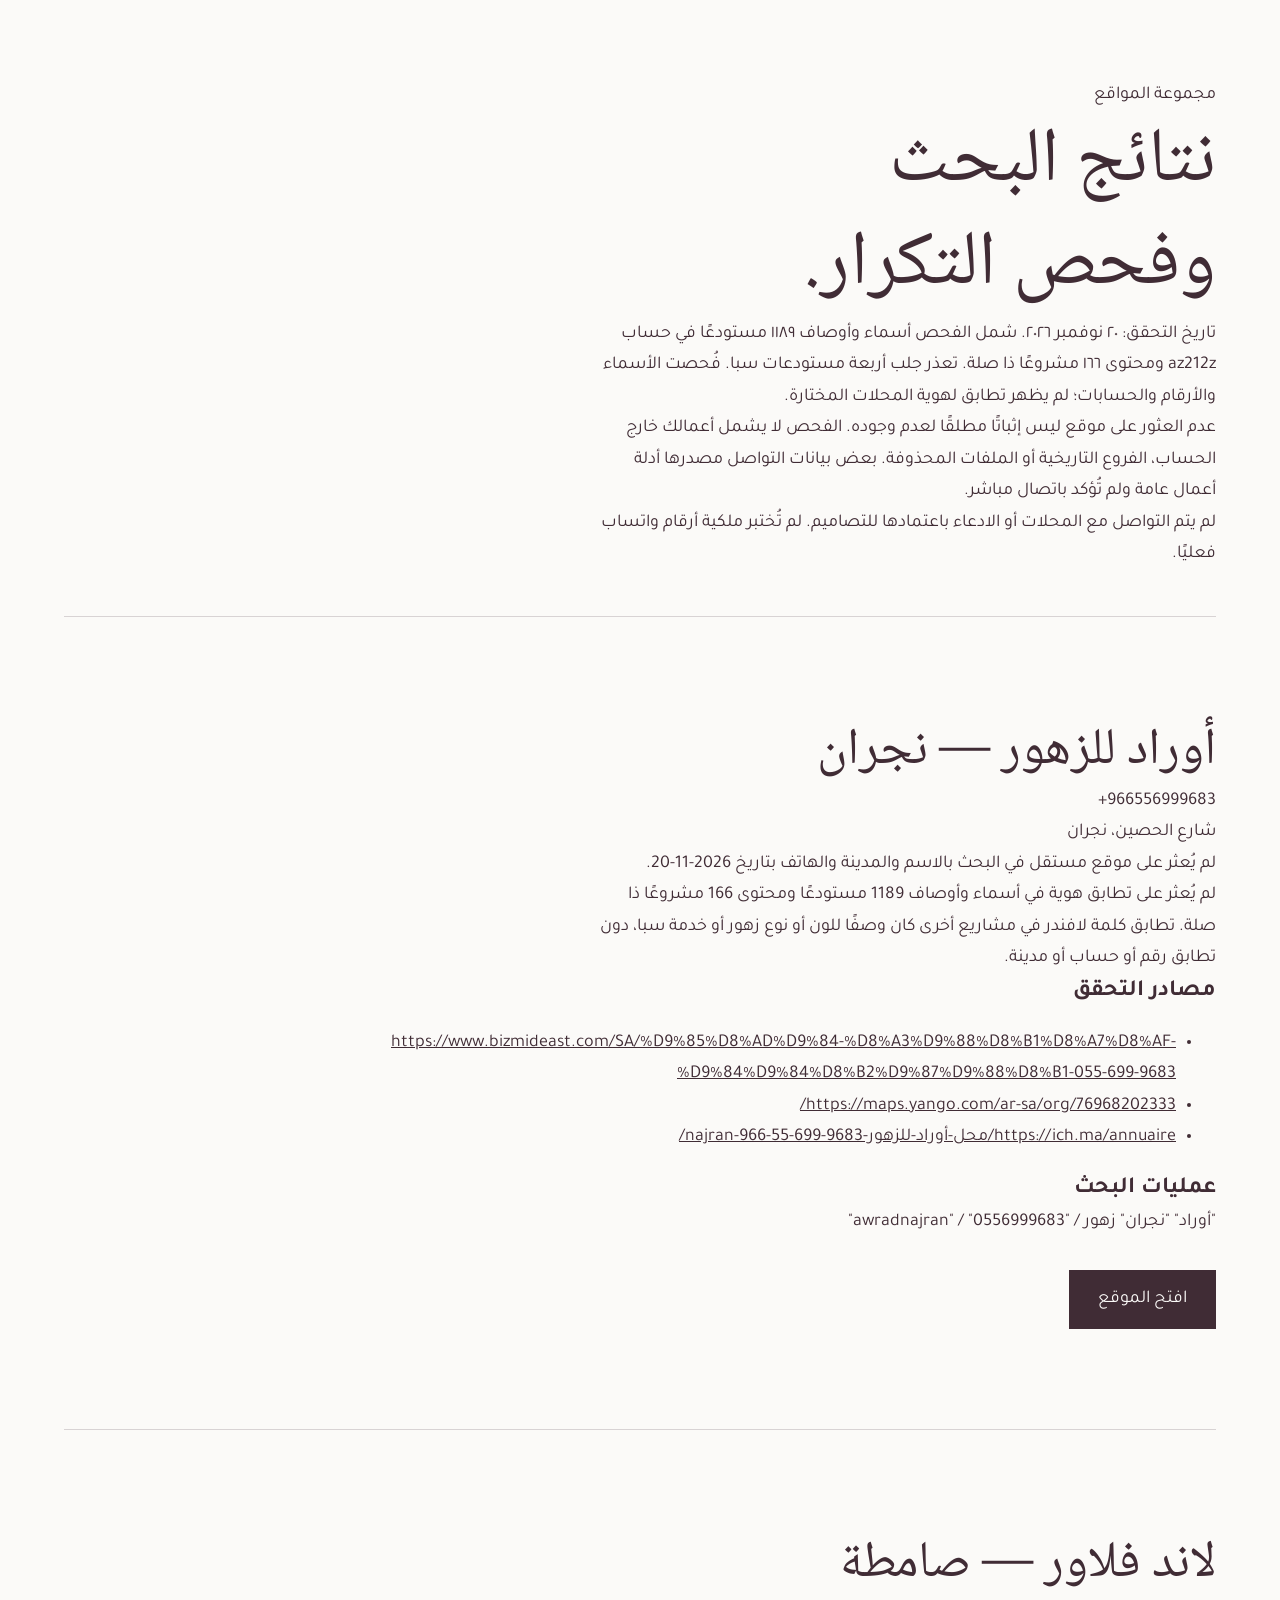
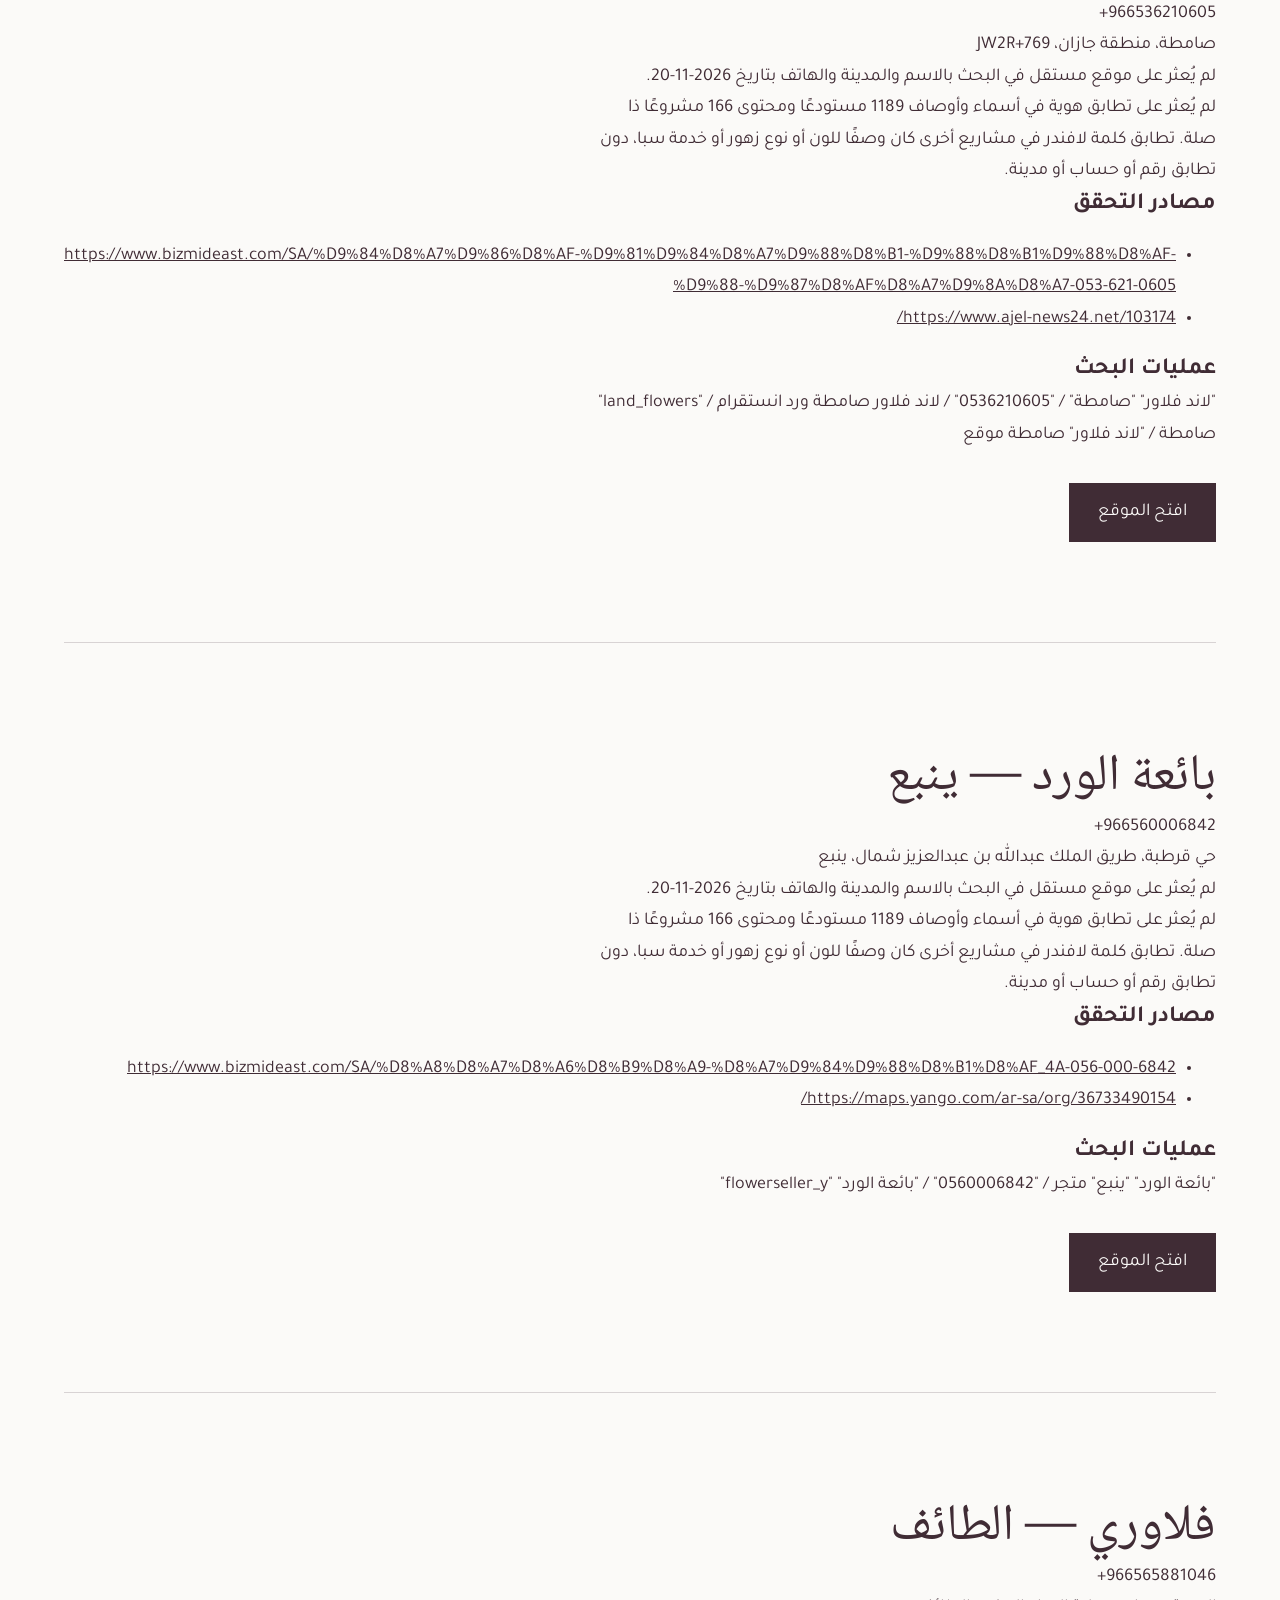
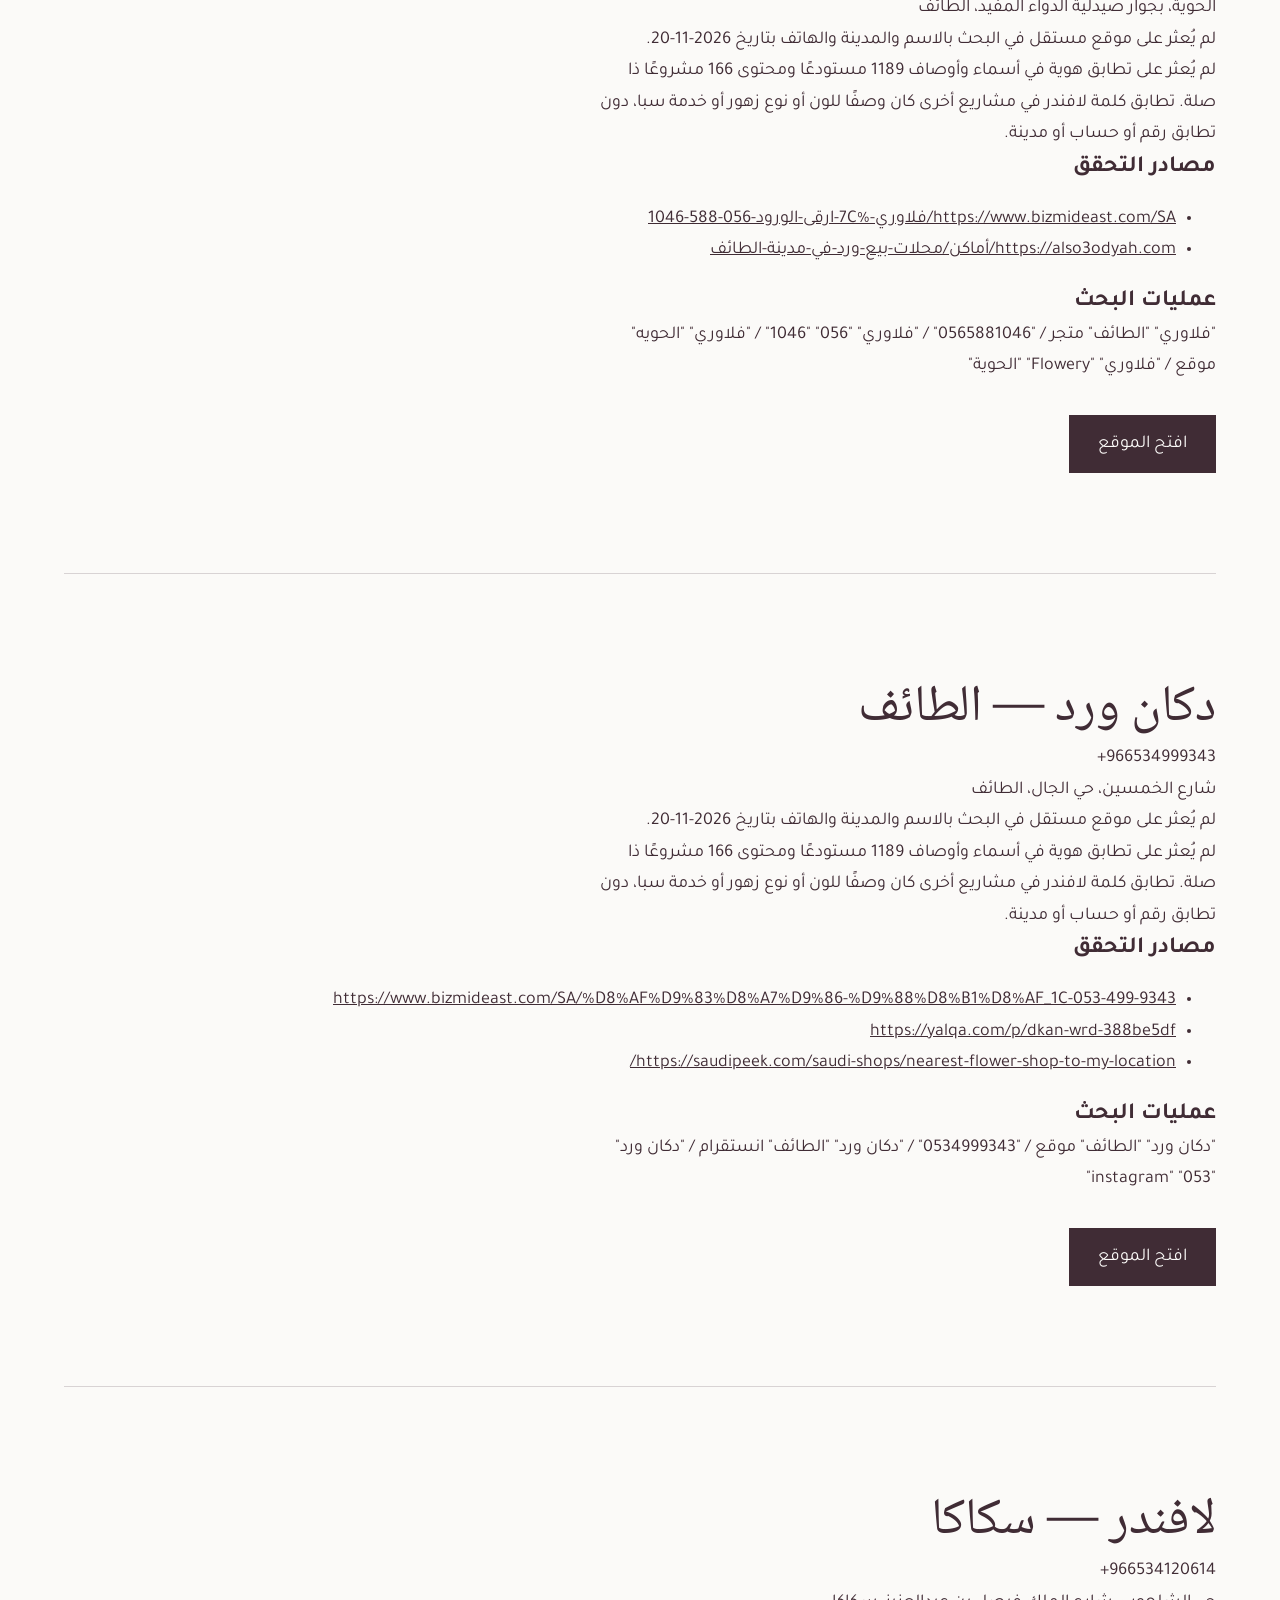
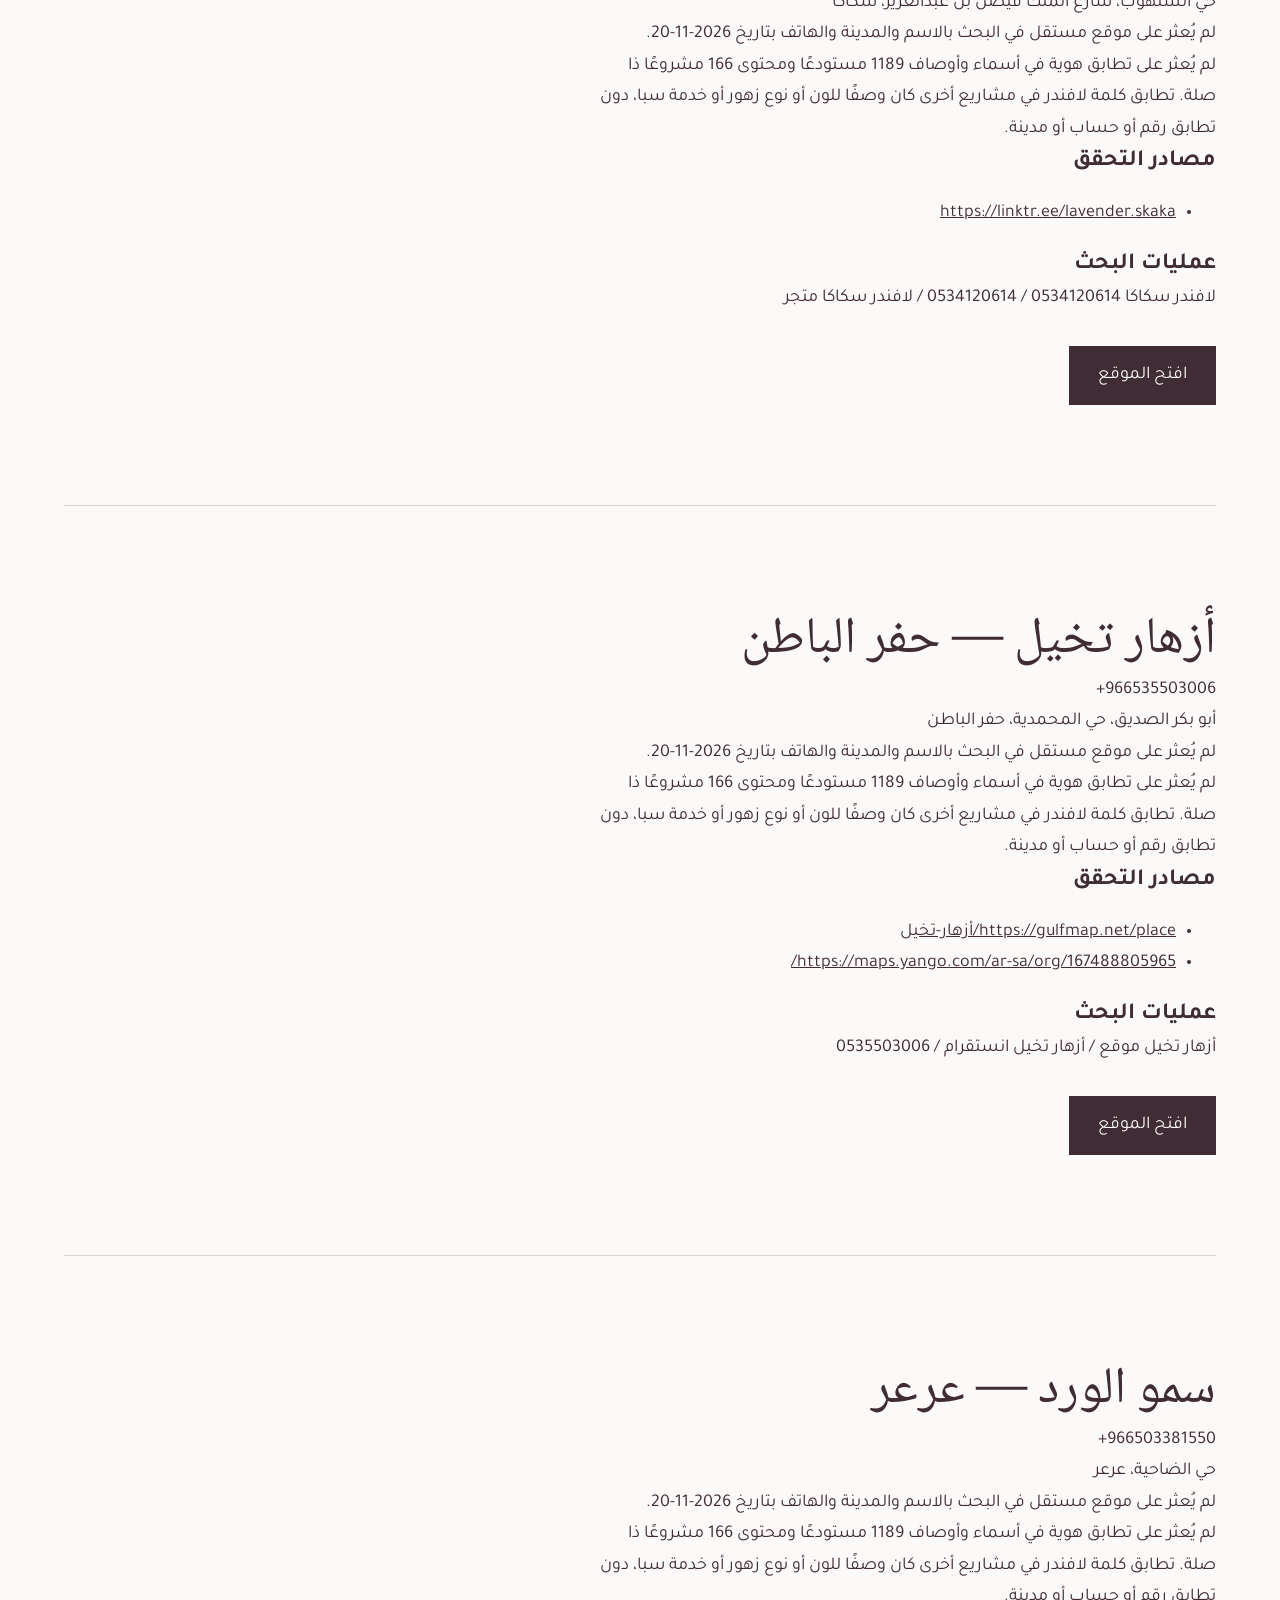
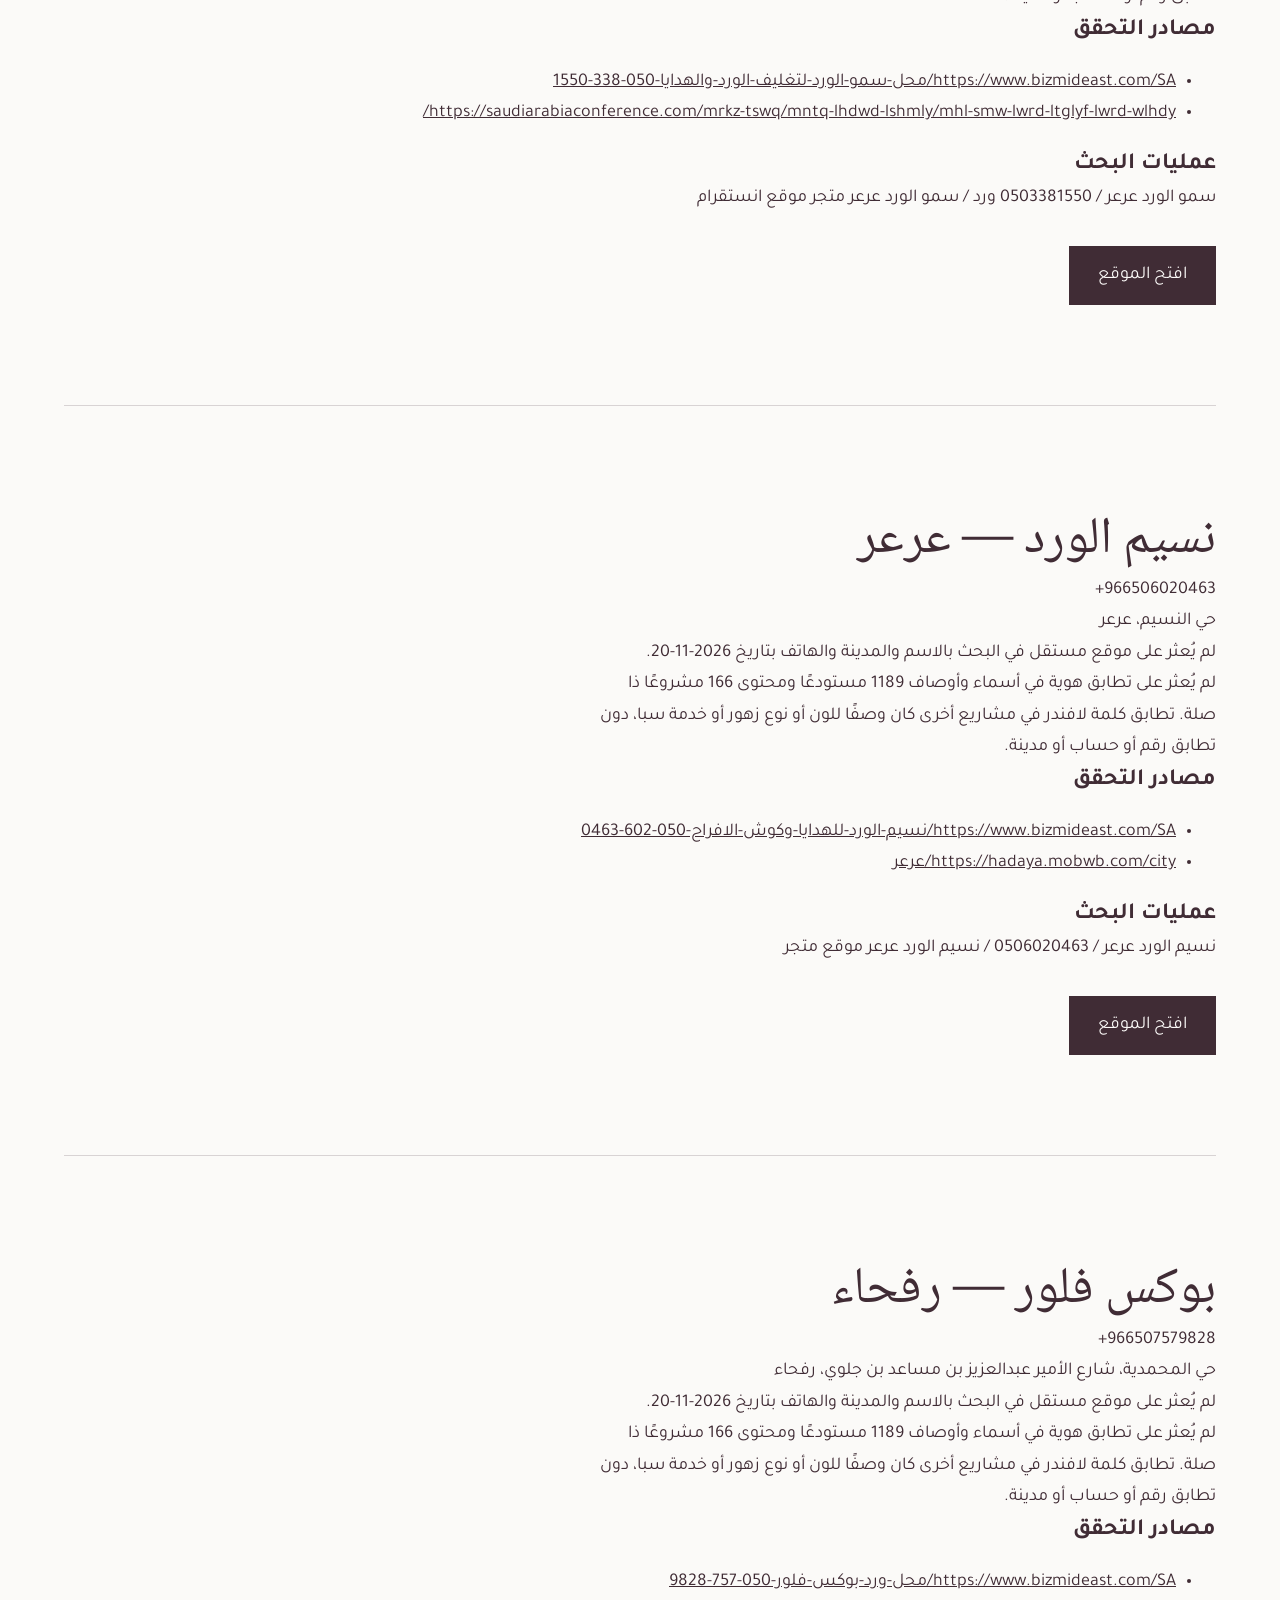
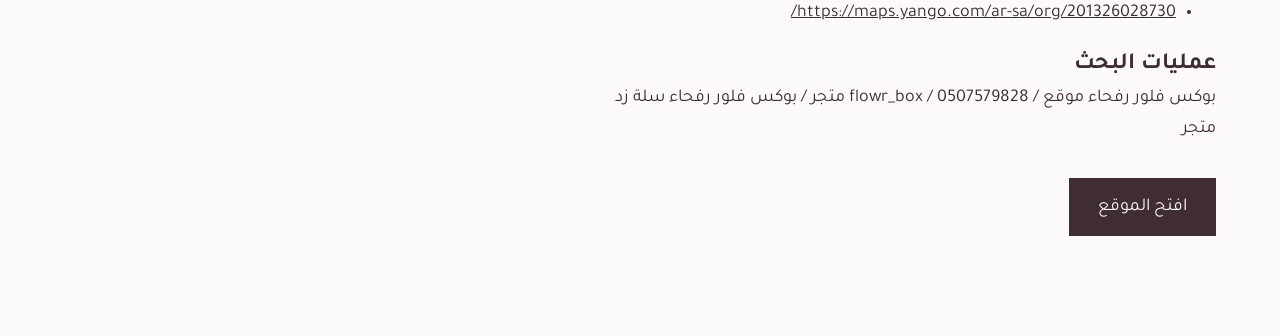
<file: research.html>
<!doctype html><html lang="ar" dir="rtl"><head><meta charset="utf-8"><meta name="viewport" content="width=device-width,initial-scale=1"><meta name="robots" content="noindex,nofollow"><title>نتائج البحث وفحص التكرار</title><link rel="stylesheet" href="assets/fonts.css"><link rel="stylesheet" href="assets/site.css"><link rel="icon" href="assets/favicon.svg"></head><body style="--paper:#fbfaf8;--ink:#402c35;--accent:#965c6e;--wash:#f3ecef;--muted:#78646d;--line:#402c3530"><main class="wrap"><header class="catalog-head"><a href="./">مجموعة المواقع</a><h1>نتائج البحث<br>وفحص التكرار.</h1><p>تاريخ التحقق: ٢٠ نوفمبر ٢٠٢٦. شمل الفحص أسماء وأوصاف ١١٨٩ مستودعًا في حساب az212z ومحتوى ١٦٦ مشروعًا ذا صلة. تعذر جلب أربعة مستودعات سبا. فُحصت الأسماء والأرقام والحسابات؛ لم يظهر تطابق لهوية المحلات المختارة.</p><p>عدم العثور على موقع ليس إثباتًا مطلقًا لعدم وجوده. الفحص لا يشمل أعمالك خارج الحساب، الفروع التاريخية أو الملفات المحذوفة. بعض بيانات التواصل مصدرها أدلة أعمال عامة ولم تُؤكد باتصال مباشر.</p><p>لم يتم التواصل مع المحلات أو الادعاء باعتمادها للتصاميم. لم تُختبر ملكية أرقام واتساب فعليًا.</p></header><section class="section" id="awrad-najran" style="border-top:1px solid var(--line)"><h2>أوراد للزهور — نجران</h2><p dir="ltr" style="text-align:right">+966556999683</p><p>شارع الحصين، نجران</p><p>لم يُعثر على موقع مستقل في البحث بالاسم والمدينة والهاتف بتاريخ 2026-11-20.</p><p>لم يُعثر على تطابق هوية في أسماء وأوصاف 1189 مستودعًا ومحتوى 166 مشروعًا ذا صلة. تطابق كلمة لافندر في مشاريع أخرى كان وصفًا للون أو نوع زهور أو خدمة سبا، دون تطابق رقم أو حساب أو مدينة.</p><h3>مصادر التحقق</h3><ul><li><a style="text-decoration:underline;overflow-wrap:anywhere" href="https://www.bizmideast.com/SA/%D9%85%D8%AD%D9%84-%D8%A3%D9%88%D8%B1%D8%A7%D8%AF-%D9%84%D9%84%D8%B2%D9%87%D9%88%D8%B1-055-699-9683" target="_blank" rel="noopener noreferrer">https://www.bizmideast.com/SA/%D9%85%D8%AD%D9%84-%D8%A3%D9%88%D8%B1%D8%A7%D8%AF-%D9%84%D9%84%D8%B2%D9%87%D9%88%D8%B1-055-699-9683</a></li><li><a style="text-decoration:underline;overflow-wrap:anywhere" href="https://maps.yango.com/ar-sa/org/76968202333/" target="_blank" rel="noopener noreferrer">https://maps.yango.com/ar-sa/org/76968202333/</a></li><li><a style="text-decoration:underline;overflow-wrap:anywhere" href="https://ich.ma/annuaire/محل-أوراد-للزهور-najran-966-55-699-9683/" target="_blank" rel="noopener noreferrer">https://ich.ma/annuaire/محل-أوراد-للزهور-najran-966-55-699-9683/</a></li></ul><h3>عمليات البحث</h3><p>&quot;أوراد&quot; &quot;نجران&quot; زهور / &quot;0556999683&quot; / &quot;awradnajran&quot;</p><div class="actions"><a class="button" href="awrad-najran/">افتح الموقع</a></div></section><section class="section" id="land-flower-samitah" style="border-top:1px solid var(--line)"><h2>لاند فلاور — صامطة</h2><p dir="ltr" style="text-align:right">+966536210605</p><p>صامطة، منطقة جازان، JW2R+769</p><p>لم يُعثر على موقع مستقل في البحث بالاسم والمدينة والهاتف بتاريخ 2026-11-20.</p><p>لم يُعثر على تطابق هوية في أسماء وأوصاف 1189 مستودعًا ومحتوى 166 مشروعًا ذا صلة. تطابق كلمة لافندر في مشاريع أخرى كان وصفًا للون أو نوع زهور أو خدمة سبا، دون تطابق رقم أو حساب أو مدينة.</p><h3>مصادر التحقق</h3><ul><li><a style="text-decoration:underline;overflow-wrap:anywhere" href="https://www.bizmideast.com/SA/%D9%84%D8%A7%D9%86%D8%AF-%D9%81%D9%84%D8%A7%D9%88%D8%B1-%D9%88%D8%B1%D9%88%D8%AF-%D9%88-%D9%87%D8%AF%D8%A7%D9%8A%D8%A7-053-621-0605" target="_blank" rel="noopener noreferrer">https://www.bizmideast.com/SA/%D9%84%D8%A7%D9%86%D8%AF-%D9%81%D9%84%D8%A7%D9%88%D8%B1-%D9%88%D8%B1%D9%88%D8%AF-%D9%88-%D9%87%D8%AF%D8%A7%D9%8A%D8%A7-053-621-0605</a></li><li><a style="text-decoration:underline;overflow-wrap:anywhere" href="https://www.ajel-news24.net/103174/" target="_blank" rel="noopener noreferrer">https://www.ajel-news24.net/103174/</a></li></ul><h3>عمليات البحث</h3><p>&quot;لاند فلاور&quot; &quot;صامطة&quot; / &quot;0536210605&quot; / لاند فلاور صامطة ورد انستقرام / &quot;land_flowers&quot; صامطة / &quot;لاند فلاور&quot; صامطة موقع</p><div class="actions"><a class="button" href="land-flower-samitah/">افتح الموقع</a></div></section><section class="section" id="flower-seller-yanbu" style="border-top:1px solid var(--line)"><h2>بائعة الورد — ينبع</h2><p dir="ltr" style="text-align:right">+966560006842</p><p>حي قرطبة، طريق الملك عبدالله بن عبدالعزيز شمال، ينبع</p><p>لم يُعثر على موقع مستقل في البحث بالاسم والمدينة والهاتف بتاريخ 2026-11-20.</p><p>لم يُعثر على تطابق هوية في أسماء وأوصاف 1189 مستودعًا ومحتوى 166 مشروعًا ذا صلة. تطابق كلمة لافندر في مشاريع أخرى كان وصفًا للون أو نوع زهور أو خدمة سبا، دون تطابق رقم أو حساب أو مدينة.</p><h3>مصادر التحقق</h3><ul><li><a style="text-decoration:underline;overflow-wrap:anywhere" href="https://www.bizmideast.com/SA/%D8%A8%D8%A7%D8%A6%D8%B9%D8%A9-%D8%A7%D9%84%D9%88%D8%B1%D8%AF_4A-056-000-6842" target="_blank" rel="noopener noreferrer">https://www.bizmideast.com/SA/%D8%A8%D8%A7%D8%A6%D8%B9%D8%A9-%D8%A7%D9%84%D9%88%D8%B1%D8%AF_4A-056-000-6842</a></li><li><a style="text-decoration:underline;overflow-wrap:anywhere" href="https://maps.yango.com/ar-sa/org/36733490154/" target="_blank" rel="noopener noreferrer">https://maps.yango.com/ar-sa/org/36733490154/</a></li></ul><h3>عمليات البحث</h3><p>&quot;بائعة الورد&quot; &quot;ينبع&quot; متجر / &quot;0560006842&quot; / &quot;بائعة الورد&quot; &quot;flowerseller_y&quot;</p><div class="actions"><a class="button" href="flower-seller-yanbu/">افتح الموقع</a></div></section><section class="section" id="flowery-taif" style="border-top:1px solid var(--line)"><h2>فلاوري — الطائف</h2><p dir="ltr" style="text-align:right">+966565881046</p><p>الحوية، بجوار صيدلية الدواء المفيد، الطائف</p><p>لم يُعثر على موقع مستقل في البحث بالاسم والمدينة والهاتف بتاريخ 2026-11-20.</p><p>لم يُعثر على تطابق هوية في أسماء وأوصاف 1189 مستودعًا ومحتوى 166 مشروعًا ذا صلة. تطابق كلمة لافندر في مشاريع أخرى كان وصفًا للون أو نوع زهور أو خدمة سبا، دون تطابق رقم أو حساب أو مدينة.</p><h3>مصادر التحقق</h3><ul><li><a style="text-decoration:underline;overflow-wrap:anywhere" href="https://www.bizmideast.com/SA/فلاوري-%7C-ارقى-الورود-056-588-1046" target="_blank" rel="noopener noreferrer">https://www.bizmideast.com/SA/فلاوري-%7C-ارقى-الورود-056-588-1046</a></li><li><a style="text-decoration:underline;overflow-wrap:anywhere" href="https://also3odyah.com/أماكن/محلات-بيع-ورد-في-مدينة-الطائف" target="_blank" rel="noopener noreferrer">https://also3odyah.com/أماكن/محلات-بيع-ورد-في-مدينة-الطائف</a></li></ul><h3>عمليات البحث</h3><p>&quot;فلاوري&quot; &quot;الطائف&quot; متجر / &quot;0565881046&quot; / &quot;فلاوري&quot; &quot;056&quot; &quot;1046&quot; / &quot;فلاوري&quot; &quot;الحويه&quot; موقع / &quot;فلاوري&quot; &quot;Flowery&quot; &quot;الحوية&quot;</p><div class="actions"><a class="button" href="flowery-taif/">افتح الموقع</a></div></section><section class="section" id="dokan-ward-taif" style="border-top:1px solid var(--line)"><h2>دكان ورد — الطائف</h2><p dir="ltr" style="text-align:right">+966534999343</p><p>شارع الخمسين، حي الجال، الطائف</p><p>لم يُعثر على موقع مستقل في البحث بالاسم والمدينة والهاتف بتاريخ 2026-11-20.</p><p>لم يُعثر على تطابق هوية في أسماء وأوصاف 1189 مستودعًا ومحتوى 166 مشروعًا ذا صلة. تطابق كلمة لافندر في مشاريع أخرى كان وصفًا للون أو نوع زهور أو خدمة سبا، دون تطابق رقم أو حساب أو مدينة.</p><h3>مصادر التحقق</h3><ul><li><a style="text-decoration:underline;overflow-wrap:anywhere" href="https://www.bizmideast.com/SA/%D8%AF%D9%83%D8%A7%D9%86-%D9%88%D8%B1%D8%AF_1C-053-499-9343" target="_blank" rel="noopener noreferrer">https://www.bizmideast.com/SA/%D8%AF%D9%83%D8%A7%D9%86-%D9%88%D8%B1%D8%AF_1C-053-499-9343</a></li><li><a style="text-decoration:underline;overflow-wrap:anywhere" href="https://yalqa.com/p/dkan-wrd-388be5df" target="_blank" rel="noopener noreferrer">https://yalqa.com/p/dkan-wrd-388be5df</a></li><li><a style="text-decoration:underline;overflow-wrap:anywhere" href="https://saudipeek.com/saudi-shops/nearest-flower-shop-to-my-location/" target="_blank" rel="noopener noreferrer">https://saudipeek.com/saudi-shops/nearest-flower-shop-to-my-location/</a></li></ul><h3>عمليات البحث</h3><p>&quot;دكان ورد&quot; &quot;الطائف&quot; موقع / &quot;0534999343&quot; / &quot;دكان ورد&quot; &quot;الطائف&quot; انستقرام / &quot;دكان ورد&quot; &quot;053&quot; &quot;instagram&quot;</p><div class="actions"><a class="button" href="dokan-ward-taif/">افتح الموقع</a></div></section><section class="section" id="lavender-sakaka" style="border-top:1px solid var(--line)"><h2>لافندر — سكاكا</h2><p dir="ltr" style="text-align:right">+966534120614</p><p>حي الشلهوب، شارع الملك فيصل بن عبدالعزيز، سكاكا</p><p>لم يُعثر على موقع مستقل في البحث بالاسم والمدينة والهاتف بتاريخ 2026-11-20.</p><p>لم يُعثر على تطابق هوية في أسماء وأوصاف 1189 مستودعًا ومحتوى 166 مشروعًا ذا صلة. تطابق كلمة لافندر في مشاريع أخرى كان وصفًا للون أو نوع زهور أو خدمة سبا، دون تطابق رقم أو حساب أو مدينة.</p><h3>مصادر التحقق</h3><ul><li><a style="text-decoration:underline;overflow-wrap:anywhere" href="https://linktr.ee/lavender.skaka" target="_blank" rel="noopener noreferrer">https://linktr.ee/lavender.skaka</a></li></ul><h3>عمليات البحث</h3><p>لافندر سكاكا 0534120614 / 0534120614 / لافندر سكاكا متجر</p><div class="actions"><a class="button" href="lavender-sakaka/">افتح الموقع</a></div></section><section class="section" id="takhayal-flowers-hafr" style="border-top:1px solid var(--line)"><h2>أزهار تخيل — حفر الباطن</h2><p dir="ltr" style="text-align:right">+966535503006</p><p>أبو بكر الصديق، حي المحمدية، حفر الباطن</p><p>لم يُعثر على موقع مستقل في البحث بالاسم والمدينة والهاتف بتاريخ 2026-11-20.</p><p>لم يُعثر على تطابق هوية في أسماء وأوصاف 1189 مستودعًا ومحتوى 166 مشروعًا ذا صلة. تطابق كلمة لافندر في مشاريع أخرى كان وصفًا للون أو نوع زهور أو خدمة سبا، دون تطابق رقم أو حساب أو مدينة.</p><h3>مصادر التحقق</h3><ul><li><a style="text-decoration:underline;overflow-wrap:anywhere" href="https://gulfmap.net/place/أزهار-تخيل" target="_blank" rel="noopener noreferrer">https://gulfmap.net/place/أزهار-تخيل</a></li><li><a style="text-decoration:underline;overflow-wrap:anywhere" href="https://maps.yango.com/ar-sa/org/167488805965/" target="_blank" rel="noopener noreferrer">https://maps.yango.com/ar-sa/org/167488805965/</a></li></ul><h3>عمليات البحث</h3><p>أزهار تخيل موقع / أزهار تخيل انستقرام / 0535503006</p><div class="actions"><a class="button" href="takhayal-flowers-hafr/">افتح الموقع</a></div></section><section class="section" id="sumuw-flowers-arar" style="border-top:1px solid var(--line)"><h2>سمو الورد — عرعر</h2><p dir="ltr" style="text-align:right">+966503381550</p><p>حي الضاحية، عرعر</p><p>لم يُعثر على موقع مستقل في البحث بالاسم والمدينة والهاتف بتاريخ 2026-11-20.</p><p>لم يُعثر على تطابق هوية في أسماء وأوصاف 1189 مستودعًا ومحتوى 166 مشروعًا ذا صلة. تطابق كلمة لافندر في مشاريع أخرى كان وصفًا للون أو نوع زهور أو خدمة سبا، دون تطابق رقم أو حساب أو مدينة.</p><h3>مصادر التحقق</h3><ul><li><a style="text-decoration:underline;overflow-wrap:anywhere" href="https://www.bizmideast.com/SA/محل-سمو-الورد-لتغليف-الورد-والهدايا-050-338-1550" target="_blank" rel="noopener noreferrer">https://www.bizmideast.com/SA/محل-سمو-الورد-لتغليف-الورد-والهدايا-050-338-1550</a></li><li><a style="text-decoration:underline;overflow-wrap:anywhere" href="https://saudiarabiaconference.com/mrkz-tswq/mntq-lhdwd-lshmly/mhl-smw-lwrd-ltglyf-lwrd-wlhdy/" target="_blank" rel="noopener noreferrer">https://saudiarabiaconference.com/mrkz-tswq/mntq-lhdwd-lshmly/mhl-smw-lwrd-ltglyf-lwrd-wlhdy/</a></li></ul><h3>عمليات البحث</h3><p>سمو الورد عرعر / 0503381550 ورد / سمو الورد عرعر متجر موقع انستقرام</p><div class="actions"><a class="button" href="sumuw-flowers-arar/">افتح الموقع</a></div></section><section class="section" id="naseem-flowers-arar" style="border-top:1px solid var(--line)"><h2>نسيم الورد — عرعر</h2><p dir="ltr" style="text-align:right">+966506020463</p><p>حي النسيم، عرعر</p><p>لم يُعثر على موقع مستقل في البحث بالاسم والمدينة والهاتف بتاريخ 2026-11-20.</p><p>لم يُعثر على تطابق هوية في أسماء وأوصاف 1189 مستودعًا ومحتوى 166 مشروعًا ذا صلة. تطابق كلمة لافندر في مشاريع أخرى كان وصفًا للون أو نوع زهور أو خدمة سبا، دون تطابق رقم أو حساب أو مدينة.</p><h3>مصادر التحقق</h3><ul><li><a style="text-decoration:underline;overflow-wrap:anywhere" href="https://www.bizmideast.com/SA/نسيم-الورد-للهدايا-وكوش-الافراح-050-602-0463" target="_blank" rel="noopener noreferrer">https://www.bizmideast.com/SA/نسيم-الورد-للهدايا-وكوش-الافراح-050-602-0463</a></li><li><a style="text-decoration:underline;overflow-wrap:anywhere" href="https://hadaya.mobwb.com/city/عرعر" target="_blank" rel="noopener noreferrer">https://hadaya.mobwb.com/city/عرعر</a></li></ul><h3>عمليات البحث</h3><p>نسيم الورد عرعر / 0506020463 / نسيم الورد عرعر موقع متجر</p><div class="actions"><a class="button" href="naseem-flowers-arar/">افتح الموقع</a></div></section><section class="section" id="box-flower-rafha" style="border-top:1px solid var(--line)"><h2>بوكس فلور — رفحاء</h2><p dir="ltr" style="text-align:right">+966507579828</p><p>حي المحمدية، شارع الأمير عبدالعزيز بن مساعد بن جلوي، رفحاء</p><p>لم يُعثر على موقع مستقل في البحث بالاسم والمدينة والهاتف بتاريخ 2026-11-20.</p><p>لم يُعثر على تطابق هوية في أسماء وأوصاف 1189 مستودعًا ومحتوى 166 مشروعًا ذا صلة. تطابق كلمة لافندر في مشاريع أخرى كان وصفًا للون أو نوع زهور أو خدمة سبا، دون تطابق رقم أو حساب أو مدينة.</p><h3>مصادر التحقق</h3><ul><li><a style="text-decoration:underline;overflow-wrap:anywhere" href="https://www.bizmideast.com/SA/محل-ورد-بوكس-فلور-050-757-9828" target="_blank" rel="noopener noreferrer">https://www.bizmideast.com/SA/محل-ورد-بوكس-فلور-050-757-9828</a></li><li><a style="text-decoration:underline;overflow-wrap:anywhere" href="https://maps.yango.com/ar-sa/org/201326028730/" target="_blank" rel="noopener noreferrer">https://maps.yango.com/ar-sa/org/201326028730/</a></li></ul><h3>عمليات البحث</h3><p>بوكس فلور رفحاء موقع / 0507579828 / flowr_box متجر / بوكس فلور رفحاء سلة زد متجر</p><div class="actions"><a class="button" href="box-flower-rafha/">افتح الموقع</a></div></section></main></body></html>
</file>
<file: assets/fonts.css>
@font-face {
  font-family: 'Noto Naskh Arabic';
  font-style: normal;
  font-weight: 400;
  font-display: swap;
  src: url(font-0.ttf) format('truetype');
}
@font-face {
  font-family: 'Noto Naskh Arabic';
  font-style: normal;
  font-weight: 600;
  font-display: swap;
  src: url(font-1.ttf) format('truetype');
}
@font-face {
  font-family: 'Noto Naskh Arabic';
  font-style: normal;
  font-weight: 700;
  font-display: swap;
  src: url(font-2.ttf) format('truetype');
}
@font-face {
  font-family: 'Tajawal';
  font-style: normal;
  font-weight: 400;
  font-display: swap;
  src: url(font-3.ttf) format('truetype');
}
@font-face {
  font-family: 'Tajawal';
  font-style: normal;
  font-weight: 500;
  font-display: swap;
  src: url(font-4.ttf) format('truetype');
}
@font-face {
  font-family: 'Tajawal';
  font-style: normal;
  font-weight: 700;
  font-display: swap;
  src: url(font-5.ttf) format('truetype');
}
</file>
<file: assets/site.css>
*{box-sizing:border-box}html{scroll-behavior:smooth;scroll-padding-top:100px}body{margin:0;background:var(--paper);color:var(--ink);font-family:Tajawal,sans-serif;font-size:18px;line-height:1.75}body.lock{overflow:hidden}a{color:inherit;text-decoration:none}button,input,select,textarea{font:inherit}button,a,input,select,textarea{-webkit-tap-highlight-color:transparent}button,a{touch-action:manipulation}button{cursor:pointer}button:disabled{cursor:not-allowed}img{display:block;width:100%;object-fit:cover}h1,h2,h3,p{margin:0}h1,h2,.wordmark{font-family:'Noto Naskh Arabic',serif;font-weight:500;line-height:1.35}h1{font-size:clamp(3.5rem,6.3vw,6.8rem);max-width:12ch}h2{font-size:clamp(2.5rem,4vw,4.2rem)}h3{font-size:1.45rem;line-height:1.5}p{max-width:62ch}button{color:inherit}a:focus-visible,button:focus-visible,input:focus-visible,textarea:focus-visible,select:focus-visible{outline:3px solid var(--accent);outline-offset:5px}.wrap{width:min(1280px,90%);margin-inline:auto}.notice{background:var(--ink);color:var(--paper);text-align:center;font-size:14px;padding:6px 20px}.header{position:relative;z-index:20;background:var(--paper);border-bottom:1px solid var(--line)}.navrow{height:100px;display:flex;justify-content:space-between;align-items:center;gap:28px}.brand{display:flex;align-items:center;gap:12px}.brand svg{width:42px;height:42px;stroke:var(--accent);flex-shrink:0}.wordmark{font-size:30px;white-space:nowrap}.city{display:block;font-size:13px;line-height:1.2;color:var(--muted)}nav{display:flex;gap:32px;font-size:17px}nav a{border-bottom:1px solid transparent}nav a:hover{border-color:currentColor}.navcta,.button{display:inline-flex;align-items:center;justify-content:center;gap:10px;padding:14px 28px;background:var(--ink);color:var(--paper);border:1px solid var(--ink);line-height:1.6;min-height:50px}.button:hover,.navcta:hover{background:var(--accent);border-color:var(--accent);color:#fff}.button.secondary{background:transparent;color:var(--ink);border-color:var(--line)}.button.secondary:hover{border-color:var(--ink)}.menu-toggle{display:none;background:transparent;border:1px solid var(--line);padding:8px 14px}.hero{position:relative;overflow:hidden}.hero-inner{display:grid;grid-template-columns:1fr 1fr;min-height:650px;align-items:center;gap:7%}.hero-copy{padding-block:65px;position:relative;z-index:2}.hero-copy .location{display:flex;align-items:center;gap:14px;font-size:16px;margin-bottom:22px;color:var(--muted)}.location:before{content:'';width:35px;height:1px;background:currentColor}.hero-copy p{font-size:21px;margin-top:22px;max-width:35ch;color:var(--muted)}.actions{display:flex;flex-wrap:wrap;gap:12px;margin-top:32px}.hero-image{position:relative;height:650px}.hero-image>img{height:100%}.hero-image figcaption{position:absolute;bottom:16px;left:16px;background:rgba(255,255,255,.94);color:#39332e;padding:4px 13px;font-size:13px}.hero figure{margin:0}.hero-side{position:absolute;width:35%;height:40%;bottom:30px;right:-35px;border:8px solid var(--paper)}.hero-side img{height:100%}.hero-tag{font-family:'Noto Naskh Arabic';position:absolute;bottom:42px;right:38px;z-index:2;background:var(--paper);padding:18px 26px;font-size:24px;box-shadow:0 10px 30px #0001}.hero .hero-note{font-size:14px;margin-top:22px}.hero-split .hero-image{margin-block:30px;height:620px;border-radius:180px 180px 0 0}.hero-split .hero-image>img{border-radius:inherit}.hero-arch .hero-inner{grid-template-columns:1fr 1.15fr}.hero-arch .hero-image{height:590px;border-radius:240px 240px 8px 8px;margin:45px 0}.hero-arch .hero-image>img{border-radius:inherit}.hero-arch .hero-copy{order:2}.hero-arch .hero-side{right:auto;left:-30px;bottom:12px;width:42%;border-radius:100px 100px 0 0;overflow:hidden}.hero-immersive{background:var(--ink);color:white}.hero-immersive .hero-inner{min-height:740px;display:block}.hero-immersive .hero-image{position:absolute;inset:0;height:100%;width:100%;opacity:.63}.hero-immersive .hero-image:after{content:'';position:absolute;inset:0;background:linear-gradient(270deg,rgba(0,0,0,.8),rgba(0,0,0,.12))}.hero-immersive .hero-copy{padding-top:130px;max-width:600px}.hero-immersive .hero-copy p,.hero-immersive .location{color:#f1e8e4}.hero-immersive .button{background:var(--paper);color:var(--ink);border-color:var(--paper)}.hero-immersive .secondary{background:transparent;color:white}.hero-immersive .hero-side{display:none}.hero-immersive .hero-image figcaption{z-index:3}.hero-frame .hero-inner{grid-template-columns:1fr 1.1fr;gap:9%}.hero-frame .hero-copy{text-align:center}.hero-frame h1{margin-inline:auto}.hero-frame .hero-copy p{margin-inline:auto}.hero-frame .location,.hero-frame .actions{justify-content:center}.hero-frame .hero-image{height:560px;margin:60px 0;border:1px solid var(--accent);padding:18px;transform:rotate(-3deg)}.hero-frame .hero-image>img{height:100%}.hero-frame .hero-side{transform:rotate(8deg);right:-25px;bottom:-22px}.hero-editorial .hero-inner{grid-template-columns:1.15fr 1fr;gap:0}.hero-editorial .hero-copy{padding-left:50px}.hero-editorial .hero-image{height:700px;width:calc(100% + 6vw)}.hero-editorial h1{font-size:clamp(3.8rem,6.9vw,7.5rem)}.hero-editorial .hero-side{display:none}.signature{border-block:1px solid var(--line);padding:25px 0}.signature .wrap{display:flex;justify-content:space-between;gap:20px;color:var(--muted);font-size:16px}.signature span{display:flex;align-items:center;gap:12px}.signature svg{height:23px;width:23px;stroke:var(--accent)}.section{padding-block:100px}.section-heading{display:flex;justify-content:space-between;align-items:end;gap:40px;margin-bottom:40px}.section-heading p{max-width:35ch;color:var(--muted)}.mini{font-size:16px;color:var(--accent);margin-bottom:12px}.gallery{display:grid;grid-template-columns:repeat(3,1fr);gap:30px}.gallery figure{margin:0}.gallery button{display:block;padding:0;border:0;width:100%;background:transparent;text-align:right}.gallery .picture{overflow:hidden;position:relative;background:var(--wash)}.gallery img{height:360px;transition:transform .5s}.gallery button:hover img{transform:scale(1.035)}.gallery .zoom{position:absolute;bottom:15px;left:15px;width:42px;height:42px;background:var(--paper);border-radius:50%;display:grid;place-items:center;font-size:25px}.gallery figcaption{padding-top:18px}.gallery small{font-size:15px;color:var(--muted)}.gallery figure:nth-child(2){padding-top:48px}.gallery figure:nth-child(2) img{height:400px}.small-note{font-size:14px;color:var(--muted);margin-top:28px}.occasion-section{background:var(--wash)}.occasion-layout{display:grid;grid-template-columns:.85fr 1.15fr;gap:90px;align-items:center}.occasion-photo{height:600px;position:relative}.occasion-photo img{height:100%;border-radius:45% 45% 0 0}.occasion-photo .poem{position:absolute;bottom:0;left:-20px;padding:26px 36px;background:var(--paper);font-family:'Noto Naskh Arabic';font-size:30px;max-width:75%}.occasion-list{margin-top:28px}.occasion{display:flex;align-items:center;justify-content:space-between;gap:20px;width:100%;background:none;border:0;border-bottom:1px solid var(--line);padding:20px 0;text-align:right}.occasion span{display:block;font-size:16px;color:var(--muted);margin-top:2px}.occasion .plus{font-size:26px;color:var(--accent);font-weight:400}.occasion:hover{color:var(--accent)}.inquiry-layout{display:grid;grid-template-columns:.85fr 1.15fr;gap:75px;align-items:start}.inquiry-intro{position:sticky;top:40px}.inquiry-intro>p{color:var(--muted);margin-top:18px}.card-preview{margin-top:38px;background:var(--wash);padding:35px;border:1px solid var(--line);position:relative}.card-preview svg{width:40px;height:40px;stroke:var(--accent);margin-bottom:18px}.card-preview p{font-family:'Noto Naskh Arabic';font-size:26px;white-space:pre-wrap;overflow-wrap:anywhere}.card-preview small{display:block;color:var(--muted);margin-top:20px;font-size:14px}.inquiry-form{background:var(--wash);padding:36px;border:1px solid var(--line)}.form-grid{display:grid;grid-template-columns:1fr 1fr;gap:20px}.field{display:flex;flex-direction:column;gap:8px;font-size:16px}.field.full{grid-column:1/-1}input,select,textarea{min-width:0;width:100%;border:1px solid var(--line);background:var(--paper);color:var(--ink);padding:12px 14px;border-radius:0;font-size:16px}textarea{resize:vertical;min-height:100px}select{appearance:none;background-image:url("data:image/svg+xml,%3Csvg xmlns='http://www.w3.org/2000/svg' width='18' height='18' viewBox='0 0 24 24'%3E%3Cpath d='m6 9 6 6 6-6' fill='none' stroke='%23555' stroke-width='1.5'/%3E%3C/svg%3E");background-repeat:no-repeat;background-position:14px center;padding-left:40px}.inquiry-form .button{width:100%;margin-top:22px}.form-note{font-size:14px;color:var(--muted);margin-top:14px}.draft-panel{margin-top:22px;padding:20px;border:1px solid var(--line);background:var(--paper)}.draft-panel[hidden]{display:none}.draft-text{white-space:pre-wrap;font-size:15px;line-height:1.9;margin:10px 0;overflow-wrap:anywhere}.draft-panel .actions{margin:10px 0;display:grid;grid-template-columns:1fr 1fr}.draft-panel .button{margin:0;padding:12px;font-size:16px}.status{font-size:15px;color:var(--accent);margin-top:8px}.faq{border-top:1px solid var(--line)}.faq-layout{display:grid;grid-template-columns:1fr 1.3fr;gap:60px}.faq details{border-bottom:1px solid var(--line);padding:22px 0}.faq summary{cursor:pointer;font-size:20px;list-style:none;display:flex;justify-content:space-between;gap:20px}.faq summary:after{content:'+';color:var(--accent)}.faq details[open] summary:after{content:'−'}.faq details p{margin-top:14px;color:var(--muted);font-size:17px}.contact-section{background:var(--ink);color:var(--paper);padding-block:80px}.contact-layout{display:grid;grid-template-columns:1fr 1fr;gap:70px;align-items:center}.contact-section .mini{color:var(--paper);opacity:.8}.contact-section p{margin-top:16px;color:var(--paper)}.contact-section .button{background:var(--paper);color:var(--ink);border-color:var(--paper)}.contact-section .secondary{background:transparent;color:var(--paper);border-color:var(--paper)}.contact-info{border-inline-start:1px solid #ffffff40;padding-inline-start:60px}.contact-info .phone{font-family:Tajawal;font-size:clamp(1.6rem,3vw,2.8rem);display:inline-block;direction:ltr;margin:20px 0 0}.social-links{display:flex;gap:25px;margin-top:22px;font-size:17px;text-decoration:underline;text-underline-offset:5px}.footer{padding:35px 0 95px;font-size:14px;color:var(--muted)}.footer .wrap{display:flex;justify-content:space-between;gap:40px}.footer p{max-width:75ch}.footer a{text-decoration:underline}.mobile-cta{display:none}.lightbox{border:none;background:var(--paper);color:var(--ink);padding:18px;width:min(90vw,760px);max-height:92vh}.lightbox::backdrop{background:#000b}.lightbox img{max-height:70vh;object-fit:contain}.lightbox .close-dialog{display:block;margin-bottom:12px;margin-inline-start:auto;border:1px solid var(--line);padding:7px 18px;background:var(--paper)}.lightbox p{text-align:center;margin:10px 0}.skip{position:fixed;top:-100px;right:20px;padding:12px 25px;background:white;color:black;z-index:100}.skip:focus{top:10px}.catalog-head{padding:80px 0 45px}.catalog-head h1{max-width:none;font-size:clamp(3rem,6vw,6rem)}.catalog-grid{display:grid;grid-template-columns:repeat(2,1fr);gap:40px;margin-bottom:80px}.catalog-card{position:relative;display:block;border:1px solid var(--line);background:var(--wash)}.catalog-card img{height:380px}.catalog-card .info{padding:25px;display:flex;justify-content:space-between;align-items:center}.catalog-card:hover h2{text-decoration:underline;text-underline-offset:8px}.catalog-card h2{font-size:32px}.catalog-card p{font-size:16px}.index-toolbar{display:flex;flex-wrap:wrap;gap:12px;margin-top:30px}.index-toolbar a{border:1px solid var(--line);padding:8px 16px;font-size:16px}
@media(min-width:1600px){.hero-editorial .hero-image{width:100%}}@media(max-width:1000px){nav{gap:17px}.navcta{display:none}.hero-inner{gap:5%}.hero-image{height:560px}.hero-copy p{font-size:19px}.hero-side{right:-15px}.occasion-layout,.inquiry-layout{gap:40px}.gallery img{height:300px}.gallery figure:nth-child(2) img{height:330px}.section{padding-block:75px}.contact-info{padding-inline-start:30px}.occasion-photo{height:520px}}
@media(max-width:700px){body{font-size:17px}.wrap{width:90%}.notice{font-size:12px}.navrow{height:83px;gap:15px}.wordmark{font-size:26px}.brand svg{width:34px;height:34px}.menu-toggle{display:block;font-size:15px}.js nav{display:none}.js nav.open{display:flex}nav{position:absolute;top:83px;right:0;left:0;background:var(--paper);padding:22px 5%;flex-direction:column;border-bottom:1px solid var(--line);box-shadow:0 10px 20px #0001}.hero-inner,.hero-arch .hero-inner,.hero-frame .hero-inner,.hero-editorial .hero-inner{grid-template-columns:1fr;gap:0;min-height:0}.hero-copy{padding:42px 0}.hero-copy h1{font-size:3.7rem;max-width:12ch}.hero-copy p{font-size:18px}.hero-copy .location{margin-bottom:16px}.actions{margin-top:25px}.button{padding:12px 20px;font-size:16px}.hero .hero-image{height:410px;margin:0 0 30px;width:100%}.hero-split .hero-image{border-radius:180px 180px 0 0}.hero-arch .hero-copy{order:0}.hero-arch .hero-image{width:85%;margin-inline:auto;height:430px}.hero-arch .hero-side{left:-20px}.hero-immersive .hero-inner{min-height:690px}.hero-immersive .hero-image{position:absolute;height:100%;margin:0}.hero-immersive .hero-copy{padding-top:85px;padding-bottom:85px}.hero-immersive .hero-image:after{background:linear-gradient(270deg,#000b,#0005)}.hero-frame .hero-image{width:88%;height:420px;margin:5px auto 50px}.hero-frame .hero-copy{padding-bottom:30px}.hero-editorial .hero-image{height:440px}.hero-editorial .hero-copy{padding-left:0}.hero-side{width:37%;height:40%;right:0;bottom:10px}.hero-tag{font-size:20px;right:15px;bottom:20px;padding:15px}.signature{padding-block:20px}.signature .wrap{flex-direction:column;gap:12px;font-size:15px}.section{padding-block:60px}.section-heading{display:block;margin-bottom:30px}.section-heading p{margin-top:15px;font-size:16px}h2{font-size:2.6rem}.gallery{grid-template-columns:1fr;gap:32px}.gallery img{height:420px}.gallery figure:nth-child(2){padding:0}.gallery figure:nth-child(2) img{height:420px}.occasion-layout,.inquiry-layout,.faq-layout,.contact-layout{grid-template-columns:1fr;gap:35px}.occasion-photo{height:420px;width:90%;margin-inline:auto}.occasion-photo .poem{font-size:25px;padding:20px;left:-15px}.inquiry-intro{position:static}.card-preview{padding:25px;margin-top:25px}.inquiry-form{padding:22px 18px}.form-grid{gap:17px;grid-template-columns:1fr}.field.full{grid-column:auto}.faq summary{font-size:18px}.contact-info{border-inline-start:0;border-top:1px solid #ffffff40;padding:28px 0 0}.footer .wrap{flex-direction:column;gap:20px}.mobile-cta{position:fixed;bottom:0;right:0;left:0;background:var(--paper);border-top:1px solid var(--line);padding:10px 5% calc(10px + env(safe-area-inset-bottom));display:grid;grid-template-columns:1.5fr 1fr;gap:10px;z-index:15}.mobile-cta .button{min-height:44px;padding:8px 15px}.catalog-grid{grid-template-columns:1fr;gap:25px}.catalog-card img{height:340px}.catalog-head{padding-top:50px}.catalog-card .info{gap:15px;padding:20px}.catalog-card h2{font-size:28px}}
@media(prefers-reduced-motion:reduce){html{scroll-behavior:auto}*,*:before,*:after{transition:none!important;animation:none!important}}
</file>
